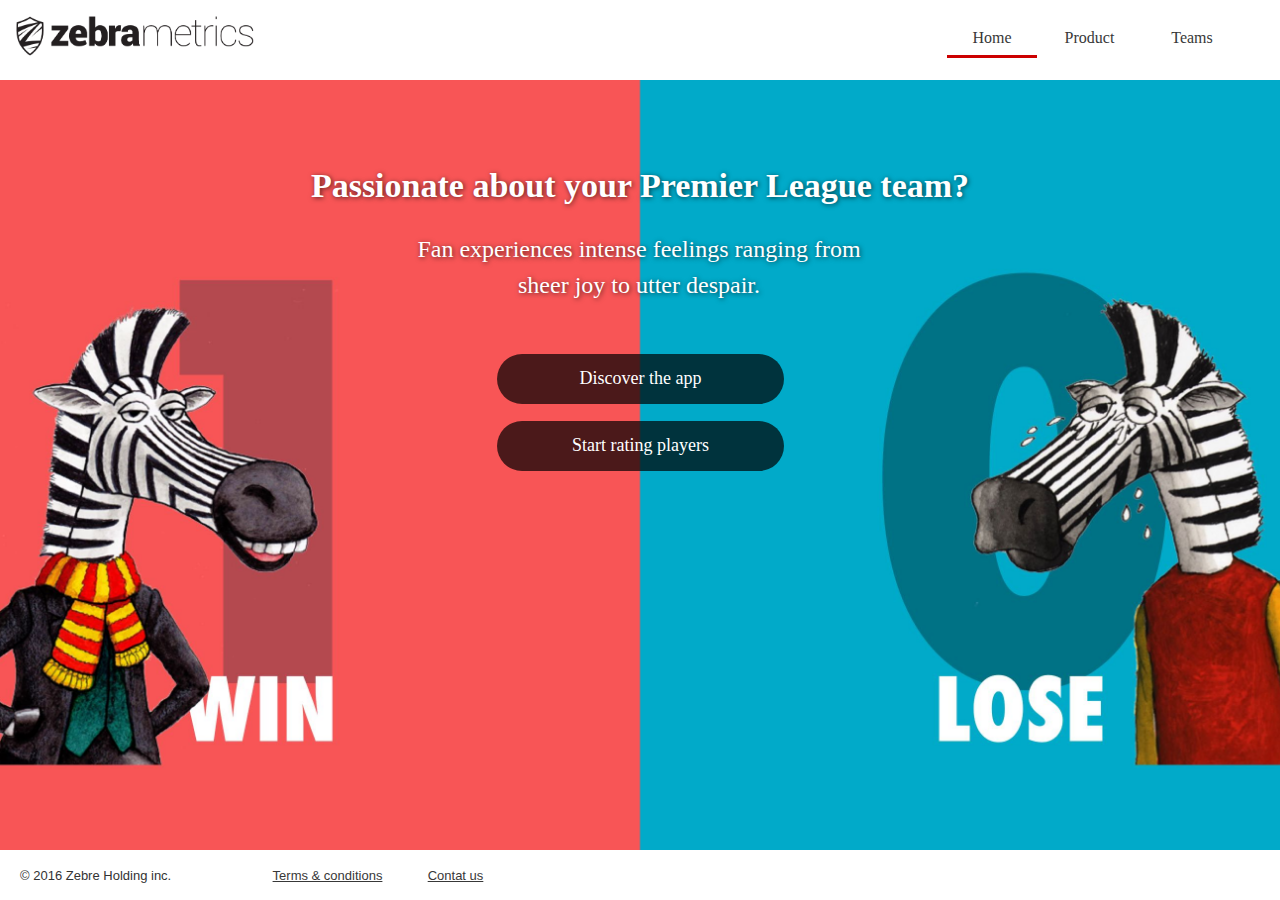
<file: index.html>
﻿<!DOCTYPE html>
<html>
  <head>
    <title>Home</title>
    <meta http-equiv="X-UA-Compatible" content="IE=edge"/>
    <meta http-equiv="content-type" content="text/html; charset=utf-8"/>
    <meta name="viewport" content="width=device-width, initial-scale=1.0"/>
    <meta name="apple-mobile-web-app-capable" content="yes"/>
    <link href="resources/css/axure_rp_page.css" type="text/css" rel="stylesheet"/>
    <link href="data/styles.css" type="text/css" rel="stylesheet"/>
    <link href="files/index/styles.css" type="text/css" rel="stylesheet"/>
    <link href="https://dl.dropboxusercontent.com/u/14014681/fonts/OpenSans/Style.css" type="text/css" rel="stylesheet"/>
    <link rel="shortcut icon" type="image/x-icon" href="Logo.png" />
    <script src="resources/scripts/jquery-1.7.1.min.js"></script>
    <script src="resources/scripts/jquery-ui-1.8.10.custom.min.js"></script>
    <script src="resources/scripts/axure/axQuery.js"></script>
    <script src="resources/scripts/axure/globals.js"></script>
    <script src="resources/scripts/axutils.js"></script>
    <script src="resources/scripts/axure/annotation.js"></script>
    <script src="resources/scripts/axure/axQuery.std.js"></script>
    <script src="resources/scripts/axure/doc.js"></script>
    <script src="data/document.js"></script>
    <script src="resources/scripts/messagecenter.js"></script>
    <script src="resources/scripts/axure/events.js"></script>
    <script src="resources/scripts/axure/recording.js"></script>
    <script src="resources/scripts/axure/action.js"></script>
    <script src="resources/scripts/axure/expr.js"></script>
    <script src="resources/scripts/axure/geometry.js"></script>
    <script src="resources/scripts/axure/flyout.js"></script>
    <script src="resources/scripts/axure/ie.js"></script>
    <script src="resources/scripts/axure/model.js"></script>
    <script src="resources/scripts/axure/repeater.js"></script>
    <script src="resources/scripts/axure/sto.js"></script>
    <script src="resources/scripts/axure/utils.temp.js"></script>
    <script src="resources/scripts/axure/variables.js"></script>
    <script src="resources/scripts/axure/drag.js"></script>
    <script src="resources/scripts/axure/move.js"></script>
    <script src="resources/scripts/axure/visibility.js"></script>
    <script src="resources/scripts/axure/style.js"></script>
    <script src="resources/scripts/axure/adaptive.js"></script>
    <script src="resources/scripts/axure/tree.js"></script>
    <script src="resources/scripts/axure/init.temp.js"></script>
    <script src="files/index/data.js"></script>
    <script src="resources/scripts/axure/legacy.js"></script>
    <script src="resources/scripts/axure/viewer.js"></script>
    <script src="resources/scripts/axure/math.js"></script>
    <script type="text/javascript">
      $axure.utils.getTransparentGifPath = function() { return 'resources/images/transparent.gif'; };
      $axure.utils.getOtherPath = function() { return 'resources/Other.html'; };
      $axure.utils.getReloadPath = function() { return 'resources/reload.html'; };
    </script>
  </head>
  <body>
    <div id="base" class="">

      <!-- Unnamed (Image) -->
      <div id="u0" class="ax_default image ax_default_unplaced" style="display: none; visibility: hidden">
        <img id="u0_img" class="img " src="resources/images/transparent.gif"/>
        <!-- Unnamed () -->
        <div id="u1" class="text" style="display: none; visibility: hidden">
          <p><span></span></p>
        </div>
      </div>

      <!-- Unnamed (Header) -->

      <!-- Unnamed (Dynamic Panel) -->
      <div id="u3" class="ax_default">
        <div id="u3_state0" class="panel_state" data-label="State1">
          <div id="u3_state0_content" class="panel_state_content">

            <!-- Home (Rectangle) -->
            <div id="u4" class="ax_default menu" data-label="Home">
              <div id="u4_div" class=""></div>
              <!-- Unnamed () -->
              <div id="u5" class="text" style="visibility: visible;">
                <p><span>Home</span></p>
              </div>
            </div>

            <!-- Product (Rectangle) -->
            <div id="u6" class="ax_default menu" data-label="Product">
              <div id="u6_div" class=""></div>
              <!-- Unnamed () -->
              <div id="u7" class="text" style="visibility: visible;">
                <p><span>Product</span></p>
              </div>
            </div>

            <!-- Partner (Rectangle) -->
            <div id="u8" class="ax_default menu" data-label="Partner">
              <div id="u8_div" class=""></div>
              <!-- Unnamed () -->
              <div id="u9" class="text" style="visibility: visible;">
                <p><span>Teams</span></p>
              </div>
            </div>
          </div>
        </div>
      </div>

      <!-- Logo (Logo) -->

      <!-- Logo (Dynamic Panel) -->
      <div id="u11" class="ax_default" data-label="Logo">
        <div id="u11_state0" class="panel_state" data-label="State1">
          <div id="u11_state0_content" class="panel_state_content">

            <!-- Unnamed (Image) -->
            <div id="u12" class="ax_default image">
              <img id="u12_img" class="img " src="images/index/u12.png"/>
              <!-- Unnamed () -->
              <div id="u13" class="text" style="display: none; visibility: hidden">
                <p><span></span></p>
              </div>
            </div>
          </div>
        </div>
      </div>

      <!-- Unnamed (Footer) -->

      <!-- Unnamed (Dynamic Panel) -->
      <div id="u15" class="ax_default">
        <div id="u15_state0" class="panel_state" data-label="State1">
          <div id="u15_state0_content" class="panel_state_content">

            <!-- Unnamed (Rectangle) -->
            <div id="u16" class="ax_default box_1">
              <div id="u16_div" class=""></div>
              <!-- Unnamed () -->
              <div id="u17" class="text" style="visibility: visible;">
                <p><span>© 2016 Zebre Holding inc. </span></p>
              </div>
            </div>

            <!-- Unnamed (Rectangle) -->
            <div id="u18" class="ax_default box_1">
              <div id="u18_div" class=""></div>
              <!-- Unnamed () -->
              <div id="u19" class="text" style="visibility: visible;">
                <p><span style="text-decoration:underline;">Terms &amp; conditions</span></p>
              </div>
            </div>

            <!-- Unnamed (Rectangle) -->
            <div id="u20" class="ax_default box_1">
              <div id="u20_div" class=""></div>
              <!-- Unnamed () -->
              <div id="u21" class="text" style="visibility: visible;">
                <p><span style="text-decoration:underline;">Contat us</span></p>
              </div>
            </div>
          </div>
        </div>
      </div>

      <!-- Unnamed (Rectangle) -->
      <div id="u22" class="ax_default box_1">
        <div id="u22_div" class=""></div>
        <!-- Unnamed () -->
        <div id="u23" class="text" style="visibility: visible;">
          <p><span>Passionate about your Premier League team?</span></p>
        </div>
      </div>

      <!-- Unnamed (Rectangle) -->
      <div id="u24" class="ax_default box_1">
        <div id="u24_div" class=""></div>
        <!-- Unnamed () -->
        <div id="u25" class="text" style="visibility: visible;">
          <p><span>Discover the app</span></p>
        </div>
      </div>

      <!-- Unnamed (Rectangle) -->
      <div id="u26" class="ax_default box_1">
        <div id="u26_div" class=""></div>
        <!-- Unnamed () -->
        <div id="u27" class="text" style="visibility: visible;">
          <p><span>Start rating players</span></p>
        </div>
      </div>

      <!-- Unnamed (Paragraph) -->
      <div id="u28" class="ax_default paragraph">
        <img id="u28_img" class="img " src="images/index/u28.png"/>
        <!-- Unnamed () -->
        <div id="u29" class="text" style="visibility: visible;">
          <p><span>Fan experiences intense feelings ranging from sheer joy to utter despair.</span></p>
        </div>
      </div>

      <!-- Unnamed (Rectangle) -->
      <div id="u30" class="ax_default box_1 ax_default_unplaced" style="display: none; visibility: hidden">
        <div id="u30_div" class=""></div>
        <!-- Unnamed () -->
        <div id="u31" class="text" style="display: none; visibility: hidden">
          <p><span></span></p>
        </div>
      </div>
    </div>
  </body>
</html>
</file>
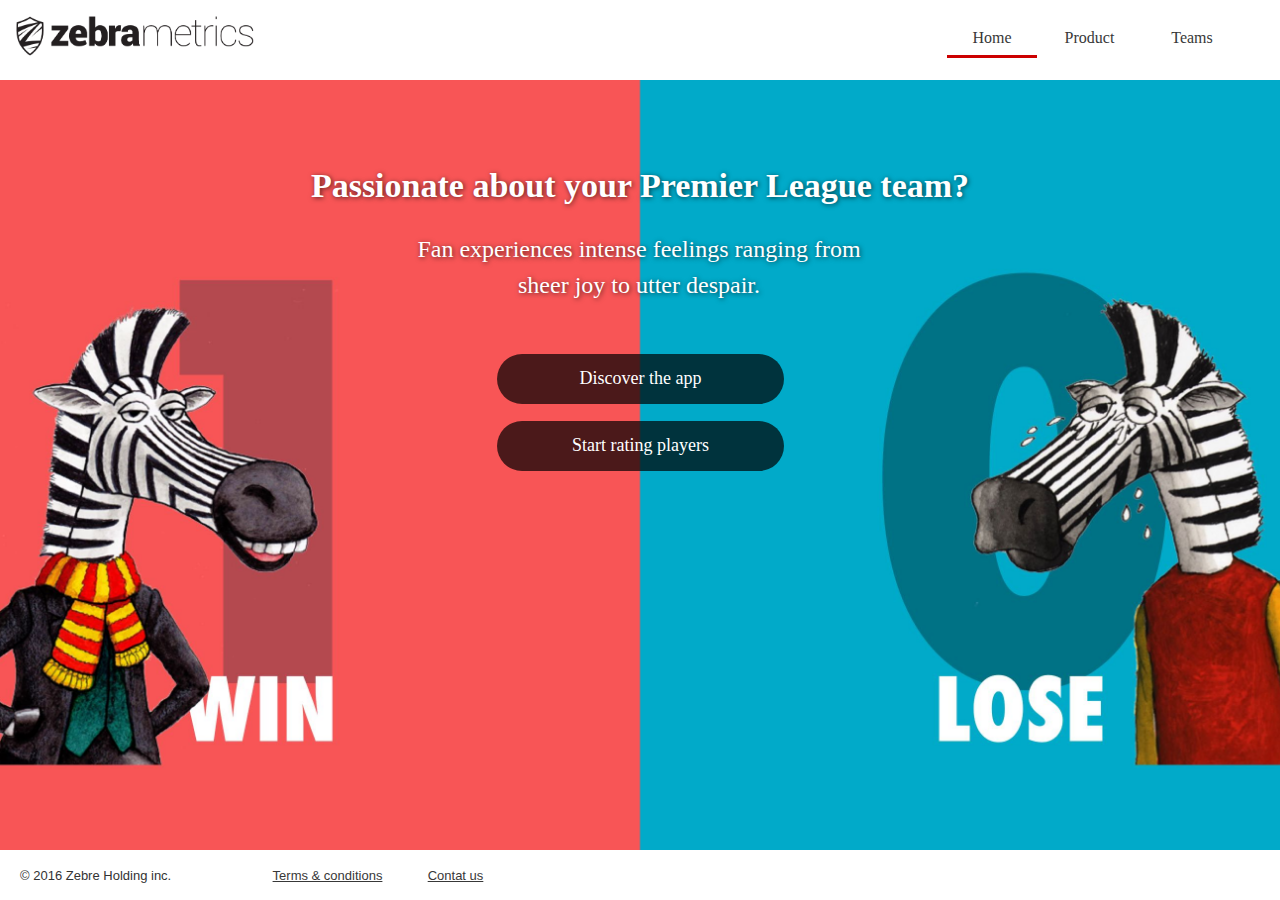
<file: home.html>
﻿<!DOCTYPE html>
<html>
  <head>
    <title>Home</title>
    <meta http-equiv="X-UA-Compatible" content="IE=edge"/>
    <meta http-equiv="content-type" content="text/html; charset=utf-8"/>
    <meta name="viewport" content="width=device-width, initial-scale=1.0"/>
    <meta name="apple-mobile-web-app-capable" content="yes"/>
    <link href="resources/css/axure_rp_page.css" type="text/css" rel="stylesheet"/>
    <link href="data/styles.css" type="text/css" rel="stylesheet"/>
    <link href="files/home/styles.css" type="text/css" rel="stylesheet"/>
    <link href="https://dl.dropboxusercontent.com/u/14014681/fonts/OpenSans/Style.css" type="text/css" rel="stylesheet"/>
    <script src="resources/scripts/jquery-1.7.1.min.js"></script>
    <script src="resources/scripts/jquery-ui-1.8.10.custom.min.js"></script>
    <script src="resources/scripts/axure/axQuery.js"></script>
    <script src="resources/scripts/axure/globals.js"></script>
    <script src="resources/scripts/axutils.js"></script>
    <script src="resources/scripts/axure/annotation.js"></script>
    <script src="resources/scripts/axure/axQuery.std.js"></script>
    <script src="resources/scripts/axure/doc.js"></script>
    <script src="data/document.js"></script>
    <script src="resources/scripts/messagecenter.js"></script>
    <script src="resources/scripts/axure/events.js"></script>
    <script src="resources/scripts/axure/recording.js"></script>
    <script src="resources/scripts/axure/action.js"></script>
    <script src="resources/scripts/axure/expr.js"></script>
    <script src="resources/scripts/axure/geometry.js"></script>
    <script src="resources/scripts/axure/flyout.js"></script>
    <script src="resources/scripts/axure/ie.js"></script>
    <script src="resources/scripts/axure/model.js"></script>
    <script src="resources/scripts/axure/repeater.js"></script>
    <script src="resources/scripts/axure/sto.js"></script>
    <script src="resources/scripts/axure/utils.temp.js"></script>
    <script src="resources/scripts/axure/variables.js"></script>
    <script src="resources/scripts/axure/drag.js"></script>
    <script src="resources/scripts/axure/move.js"></script>
    <script src="resources/scripts/axure/visibility.js"></script>
    <script src="resources/scripts/axure/style.js"></script>
    <script src="resources/scripts/axure/adaptive.js"></script>
    <script src="resources/scripts/axure/tree.js"></script>
    <script src="resources/scripts/axure/init.temp.js"></script>
    <script src="files/home/data.js"></script>
    <script src="resources/scripts/axure/legacy.js"></script>
    <script src="resources/scripts/axure/viewer.js"></script>
    <script src="resources/scripts/axure/math.js"></script>
    <script type="text/javascript">
      $axure.utils.getTransparentGifPath = function() { return 'resources/images/transparent.gif'; };
      $axure.utils.getOtherPath = function() { return 'resources/Other.html'; };
      $axure.utils.getReloadPath = function() { return 'resources/reload.html'; };
    </script>
    <link rel="shortcut icon" type="image/x-icon" href="Logo.png" />
  </head>
  <body>
    <div id="base" class="">

      <!-- Unnamed (Image) -->
      <div id="u0" class="ax_default image ax_default_unplaced" style="display: none; visibility: hidden">
        <img id="u0_img" class="img " src="resources/images/transparent.gif"/>
        <!-- Unnamed () -->
        <div id="u1" class="text" style="display: none; visibility: hidden">
          <p><span></span></p>
        </div>
      </div>

      <!-- Unnamed (Header) -->

      <!-- Unnamed (Dynamic Panel) -->
      <div id="u3" class="ax_default">
        <div id="u3_state0" class="panel_state" data-label="State1">
          <div id="u3_state0_content" class="panel_state_content">

            <!-- Home (Rectangle) -->
            <div id="u4" class="ax_default menu" data-label="Home">
              <div id="u4_div" class=""></div>
              <!-- Unnamed () -->
              <div id="u5" class="text" style="visibility: visible;">
                <p><span>Home</span></p>
              </div>
            </div>

            <!-- Product (Rectangle) -->
            <div id="u6" class="ax_default menu" data-label="Product">
              <div id="u6_div" class=""></div>
              <!-- Unnamed () -->
              <div id="u7" class="text" style="visibility: visible;">
                <p><span>Product</span></p>
              </div>
            </div>

            <!-- Partner (Rectangle) -->
            <div id="u8" class="ax_default menu" data-label="Partner">
              <div id="u8_div" class=""></div>
              <!-- Unnamed () -->
              <div id="u9" class="text" style="visibility: visible;">
                <p><span>Teams</span></p>
              </div>
            </div>
          </div>
        </div>
      </div>

      <!-- Logo (Logo) -->

      <!-- Logo (Dynamic Panel) -->
      <div id="u11" class="ax_default" data-label="Logo">
        <div id="u11_state0" class="panel_state" data-label="State1">
          <div id="u11_state0_content" class="panel_state_content">

            <!-- Unnamed (Image) -->
            <div id="u12" class="ax_default image">
              <img id="u12_img" class="img " src="images/home/u12.png"/>
              <!-- Unnamed () -->
              <div id="u13" class="text" style="display: none; visibility: hidden">
                <p><span></span></p>
              </div>
            </div>
          </div>
        </div>
      </div>

      <!-- Unnamed (Footer) -->

      <!-- Unnamed (Dynamic Panel) -->
      <div id="u15" class="ax_default">
        <div id="u15_state0" class="panel_state" data-label="State1">
          <div id="u15_state0_content" class="panel_state_content">

            <!-- Unnamed (Rectangle) -->
            <div id="u16" class="ax_default box_1">
              <div id="u16_div" class=""></div>
              <!-- Unnamed () -->
              <div id="u17" class="text" style="visibility: visible;">
                <p><span>© 2016 Zebre Holding inc. </span></p>
              </div>
            </div>

            <!-- Unnamed (Rectangle) -->
            <div id="u18" class="ax_default box_1">
              <div id="u18_div" class=""></div>
              <!-- Unnamed () -->
              <div id="u19" class="text" style="visibility: visible;">
                <p><span style="text-decoration:underline;">Terms &amp; conditions</span></p>
              </div>
            </div>

            <!-- Unnamed (Rectangle) -->
            <div id="u20" class="ax_default box_1">
              <div id="u20_div" class=""></div>
              <!-- Unnamed () -->
              <div id="u21" class="text" style="visibility: visible;">
                <p><span style="text-decoration:underline;">Contat us</span></p>
              </div>
            </div>
          </div>
        </div>
      </div>

      <!-- Unnamed (Rectangle) -->
      <div id="u22" class="ax_default box_1">
        <div id="u22_div" class=""></div>
        <!-- Unnamed () -->
        <div id="u23" class="text" style="visibility: visible;">
          <p><span>Passionate about your Premier League team?</span></p>
        </div>
      </div>

      <!-- Unnamed (Rectangle) -->
      <div id="u24" class="ax_default box_1">
        <div id="u24_div" class=""></div>
        <!-- Unnamed () -->
        <div id="u25" class="text" style="visibility: visible;">
          <p><span>Discover the app</span></p>
        </div>
      </div>

      <!-- Unnamed (Rectangle) -->
      <div id="u26" class="ax_default box_1">
        <div id="u26_div" class=""></div>
        <!-- Unnamed () -->
        <div id="u27" class="text" style="visibility: visible;">
          <p><span>Start rating players</span></p>
        </div>
      </div>

      <!-- Unnamed (Paragraph) -->
      <div id="u28" class="ax_default paragraph">
        <img id="u28_img" class="img " src="images/home/u28.png"/>
        <!-- Unnamed () -->
        <div id="u29" class="text" style="visibility: visible;">
          <p><span>Fan experiences intense feelings ranging from sheer joy to utter despair.</span></p>
        </div>
      </div>

      <!-- Unnamed (Rectangle) -->
      <div id="u30" class="ax_default box_1 ax_default_unplaced" style="display: none; visibility: hidden">
        <div id="u30_div" class=""></div>
        <!-- Unnamed () -->
        <div id="u31" class="text" style="display: none; visibility: hidden">
          <p><span></span></p>
        </div>
      </div>
    </div>
  </body>
</html>
</file>
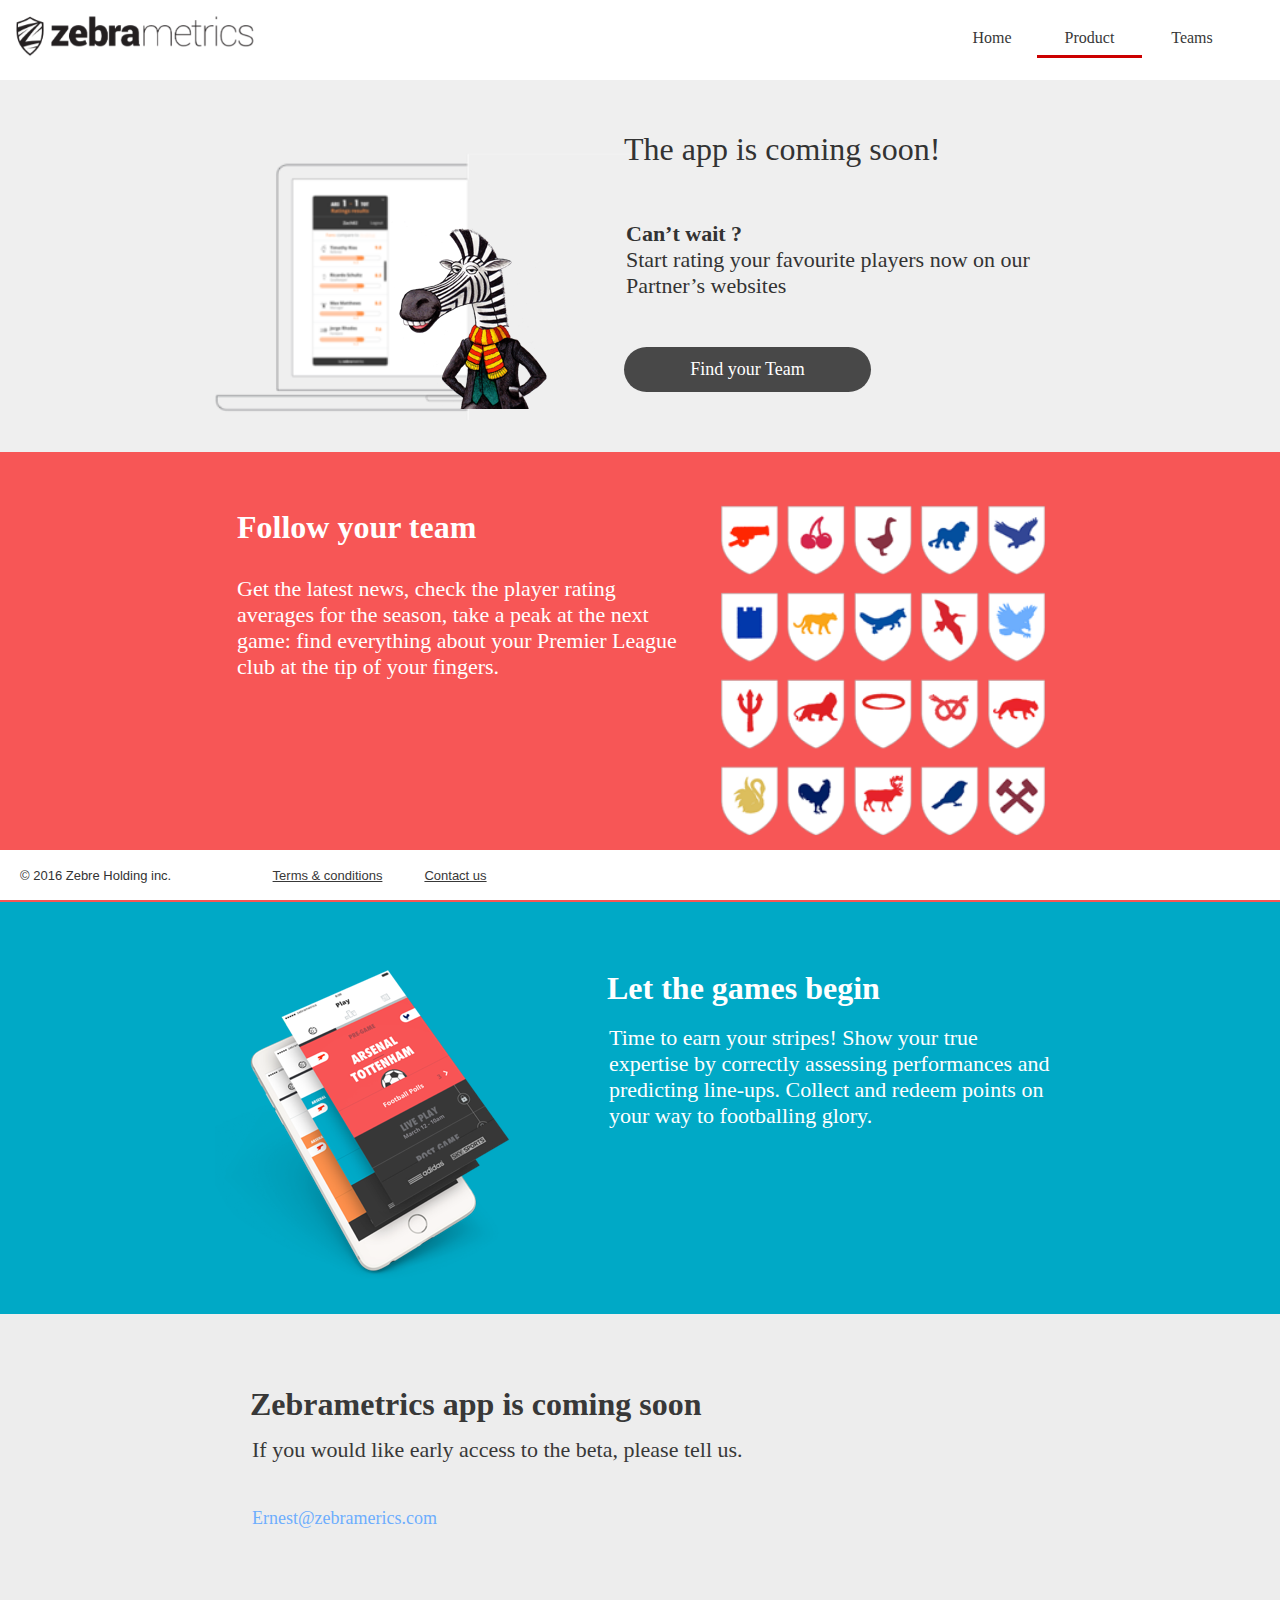
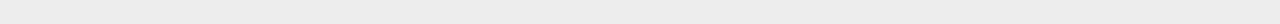
<file: product.html>
﻿<!DOCTYPE html>
<html>
  <head>
    <title>Product</title>
    <meta http-equiv="X-UA-Compatible" content="IE=edge"/>
    <meta http-equiv="content-type" content="text/html; charset=utf-8"/>
    <meta name="viewport" content="width=device-width, initial-scale=1.0"/>
    <meta name="apple-mobile-web-app-capable" content="yes"/>
    <link href="resources/css/axure_rp_page.css" type="text/css" rel="stylesheet"/>
    <link href="data/styles.css" type="text/css" rel="stylesheet"/>
    <link href="files/product/styles.css" type="text/css" rel="stylesheet"/>
    <link href="https://dl.dropboxusercontent.com/u/14014681/fonts/OpenSans/Style.css" type="text/css" rel="stylesheet"/>
    <link rel="shortcut icon" type="image/x-icon" href="Logo.png" />
    <script src="resources/scripts/jquery-1.7.1.min.js"></script>
    <script src="resources/scripts/jquery-ui-1.8.10.custom.min.js"></script>
    <script src="resources/scripts/axure/axQuery.js"></script>
    <script src="resources/scripts/axure/globals.js"></script>
    <script src="resources/scripts/axutils.js"></script>
    <script src="resources/scripts/axure/annotation.js"></script>
    <script src="resources/scripts/axure/axQuery.std.js"></script>
    <script src="resources/scripts/axure/doc.js"></script>
    <script src="data/document.js"></script>
    <script src="resources/scripts/messagecenter.js"></script>
    <script src="resources/scripts/axure/events.js"></script>
    <script src="resources/scripts/axure/recording.js"></script>
    <script src="resources/scripts/axure/action.js"></script>
    <script src="resources/scripts/axure/expr.js"></script>
    <script src="resources/scripts/axure/geometry.js"></script>
    <script src="resources/scripts/axure/flyout.js"></script>
    <script src="resources/scripts/axure/ie.js"></script>
    <script src="resources/scripts/axure/model.js"></script>
    <script src="resources/scripts/axure/repeater.js"></script>
    <script src="resources/scripts/axure/sto.js"></script>
    <script src="resources/scripts/axure/utils.temp.js"></script>
    <script src="resources/scripts/axure/variables.js"></script>
    <script src="resources/scripts/axure/drag.js"></script>
    <script src="resources/scripts/axure/move.js"></script>
    <script src="resources/scripts/axure/visibility.js"></script>
    <script src="resources/scripts/axure/style.js"></script>
    <script src="resources/scripts/axure/adaptive.js"></script>
    <script src="resources/scripts/axure/tree.js"></script>
    <script src="resources/scripts/axure/init.temp.js"></script>
    <script src="files/product/data.js"></script>
    <script src="resources/scripts/axure/legacy.js"></script>
    <script src="resources/scripts/axure/viewer.js"></script>
    <script src="resources/scripts/axure/math.js"></script>
    <script type="text/javascript">
      $axure.utils.getTransparentGifPath = function() { return 'resources/images/transparent.gif'; };
      $axure.utils.getOtherPath = function() { return 'resources/Other.html'; };
      $axure.utils.getReloadPath = function() { return 'resources/reload.html'; };
    </script>
  </head>
  <body>
    <div id="base" class="">

      <!-- Unnamed (Dynamic Panel) -->
      <div id="u32" class="ax_default">
        <div id="u32_state0" class="panel_state" data-label="State1">
          <div id="u32_state0_content" class="panel_state_content">

            <!-- Unnamed (Rectangle) -->
            <div id="u33" class="ax_default box_1">
              <div id="u33_div" class=""></div>
              <!-- Unnamed () -->
              <div id="u34" class="text" style="visibility: visible;">
                <p><span>Time to earn your stripes! Show your true expertise by correctly assessing performances and predicting line-ups. Collect and redeem points on your way to footballing glory.</span></p>
              </div>
            </div>

            <!-- Unnamed (Image) -->
            <div id="u35" class="ax_default image">
              <img id="u35_img" class="img " src="images/product/u35.png"/>
              <!-- Unnamed () -->
              <div id="u36" class="text" style="display: none; visibility: hidden">
                <p><span></span></p>
              </div>
            </div>

            <!-- Unnamed (Paragraph) -->
            <div id="u37" class="ax_default paragraph">
              <img id="u37_img" class="img " src="images/product/u37.png"/>
              <!-- Unnamed () -->
              <div id="u38" class="text" style="visibility: visible;">
                <p><span>Let the games begin</span></p>
              </div>
            </div>
          </div>
        </div>
      </div>

      <!-- Unnamed (Header) -->

      <!-- Unnamed (Dynamic Panel) -->
      <div id="u40" class="ax_default">
        <div id="u40_state0" class="panel_state" data-label="State1">
          <div id="u40_state0_content" class="panel_state_content">

            <!-- Home (Rectangle) -->
            <div id="u41" class="ax_default menu" data-label="Home">
              <div id="u41_div" class=""></div>
              <!-- Unnamed () -->
              <div id="u42" class="text" style="visibility: visible;">
                <p><span>Home</span></p>
              </div>
            </div>

            <!-- Product (Rectangle) -->
            <div id="u43" class="ax_default menu" data-label="Product">
              <div id="u43_div" class=""></div>
              <!-- Unnamed () -->
              <div id="u44" class="text" style="visibility: visible;">
                <p><span>Product</span></p>
              </div>
            </div>

            <!-- Partner (Rectangle) -->
            <div id="u45" class="ax_default menu" data-label="Partner">
              <div id="u45_div" class=""></div>
              <!-- Unnamed () -->
              <div id="u46" class="text" style="visibility: visible;">
                <p><span>Teams</span></p>
              </div>
            </div>
          </div>
        </div>
      </div>

      <!-- Unnamed (Logo) -->

      <!-- Logo (Dynamic Panel) -->
      <div id="u48" class="ax_default" data-label="Logo">
        <div id="u48_state0" class="panel_state" data-label="State1">
          <div id="u48_state0_content" class="panel_state_content">

            <!-- Unnamed (Image) -->
            <div id="u49" class="ax_default image">
              <img id="u49_img" class="img " src="images/index/u12.png"/>
              <!-- Unnamed () -->
              <div id="u50" class="text" style="display: none; visibility: hidden">
                <p><span></span></p>
              </div>
            </div>
          </div>
        </div>
      </div>

      <!-- Unnamed (Dynamic Panel) -->
      <div id="u51" class="ax_default ax_default_hidden" style="display: none; visibility: hidden">
        <div id="u51_state0" class="panel_state" data-label="State1">
          <div id="u51_state0_content" class="panel_state_content">

            <!-- Unnamed (Rectangle) -->
            <div id="u52" class="ax_default box_1">
              <div id="u52_div" class=""></div>
              <!-- Unnamed () -->
              <div id="u53" class="text" style="visibility: visible;">
                <p><span>I'm passionate about my Premier League team</span></p><p><span>I experience all the season's ups and downs</span></p><p><span>I want to share my emotions</span></p>
              </div>
            </div>

            <!-- Unnamed (Paragraph) -->
            <div id="u54" class="ax_default paragraph">
              <img id="u54_img" class="img " src="images/product/u54.png"/>
              <!-- Unnamed () -->
              <div id="u55" class="text" style="visibility: visible;">
                <p><span>My opinion counts a great zeal!</span></p>
              </div>
            </div>
          </div>
        </div>
      </div>

      <!-- Unnamed (Dynamic Panel) -->
      <div id="u56" class="ax_default">
        <div id="u56_state0" class="panel_state" data-label="State1">
          <div id="u56_state0_content" class="panel_state_content">

            <!-- Unnamed (Image) -->
            <div id="u57" class="ax_default image">
              <img id="u57_img" class="img " src="images/product/u57.png"/>
              <!-- Unnamed () -->
              <div id="u58" class="text" style="display: none; visibility: hidden">
                <p><span></span></p>
              </div>
            </div>

            <!-- Unnamed (Image) -->
            <div id="u59" class="ax_default image">
              <img id="u59_img" class="img " src="images/product/u59.png"/>
              <!-- Unnamed () -->
              <div id="u60" class="text" style="display: none; visibility: hidden">
                <p><span></span></p>
              </div>
            </div>

            <!-- Unnamed (Rectangle) -->
            <div id="u61" class="ax_default box_1">
              <div id="u61_div" class=""></div>
              <!-- Unnamed () -->
              <div id="u62" class="text" style="visibility: visible;">
                <p><span style="font-family:'OpenSans-Bold', 'Open Sans Bold', 'Open Sans';font-weight:700;">Can’t wait ? </span><span style="font-family:'OpenSans', 'Open Sans';font-weight:400;"></span></p><p><span style="font-family:'OpenSans', 'Open Sans';font-weight:400;">Start rating your favourite players now on our Partner’s websites</span></p>
              </div>
            </div>

            <!-- Unnamed (Image) -->
            <div id="u63" class="ax_default image">
              <img id="u63_img" class="img " src="images/product/u63.png"/>
              <!-- Unnamed () -->
              <div id="u64" class="text" style="display: none; visibility: hidden">
                <p><span></span></p>
              </div>
            </div>

            <!-- Unnamed (Rectangle) -->
            <div id="u65" class="ax_default box_1">
              <div id="u65_div" class=""></div>
              <!-- Unnamed () -->
              <div id="u66" class="text" style="visibility: visible;">
                <p><span>Find your Team</span></p>
              </div>
            </div>

            <!-- Unnamed (Paragraph) -->
            <div id="u67" class="ax_default paragraph">
              <img id="u67_img" class="img " src="images/product/u67.png"/>
              <!-- Unnamed () -->
              <div id="u68" class="text" style="visibility: visible;">
                <p><span>The app is coming soon!</span></p>
              </div>
            </div>
          </div>
        </div>
      </div>

      <!-- Unnamed (Dynamic Panel) -->
      <div id="u69" class="ax_default">
        <div id="u69_state0" class="panel_state" data-label="State1">
          <div id="u69_state0_content" class="panel_state_content">

            <!-- Unnamed (Rectangle) -->
            <div id="u70" class="ax_default box_1">
              <div id="u70_div" class=""></div>
              <!-- Unnamed () -->
              <div id="u71" class="text" style="visibility: visible;">
                <p><span>Get the latest news, check the player rating averages for the season, take a peak at the next game: find everything about your Premier League club at the tip of your fingers.</span></p>
              </div>
            </div>

            <!-- Unnamed (Image) -->
            <div id="u72" class="ax_default image">
              <img id="u72_img" class="img " src="images/product/u72.png"/>
              <!-- Unnamed () -->
              <div id="u73" class="text" style="display: none; visibility: hidden">
                <p><span></span></p>
              </div>
            </div>

            <!-- Unnamed (Rectangle) -->
            <div id="u74" class="ax_default box_1">
              <div id="u74_div" class=""></div>
              <!-- Unnamed () -->
              <div id="u75" class="text" style="visibility: visible;">
                <p><span>Follow your team</span></p>
              </div>
            </div>

            <!-- Unnamed (Rectangle) -->
            <div id="u76" class="ax_default box_1">
              <div id="u76_div" class=""></div>
              <!-- Unnamed () -->
              <div id="u77" class="text" style="display: none; visibility: hidden">
                <p><span></span></p>
              </div>
            </div>

            <!-- Unnamed (Rectangle) -->
            <div id="u78" class="ax_default box_1">
              <div id="u78_div" class=""></div>
              <!-- Unnamed () -->
              <div id="u79" class="text" style="display: none; visibility: hidden">
                <p><span></span></p>
              </div>
            </div>

            <!-- Unnamed (Rectangle) -->
            <div id="u80" class="ax_default box_1">
              <div id="u80_div" class=""></div>
              <!-- Unnamed () -->
              <div id="u81" class="text" style="display: none; visibility: hidden">
                <p><span></span></p>
              </div>
            </div>

            <!-- Unnamed (Rectangle) -->
            <div id="u82" class="ax_default box_1">
              <div id="u82_div" class=""></div>
              <!-- Unnamed () -->
              <div id="u83" class="text" style="display: none; visibility: hidden">
                <p><span></span></p>
              </div>
            </div>
          </div>
        </div>
      </div>

      <!-- Unnamed (Dynamic Panel) -->
      <div id="u84" class="ax_default">
        <div id="u84_state0" class="panel_state" data-label="State1">
          <div id="u84_state0_content" class="panel_state_content">
          </div>
        </div>
      </div>

      <!-- Unnamed (Rectangle) -->
      <div id="u85" class="ax_default box_1">
        <div id="u85_div" class=""></div>
        <!-- Unnamed () -->
        <div id="u86" class="text" style="visibility: visible;">
          <p><span>If you would like early access to the beta, please tell us.</span></p>
        </div>
      </div>

      <!-- Unnamed (Rectangle) -->
      <div id="u87" class="ax_default box_1 ax_default_hidden" style="display: none; visibility: hidden">
        <div id="u87_div" class=""></div>
        <!-- Unnamed () -->
        <div id="u88" class="text" style="visibility: visible;">
          <p><span>Get notified</span></p>
        </div>
      </div>

      <!-- Unnamed (Text Field) -->
      <div id="u89" class="ax_default text_field">
        <input id="u89_input" type="text" value="Ernest@zebramerics.com" readonly/>
      </div>

      <!-- Unnamed (Horizontal Line) -->
      <div id="u90" class="ax_default line ax_default_hidden" style="display: none; visibility: hidden">
        <img id="u90_img" class="img " src="images/product/u90.png"/>
        <!-- Unnamed () -->
        <div id="u91" class="text" style="display: none; visibility: hidden">
          <p><span></span></p>
        </div>
      </div>

      <!-- Unnamed (Paragraph) -->
      <div id="u92" class="ax_default paragraph">
        <img id="u92_img" class="img " src="images/product/u92.png"/>
        <!-- Unnamed () -->
        <div id="u93" class="text" style="visibility: visible;">
          <p><span>Zebrametrics app is coming soon</span></p>
        </div>
      </div>

      <!-- Unnamed (Footer) -->

      <!-- Unnamed (Dynamic Panel) -->
      <div id="u95" class="ax_default">
        <div id="u95_state0" class="panel_state" data-label="State1">
          <div id="u95_state0_content" class="panel_state_content">

            <!-- Unnamed (Rectangle) -->
            <div id="u96" class="ax_default box_1">
              <div id="u96_div" class=""></div>
              <!-- Unnamed () -->
              <div id="u97" class="text" style="visibility: visible;">
                <p><span>© 2016 Zebre Holding inc. </span></p>
              </div>
            </div>

            <!-- Unnamed (Rectangle) -->
            <div id="u98" class="ax_default box_1">
              <div id="u98_div" class=""></div>
              <!-- Unnamed () -->
              <div id="u99" class="text" style="visibility: visible;">
                <p><span style="text-decoration:underline;">Terms &amp; conditions</span></p>
              </div>
            </div>

            <!-- Unnamed (Rectangle) -->
            <div id="u100" class="ax_default box_1">
              <div id="u100_div" class=""></div>
              <!-- Unnamed () -->
              <div id="u101" class="text" style="visibility: visible;">
                <p><span style="text-decoration:underline;">Contact us</span></p>
              </div>
            </div>
          </div>
        </div>
      </div>
    </div>
  </body>
</html>
</file>
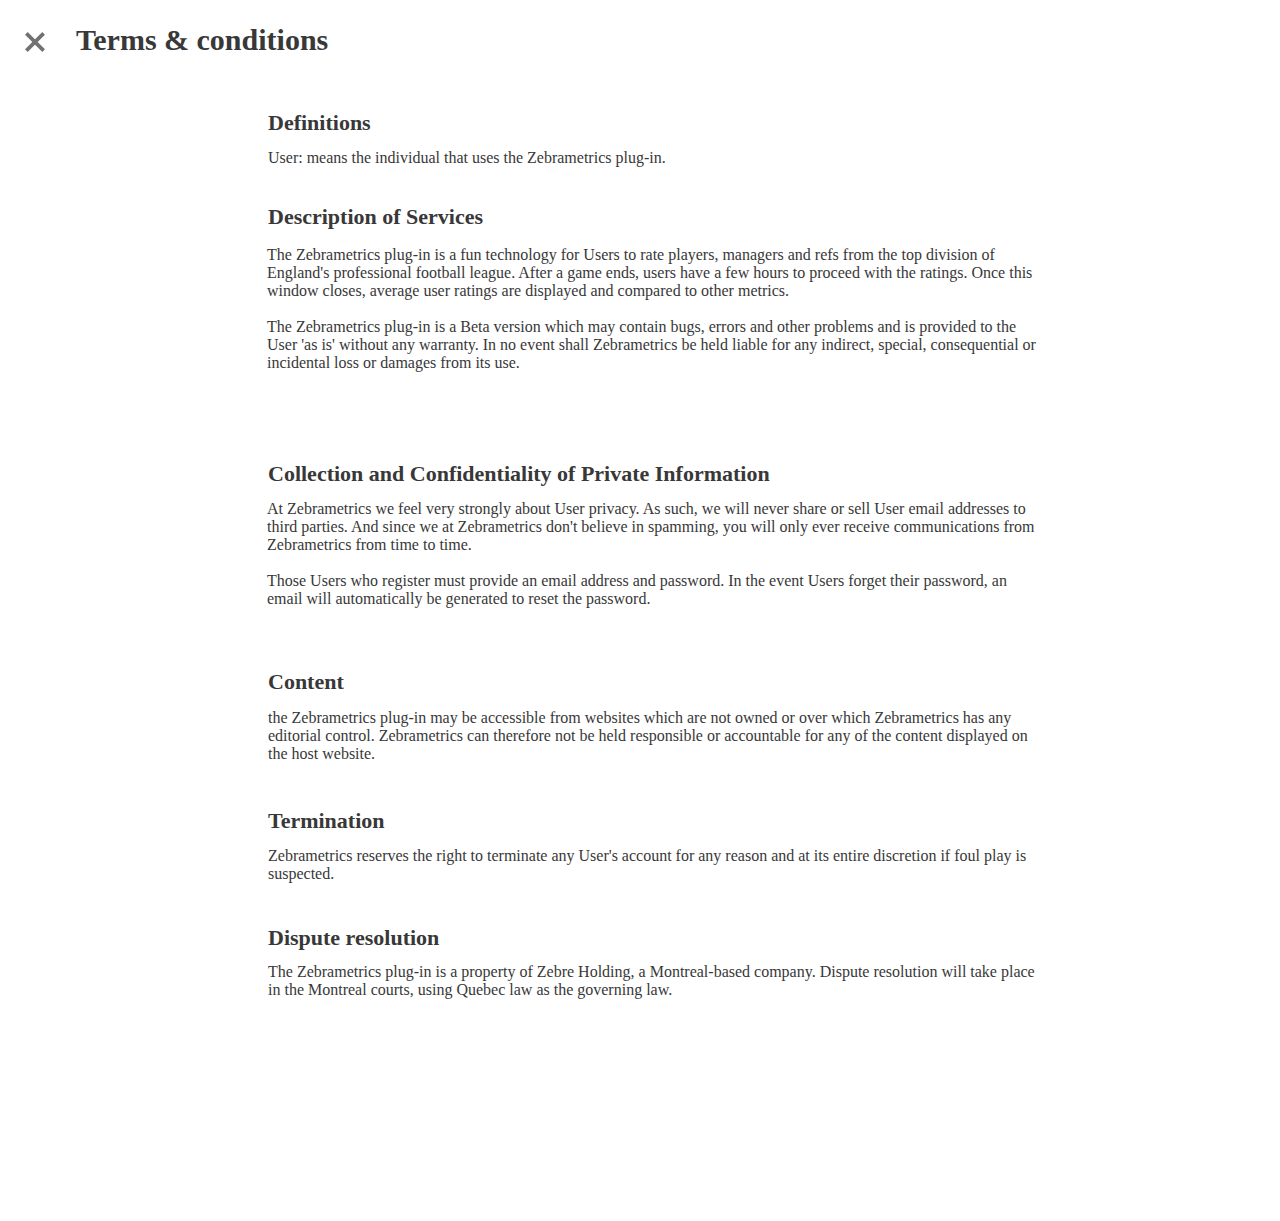
<file: tc.html>
﻿<!DOCTYPE html>
<html>
  <head>
    <title>TC</title>
    <meta http-equiv="X-UA-Compatible" content="IE=edge"/>
    <meta http-equiv="content-type" content="text/html; charset=utf-8"/>
    <meta name="viewport" content="width=device-width, initial-scale=1.0"/>
    <meta name="apple-mobile-web-app-capable" content="yes"/>
    <link href="resources/css/axure_rp_page.css" type="text/css" rel="stylesheet"/>
    <link href="data/styles.css" type="text/css" rel="stylesheet"/>
    <link href="files/tc/styles.css" type="text/css" rel="stylesheet"/>
    <link href="https://dl.dropboxusercontent.com/u/14014681/fonts/OpenSans/Style.css" type="text/css" rel="stylesheet"/>
    <link rel="shortcut icon" type="image/x-icon" href="Logo.png" />
    <script src="resources/scripts/jquery-1.7.1.min.js"></script>
    <script src="resources/scripts/jquery-ui-1.8.10.custom.min.js"></script>
    <script src="resources/scripts/axure/axQuery.js"></script>
    <script src="resources/scripts/axure/globals.js"></script>
    <script src="resources/scripts/axutils.js"></script>
    <script src="resources/scripts/axure/annotation.js"></script>
    <script src="resources/scripts/axure/axQuery.std.js"></script>
    <script src="resources/scripts/axure/doc.js"></script>
    <script src="data/document.js"></script>
    <script src="resources/scripts/messagecenter.js"></script>
    <script src="resources/scripts/axure/events.js"></script>
    <script src="resources/scripts/axure/recording.js"></script>
    <script src="resources/scripts/axure/action.js"></script>
    <script src="resources/scripts/axure/expr.js"></script>
    <script src="resources/scripts/axure/geometry.js"></script>
    <script src="resources/scripts/axure/flyout.js"></script>
    <script src="resources/scripts/axure/ie.js"></script>
    <script src="resources/scripts/axure/model.js"></script>
    <script src="resources/scripts/axure/repeater.js"></script>
    <script src="resources/scripts/axure/sto.js"></script>
    <script src="resources/scripts/axure/utils.temp.js"></script>
    <script src="resources/scripts/axure/variables.js"></script>
    <script src="resources/scripts/axure/drag.js"></script>
    <script src="resources/scripts/axure/move.js"></script>
    <script src="resources/scripts/axure/visibility.js"></script>
    <script src="resources/scripts/axure/style.js"></script>
    <script src="resources/scripts/axure/adaptive.js"></script>
    <script src="resources/scripts/axure/tree.js"></script>
    <script src="resources/scripts/axure/init.temp.js"></script>
    <script src="files/tc/data.js"></script>
    <script src="resources/scripts/axure/legacy.js"></script>
    <script src="resources/scripts/axure/viewer.js"></script>
    <script src="resources/scripts/axure/math.js"></script>
    <script type="text/javascript">
      $axure.utils.getTransparentGifPath = function() { return 'resources/images/transparent.gif'; };
      $axure.utils.getOtherPath = function() { return 'resources/Other.html'; };
      $axure.utils.getReloadPath = function() { return 'resources/reload.html'; };
    </script>
  </head>
  <body>
    <div id="base" class="">

      <!-- Unnamed (Dynamic Panel) -->
      <div id="u317" class="ax_default">
        <div id="u317_state0" class="panel_state" data-label="State1">
          <div id="u317_state0_content" class="panel_state_content">

            <!-- Unnamed (Paragraph) -->
            <div id="u318" class="ax_default paragraph">
              <img id="u318_img" class="img " src="images/tc/u318.png"/>
              <!-- Unnamed () -->
              <div id="u319" class="text" style="visibility: visible;">
                <p><span>Description of Services </span></p>
              </div>
            </div>

            <!-- Unnamed (Paragraph) -->
            <div id="u320" class="ax_default paragraph">
              <img id="u320_img" class="img " src="images/tc/u320.png"/>
              <!-- Unnamed () -->
              <div id="u321" class="text" style="visibility: visible;">
                <p><span>The Zebrametrics plug-in is a fun technology for Users to rate players, managers and refs from the top division of England's professional football league. After a game ends, users have a few hours to proceed with the ratings. Once this window closes, average user ratings are displayed and compared to other metrics. </span></p><p><span><br></span></p><p><span>The Zebrametrics plug-in is a Beta version which may contain bugs, errors and other problems and is provided to the User 'as is' without any warranty. In no event shall Zebrametrics be held liable for any indirect, special, consequential or incidental loss or damages from its use. </span></p>
              </div>
            </div>

            <!-- Unnamed (Paragraph) -->
            <div id="u322" class="ax_default paragraph">
              <img id="u322_img" class="img " src="images/tc/u322.png"/>
              <!-- Unnamed () -->
              <div id="u323" class="text" style="visibility: visible;">
                <p><span>Collection and Confidentiality of Private Information</span></p>
              </div>
            </div>

            <!-- Unnamed (Paragraph) -->
            <div id="u324" class="ax_default paragraph">
              <img id="u324_img" class="img " src="images/tc/u324.png"/>
              <!-- Unnamed () -->
              <div id="u325" class="text" style="visibility: visible;">
                <p><span>the Zebrametrics plug-in may be accessible from websites which are not owned or over which Zebrametrics has any editorial control. Zebrametrics can therefore not be held responsible or accountable for any of the content displayed on the host website.</span></p>
              </div>
            </div>

            <!-- Unnamed (Paragraph) -->
            <div id="u326" class="ax_default paragraph">
              <img id="u326_img" class="img " src="images/tc/u326.png"/>
              <!-- Unnamed () -->
              <div id="u327" class="text" style="visibility: visible;">
                <p><span>Termination</span></p>
              </div>
            </div>

            <!-- Unnamed (Paragraph) -->
            <div id="u328" class="ax_default paragraph">
              <img id="u328_img" class="img " src="images/tc/u328.png"/>
              <!-- Unnamed () -->
              <div id="u329" class="text" style="visibility: visible;">
                <p><span>Zebrametrics reserves the right to terminate any User's account for any reason and at its entire discretion if foul play is suspected.&nbsp; </span></p>
              </div>
            </div>

            <!-- Unnamed (Paragraph) -->
            <div id="u330" class="ax_default paragraph">
              <img id="u330_img" class="img " src="images/tc/u330.png"/>
              <!-- Unnamed () -->
              <div id="u331" class="text" style="visibility: visible;">
                <p><span>Dispute resolution</span></p>
              </div>
            </div>

            <!-- Unnamed (Paragraph) -->
            <div id="u332" class="ax_default paragraph">
              <img id="u332_img" class="img " src="images/tc/u328.png"/>
              <!-- Unnamed () -->
              <div id="u333" class="text" style="visibility: visible;">
                <p><span>The Zebrametrics plug-in is a property of Zebre Holding, a Montreal-based company. Dispute resolution will take place in the Montreal courts, using Quebec law as the governing law. </span></p>
              </div>
            </div>

            <!-- Unnamed (Paragraph) -->
            <div id="u334" class="ax_default paragraph">
              <img id="u334_img" class="img " src="images/tc/u334.png"/>
              <!-- Unnamed () -->
              <div id="u335" class="text" style="visibility: visible;">
                <p><span>User: means the individual that uses the Zebrametrics plug-in. </span></p>
              </div>
            </div>

            <!-- Unnamed (Paragraph) -->
            <div id="u336" class="ax_default paragraph">
              <img id="u336_img" class="img " src="images/tc/u336.png"/>
              <!-- Unnamed () -->
              <div id="u337" class="text" style="visibility: visible;">
                <p><span>Definitions&nbsp; </span></p>
              </div>
            </div>

            <!-- Unnamed (Paragraph) -->
            <div id="u338" class="ax_default paragraph">
              <img id="u338_img" class="img " src="images/tc/u338.png"/>
              <!-- Unnamed () -->
              <div id="u339" class="text" style="visibility: visible;">
                <p><span>At Zebrametrics we feel very strongly about User privacy. As such, we will never share or sell User email addresses to third parties. And since we at Zebrametrics don't believe in spamming, you will only ever receive communications from Zebrametrics from time to time. </span></p><p><span><br></span></p><p><span>Those Users who register must provide an email address and password. In the event Users forget their password, an email will automatically be generated to reset the password. </span></p>
              </div>
            </div>

            <!-- Unnamed (Paragraph) -->
            <div id="u340" class="ax_default paragraph">
              <img id="u340_img" class="img " src="images/tc/u322.png"/>
              <!-- Unnamed () -->
              <div id="u341" class="text" style="visibility: visible;">
                <p><span>Content</span></p>
              </div>
            </div>
          </div>
        </div>
      </div>

      <!-- Unnamed (Header TC) -->

      <!-- Unnamed (Dynamic Panel) -->
      <div id="u343" class="ax_default">
        <div id="u343_state0" class="panel_state" data-label="State1">
          <div id="u343_state0_content" class="panel_state_content">

            <!-- Unnamed (Paragraph) -->
            <div id="u344" class="ax_default paragraph">
              <img id="u344_img" class="img " src="images/tc/u344.png"/>
              <!-- Unnamed () -->
              <div id="u345" class="text" style="visibility: visible;">
                <p><span>Terms &amp; conditions</span></p>
              </div>
            </div>

            <!-- Unnamed (Shape) -->
            <div id="u346" class="ax_default icon">
              <img id="u346_img" class="img " src="images/tc/u346.png"/>
              <!-- Unnamed () -->
              <div id="u347" class="text" style="display: none; visibility: hidden">
                <p><span></span></p>
              </div>
            </div>
          </div>
        </div>
      </div>
    </div>
  </body>
</html>
</file>
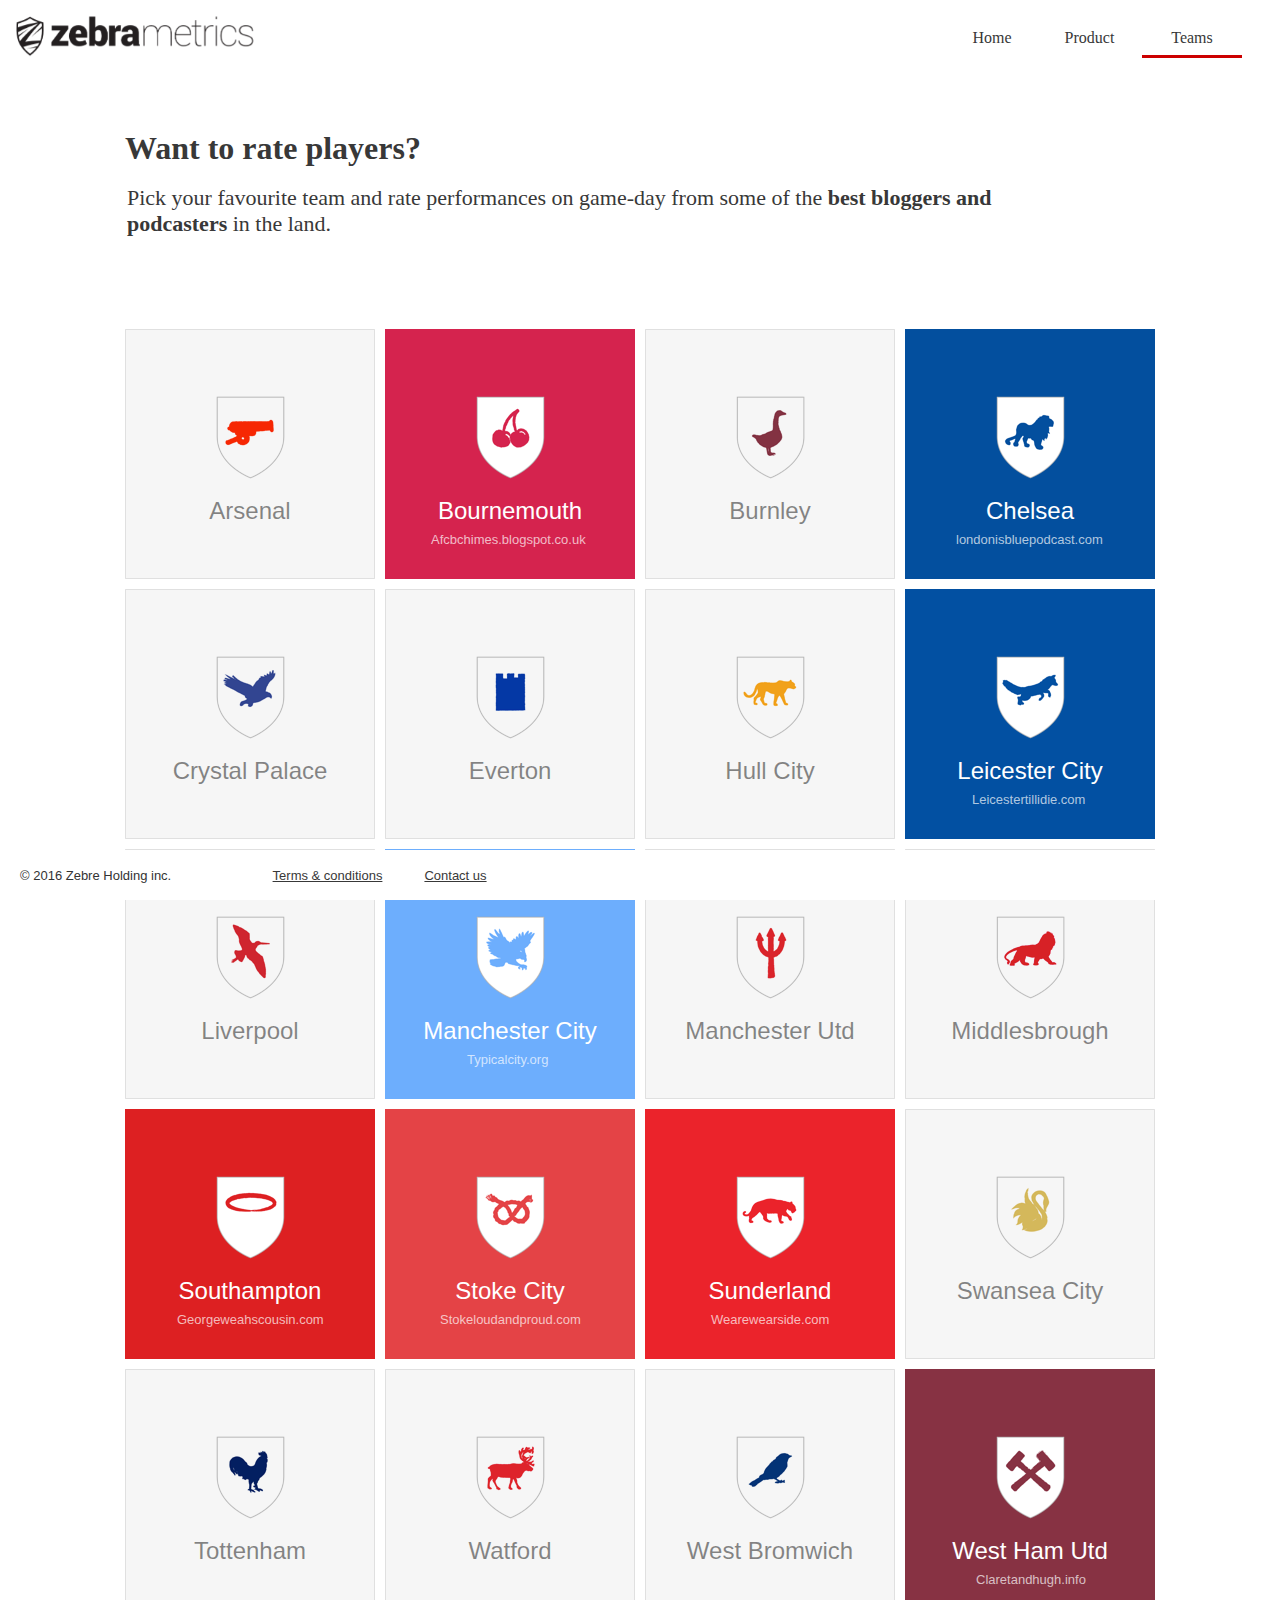
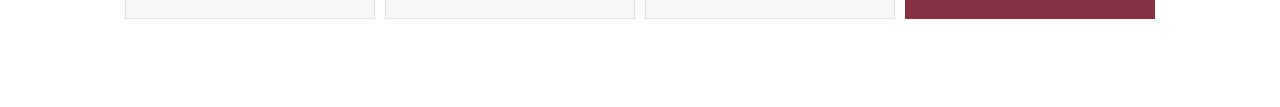
<file: teams.html>
﻿<!DOCTYPE html>
<html>
  <head>
    <title>Teams</title>
    <meta http-equiv="X-UA-Compatible" content="IE=edge"/>
    <meta http-equiv="content-type" content="text/html; charset=utf-8"/>
    <meta name="viewport" content="width=device-width, initial-scale=1.0"/>
    <meta name="apple-mobile-web-app-capable" content="yes"/>
    <link href="resources/css/axure_rp_page.css" type="text/css" rel="stylesheet"/>
    <link href="data/styles.css" type="text/css" rel="stylesheet"/>
    <link href="files/teams/styles.css" type="text/css" rel="stylesheet"/>
    <link href="https://dl.dropboxusercontent.com/u/14014681/fonts/OpenSans/Style.css" type="text/css" rel="stylesheet"/>
    <link rel="shortcut icon" type="image/x-icon" href="Logo.png" />
    <link rel="shortcut icon" type="image/x-icon" href="Logo.png" />
    <script src="resources/scripts/jquery-1.7.1.min.js"></script>
    <script src="resources/scripts/jquery-ui-1.8.10.custom.min.js"></script>
    <script src="resources/scripts/axure/axQuery.js"></script>
    <script src="resources/scripts/axure/globals.js"></script>
    <script src="resources/scripts/axutils.js"></script>
    <script src="resources/scripts/axure/annotation.js"></script>
    <script src="resources/scripts/axure/axQuery.std.js"></script>
    <script src="resources/scripts/axure/doc.js"></script>
    <script src="data/document.js"></script>
    <script src="resources/scripts/messagecenter.js"></script>
    <script src="resources/scripts/axure/events.js"></script>
    <script src="resources/scripts/axure/recording.js"></script>
    <script src="resources/scripts/axure/action.js"></script>
    <script src="resources/scripts/axure/expr.js"></script>
    <script src="resources/scripts/axure/geometry.js"></script>
    <script src="resources/scripts/axure/flyout.js"></script>
    <script src="resources/scripts/axure/ie.js"></script>
    <script src="resources/scripts/axure/model.js"></script>
    <script src="resources/scripts/axure/repeater.js"></script>
    <script src="resources/scripts/axure/sto.js"></script>
    <script src="resources/scripts/axure/utils.temp.js"></script>
    <script src="resources/scripts/axure/variables.js"></script>
    <script src="resources/scripts/axure/drag.js"></script>
    <script src="resources/scripts/axure/move.js"></script>
    <script src="resources/scripts/axure/visibility.js"></script>
    <script src="resources/scripts/axure/style.js"></script>
    <script src="resources/scripts/axure/adaptive.js"></script>
    <script src="resources/scripts/axure/tree.js"></script>
    <script src="resources/scripts/axure/init.temp.js"></script>
    <script src="files/teams/data.js"></script>
    <script src="resources/scripts/axure/legacy.js"></script>
    <script src="resources/scripts/axure/viewer.js"></script>
    <script src="resources/scripts/axure/math.js"></script>
    <script type="text/javascript">
      $axure.utils.getTransparentGifPath = function() { return 'resources/images/transparent.gif'; };
      $axure.utils.getOtherPath = function() { return 'resources/Other.html'; };
      $axure.utils.getReloadPath = function() { return 'resources/reload.html'; };
    </script>
  </head>
  <body>
    <div id="base" class="">

      <!-- Unnamed (Header) -->

      <!-- Unnamed (Dynamic Panel) -->
      <div id="u103" class="ax_default">
        <div id="u103_state0" class="panel_state" data-label="State1">
          <div id="u103_state0_content" class="panel_state_content">

            <!-- Home (Rectangle) -->
            <div id="u104" class="ax_default menu" data-label="Home">
              <div id="u104_div" class=""></div>
              <!-- Unnamed () -->
              <div id="u105" class="text" style="visibility: visible;">
                <p><span>Home</span></p>
              </div>
            </div>

            <!-- Product (Rectangle) -->
            <div id="u106" class="ax_default menu" data-label="Product">
              <div id="u106_div" class=""></div>
              <!-- Unnamed () -->
              <div id="u107" class="text" style="visibility: visible;">
                <p><span>Product</span></p>
              </div>
            </div>

            <!-- Partner (Rectangle) -->
            <div id="u108" class="ax_default menu" data-label="Partner">
              <div id="u108_div" class=""></div>
              <!-- Unnamed () -->
              <div id="u109" class="text" style="visibility: visible;">
                <p><span>Teams</span></p>
              </div>
            </div>
          </div>
        </div>
      </div>

      <!-- Unnamed (Logo) -->

      <!-- Logo (Dynamic Panel) -->
      <div id="u111" class="ax_default" data-label="Logo">
        <div id="u111_state0" class="panel_state" data-label="State1">
          <div id="u111_state0_content" class="panel_state_content">

            <!-- Unnamed (Image) -->
            <div id="u112" class="ax_default image">
              <img id="u112_img" class="img " src="images/index/u12.png"/>
              <!-- Unnamed () -->
              <div id="u113" class="text" style="display: none; visibility: hidden">
                <p><span></span></p>
              </div>
            </div>
          </div>
        </div>
      </div>

      <!-- Unnamed (Dynamic Panel) -->
      <div id="u114" class="ax_default">
        <div id="u114_state0" class="panel_state" data-label="State1">
          <div id="u114_state0_content" class="panel_state_content">

            <!-- Unnamed (Rectangle) -->
            <div id="u115" class="ax_default box_1 ax_default_hidden" style="display: none; visibility: hidden">
              <div id="u115_div" class=""></div>
              <!-- Unnamed () -->
              <div id="u116" class="text" style="display: none; visibility: hidden">
                <p><span></span></p>
              </div>
            </div>

            <!-- Unnamed (Rectangle) -->
            <div id="u117" class="ax_default box_1">
              <div id="u117_div" class=""></div>
              <!-- Unnamed () -->
              <div id="u118" class="text" style="visibility: visible;">
                <p><span>Arsenal</span></p>
              </div>
            </div>

            <!-- Unnamed (Rectangle) -->
            <div id="u119" class="ax_default box_1">
              <div id="u119_div" class=""></div>
              <!-- Unnamed () -->
              <div id="u120" class="text" style="display: none; visibility: hidden">
                <p><span></span></p>
              </div>
            </div>

            <!-- Unnamed (Rectangle) -->
            <div id="u121" class="ax_default box_1">
              <div id="u121_div" class=""></div>
              <!-- Unnamed () -->
              <div id="u122" class="text" style="visibility: visible;">
                <p><span>Bournemouth</span></p>
              </div>
            </div>

            <!-- Unnamed (Rectangle) -->
            <div id="u123" class="ax_default box_1 ax_default_hidden" style="display: none; visibility: hidden">
              <div id="u123_div" class=""></div>
              <!-- Unnamed () -->
              <div id="u124" class="text" style="display: none; visibility: hidden">
                <p><span></span></p>
              </div>
            </div>

            <!-- Unnamed (Rectangle) -->
            <div id="u125" class="ax_default box_1">
              <div id="u125_div" class=""></div>
              <!-- Unnamed () -->
              <div id="u126" class="text" style="visibility: visible;">
                <p><span>Burnley</span></p>
              </div>
            </div>

            <!-- Unnamed (Rectangle) -->
            <div id="u127" class="ax_default box_1">
              <div id="u127_div" class=""></div>
              <!-- Unnamed () -->
              <div id="u128" class="text" style="display: none; visibility: hidden">
                <p><span></span></p>
              </div>
            </div>

            <!-- Unnamed (Rectangle) -->
            <div id="u129" class="ax_default box_1">
              <div id="u129_div" class=""></div>
              <!-- Unnamed () -->
              <div id="u130" class="text" style="visibility: visible;">
                <p><span>Chelsea</span></p>
              </div>
            </div>

            <!-- Unnamed (Rectangle) -->
            <div id="u131" class="ax_default box_1 ax_default_hidden" style="display: none; visibility: hidden">
              <div id="u131_div" class=""></div>
              <!-- Unnamed () -->
              <div id="u132" class="text" style="display: none; visibility: hidden">
                <p><span></span></p>
              </div>
            </div>

            <!-- Unnamed (Rectangle) -->
            <div id="u133" class="ax_default box_1">
              <div id="u133_div" class=""></div>
              <!-- Unnamed () -->
              <div id="u134" class="text" style="visibility: visible;">
                <p><span>Crystal Palace</span></p>
              </div>
            </div>

            <!-- Unnamed (Rectangle) -->
            <div id="u135" class="ax_default box_1 ax_default_hidden" style="display: none; visibility: hidden">
              <div id="u135_div" class=""></div>
              <!-- Unnamed () -->
              <div id="u136" class="text" style="display: none; visibility: hidden">
                <p><span></span></p>
              </div>
            </div>

            <!-- Unnamed (Rectangle) -->
            <div id="u137" class="ax_default box_1">
              <div id="u137_div" class=""></div>
              <!-- Unnamed () -->
              <div id="u138" class="text" style="visibility: visible;">
                <p><span>Everton</span></p>
              </div>
            </div>

            <!-- Unnamed (Rectangle) -->
            <div id="u139" class="ax_default box_1 ax_default_hidden" style="display: none; visibility: hidden">
              <div id="u139_div" class=""></div>
              <!-- Unnamed () -->
              <div id="u140" class="text" style="display: none; visibility: hidden">
                <p><span></span></p>
              </div>
            </div>

            <!-- Unnamed (Rectangle) -->
            <div id="u141" class="ax_default box_1">
              <div id="u141_div" class=""></div>
              <!-- Unnamed () -->
              <div id="u142" class="text" style="visibility: visible;">
                <p><span>Hull City</span></p>
              </div>
            </div>

            <!-- Unnamed (Rectangle) -->
            <div id="u143" class="ax_default box_1">
              <div id="u143_div" class=""></div>
              <!-- Unnamed () -->
              <div id="u144" class="text" style="display: none; visibility: hidden">
                <p><span></span></p>
              </div>
            </div>

            <!-- Unnamed (Rectangle) -->
            <div id="u145" class="ax_default box_1">
              <div id="u145_div" class=""></div>
              <!-- Unnamed () -->
              <div id="u146" class="text" style="visibility: visible;">
                <p><span>Leicester City</span></p>
              </div>
            </div>

            <!-- Unnamed (Rectangle) -->
            <div id="u147" class="ax_default box_1 ax_default_hidden" style="display: none; visibility: hidden">
              <div id="u147_div" class=""></div>
              <!-- Unnamed () -->
              <div id="u148" class="text" style="display: none; visibility: hidden">
                <p><span></span></p>
              </div>
            </div>

            <!-- Unnamed (Rectangle) -->
            <div id="u149" class="ax_default box_1">
              <div id="u149_div" class=""></div>
              <!-- Unnamed () -->
              <div id="u150" class="text" style="visibility: visible;">
                <p><span>Liverpool</span></p>
              </div>
            </div>

            <!-- Unnamed (Rectangle) -->
            <div id="u151" class="ax_default box_1">
              <div id="u151_div" class=""></div>
              <!-- Unnamed () -->
              <div id="u152" class="text" style="display: none; visibility: hidden">
                <p><span></span></p>
              </div>
            </div>

            <!-- Unnamed (Rectangle) -->
            <div id="u153" class="ax_default box_1">
              <div id="u153_div" class=""></div>
              <!-- Unnamed () -->
              <div id="u154" class="text" style="visibility: visible;">
                <p><span>Manchester City</span></p>
              </div>
            </div>

            <!-- Unnamed (Rectangle) -->
            <div id="u155" class="ax_default box_1 ax_default_hidden" style="display: none; visibility: hidden">
              <div id="u155_div" class=""></div>
              <!-- Unnamed () -->
              <div id="u156" class="text" style="display: none; visibility: hidden">
                <p><span></span></p>
              </div>
            </div>

            <!-- Unnamed (Rectangle) -->
            <div id="u157" class="ax_default box_1">
              <div id="u157_div" class=""></div>
              <!-- Unnamed () -->
              <div id="u158" class="text" style="visibility: visible;">
                <p><span>Manchester Utd</span></p>
              </div>
            </div>

            <!-- Unnamed (Rectangle) -->
            <div id="u159" class="ax_default box_1 ax_default_hidden" style="display: none; visibility: hidden">
              <div id="u159_div" class=""></div>
              <!-- Unnamed () -->
              <div id="u160" class="text" style="display: none; visibility: hidden">
                <p><span></span></p>
              </div>
            </div>

            <!-- Unnamed (Rectangle) -->
            <div id="u161" class="ax_default box_1">
              <div id="u161_div" class=""></div>
              <!-- Unnamed () -->
              <div id="u162" class="text" style="visibility: visible;">
                <p><span>Middlesbrough</span></p>
              </div>
            </div>

            <!-- Unnamed (Rectangle) -->
            <div id="u163" class="ax_default box_1">
              <div id="u163_div" class=""></div>
              <!-- Unnamed () -->
              <div id="u164" class="text" style="display: none; visibility: hidden">
                <p><span></span></p>
              </div>
            </div>

            <!-- Unnamed (Rectangle) -->
            <div id="u165" class="ax_default box_1">
              <div id="u165_div" class=""></div>
              <!-- Unnamed () -->
              <div id="u166" class="text" style="visibility: visible;">
                <p><span>Southampton</span></p>
              </div>
            </div>

            <!-- Unnamed (Rectangle) -->
            <div id="u167" class="ax_default box_1">
              <div id="u167_div" class=""></div>
              <!-- Unnamed () -->
              <div id="u168" class="text" style="display: none; visibility: hidden">
                <p><span></span></p>
              </div>
            </div>

            <!-- Unnamed (Rectangle) -->
            <div id="u169" class="ax_default box_1">
              <div id="u169_div" class=""></div>
              <!-- Unnamed () -->
              <div id="u170" class="text" style="visibility: visible;">
                <p><span>Stoke City</span></p>
              </div>
            </div>

            <!-- Unnamed (Rectangle) -->
            <div id="u171" class="ax_default box_1">
              <div id="u171_div" class=""></div>
              <!-- Unnamed () -->
              <div id="u172" class="text" style="display: none; visibility: hidden">
                <p><span></span></p>
              </div>
            </div>

            <!-- Unnamed (Rectangle) -->
            <div id="u173" class="ax_default box_1">
              <div id="u173_div" class=""></div>
              <!-- Unnamed () -->
              <div id="u174" class="text" style="visibility: visible;">
                <p><span>Sunderland</span></p>
              </div>
            </div>

            <!-- Unnamed (Rectangle) -->
            <div id="u175" class="ax_default box_1 ax_default_hidden" style="display: none; visibility: hidden">
              <div id="u175_div" class=""></div>
              <!-- Unnamed () -->
              <div id="u176" class="text" style="display: none; visibility: hidden">
                <p><span></span></p>
              </div>
            </div>

            <!-- Unnamed (Rectangle) -->
            <div id="u177" class="ax_default box_1">
              <div id="u177_div" class=""></div>
              <!-- Unnamed () -->
              <div id="u178" class="text" style="visibility: visible;">
                <p><span>Swansea City</span></p>
              </div>
            </div>

            <!-- Unnamed (Rectangle) -->
            <div id="u179" class="ax_default box_1">
              <div id="u179_div" class=""></div>
              <!-- Unnamed () -->
              <div id="u180" class="text" style="display: none; visibility: hidden">
                <p><span></span></p>
              </div>
            </div>

            <!-- Unnamed (Rectangle) -->
            <div id="u181" class="ax_default box_1">
              <div id="u181_div" class=""></div>
              <!-- Unnamed () -->
              <div id="u182" class="text" style="visibility: visible;">
                <p><span style="font-family:'OpenSans', 'Open Sans';font-weight:400;">Pick your favourite team and rate performances on game-day from some of the </span><span style="font-family:'OpenSans-Bold', 'Open Sans Bold', 'Open Sans';font-weight:700;">best bloggers and podcasters</span><span style="font-family:'OpenSans', 'Open Sans';font-weight:400;"> in the land.</span></p>
              </div>
            </div>

            <!-- Unnamed (Image) -->
            <div id="u183" class="ax_default image">
              <img id="u183_img" class="img " src="images/teams/u183.png"/>
              <!-- Unnamed () -->
              <div id="u184" class="text" style="display: none; visibility: hidden">
                <p><span></span></p>
              </div>
            </div>

            <!-- Unnamed (Image) -->
            <div id="u185" class="ax_default image">
              <img id="u185_img" class="img " src="images/teams/u185.png"/>
              <!-- Unnamed () -->
              <div id="u186" class="text" style="display: none; visibility: hidden">
                <p><span></span></p>
              </div>
            </div>

            <!-- Unnamed (Image) -->
            <div id="u187" class="ax_default image">
              <img id="u187_img" class="img " src="images/teams/u187.png"/>
              <!-- Unnamed () -->
              <div id="u188" class="text" style="display: none; visibility: hidden">
                <p><span></span></p>
              </div>
            </div>

            <!-- Unnamed (Image) -->
            <div id="u189" class="ax_default image">
              <img id="u189_img" class="img " src="images/teams/u189.png"/>
              <!-- Unnamed () -->
              <div id="u190" class="text" style="display: none; visibility: hidden">
                <p><span></span></p>
              </div>
            </div>

            <!-- Unnamed (Image) -->
            <div id="u191" class="ax_default image">
              <img id="u191_img" class="img " src="images/teams/u191.png"/>
              <!-- Unnamed () -->
              <div id="u192" class="text" style="display: none; visibility: hidden">
                <p><span></span></p>
              </div>
            </div>

            <!-- Unnamed (Image) -->
            <div id="u193" class="ax_default image">
              <img id="u193_img" class="img " src="images/teams/u193.png"/>
              <!-- Unnamed () -->
              <div id="u194" class="text" style="display: none; visibility: hidden">
                <p><span></span></p>
              </div>
            </div>

            <!-- Unnamed (Image) -->
            <div id="u195" class="ax_default image">
              <img id="u195_img" class="img " src="images/teams/u195.png"/>
              <!-- Unnamed () -->
              <div id="u196" class="text" style="display: none; visibility: hidden">
                <p><span></span></p>
              </div>
            </div>

            <!-- Unnamed (Image) -->
            <div id="u197" class="ax_default image">
              <img id="u197_img" class="img " src="images/teams/u197.png"/>
              <!-- Unnamed () -->
              <div id="u198" class="text" style="display: none; visibility: hidden">
                <p><span></span></p>
              </div>
            </div>

            <!-- Unnamed (Image) -->
            <div id="u199" class="ax_default image">
              <img id="u199_img" class="img " src="images/teams/u199.png"/>
              <!-- Unnamed () -->
              <div id="u200" class="text" style="display: none; visibility: hidden">
                <p><span></span></p>
              </div>
            </div>

            <!-- Unnamed (Image) -->
            <div id="u201" class="ax_default image">
              <img id="u201_img" class="img " src="images/teams/u201.png"/>
              <!-- Unnamed () -->
              <div id="u202" class="text" style="display: none; visibility: hidden">
                <p><span></span></p>
              </div>
            </div>

            <!-- Unnamed (Image) -->
            <div id="u203" class="ax_default image">
              <img id="u203_img" class="img " src="images/teams/u203.png"/>
              <!-- Unnamed () -->
              <div id="u204" class="text" style="display: none; visibility: hidden">
                <p><span></span></p>
              </div>
            </div>

            <!-- Unnamed (Image) -->
            <div id="u205" class="ax_default image">
              <img id="u205_img" class="img " src="images/teams/u205.png"/>
              <!-- Unnamed () -->
              <div id="u206" class="text" style="display: none; visibility: hidden">
                <p><span></span></p>
              </div>
            </div>

            <!-- Unnamed (Image) -->
            <div id="u207" class="ax_default image">
              <img id="u207_img" class="img " src="images/teams/u207.png"/>
              <!-- Unnamed () -->
              <div id="u208" class="text" style="display: none; visibility: hidden">
                <p><span></span></p>
              </div>
            </div>

            <!-- Unnamed (Image) -->
            <div id="u209" class="ax_default image">
              <img id="u209_img" class="img " src="images/teams/u209.png"/>
              <!-- Unnamed () -->
              <div id="u210" class="text" style="display: none; visibility: hidden">
                <p><span></span></p>
              </div>
            </div>

            <!-- Unnamed (Image) -->
            <div id="u211" class="ax_default image">
              <img id="u211_img" class="img " src="images/teams/u211.png"/>
              <!-- Unnamed () -->
              <div id="u212" class="text" style="display: none; visibility: hidden">
                <p><span></span></p>
              </div>
            </div>

            <!-- Unnamed (Image) -->
            <div id="u213" class="ax_default image">
              <img id="u213_img" class="img " src="images/teams/u213.png"/>
              <!-- Unnamed () -->
              <div id="u214" class="text" style="display: none; visibility: hidden">
                <p><span></span></p>
              </div>
            </div>

            <!-- Unnamed (Rectangle) -->
            <div id="u215" class="ax_default box_1 ax_default_hidden" style="display: none; visibility: hidden">
              <div id="u215_div" class=""></div>
              <!-- Unnamed () -->
              <div id="u216" class="text" style="display: none; visibility: hidden">
                <p><span></span></p>
              </div>
            </div>

            <!-- Unnamed (Rectangle) -->
            <div id="u217" class="ax_default box_1">
              <div id="u217_div" class=""></div>
              <!-- Unnamed () -->
              <div id="u218" class="text" style="visibility: visible;">
                <p><span>Tottenham</span></p>
              </div>
            </div>

            <!-- Unnamed (Rectangle) -->
            <div id="u219" class="ax_default box_1 ax_default_hidden" style="display: none; visibility: hidden">
              <div id="u219_div" class=""></div>
              <!-- Unnamed () -->
              <div id="u220" class="text" style="display: none; visibility: hidden">
                <p><span></span></p>
              </div>
            </div>

            <!-- Unnamed (Rectangle) -->
            <div id="u221" class="ax_default box_1">
              <div id="u221_div" class=""></div>
              <!-- Unnamed () -->
              <div id="u222" class="text" style="visibility: visible;">
                <p><span>Watford</span></p>
              </div>
            </div>

            <!-- Unnamed (Rectangle) -->
            <div id="u223" class="ax_default box_1 ax_default_hidden" style="display: none; visibility: hidden">
              <div id="u223_div" class=""></div>
              <!-- Unnamed () -->
              <div id="u224" class="text" style="display: none; visibility: hidden">
                <p><span></span></p>
              </div>
            </div>

            <!-- Unnamed (Rectangle) -->
            <div id="u225" class="ax_default box_1">
              <div id="u225_div" class=""></div>
              <!-- Unnamed () -->
              <div id="u226" class="text" style="visibility: visible;">
                <p><span>West Bromwich</span></p>
              </div>
            </div>

            <!-- Unnamed (Rectangle) -->
            <div id="u227" class="ax_default box_1">
              <div id="u227_div" class=""></div>
              <!-- Unnamed () -->
              <div id="u228" class="text" style="display: none; visibility: hidden">
                <p><span></span></p>
              </div>
            </div>

            <!-- Unnamed (Rectangle) -->
            <div id="u229" class="ax_default box_1">
              <div id="u229_div" class=""></div>
              <!-- Unnamed () -->
              <div id="u230" class="text" style="visibility: visible;">
                <p><span>West Ham Utd</span></p>
              </div>
            </div>

            <!-- Unnamed (Image) -->
            <div id="u231" class="ax_default image">
              <img id="u231_img" class="img " src="images/teams/u231.png"/>
              <!-- Unnamed () -->
              <div id="u232" class="text" style="display: none; visibility: hidden">
                <p><span></span></p>
              </div>
            </div>

            <!-- Unnamed (Image) -->
            <div id="u233" class="ax_default image">
              <img id="u233_img" class="img " src="images/teams/u233.png"/>
              <!-- Unnamed () -->
              <div id="u234" class="text" style="display: none; visibility: hidden">
                <p><span></span></p>
              </div>
            </div>

            <!-- Unnamed (Image) -->
            <div id="u235" class="ax_default image">
              <img id="u235_img" class="img " src="images/teams/u235.png"/>
              <!-- Unnamed () -->
              <div id="u236" class="text" style="display: none; visibility: hidden">
                <p><span></span></p>
              </div>
            </div>

            <!-- Unnamed (Image) -->
            <div id="u237" class="ax_default image">
              <img id="u237_img" class="img " src="images/teams/u237.png"/>
              <!-- Unnamed () -->
              <div id="u238" class="text" style="display: none; visibility: hidden">
                <p><span></span></p>
              </div>
            </div>

            <!-- Unnamed (Paragraph) -->
            <div id="u239" class="ax_default paragraph">
              <img id="u239_img" class="img " src="images/teams/u239.png"/>
              <!-- Unnamed () -->
              <div id="u240" class="text" style="visibility: visible;">
                <p><span>Arseblog.com</span></p>
              </div>
            </div>

            <!-- Unnamed (Paragraph) -->
            <div id="u241" class="ax_default paragraph">
              <img id="u241_img" class="img " src="images/teams/u241.png"/>
              <!-- Unnamed () -->
              <div id="u242" class="text" style="visibility: visible;">
                <p><span>Afcbchimes.blogspot.co.uk</span></p>
              </div>
            </div>

            <!-- Unnamed (Paragraph) -->
            <div id="u243" class="ax_default paragraph">
              <img id="u243_img" class="img " src="images/teams/u243.png"/>
              <!-- Unnamed () -->
              <div id="u244" class="text" style="visibility: visible;">
                <p><span>londonisbluepodcast.com</span></p>
              </div>
            </div>

            <!-- Unnamed (Paragraph) -->
            <div id="u245" class="ax_default paragraph ax_default_hidden" style="display: none; visibility: hidden">
              <img id="u245_img" class="img " src="images/teams/u245.png"/>
              <!-- Unnamed () -->
              <div id="u246" class="text" style="visibility: visible;">
                <p><span>Theeaglesbeak.com</span></p>
              </div>
            </div>

            <!-- Unnamed (Paragraph) -->
            <div id="u247" class="ax_default paragraph">
              <img id="u247_img" class="img " src="images/teams/u247.png"/>
              <!-- Unnamed () -->
              <div id="u248" class="text" style="visibility: visible;">
                <p><span>Leicestertillidie.com</span></p>
              </div>
            </div>

            <!-- Unnamed (Paragraph) -->
            <div id="u249" class="ax_default paragraph">
              <img id="u249_img" class="img " src="images/teams/u249.png"/>
              <!-- Unnamed () -->
              <div id="u250" class="text" style="visibility: visible;">
                <p><span>Anfieldindex.com</span></p>
              </div>
            </div>

            <!-- Unnamed (Paragraph) -->
            <div id="u251" class="ax_default paragraph">
              <img id="u251_img" class="img " src="images/teams/u251.png"/>
              <!-- Unnamed () -->
              <div id="u252" class="text" style="visibility: visible;">
                <p><span>Oneboro.co.uk</span></p>
              </div>
            </div>

            <!-- Unnamed (Paragraph) -->
            <div id="u253" class="ax_default paragraph">
              <img id="u253_img" class="img " src="images/teams/u251.png"/>
              <!-- Unnamed () -->
              <div id="u254" class="text" style="visibility: visible;">
                <p><span>Typicalcity.org</span></p>
              </div>
            </div>

            <!-- Unnamed (Paragraph) -->
            <div id="u255" class="ax_default paragraph">
              <img id="u255_img" class="img " src="images/teams/u255.png"/>
              <!-- Unnamed () -->
              <div id="u256" class="text" style="visibility: visible;">
                <p><span>Strettynews.com</span></p>
              </div>
            </div>

            <!-- Unnamed (Paragraph) -->
            <div id="u257" class="ax_default paragraph">
              <img id="u257_img" class="img " src="images/teams/u257.png"/>
              <!-- Unnamed () -->
              <div id="u258" class="text" style="visibility: visible;">
                <p><span>Georgeweahscousin.com</span></p>
              </div>
            </div>

            <!-- Unnamed (Paragraph) -->
            <div id="u259" class="ax_default paragraph ax_default_hidden" style="display: none; visibility: hidden">
              <img id="u259_img" class="img " src="images/teams/u259.png"/>
              <!-- Unnamed () -->
              <div id="u260" class="text" style="visibility: visible;">
                <p><span>Sosfanzine.com</span></p>
              </div>
            </div>

            <!-- Unnamed (Paragraph) -->
            <div id="u261" class="ax_default paragraph">
              <img id="u261_img" class="img " src="images/teams/u261.png"/>
              <!-- Unnamed () -->
              <div id="u262" class="text" style="visibility: visible;">
                <p><span>Stokeloudandproud.com</span></p>
              </div>
            </div>

            <!-- Unnamed (Paragraph) -->
            <div id="u263" class="ax_default paragraph">
              <img id="u263_img" class="img " src="images/teams/u245.png"/>
              <!-- Unnamed () -->
              <div id="u264" class="text" style="visibility: visible;">
                <p><span>Wearewearside.com</span></p>
              </div>
            </div>

            <!-- Unnamed (Paragraph) -->
            <div id="u265" class="ax_default paragraph ax_default_hidden" style="display: none; visibility: hidden">
              <img id="u265_img" class="img " src="images/teams/u265.png"/>
              <!-- Unnamed () -->
              <div id="u266" class="text" style="visibility: visible;">
                <p><span>Thetottenhamway.com</span></p>
              </div>
            </div>

            <!-- Unnamed (Paragraph) -->
            <div id="u267" class="ax_default paragraph">
              <img id="u267_img" class="img " src="images/teams/u267.png"/>
              <!-- Unnamed () -->
              <div id="u268" class="text" style="visibility: visible;">
                <p><span>Claretandhugh.info</span></p>
              </div>
            </div>

            <!-- Unnamed (Image) -->
            <div id="u269" class="ax_default image ax_default_hidden" style="display: none; visibility: hidden">
              <img id="u269_img" class="img " src="images/teams/u269.png"/>
              <!-- Unnamed () -->
              <div id="u270" class="text" style="display: none; visibility: hidden">
                <p><span></span></p>
              </div>
            </div>

            <!-- Unnamed (Rectangle) -->
            <div id="u271" class="ax_default box_1">
              <img id="u271_img" class="img " src="images/teams/u271.png"/>
              <!-- Unnamed () -->
              <div id="u272" class="text" style="display: none; visibility: hidden">
                <p><span></span></p>
              </div>
            </div>

            <!-- Unnamed (Rectangle) -->
            <div id="u273" class="ax_default box_1">
              <img id="u273_img" class="img " src="images/teams/u271.png"/>
              <!-- Unnamed () -->
              <div id="u274" class="text" style="display: none; visibility: hidden">
                <p><span></span></p>
              </div>
            </div>

            <!-- Unnamed (Rectangle) -->
            <div id="u275" class="ax_default box_1">
              <img id="u275_img" class="img " src="images/teams/u271.png"/>
              <!-- Unnamed () -->
              <div id="u276" class="text" style="display: none; visibility: hidden">
                <p><span></span></p>
              </div>
            </div>

            <!-- Unnamed (Rectangle) -->
            <div id="u277" class="ax_default box_1">
              <img id="u277_img" class="img " src="images/teams/u271.png"/>
              <!-- Unnamed () -->
              <div id="u278" class="text" style="display: none; visibility: hidden">
                <p><span></span></p>
              </div>
            </div>

            <!-- Unnamed (Rectangle) -->
            <div id="u279" class="ax_default box_1">
              <img id="u279_img" class="img " src="images/teams/u271.png"/>
              <!-- Unnamed () -->
              <div id="u280" class="text" style="display: none; visibility: hidden">
                <p><span></span></p>
              </div>
            </div>

            <!-- Unnamed (Rectangle) -->
            <div id="u281" class="ax_default box_1">
              <img id="u281_img" class="img " src="images/teams/u271.png"/>
              <!-- Unnamed () -->
              <div id="u282" class="text" style="display: none; visibility: hidden">
                <p><span></span></p>
              </div>
            </div>

            <!-- Unnamed (Rectangle) -->
            <div id="u283" class="ax_default box_1">
              <img id="u283_img" class="img " src="images/teams/u271.png"/>
              <!-- Unnamed () -->
              <div id="u284" class="text" style="display: none; visibility: hidden">
                <p><span></span></p>
              </div>
            </div>

            <!-- Unnamed (Rectangle) -->
            <div id="u285" class="ax_default box_1">
              <img id="u285_img" class="img " src="images/teams/u271.png"/>
              <!-- Unnamed () -->
              <div id="u286" class="text" style="display: none; visibility: hidden">
                <p><span></span></p>
              </div>
            </div>

            <!-- Unnamed (Rectangle) -->
            <div id="u287" class="ax_default box_1">
              <img id="u287_img" class="img " src="images/teams/u271.png"/>
              <!-- Unnamed () -->
              <div id="u288" class="text" style="display: none; visibility: hidden">
                <p><span></span></p>
              </div>
            </div>

            <!-- Unnamed (Paragraph) -->
            <div id="u289" class="ax_default paragraph">
              <img id="u289_img" class="img " src="images/teams/u289.png"/>
              <!-- Unnamed () -->
              <div id="u290" class="text" style="visibility: visible;">
                <p><span>Want to rate players? </span></p>
              </div>
            </div>

            <!-- Unnamed (Hot Spot) -->
            <div id="u291" class="ax_default">
            </div>

            <!-- Unnamed (Hot Spot) -->
            <div id="u292" class="ax_default">
            </div>

            <!-- Unnamed (Hot Spot) -->
            <div id="u293" class="ax_default">
            </div>

            <!-- Unnamed (Hot Spot) -->
            <div id="u294" class="ax_default">
            </div>

            <!-- Unnamed (Hot Spot) -->
            <div id="u295" class="ax_default">
            </div>

            <!-- Unnamed (Rectangle) -->
            <div id="u296" class="ax_default box_1 ax_default_unplaced" style="display: none; visibility: hidden">
              <img id="u296_img" class="img " src="resources/images/transparent.gif"/>
              <!-- Unnamed () -->
              <div id="u297" class="text" style="display: none; visibility: hidden">
                <p><span></span></p>
              </div>
            </div>

            <!-- Unnamed (Rectangle) -->
            <div id="u298" class="ax_default box_1 ax_default_unplaced" style="display: none; visibility: hidden">
              <div id="u298_div" class=""></div>
              <!-- Unnamed () -->
              <div id="u299" class="text" style="display: none; visibility: hidden">
                <p><span></span></p>
              </div>
            </div>

            <!-- Unnamed (Rectangle) -->
            <div id="u300" class="ax_default box_1">
              <img id="u300_img" class="img " src="images/teams/u271.png"/>
              <!-- Unnamed () -->
              <div id="u301" class="text" style="display: none; visibility: hidden">
                <p><span></span></p>
              </div>
            </div>

            <!-- Unnamed (Rectangle) -->
            <div id="u302" class="ax_default box_1">
              <img id="u302_img" class="img " src="images/teams/u271.png"/>
              <!-- Unnamed () -->
              <div id="u303" class="text" style="display: none; visibility: hidden">
                <p><span></span></p>
              </div>
            </div>

            <!-- Unnamed (Rectangle) -->
            <div id="u304" class="ax_default box_1">
              <img id="u304_img" class="img " src="images/teams/u271.png"/>
              <!-- Unnamed () -->
              <div id="u305" class="text" style="display: none; visibility: hidden">
                <p><span></span></p>
              </div>
            </div>

            <!-- Unnamed (Hot Spot) -->
            <div id="u306" class="ax_default">
            </div>

            <!-- Unnamed (Hot Spot) -->
            <div id="u307" class="ax_default">
            </div>

            <!-- Unnamed (Hot Spot) -->
            <div id="u308" class="ax_default">
            </div>
          </div>
        </div>
      </div>

      <!-- Unnamed (Footer) -->

      <!-- Unnamed (Dynamic Panel) -->
      <div id="u310" class="ax_default">
        <div id="u310_state0" class="panel_state" data-label="State1">
          <div id="u310_state0_content" class="panel_state_content">

            <!-- Unnamed (Rectangle) -->
            <div id="u311" class="ax_default box_1">
              <div id="u311_div" class=""></div>
              <!-- Unnamed () -->
              <div id="u312" class="text" style="visibility: visible;">
                <p><span>© 2016 Zebre Holding inc. </span></p>
              </div>
            </div>

            <!-- Unnamed (Rectangle) -->
            <div id="u313" class="ax_default box_1">
              <div id="u313_div" class=""></div>
              <!-- Unnamed () -->
              <div id="u314" class="text" style="visibility: visible;">
                <p><span style="text-decoration:underline;">Terms &amp; conditions</span></p>
              </div>
            </div>

            <!-- Unnamed (Rectangle) -->
            <div id="u315" class="ax_default box_1">
              <div id="u315_div" class=""></div>
              <!-- Unnamed () -->
              <div id="u316" class="text" style="visibility: visible;">
                <p><span style="text-decoration:underline;">Contact us</span></p>
              </div>
            </div>
          </div>
        </div>
      </div>
    </div>
  </body>
</html>
</file>
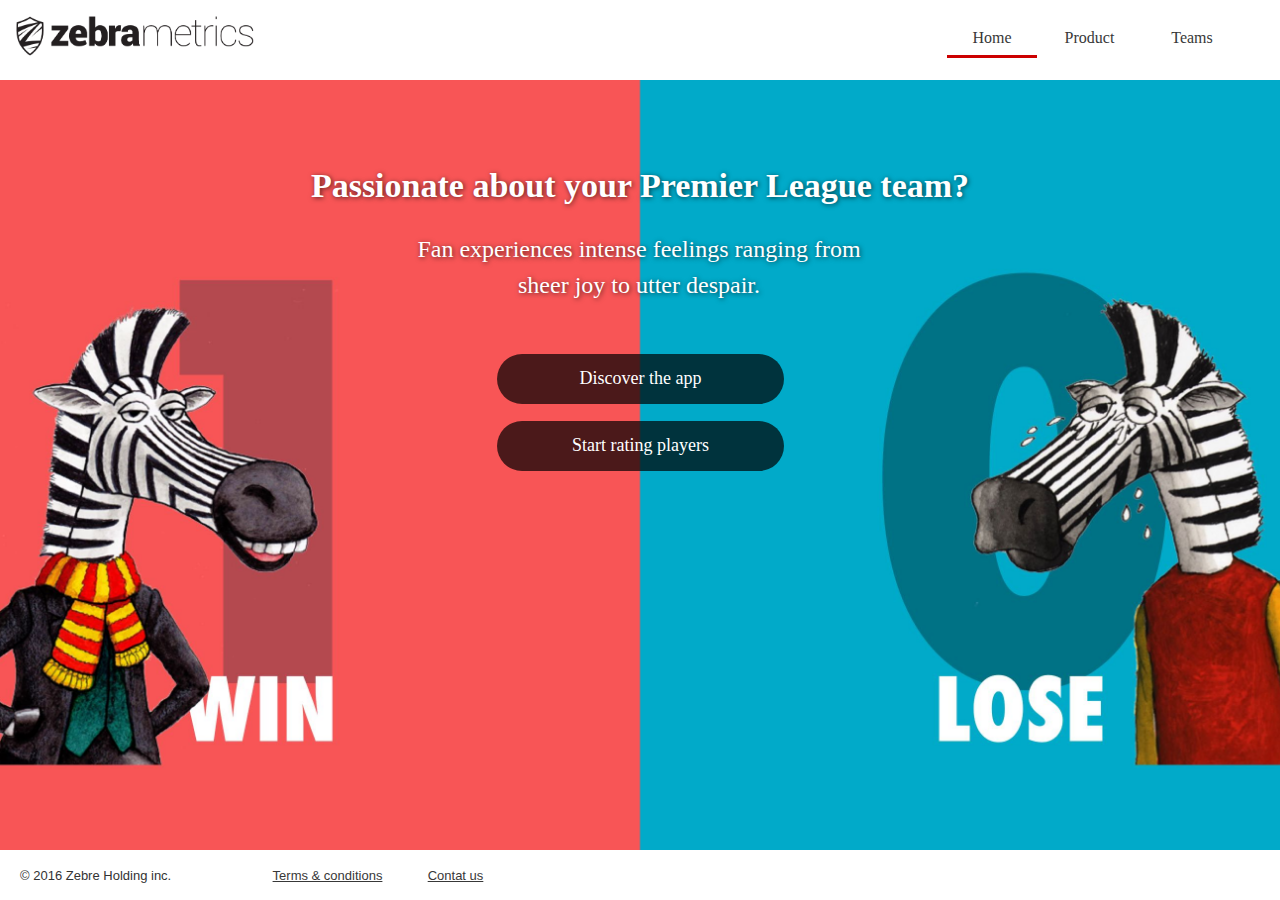
<file: resources/reload.html>
﻿<html>
	<head>
		<title></title>
	</head>
	<body>
	
	<script language="javascript">
	function getUrl() {
      var query = window.location.hash.substring(1);
      var vars = query.split("&&&");
      for (var i=0;i<vars.length;i++) {
        var url = vars[i];
        return decodeURI(url).replace("html%23","html#");
      } 
    }

    var rel = '../';
    var url = getUrl();
    if (url.indexOf(":") > 0 && url.indexOf(":") < 10) rel = '';
	self.location.href = rel + url;
	</script>
	
	</body>
</html>
</file>
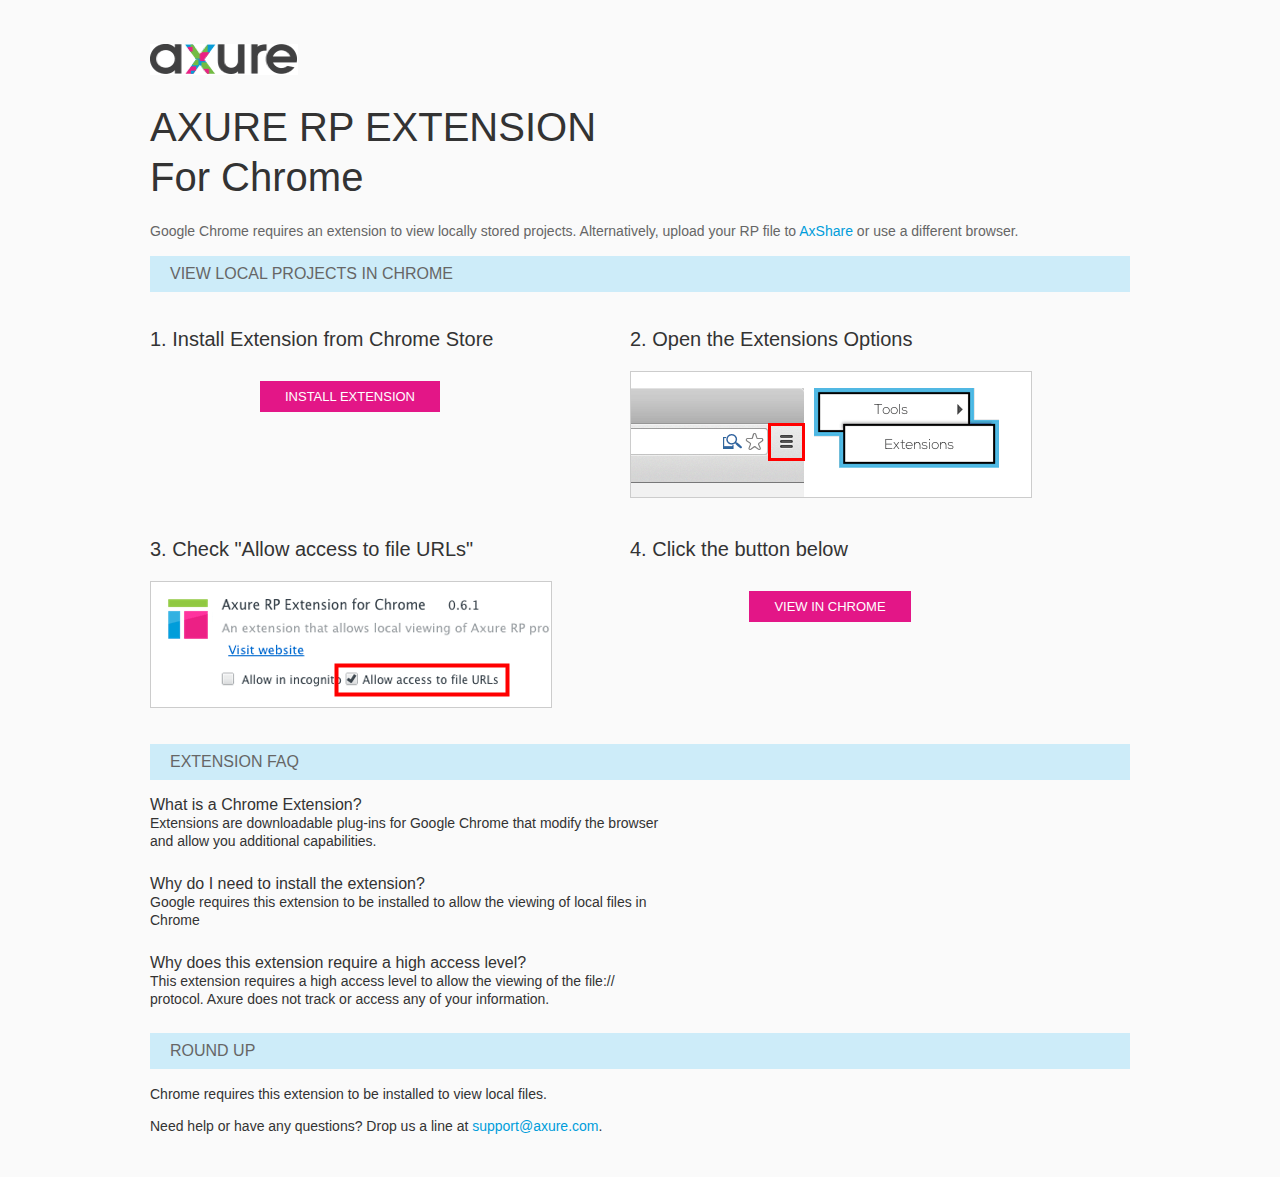
<file: resources/chrome/chrome.html>
<html>
<head>
    <title>Install the Axure RP Chrome Extension</title>
    <style type="text/css">
        *
        {
            font-family: Helvetica, Arial, sans-serif;
        }
        body
        {
            text-align: center;
            background-color: #fafafa;
        }
        p
        {
            font-size: 14px;
            line-height: 18px;
            color: #333333;
        }
        div.container
        {
            width: 980px;
            margin-left: auto;
            margin-right: auto;
            text-align: left;
        }
        a
        {
            text-decoration: none;
            color: #009dda;
        }
        .button
        {
            background: #E31687;
            font: normal 16px Arial, sans-serif;
            color: #FFFFFF;
            padding: 8px 25px 8px 25px;
            border: 0;
            display: inline-block;
            margin-top: 10px;
            text-transform: uppercase;
            font-size: 13px;
        }
        a:hover.button
        {
            opacity: .8;
        }
        div.left
        {
            width: 400px;
            float: left;
            margin-right: 80px;
        }
        div.right
        {
            width: 400px;
            float: left;
        }
        div.buttonContainer
        {
            text-align: center;
        }
        h1
        {
            font-size: 40px;
            color: #333333;
            line-height: 50px;
            margin-bottom: 20px;
            font-weight: normal;
        }
        h2
        {
            font-size: 38px;
            font-weight: normal;
            color: #08639C;
            text-align: center;
        }
        h3
        {
            font-size: 20px;
            color: #333333;
            font-weight: normal;
        }
        .heading
        {
            background-color: #cdecf9;
            height: 36px;
            line-height: 36px;
            padding-left: 20px;
            font-size: 16px;
            color: #666666;
        }
        span.faq
        {
            font-size: 16px;
            font-weight: normal;
            color: #333333;
            display: block;
        }
    </style>
</head>
<body>
    <div class="container">
        <br />
        <br />
        <img src="axure_logo.gif" alt="axure" />
        <br />
        <h1>
            AXURE RP EXTENSION<br />
            For Chrome</h1>
        <p style="font-size: 14px; color: #666666; margin-top: 10px;">
            Google Chrome requires an extension to view locally stored projects. Alternatively,
            upload your RP file to <a href="https://share.axure.com">AxShare</a> or use a different
            browser.</p>
        <h3 class="heading">
            VIEW LOCAL PROJECTS IN CHROME</h3>
        <div class="left">
            <h3>
                1. Install Extension from Chrome Store</h3>
            <div class="buttonContainer">
                <a class="button" href="https://chrome.google.com/webstore/detail/dogkpdfcklifaemcdfbildhcofnopogp"
                    target="_blank">Install Extension</a>
            </div>
        </div>
        <div class="right">
            <h3>
                2. Open the Extensions Options</h3>
            <img src="extensions_menu.gif" alt="extensions" />
        </div>
        <div style="clear: both; height: 20px;">
            &nbsp;</div>
        <div class="left">
            <h3>
                3. Check "Allow access to file URLs"</h3>
            <img src="allow_access.gif" alt="allow access" />
        </div>
        <div class="right">
            <h3>
                4. Click the button below</h3>
            <div class="buttonContainer">
                <a class="button" href="../../start.html">View in Chrome</a>
            </div>
        </div>
        <div style="clear: both; height: 20px;">
        </div>
        <h3 class="heading">
            EXTENSION FAQ</h3>
        <p>
            <span class="faq">What is a Chrome Extension?</span> Extensions are downloadable
            plug-ins for Google Chrome that modify the browser<br />
            and allow you additional capabilities.
        </p>
        <p style="margin-top: 25px;">
            <span class="faq">Why do I need to install the extension?</span> Google requires
            this extension to be installed to allow the viewing of local files in<br />
            Chrome
        </p>
        <p style="margin-top: 25px; margin-bottom: 25px;">
            <span class="faq">Why does this extension require a high access level?</span> This
            extension requires a high access level to allow the viewing of the file://<br />
            protocol. Axure does not track or access any of your information.
        </p>
        <h3 class="heading">
            ROUND UP</h3>
        <p>
            Chrome requires this extension to be installed to view local files.</p>
        <p>
            Need help or have any questions? Drop us a line at <a href="mailto:support@axure.com">
                support@axure.com</a>.
        </p>
        <div style="clear: both; height: 20px;">
        </div>
    </div>
</body>
</html>
</file>
<file: resources/css/axure_rp_page.css>
﻿/* so the window resize fires within a frame in IE7 */
html, body {
    height: 100%;
}

a {
    color: inherit;
}

p {
    margin: 0px;
    text-rendering: optimizeLegibility;
    font-feature-settings: "kern" 1;
    -webkit-font-feature-settings: "kern";
    -moz-font-feature-settings: "kern";
    -moz-font-feature-settings: "kern=1";
    font-kerning: normal;
}

iframe {
    background: #FFFFFF;
}

/* to match IE with C, FF */
input {
    padding: 1px 0px 1px 0px;
    box-sizing: border-box;
    -moz-box-sizing: border-box;
}

textarea {
    margin: 0px;
    box-sizing: border-box;
    -moz-box-sizing: border-box;
}

div.intcases {
    font-family: arial; 
    font-size: 12px;
    text-align:left; 
    border:1px solid #AAA; 
    background:#FFF none repeat scroll 0% 0%; 
    z-index:9999; 
    visibility:hidden; 
    position:absolute;
    padding: 0px;
    border-radius: 3px;
    white-space: nowrap;
}

div.intcaselink {
    cursor: pointer;
    padding: 3px 8px 3px 8px;
    margin: 5px;
    background:#EEE none repeat scroll 0% 0%; 
    border:1px solid #AAA;
    border-radius: 3px;
}

div.refpageimage {
    position: absolute;
    left: 0px;
    top: 0px;
    font-size: 0px;
    width: 16px;
    height: 16px;
    cursor: pointer;
    background-image: url(images/newwindow.gif);
    background-repeat: no-repeat;
}

div.annnoteimage {
    position: absolute;
    left: 0px;
    top: 0px;
    font-size: 0px;
    /*width: 16px;
    height: 12px;*/
    cursor: help;
    /*background-image: url(images/note.gif);*/
    /*background-repeat: no-repeat;*/
    width: 13px;
    height: 12px;
    padding-top: 1px;
    text-align: center;
    background-color: #138CDD;
    -moz-box-shadow: 1px 1px 3px #aaa;
    -webkit-box-shadow: 1px 1px 3px #aaa;
    box-shadow: 1px 1px 3px #aaa;
}

div.annnoteline {
    display: inline-block;
    width: 9px;
    height: 1px;
    border-bottom: 1px solid white;
    margin-top: 1px;
}

div.annnotelabel {
    position: absolute;
    left: 0px;
    top: 0px;
    font-family: Helvetica,Arial;
    font-size: 10px;
    /*border: 1px solid rgb(166,221,242);*/
    cursor: help;
    /*background:rgb(0,157,217) none repeat scroll 0% 0%;*/ 
    padding: 1px 3px 1px 3px;
    white-space: nowrap;
    color: white;
    
    background-color: #138CDD;
    -moz-box-shadow: 1px 1px 3px #aaa;
    -webkit-box-shadow: 1px 1px 3px #aaa;
    box-shadow: 1px 1px 3px #aaa;
}

.annotation {
    font-size: 12px;
    padding-left: 2px;
    margin-bottom: 5px;
}

.annotationName {
    /*font-size: 13px;
    font-weight: bold;
    margin-bottom: 3px;
    white-space: nowrap;*/

    font-family: 'Trebuchet MS';
    font-size: 14px;
    font-weight: bold;
    margin-bottom: 5px;
    white-space: nowrap;
}

.annotationValue {
    font-family: Arial, Helvetica, Sans-Serif;
    font-size: 12px;
    color: #4a4a4a;
    line-height: 21px;
    margin-bottom: 20px;
}

.noteLink {
    text-decoration: inherit;
    color: inherit;
}

.noteLink:hover {
    background-color: white;
}

/* this is a fix for the issue where dialogs jump around and takes the text-align from the body */
.dialogFix {
    position:absolute;
    text-align:left;
    border: 1px solid #8f949a;
}


@keyframes pulsate {
  from {
    box-shadow: 0 0 10px #15d6ba;
  }
  to {
    box-shadow: 0 0 20px #15d6ba;
  }
}

@-webkit-keyframes pulsate {
  from {
    -webkit-box-shadow: 0 0 10px #15d6ba;
    box-shadow: 0 0 10px #15d6ba;
  }
  to {
    -webkit-box-shadow: 0 0 20px #15d6ba;
    box-shadow: 0 0 20px #15d6ba;
  }
}
 
@-moz-keyframes pulsate {
  from {
    -moz-box-shadow: 0 0 10px #15d6ba;
    box-shadow: 0 0 10px #15d6ba;
  }
  to {
    -moz-box-shadow: 0 0 20px #15d6ba;
    box-shadow: 0 0 20px #15d6ba;
  }
}

.legacyPulsateBorder {
    /*border: 5px solid #15d6ba;
    margin: -5px;*/
    -moz-box-shadow: 0 0 10px 3px #15d6ba;
    box-shadow: 0 0 10px 3px #15d6ba;
}

.pulsateBorder {
  animation-name: pulsate;
  animation-timing-function: ease-in-out;
  animation-duration: 0.9s;
  animation-iteration-count: infinite;
  animation-direction: alternate;
  
  -webkit-animation-name: pulsate;
  -webkit-animation-timing-function: ease-in-out;
  -webkit-animation-duration: 0.9s;
  -webkit-animation-iteration-count: infinite;
  -webkit-animation-direction: alternate;

  -moz-animation-name: pulsate;
  -moz-animation-timing-function: ease-in-out;
  -moz-animation-duration: 0.9s;
  -moz-animation-iteration-count: infinite;
  -moz-animation-direction: alternate;
}

.ax_default_hidden, .ax_default_unplaced{
    display: none;
    visibility: hidden;
}

.widgetNoteSelected {
    -moz-box-shadow: 0 0 10px 3px #138CDD;
    box-shadow: 0 0 10px 3px #138CDD;
    /*-moz-box-shadow: 0 0 20px #3915d6;
    box-shadow: 0 0 20px #3915d6;*/
    /*border: 3px solid #3915d6;*/
    /*margin: -3px;*/
}


.singleImg {
    display: none;
    visibility: hidden;
}
</file>
<file: data/styles.css>
﻿.ax_default {
  font-family:'ArialMT', 'Arial';
  font-weight:400;
  font-style:normal;
  font-size:13px;
  color:#333333;
  text-align:center;
  line-height:normal;
}
.box_1 {
}
.image {
}
.menu {
  font-family:'OpenSans', 'Open Sans';
  font-weight:400;
  font-style:normal;
  font-size:16px;
  color:#383838;
}
.heading_1 {
  font-family:'ArialMT', 'Arial';
  font-weight:bold;
  font-style:normal;
  font-size:32px;
  text-align:left;
}
.heading_2 {
  font-family:'ArialMT', 'Arial';
  font-weight:bold;
  font-style:normal;
  font-size:24px;
  text-align:left;
}
.heading_3 {
  font-family:'ArialMT', 'Arial';
  font-weight:bold;
  font-style:normal;
  font-size:18px;
  text-align:left;
}
.heading_4 {
  font-family:'ArialMT', 'Arial';
  font-weight:bold;
  font-style:normal;
  font-size:14px;
  text-align:left;
}
.heading_5 {
  font-family:'ArialMT', 'Arial';
  font-weight:bold;
  font-style:normal;
  text-align:left;
}
.heading_6 {
  font-family:'ArialMT', 'Arial';
  font-weight:bold;
  font-style:normal;
  font-size:10px;
  text-align:left;
}
.paragraph {
  text-align:left;
}
.line {
}
.text_field {
  color:#000000;
  text-align:left;
}
.flow_shape {
}
.icon {
}
</file>
<file: files/index/styles.css>
﻿body {
  margin:0px;
  background-image:url('../../images/index/bg.jpg');
  background-position:center top;
  background-repeat:no-repeat;
  background-attachment:fixed;
  background-size:cover;
  position:relative;
  left:-187px;
  width:826px;
  margin-left:auto;
  margin-right:auto;
  text-align:left;
}
#base {
  position:absolute;
  z-index:0;
}
#u0_img {
  position:absolute;
  left:0px;
  top:0px;
  width:960px;
  height:1704px;
}
#u0 {
  position:absolute;
  left:642px;
  top:331px;
  width:960px;
  height:1704px;
}
#u1 {
  position:absolute;
  left:2px;
  top:844px;
  width:956px;
  visibility:hidden;
  word-wrap:break-word;
}
#u3 {
  position:fixed;
  right:0px;
  top:0px;
  width:1200px;
  height:80px;
  overflow:hidden;
}
#u3_state0 {
  position:absolute;
  left:0px;
  top:0px;
  width:1200px;
  height:80px;
  -ms-overflow-x:hidden;
  overflow-x:hidden;
  -ms-overflow-y:hidden;
  overflow-y:hidden;
  background-color:rgba(255, 255, 255, 1);
  background-image:none;
}
#u3_state0_content {
  position:absolute;
  left:0px;
  top:0px;
  width:1px;
  height:1px;
}
#u4_div {
  position:absolute;
  left:0px;
  top:0px;
  width:90px;
  height:40px;
  background:inherit;
  background-color:rgba(255, 255, 255, 1);
  border:none;
  border-radius:0px;
  -moz-box-shadow:none;
  -webkit-box-shadow:none;
  box-shadow:none;
}
#u4 {
  position:absolute;
  left:867px;
  top:18px;
  width:90px;
  height:40px;
}
#u4_div.selected {
  position:absolute;
  left:0px;
  top:0px;
  width:90px;
  height:40px;
  background:inherit;
  background-color:rgba(255, 255, 255, 1);
  box-sizing:border-box;
  border-width:3px;
  border-style:solid;
  border-color:rgba(204, 0, 0, 1);
  border-left:0px;
  border-top:0px;
  border-right:0px;
  border-radius:0px;
  border-top-left-radius:0px;
  border-top-right-radius:0px;
  border-bottom-right-radius:0px;
  border-bottom-left-radius:0px;
  -moz-box-shadow:none;
  -webkit-box-shadow:none;
  box-shadow:none;
}
#u4.selected {
}
#u5 {
  position:absolute;
  left:2px;
  top:9px;
  width:86px;
  word-wrap:break-word;
}
#u6_div {
  position:absolute;
  left:0px;
  top:0px;
  width:105px;
  height:40px;
  background:inherit;
  background-color:rgba(255, 255, 255, 1);
  border:none;
  border-radius:0px;
  -moz-box-shadow:none;
  -webkit-box-shadow:none;
  box-shadow:none;
}
#u6 {
  position:absolute;
  left:957px;
  top:18px;
  width:105px;
  height:40px;
}
#u6_div.selected {
  position:absolute;
  left:0px;
  top:0px;
  width:105px;
  height:40px;
  background:inherit;
  background-color:rgba(255, 255, 255, 1);
  box-sizing:border-box;
  border-width:3px;
  border-style:solid;
  border-color:rgba(204, 0, 0, 1);
  border-left:0px;
  border-top:0px;
  border-right:0px;
  border-radius:0px;
  border-top-left-radius:0px;
  border-top-right-radius:0px;
  border-bottom-right-radius:0px;
  border-bottom-left-radius:0px;
  -moz-box-shadow:none;
  -webkit-box-shadow:none;
  box-shadow:none;
}
#u6.selected {
}
#u7 {
  position:absolute;
  left:2px;
  top:9px;
  width:101px;
  word-wrap:break-word;
}
#u8_div {
  position:absolute;
  left:0px;
  top:0px;
  width:100px;
  height:40px;
  background:inherit;
  background-color:rgba(255, 255, 255, 1);
  border:none;
  border-radius:0px;
  -moz-box-shadow:none;
  -webkit-box-shadow:none;
  box-shadow:none;
}
#u8 {
  position:absolute;
  left:1062px;
  top:18px;
  width:100px;
  height:40px;
}
#u8_div.selected {
  position:absolute;
  left:0px;
  top:0px;
  width:100px;
  height:40px;
  background:inherit;
  background-color:rgba(255, 255, 255, 1);
  box-sizing:border-box;
  border-width:3px;
  border-style:solid;
  border-color:rgba(204, 0, 0, 1);
  border-left:0px;
  border-top:0px;
  border-right:0px;
  border-radius:0px;
  border-top-left-radius:0px;
  border-top-right-radius:0px;
  border-bottom-right-radius:0px;
  border-bottom-left-radius:0px;
  -moz-box-shadow:none;
  -webkit-box-shadow:none;
  box-shadow:none;
}
#u8.selected {
}
#u9 {
  position:absolute;
  left:2px;
  top:9px;
  width:96px;
  word-wrap:break-word;
}
#u11 {
  position:fixed;
  left:10px;
  top:6px;
}
#u11_state0 {
  position:relative;
  left:0px;
  top:0px;
  background-image:none;
}
#u11_state0_content {
  position:absolute;
  left:0px;
  top:0px;
  width:1px;
  height:1px;
}
#u12_img {
  position:absolute;
  left:0px;
  top:0px;
  width:250px;
  height:55px;
}
#u12 {
  position:absolute;
  left:0px;
  top:0px;
  width:250px;
  height:55px;
}
#u13 {
  position:absolute;
  left:2px;
  top:20px;
  width:246px;
  visibility:hidden;
  word-wrap:break-word;
}
#u15 {
  position:fixed;
  left:0px;
  bottom:0px;
  width:1200px;
  height:50px;
  overflow:hidden;
}
#u15_state0 {
  position:absolute;
  left:0px;
  top:0px;
  width:1200px;
  height:50px;
  -ms-overflow-x:hidden;
  overflow-x:hidden;
  -ms-overflow-y:hidden;
  overflow-y:hidden;
  background-color:rgba(255, 255, 255, 1);
  background-image:none;
}
#u15_state0_content {
  position:absolute;
  left:0px;
  top:0px;
  width:1px;
  height:1px;
}
#u16_div {
  position:absolute;
  left:0px;
  top:0px;
  width:244px;
  height:50px;
  background:inherit;
  background-color:rgba(255, 255, 255, 0);
  border:none;
  border-radius:0px;
  -moz-box-shadow:none;
  -webkit-box-shadow:none;
  box-shadow:none;
  text-align:left;
}
#u16 {
  position:absolute;
  left:0px;
  top:0px;
  width:244px;
  height:50px;
  text-align:left;
}
#u17 {
  position:absolute;
  left:20px;
  top:18px;
  width:222px;
  word-wrap:break-word;
}
#u18_div {
  position:absolute;
  left:0px;
  top:0px;
  width:167px;
  height:50px;
  background:inherit;
  background-color:rgba(255, 255, 255, 0);
  border:none;
  border-radius:0px;
  -moz-box-shadow:none;
  -webkit-box-shadow:none;
  box-shadow:none;
  text-decoration:underline;
  color:#383838;
}
#u18 {
  position:absolute;
  left:244px;
  top:0px;
  width:167px;
  height:50px;
  text-decoration:underline;
  color:#383838;
}
#u19 {
  position:absolute;
  left:2px;
  top:18px;
  width:163px;
  word-wrap:break-word;
}
#u20_div {
  position:absolute;
  left:0px;
  top:0px;
  width:89px;
  height:50px;
  background:inherit;
  background-color:rgba(255, 255, 255, 0);
  border:none;
  border-radius:0px;
  -moz-box-shadow:none;
  -webkit-box-shadow:none;
  box-shadow:none;
  text-decoration:underline;
  color:#383838;
}
#u20 {
  position:absolute;
  left:411px;
  top:0px;
  width:89px;
  height:50px;
  text-decoration:underline;
  color:#383838;
}
#u21 {
  position:absolute;
  left:2px;
  top:18px;
  width:85px;
  word-wrap:break-word;
}
#u22_div {
  position:absolute;
  left:0px;
  top:0px;
  width:826px;
  height:91px;
  background:inherit;
  background-color:rgba(255, 255, 255, 0);
  border:none;
  border-radius:0px;
  -moz-box-shadow:none;
  -webkit-box-shadow:none;
  box-shadow:none;
  font-family:'OpenSans-Bold', 'Open Sans Bold', 'Open Sans';
  font-weight:700;
  font-style:normal;
  font-size:34px;
  color:#FFFFFF;
  line-height:36px;
}
#u22 {
  position:absolute;
  left:187px;
  top:140px;
  width:826px;
  height:91px;
  font-family:'OpenSans-Bold', 'Open Sans Bold', 'Open Sans';
  font-weight:700;
  font-style:normal;
  font-size:34px;
  color:#FFFFFF;
  line-height:36px;
}
#u23 {
  position:absolute;
  left:2px;
  top:28px;
  width:822px;
  word-wrap:break-word;
  text-shadow:1px 1px 5px rgba(0, 0, 0, 0.647058823529412);
  -webkit-text-shadow:1px 1px 5px rgba(0, 0, 0, 0.647058823529412);
  -moz-text-shadow:1px 1px 5px rgba(0, 0, 0, 0.647058823529412);
}
#u24_div {
  position:absolute;
  left:0px;
  top:0px;
  width:287px;
  height:50px;
  background:inherit;
  background-color:rgba(0, 0, 0, 0.698039215686274);
  border:none;
  border-radius:150px;
  -moz-box-shadow:none;
  -webkit-box-shadow:none;
  box-shadow:none;
  font-family:'OpenSans', 'Open Sans';
  font-weight:400;
  font-style:normal;
  font-size:18px;
  color:#FFFFFF;
}
#u24 {
  position:absolute;
  left:457px;
  top:354px;
  width:287px;
  height:50px;
  font-family:'OpenSans', 'Open Sans';
  font-weight:400;
  font-style:normal;
  font-size:18px;
  color:#FFFFFF;
}
#u25 {
  position:absolute;
  left:2px;
  top:13px;
  width:283px;
  word-wrap:break-word;
}
#u26_div {
  position:absolute;
  left:0px;
  top:0px;
  width:287px;
  height:50px;
  background:inherit;
  background-color:rgba(0, 0, 0, 0.698039215686274);
  border:none;
  border-radius:150px;
  -moz-box-shadow:none;
  -webkit-box-shadow:none;
  box-shadow:none;
  font-family:'OpenSans', 'Open Sans';
  font-weight:400;
  font-style:normal;
  font-size:18px;
  color:#FFFFFF;
}
#u26 {
  position:absolute;
  left:457px;
  top:421px;
  width:287px;
  height:50px;
  font-family:'OpenSans', 'Open Sans';
  font-weight:400;
  font-style:normal;
  font-size:18px;
  color:#FFFFFF;
}
#u27 {
  position:absolute;
  left:2px;
  top:13px;
  width:283px;
  word-wrap:break-word;
}
#u28_img {
  position:absolute;
  left:0px;
  top:0px;
  width:446px;
  height:72px;
}
#u28 {
  position:absolute;
  left:376px;
  top:231px;
  width:446px;
  height:72px;
  font-family:'OpenSans', 'Open Sans';
  font-weight:400;
  font-style:normal;
  font-size:24px;
  color:#FFFFFF;
  text-align:center;
  line-height:36px;
}
#u29 {
  position:absolute;
  left:0px;
  top:0px;
  width:446px;
  word-wrap:break-word;
  text-shadow:1px 1px 5px rgba(0, 0, 0, 0.647058823529412);
  -webkit-text-shadow:1px 1px 5px rgba(0, 0, 0, 0.647058823529412);
  -moz-text-shadow:1px 1px 5px rgba(0, 0, 0, 0.647058823529412);
}
#u30_div {
  position:absolute;
  left:0px;
  top:0px;
  width:300px;
  height:170px;
  background:inherit;
  background-color:rgba(255, 255, 255, 1);
  box-sizing:border-box;
  border-width:1px;
  border-style:solid;
  border-color:rgba(121, 121, 121, 1);
  border-radius:0px;
  -moz-box-shadow:none;
  -webkit-box-shadow:none;
  box-shadow:none;
}
#u30 {
  position:absolute;
  left:0px;
  top:583px;
  width:300px;
  height:170px;
}
#u31 {
  position:absolute;
  left:2px;
  top:77px;
  width:296px;
  visibility:hidden;
  word-wrap:break-word;
}
body.a {  background-color:rgba(255, 255, 255, 1);
  background-image:url('../../images/index/bg.jpg');
  background-position:center top;
  background-repeat:no-repeat;
  background-attachment:fixed;
  background-size:cover;
  position:relative;
  left:-99px;
  width:826px;
  margin-left:auto;
  margin-right:auto;
  text-align:left;
}
#u0.a {
}
#u0_img.a {
}
#u1.a {
}
#u2.a {
  position:absolute;
  left:0px;
  top:0px;
  width:1024px;
  height:80px;
}
#u3.a {
  position:fixed;
  right:0px;
  top:0px;
  width:1024px;
  height:80px;
  overflow:hidden;
}
#u4.a {
  left:697px;
}
#u4_div.a {
  position:absolute;
  left:0px;
  top:0px;
  width:90px;
  height:40px;
  background:inherit;
  background-color:rgba(255, 255, 255, 1);
  border:none;
  border-radius:0px;
  -moz-box-shadow:none;
  -webkit-box-shadow:none;
  box-shadow:none;
}
#u4_div.selected.a {
  position:absolute;
  left:0px;
  top:0px;
  width:90px;
  height:40px;
  background:inherit;
  background-color:rgba(255, 255, 255, 1);
  box-sizing:border-box;
  border-width:3px;
  border-style:solid;
  border-color:rgba(204, 0, 0, 1);
  border-left:0px;
  border-top:0px;
  border-right:0px;
  border-radius:0px;
  border-top-left-radius:0px;
  border-top-right-radius:0px;
  border-bottom-right-radius:0px;
  border-bottom-left-radius:0px;
  -moz-box-shadow:none;
  -webkit-box-shadow:none;
  box-shadow:none;
}
#u4.a.selected {
}
#u5.a {
}
#u6.a {
  left:787px;
}
#u6_div.a {
  position:absolute;
  left:0px;
  top:0px;
  width:105px;
  height:40px;
  background:inherit;
  background-color:rgba(255, 255, 255, 1);
  border:none;
  border-radius:0px;
  -moz-box-shadow:none;
  -webkit-box-shadow:none;
  box-shadow:none;
}
#u6_div.selected.a {
  position:absolute;
  left:0px;
  top:0px;
  width:105px;
  height:40px;
  background:inherit;
  background-color:rgba(255, 255, 255, 1);
  box-sizing:border-box;
  border-width:3px;
  border-style:solid;
  border-color:rgba(204, 0, 0, 1);
  border-left:0px;
  border-top:0px;
  border-right:0px;
  border-radius:0px;
  border-top-left-radius:0px;
  border-top-right-radius:0px;
  border-bottom-right-radius:0px;
  border-bottom-left-radius:0px;
  -moz-box-shadow:none;
  -webkit-box-shadow:none;
  box-shadow:none;
}
#u6.a.selected {
}
#u7.a {
}
#u8.a {
  left:892px;
}
#u8_div.a {
  position:absolute;
  left:0px;
  top:0px;
  width:100px;
  height:40px;
  background:inherit;
  background-color:rgba(255, 255, 255, 1);
  border:none;
  border-radius:0px;
  -moz-box-shadow:none;
  -webkit-box-shadow:none;
  box-shadow:none;
}
#u8_div.selected.a {
  position:absolute;
  left:0px;
  top:0px;
  width:100px;
  height:40px;
  background:inherit;
  background-color:rgba(255, 255, 255, 1);
  box-sizing:border-box;
  border-width:3px;
  border-style:solid;
  border-color:rgba(204, 0, 0, 1);
  border-left:0px;
  border-top:0px;
  border-right:0px;
  border-radius:0px;
  border-top-left-radius:0px;
  border-top-right-radius:0px;
  border-bottom-right-radius:0px;
  border-bottom-left-radius:0px;
  -moz-box-shadow:none;
  -webkit-box-shadow:none;
  box-shadow:none;
}
#u8.a.selected {
}
#u9.a {
}
#u3_state0.a {
  width:1024px;
  background-color:rgba(255, 255, 255, 1);
  background-image:none;
}
#u10.a {
  position:absolute;
  left:0px;
  top:0px;
  width:260px;
  height:61px;
}
#u11.a {
  position:fixed;
  left:10px;
  top:6px;
  width:250px;
  height:55px;
}
#u12.a {
}
#u12_img.a {
}
#u13.a {
}
#u11_state0.a {
  position:relative;
  left:0px;
  top:0px;
  background-color:rgba(255, 255, 255, 0);
  background-image:none;
}
#u14.a {
  position:absolute;
  left:0px;
  top:0px;
  width:1024px;
  height:681px;
}
#u15.a {
  position:fixed;
  left:0px;
  bottom:0px;
  width:1024px;
  height:50px;
  overflow:hidden;
}
#u16.a {
}
#u16_div.a {
  position:absolute;
  left:0px;
  top:0px;
  width:244px;
  height:50px;
  background:inherit;
  background-color:rgba(255, 255, 255, 0);
  border:none;
  border-radius:0px;
  -moz-box-shadow:none;
  -webkit-box-shadow:none;
  box-shadow:none;
  text-align:left;
}
#u17.a {
}
#u18.a {
}
#u18_div.a {
  position:absolute;
  left:0px;
  top:0px;
  width:167px;
  height:50px;
  background:inherit;
  background-color:rgba(255, 255, 255, 0);
  border:none;
  border-radius:0px;
  -moz-box-shadow:none;
  -webkit-box-shadow:none;
  box-shadow:none;
  text-decoration:underline;
  color:#383838;
}
#u19.a {
}
#u20.a {
}
#u20_div.a {
  position:absolute;
  left:0px;
  top:0px;
  width:89px;
  height:50px;
  background:inherit;
  background-color:rgba(255, 255, 255, 0);
  border:none;
  border-radius:0px;
  -moz-box-shadow:none;
  -webkit-box-shadow:none;
  box-shadow:none;
  text-decoration:underline;
  color:#383838;
}
#u21.a {
}
#u15_state0.a {
  width:1024px;
  background-color:rgba(255, 255, 255, 1);
  background-image:none;
}
#u22.a {
  left:99px;
  top:130px;
}
#u22_div.a {
  position:absolute;
  left:0px;
  top:0px;
  width:826px;
  height:91px;
  background:inherit;
  background-color:rgba(255, 255, 255, 0);
  border:none;
  border-radius:0px;
  -moz-box-shadow:none;
  -webkit-box-shadow:none;
  box-shadow:none;
  font-family:'OpenSans-Bold', 'Open Sans Bold', 'Open Sans';
  font-weight:700;
  font-style:normal;
  font-size:34px;
  color:#FFFFFF;
  line-height:36px;
}
#u23.a {
}
#u24.a {
  left:386px;
  top:344px;
  width:250px;
  height:45px;
}
#u24_div.a {
  position:absolute;
  left:0px;
  top:0px;
  width:250px;
  height:45px;
  background:inherit;
  background-color:rgba(0, 0, 0, 0.698039215686274);
  border:none;
  border-radius:150px;
  -moz-box-shadow:none;
  -webkit-box-shadow:none;
  box-shadow:none;
  font-family:'OpenSans', 'Open Sans';
  font-weight:400;
  font-style:normal;
  font-size:18px;
  color:#FFFFFF;
}
#u25.a {
  top:12px;
  width:246px;
}
#u26.a {
  left:386px;
  top:401px;
  width:250px;
  height:45px;
}
#u26_div.a {
  position:absolute;
  left:0px;
  top:0px;
  width:250px;
  height:45px;
  background:inherit;
  background-color:rgba(0, 0, 0, 0.698039215686274);
  border:none;
  border-radius:150px;
  -moz-box-shadow:none;
  -webkit-box-shadow:none;
  box-shadow:none;
  font-family:'OpenSans', 'Open Sans';
  font-weight:400;
  font-style:normal;
  font-size:18px;
  color:#FFFFFF;
}
#u27.a {
  top:12px;
  width:246px;
}
#u28.a {
  left:288px;
  top:221px;
}
#u28_img.a {
}
#u29.a {
}
#u30.a {
}
#u30_div.a {
  position:absolute;
  left:0px;
  top:0px;
  width:300px;
  height:170px;
  background:inherit;
  background-color:rgba(255, 255, 255, 1);
  box-sizing:border-box;
  border-width:1px;
  border-style:solid;
  border-color:rgba(121, 121, 121, 1);
  border-radius:0px;
  -moz-box-shadow:none;
  -webkit-box-shadow:none;
  box-shadow:none;
}
#u31.a {
}
body.b {  background-color:rgba(255, 255, 255, 1);
  background-image:url('../../images/index/bg_b.jpg');
  background-position:center top;
  background-repeat:no-repeat;
  background-attachment:fixed;
  background-size:cover;
  position:relative;
  left:-0px;
  width:415px;
  margin-left:auto;
  margin-right:auto;
  text-align:left;
}
#u0.b {
  left:0px;
  top:-47px;
  width:415px;
  height:738px;
}
#u0_img.b {
  width:415px;
  height:738px;
}
#u1.b {
  top:361px;
  width:411px;
}
#u2.b {
  position:absolute;
  left:0px;
  top:0px;
  width:414px;
  height:100px;
}
#u3.b {
  position:fixed;
  right:0px;
  top:0px;
  width:414px;
  height:100px;
  overflow:hidden;
}
#u4.b {
  left:112px;
  top:53px;
}
#u4_div.b {
  position:absolute;
  left:0px;
  top:0px;
  width:90px;
  height:40px;
  background:inherit;
  background-color:rgba(255, 255, 255, 1);
  border:none;
  border-radius:0px;
  -moz-box-shadow:none;
  -webkit-box-shadow:none;
  box-shadow:none;
}
#u4_div.selected.b {
  position:absolute;
  left:0px;
  top:0px;
  width:90px;
  height:40px;
  background:inherit;
  background-color:rgba(255, 255, 255, 1);
  box-sizing:border-box;
  border-width:3px;
  border-style:solid;
  border-color:rgba(204, 0, 0, 1);
  border-left:0px;
  border-top:0px;
  border-right:0px;
  border-radius:0px;
  border-top-left-radius:0px;
  border-top-right-radius:0px;
  border-bottom-right-radius:0px;
  border-bottom-left-radius:0px;
  -moz-box-shadow:none;
  -webkit-box-shadow:none;
  box-shadow:none;
}
#u4.b.selected {
}
#u5.b {
}
#u6.b {
  left:202px;
  top:53px;
}
#u6_div.b {
  position:absolute;
  left:0px;
  top:0px;
  width:105px;
  height:40px;
  background:inherit;
  background-color:rgba(255, 255, 255, 1);
  border:none;
  border-radius:0px;
  -moz-box-shadow:none;
  -webkit-box-shadow:none;
  box-shadow:none;
}
#u6_div.selected.b {
  position:absolute;
  left:0px;
  top:0px;
  width:105px;
  height:40px;
  background:inherit;
  background-color:rgba(255, 255, 255, 1);
  box-sizing:border-box;
  border-width:3px;
  border-style:solid;
  border-color:rgba(204, 0, 0, 1);
  border-left:0px;
  border-top:0px;
  border-right:0px;
  border-radius:0px;
  border-top-left-radius:0px;
  border-top-right-radius:0px;
  border-bottom-right-radius:0px;
  border-bottom-left-radius:0px;
  -moz-box-shadow:none;
  -webkit-box-shadow:none;
  box-shadow:none;
}
#u6.b.selected {
}
#u7.b {
}
#u8.b {
  left:307px;
  top:53px;
}
#u8_div.b {
  position:absolute;
  left:0px;
  top:0px;
  width:100px;
  height:40px;
  background:inherit;
  background-color:rgba(255, 255, 255, 1);
  border:none;
  border-radius:0px;
  -moz-box-shadow:none;
  -webkit-box-shadow:none;
  box-shadow:none;
}
#u8_div.selected.b {
  position:absolute;
  left:0px;
  top:0px;
  width:100px;
  height:40px;
  background:inherit;
  background-color:rgba(255, 255, 255, 1);
  box-sizing:border-box;
  border-width:3px;
  border-style:solid;
  border-color:rgba(204, 0, 0, 1);
  border-left:0px;
  border-top:0px;
  border-right:0px;
  border-radius:0px;
  border-top-left-radius:0px;
  border-top-right-radius:0px;
  border-bottom-right-radius:0px;
  border-bottom-left-radius:0px;
  -moz-box-shadow:none;
  -webkit-box-shadow:none;
  box-shadow:none;
}
#u8.b.selected {
}
#u9.b {
}
#u3_state0.b {
  width:414px;
  height:100px;
  background-color:rgba(255, 255, 255, 1);
  background-image:none;
}
#u10.b {
  position:absolute;
  left:0px;
  top:0px;
  width:215px;
  height:51px;
}
#u11.b {
  position:fixed;
  left:10px;
  top:6px;
  width:205px;
  height:45px;
}
#u12.b {
  width:205px;
  height:45px;
}
#u12_img.b {
  width:205px;
  height:45px;
}
#u13.b {
  top:14px;
  width:201px;
}
#u11_state0.b {
  position:relative;
  left:0px;
  top:0px;
  background-color:rgba(255, 255, 255, 0);
  background-image:none;
}
#u14.b {
  position:absolute;
  left:0px;
  top:0px;
  width:415px;
  height:681px;
}
#u15.b {
  position:fixed;
  left:0px;
  bottom:0px;
  width:415px;
  height:50px;
  overflow:hidden;
}
#u16.b {
}
#u16_div.b {
  position:absolute;
  left:0px;
  top:0px;
  width:244px;
  height:50px;
  background:inherit;
  background-color:rgba(255, 255, 255, 0);
  border:none;
  border-radius:0px;
  -moz-box-shadow:none;
  -webkit-box-shadow:none;
  box-shadow:none;
  text-align:left;
}
#u17.b {
  left:5px;
  width:237px;
}
#u18.b {
  left:159px;
}
#u18_div.b {
  position:absolute;
  left:0px;
  top:0px;
  width:167px;
  height:50px;
  background:inherit;
  background-color:rgba(255, 255, 255, 0);
  border:none;
  border-radius:0px;
  -moz-box-shadow:none;
  -webkit-box-shadow:none;
  box-shadow:none;
  text-decoration:underline;
  color:#383838;
}
#u19.b {
}
#u20.b {
  left:326px;
}
#u20_div.b {
  position:absolute;
  left:0px;
  top:0px;
  width:89px;
  height:50px;
  background:inherit;
  background-color:rgba(255, 255, 255, 0);
  border:none;
  border-radius:0px;
  -moz-box-shadow:none;
  -webkit-box-shadow:none;
  box-shadow:none;
  text-decoration:underline;
  color:#383838;
}
#u21.b {
}
#u15_state0.b {
  width:415px;
  background-color:rgba(255, 255, 255, 1);
  background-image:none;
}
#u22.b {
  left:15px;
  top:403px;
  width:385px;
  height:62px;
}
#u22_div.b {
  position:absolute;
  left:0px;
  top:0px;
  width:385px;
  height:62px;
  background:inherit;
  background-color:rgba(255, 255, 255, 0);
  border:none;
  border-radius:0px;
  -moz-box-shadow:none;
  -webkit-box-shadow:none;
  box-shadow:none;
  font-family:'OpenSans-Bold', 'Open Sans Bold', 'Open Sans';
  font-weight:700;
  font-style:normal;
  font-size:34px;
  color:#FFFFFF;
  line-height:36px;
}
#u23.b {
  top:3px;
  width:381px;
}
#u24.b {
  left:83px;
  top:553px;
  width:250px;
  height:45px;
}
#u24_div.b {
  position:absolute;
  left:0px;
  top:0px;
  width:250px;
  height:45px;
  background:inherit;
  background-color:rgba(0, 0, 0, 0.698039215686274);
  border:none;
  border-radius:150px;
  -moz-box-shadow:none;
  -webkit-box-shadow:none;
  box-shadow:none;
  font-family:'OpenSans', 'Open Sans';
  font-weight:400;
  font-style:normal;
  font-size:18px;
  color:#FFFFFF;
}
#u25.b {
  top:12px;
  width:246px;
}
#u26.b {
  left:83px;
  top:610px;
  width:250px;
  height:45px;
}
#u26_div.b {
  position:absolute;
  left:0px;
  top:0px;
  width:250px;
  height:45px;
  background:inherit;
  background-color:rgba(0, 0, 0, 0.698039215686274);
  border:none;
  border-radius:150px;
  -moz-box-shadow:none;
  -webkit-box-shadow:none;
  box-shadow:none;
  font-family:'OpenSans', 'Open Sans';
  font-weight:400;
  font-style:normal;
  font-size:18px;
  color:#FFFFFF;
}
#u27.b {
  top:12px;
  width:246px;
}
#u28.b {
  left:15px;
  top:467px;
  width:385px;
  height:56px;
}
#u28_img.b {
  width:385px;
  height:56px;
}
#u29.b {
  width:385px;
}
#u30.b {
}
#u30_div.b {
  position:absolute;
  left:0px;
  top:0px;
  width:300px;
  height:170px;
  background:inherit;
  background-color:rgba(255, 255, 255, 1);
  box-sizing:border-box;
  border-width:1px;
  border-style:solid;
  border-color:rgba(121, 121, 121, 1);
  border-radius:0px;
  -moz-box-shadow:none;
  -webkit-box-shadow:none;
  box-shadow:none;
}
#u31.b {
}
body.c {  background-color:rgba(255, 255, 255, 1);
  background-image:url('../../images/index/bg_b.jpg');
  background-position:center top;
  background-repeat:no-repeat;
  background-attachment:fixed;
  background-size:cover;
  position:relative;
  left:-0px;
  width:320px;
  margin-left:auto;
  margin-right:auto;
  text-align:left;
}
#u0.c {
  left:0px;
  top:20px;
  width:320px;
  height:569px;
}
#u0_img.c {
  width:320px;
  height:569px;
}
#u1.c {
  top:276px;
  width:316px;
}
#u2.c {
  position:absolute;
  left:0px;
  top:0px;
  width:320px;
  height:100px;
}
#u3.c {
  position:fixed;
  right:0px;
  top:0px;
  width:320px;
  height:100px;
  overflow:hidden;
}
#u4.c {
  left:12px;
  top:55px;
}
#u4_div.c {
  position:absolute;
  left:0px;
  top:0px;
  width:90px;
  height:40px;
  background:inherit;
  background-color:rgba(255, 255, 255, 1);
  border:none;
  border-radius:0px;
  -moz-box-shadow:none;
  -webkit-box-shadow:none;
  box-shadow:none;
}
#u4_div.selected.c {
  position:absolute;
  left:0px;
  top:0px;
  width:90px;
  height:40px;
  background:inherit;
  background-color:rgba(255, 255, 255, 1);
  box-sizing:border-box;
  border-width:3px;
  border-style:solid;
  border-color:rgba(204, 0, 0, 1);
  border-left:0px;
  border-top:0px;
  border-right:0px;
  border-radius:0px;
  border-top-left-radius:0px;
  border-top-right-radius:0px;
  border-bottom-right-radius:0px;
  border-bottom-left-radius:0px;
  -moz-box-shadow:none;
  -webkit-box-shadow:none;
  box-shadow:none;
}
#u4.c.selected {
}
#u5.c {
}
#u6.c {
  left:102px;
  top:55px;
}
#u6_div.c {
  position:absolute;
  left:0px;
  top:0px;
  width:105px;
  height:40px;
  background:inherit;
  background-color:rgba(255, 255, 255, 1);
  border:none;
  border-radius:0px;
  -moz-box-shadow:none;
  -webkit-box-shadow:none;
  box-shadow:none;
}
#u6_div.selected.c {
  position:absolute;
  left:0px;
  top:0px;
  width:105px;
  height:40px;
  background:inherit;
  background-color:rgba(255, 255, 255, 1);
  box-sizing:border-box;
  border-width:3px;
  border-style:solid;
  border-color:rgba(204, 0, 0, 1);
  border-left:0px;
  border-top:0px;
  border-right:0px;
  border-radius:0px;
  border-top-left-radius:0px;
  border-top-right-radius:0px;
  border-bottom-right-radius:0px;
  border-bottom-left-radius:0px;
  -moz-box-shadow:none;
  -webkit-box-shadow:none;
  box-shadow:none;
}
#u6.c.selected {
}
#u7.c {
}
#u8.c {
  left:207px;
  top:55px;
}
#u8_div.c {
  position:absolute;
  left:0px;
  top:0px;
  width:100px;
  height:40px;
  background:inherit;
  background-color:rgba(255, 255, 255, 1);
  border:none;
  border-radius:0px;
  -moz-box-shadow:none;
  -webkit-box-shadow:none;
  box-shadow:none;
}
#u8_div.selected.c {
  position:absolute;
  left:0px;
  top:0px;
  width:100px;
  height:40px;
  background:inherit;
  background-color:rgba(255, 255, 255, 1);
  box-sizing:border-box;
  border-width:3px;
  border-style:solid;
  border-color:rgba(204, 0, 0, 1);
  border-left:0px;
  border-top:0px;
  border-right:0px;
  border-radius:0px;
  border-top-left-radius:0px;
  border-top-right-radius:0px;
  border-bottom-right-radius:0px;
  border-bottom-left-radius:0px;
  -moz-box-shadow:none;
  -webkit-box-shadow:none;
  box-shadow:none;
}
#u8.c.selected {
}
#u9.c {
}
#u3_state0.c {
  width:320px;
  height:100px;
  background-color:rgba(255, 255, 255, 1);
  background-image:none;
}
#u10.c {
  position:absolute;
  left:0px;
  top:0px;
  width:217px;
  height:51px;
}
#u11.c {
  position:fixed;
  left:5px;
  top:6px;
  width:212px;
  height:45px;
}
#u12.c {
  left:7px;
  width:205px;
  height:45px;
}
#u12_img.c {
  width:205px;
  height:45px;
}
#u13.c {
  top:14px;
  width:201px;
}
#u11_state0.c {
  position:relative;
  left:0px;
  top:0px;
  background-color:rgba(255, 255, 255, 0);
  background-image:none;
}
#u14.c {
  position:absolute;
  left:0px;
  top:0px;
  width:320px;
  height:660px;
}
#u15.c {
  position:fixed;
  left:0px;
  bottom:0px;
  width:320px;
  height:30px;
  overflow:hidden;
}
#u16.c {
  width:145px;
  height:29px;
}
#u16_div.c {
  position:absolute;
  left:0px;
  top:0px;
  width:145px;
  height:29px;
  background:inherit;
  background-color:rgba(255, 255, 255, 0);
  border:none;
  border-radius:0px;
  -moz-box-shadow:none;
  -webkit-box-shadow:none;
  box-shadow:none;
  text-align:left;
}
#u17.c {
  left:5px;
  top:8px;
  width:138px;
}
#u18.c {
  left:145px;
  width:106px;
  height:29px;
}
#u18_div.c {
  position:absolute;
  left:0px;
  top:0px;
  width:106px;
  height:29px;
  background:inherit;
  background-color:rgba(255, 255, 255, 0);
  border:none;
  border-radius:0px;
  -moz-box-shadow:none;
  -webkit-box-shadow:none;
  box-shadow:none;
  text-decoration:underline;
  color:#383838;
}
#u19.c {
  top:8px;
  width:102px;
}
#u20.c {
  left:251px;
  width:69px;
  height:29px;
}
#u20_div.c {
  position:absolute;
  left:0px;
  top:0px;
  width:69px;
  height:29px;
  background:inherit;
  background-color:rgba(255, 255, 255, 0);
  border:none;
  border-radius:0px;
  -moz-box-shadow:none;
  -webkit-box-shadow:none;
  box-shadow:none;
  text-decoration:underline;
  color:#383838;
}
#u21.c {
  top:8px;
  width:65px;
}
#u15_state0.c {
  width:320px;
  height:30px;
  background-color:rgba(255, 255, 255, 1);
  background-image:none;
}
#u22.c {
  left:8px;
  top:350px;
  width:304px;
}
#u22_div.c {
  position:absolute;
  left:0px;
  top:0px;
  width:304px;
  height:91px;
  background:inherit;
  background-color:rgba(255, 255, 255, 0);
  border:none;
  border-radius:0px;
  -moz-box-shadow:none;
  -webkit-box-shadow:none;
  box-shadow:none;
  font-family:'OpenSans-Bold', 'Open Sans Bold', 'Open Sans';
  font-weight:700;
  font-style:normal;
  font-size:34px;
  color:#FFFFFF;
  line-height:36px;
}
#u23.c {
  left:20px;
  top:22px;
  width:264px;
}
#u24.c {
  left:56px;
  top:536px;
  width:208px;
  height:35px;
}
#u24_div.c {
  position:absolute;
  left:0px;
  top:0px;
  width:208px;
  height:35px;
  background:inherit;
  background-color:rgba(0, 0, 0, 0.698039215686274);
  border:none;
  border-radius:150px;
  -moz-box-shadow:none;
  -webkit-box-shadow:none;
  box-shadow:none;
  font-family:'OpenSans', 'Open Sans';
  font-weight:400;
  font-style:normal;
  font-size:18px;
  color:#FFFFFF;
}
#u25.c {
  top:8px;
  width:204px;
}
#u26.c {
  left:56px;
  top:581px;
  width:208px;
  height:35px;
}
#u26_div.c {
  position:absolute;
  left:0px;
  top:0px;
  width:208px;
  height:35px;
  background:inherit;
  background-color:rgba(0, 0, 0, 0.698039215686274);
  border:none;
  border-radius:150px;
  -moz-box-shadow:none;
  -webkit-box-shadow:none;
  box-shadow:none;
  font-family:'OpenSans', 'Open Sans';
  font-weight:400;
  font-style:normal;
  font-size:18px;
  color:#FFFFFF;
}
#u27.c {
  top:8px;
  width:204px;
}
#u28.c {
  left:0px;
  top:441px;
  width:320px;
  height:66px;
}
#u28_img.c {
  width:320px;
  height:66px;
}
#u29.c {
  left:20px;
  width:280px;
}
#u30.c {
  top:629px;
  width:320px;
  height:93px;
}
#u30_div.c {
  position:absolute;
  left:0px;
  top:0px;
  width:320px;
  height:93px;
  background:inherit;
  background-color:rgba(255, 255, 255, 0);
  border:none;
  border-radius:0px;
  -moz-box-shadow:none;
  -webkit-box-shadow:none;
  box-shadow:none;
}
#u31.c {
  top:38px;
  width:316px;
}
</file>
<file: files/home/styles.css>
﻿body {
  margin:0px;
  background-image:url('../../images/home/bg.jpg');
  background-position:center top;
  background-repeat:no-repeat;
  background-attachment:fixed;
  background-size:cover;
  position:relative;
  left:-187px;
  width:826px;
  margin-left:auto;
  margin-right:auto;
  text-align:left;
}
#base {
  position:absolute;
  z-index:0;
}
#u0_img {
  position:absolute;
  left:0px;
  top:0px;
  width:960px;
  height:1704px;
}
#u0 {
  position:absolute;
  left:642px;
  top:331px;
  width:960px;
  height:1704px;
}
#u1 {
  position:absolute;
  left:2px;
  top:844px;
  width:956px;
  visibility:hidden;
  word-wrap:break-word;
}
#u3 {
  position:fixed;
  right:0px;
  top:0px;
  width:1200px;
  height:80px;
  overflow:hidden;
}
#u3_state0 {
  position:absolute;
  left:0px;
  top:0px;
  width:1200px;
  height:80px;
  -ms-overflow-x:hidden;
  overflow-x:hidden;
  -ms-overflow-y:hidden;
  overflow-y:hidden;
  background-color:rgba(255, 255, 255, 1);
  background-image:none;
}
#u3_state0_content {
  position:absolute;
  left:0px;
  top:0px;
  width:1px;
  height:1px;
}
#u4_div {
  position:absolute;
  left:0px;
  top:0px;
  width:90px;
  height:40px;
  background:inherit;
  background-color:rgba(255, 255, 255, 1);
  border:none;
  border-radius:0px;
  -moz-box-shadow:none;
  -webkit-box-shadow:none;
  box-shadow:none;
}
#u4 {
  position:absolute;
  left:867px;
  top:18px;
  width:90px;
  height:40px;
}
#u4_div.selected {
  position:absolute;
  left:0px;
  top:0px;
  width:90px;
  height:40px;
  background:inherit;
  background-color:rgba(255, 255, 255, 1);
  box-sizing:border-box;
  border-width:3px;
  border-style:solid;
  border-color:rgba(204, 0, 0, 1);
  border-left:0px;
  border-top:0px;
  border-right:0px;
  border-radius:0px;
  border-top-left-radius:0px;
  border-top-right-radius:0px;
  border-bottom-right-radius:0px;
  border-bottom-left-radius:0px;
  -moz-box-shadow:none;
  -webkit-box-shadow:none;
  box-shadow:none;
}
#u4.selected {
}
#u5 {
  position:absolute;
  left:2px;
  top:9px;
  width:86px;
  word-wrap:break-word;
}
#u6_div {
  position:absolute;
  left:0px;
  top:0px;
  width:105px;
  height:40px;
  background:inherit;
  background-color:rgba(255, 255, 255, 1);
  border:none;
  border-radius:0px;
  -moz-box-shadow:none;
  -webkit-box-shadow:none;
  box-shadow:none;
}
#u6 {
  position:absolute;
  left:957px;
  top:18px;
  width:105px;
  height:40px;
}
#u6_div.selected {
  position:absolute;
  left:0px;
  top:0px;
  width:105px;
  height:40px;
  background:inherit;
  background-color:rgba(255, 255, 255, 1);
  box-sizing:border-box;
  border-width:3px;
  border-style:solid;
  border-color:rgba(204, 0, 0, 1);
  border-left:0px;
  border-top:0px;
  border-right:0px;
  border-radius:0px;
  border-top-left-radius:0px;
  border-top-right-radius:0px;
  border-bottom-right-radius:0px;
  border-bottom-left-radius:0px;
  -moz-box-shadow:none;
  -webkit-box-shadow:none;
  box-shadow:none;
}
#u6.selected {
}
#u7 {
  position:absolute;
  left:2px;
  top:9px;
  width:101px;
  word-wrap:break-word;
}
#u8_div {
  position:absolute;
  left:0px;
  top:0px;
  width:100px;
  height:40px;
  background:inherit;
  background-color:rgba(255, 255, 255, 1);
  border:none;
  border-radius:0px;
  -moz-box-shadow:none;
  -webkit-box-shadow:none;
  box-shadow:none;
}
#u8 {
  position:absolute;
  left:1062px;
  top:18px;
  width:100px;
  height:40px;
}
#u8_div.selected {
  position:absolute;
  left:0px;
  top:0px;
  width:100px;
  height:40px;
  background:inherit;
  background-color:rgba(255, 255, 255, 1);
  box-sizing:border-box;
  border-width:3px;
  border-style:solid;
  border-color:rgba(204, 0, 0, 1);
  border-left:0px;
  border-top:0px;
  border-right:0px;
  border-radius:0px;
  border-top-left-radius:0px;
  border-top-right-radius:0px;
  border-bottom-right-radius:0px;
  border-bottom-left-radius:0px;
  -moz-box-shadow:none;
  -webkit-box-shadow:none;
  box-shadow:none;
}
#u8.selected {
}
#u9 {
  position:absolute;
  left:2px;
  top:9px;
  width:96px;
  word-wrap:break-word;
}
#u11 {
  position:fixed;
  left:10px;
  top:6px;
}
#u11_state0 {
  position:relative;
  left:0px;
  top:0px;
  background-image:none;
}
#u11_state0_content {
  position:absolute;
  left:0px;
  top:0px;
  width:1px;
  height:1px;
}
#u12_img {
  position:absolute;
  left:0px;
  top:0px;
  width:250px;
  height:55px;
}
#u12 {
  position:absolute;
  left:0px;
  top:0px;
  width:250px;
  height:55px;
}
#u13 {
  position:absolute;
  left:2px;
  top:20px;
  width:246px;
  visibility:hidden;
  word-wrap:break-word;
}
#u15 {
  position:fixed;
  left:0px;
  bottom:0px;
  width:1200px;
  height:50px;
  overflow:hidden;
}
#u15_state0 {
  position:absolute;
  left:0px;
  top:0px;
  width:1200px;
  height:50px;
  -ms-overflow-x:hidden;
  overflow-x:hidden;
  -ms-overflow-y:hidden;
  overflow-y:hidden;
  background-color:rgba(255, 255, 255, 1);
  background-image:none;
}
#u15_state0_content {
  position:absolute;
  left:0px;
  top:0px;
  width:1px;
  height:1px;
}
#u16_div {
  position:absolute;
  left:0px;
  top:0px;
  width:244px;
  height:50px;
  background:inherit;
  background-color:rgba(255, 255, 255, 0);
  border:none;
  border-radius:0px;
  -moz-box-shadow:none;
  -webkit-box-shadow:none;
  box-shadow:none;
  text-align:left;
}
#u16 {
  position:absolute;
  left:0px;
  top:0px;
  width:244px;
  height:50px;
  text-align:left;
}
#u17 {
  position:absolute;
  left:20px;
  top:18px;
  width:222px;
  word-wrap:break-word;
}
#u18_div {
  position:absolute;
  left:0px;
  top:0px;
  width:167px;
  height:50px;
  background:inherit;
  background-color:rgba(255, 255, 255, 0);
  border:none;
  border-radius:0px;
  -moz-box-shadow:none;
  -webkit-box-shadow:none;
  box-shadow:none;
  text-decoration:underline;
  color:#383838;
}
#u18 {
  position:absolute;
  left:244px;
  top:0px;
  width:167px;
  height:50px;
  text-decoration:underline;
  color:#383838;
}
#u19 {
  position:absolute;
  left:2px;
  top:18px;
  width:163px;
  word-wrap:break-word;
}
#u20_div {
  position:absolute;
  left:0px;
  top:0px;
  width:89px;
  height:50px;
  background:inherit;
  background-color:rgba(255, 255, 255, 0);
  border:none;
  border-radius:0px;
  -moz-box-shadow:none;
  -webkit-box-shadow:none;
  box-shadow:none;
  text-decoration:underline;
  color:#383838;
}
#u20 {
  position:absolute;
  left:411px;
  top:0px;
  width:89px;
  height:50px;
  text-decoration:underline;
  color:#383838;
}
#u21 {
  position:absolute;
  left:2px;
  top:18px;
  width:85px;
  word-wrap:break-word;
}
#u22_div {
  position:absolute;
  left:0px;
  top:0px;
  width:826px;
  height:91px;
  background:inherit;
  background-color:rgba(255, 255, 255, 0);
  border:none;
  border-radius:0px;
  -moz-box-shadow:none;
  -webkit-box-shadow:none;
  box-shadow:none;
  font-family:'OpenSans-Bold', 'Open Sans Bold', 'Open Sans';
  font-weight:700;
  font-style:normal;
  font-size:34px;
  color:#FFFFFF;
  line-height:36px;
}
#u22 {
  position:absolute;
  left:187px;
  top:140px;
  width:826px;
  height:91px;
  font-family:'OpenSans-Bold', 'Open Sans Bold', 'Open Sans';
  font-weight:700;
  font-style:normal;
  font-size:34px;
  color:#FFFFFF;
  line-height:36px;
}
#u23 {
  position:absolute;
  left:2px;
  top:28px;
  width:822px;
  word-wrap:break-word;
  text-shadow:1px 1px 5px rgba(0, 0, 0, 0.647058823529412);
  -webkit-text-shadow:1px 1px 5px rgba(0, 0, 0, 0.647058823529412);
  -moz-text-shadow:1px 1px 5px rgba(0, 0, 0, 0.647058823529412);
}
#u24_div {
  position:absolute;
  left:0px;
  top:0px;
  width:287px;
  height:50px;
  background:inherit;
  background-color:rgba(0, 0, 0, 0.698039215686274);
  border:none;
  border-radius:150px;
  -moz-box-shadow:none;
  -webkit-box-shadow:none;
  box-shadow:none;
  font-family:'OpenSans', 'Open Sans';
  font-weight:400;
  font-style:normal;
  font-size:18px;
  color:#FFFFFF;
}
#u24 {
  position:absolute;
  left:457px;
  top:354px;
  width:287px;
  height:50px;
  font-family:'OpenSans', 'Open Sans';
  font-weight:400;
  font-style:normal;
  font-size:18px;
  color:#FFFFFF;
}
#u25 {
  position:absolute;
  left:2px;
  top:13px;
  width:283px;
  word-wrap:break-word;
}
#u26_div {
  position:absolute;
  left:0px;
  top:0px;
  width:287px;
  height:50px;
  background:inherit;
  background-color:rgba(0, 0, 0, 0.698039215686274);
  border:none;
  border-radius:150px;
  -moz-box-shadow:none;
  -webkit-box-shadow:none;
  box-shadow:none;
  font-family:'OpenSans', 'Open Sans';
  font-weight:400;
  font-style:normal;
  font-size:18px;
  color:#FFFFFF;
}
#u26 {
  position:absolute;
  left:457px;
  top:421px;
  width:287px;
  height:50px;
  font-family:'OpenSans', 'Open Sans';
  font-weight:400;
  font-style:normal;
  font-size:18px;
  color:#FFFFFF;
}
#u27 {
  position:absolute;
  left:2px;
  top:13px;
  width:283px;
  word-wrap:break-word;
}
#u28_img {
  position:absolute;
  left:0px;
  top:0px;
  width:446px;
  height:72px;
}
#u28 {
  position:absolute;
  left:376px;
  top:231px;
  width:446px;
  height:72px;
  font-family:'OpenSans', 'Open Sans';
  font-weight:400;
  font-style:normal;
  font-size:24px;
  color:#FFFFFF;
  text-align:center;
  line-height:36px;
}
#u29 {
  position:absolute;
  left:0px;
  top:0px;
  width:446px;
  word-wrap:break-word;
  text-shadow:1px 1px 5px rgba(0, 0, 0, 0.647058823529412);
  -webkit-text-shadow:1px 1px 5px rgba(0, 0, 0, 0.647058823529412);
  -moz-text-shadow:1px 1px 5px rgba(0, 0, 0, 0.647058823529412);
}
#u30_div {
  position:absolute;
  left:0px;
  top:0px;
  width:300px;
  height:170px;
  background:inherit;
  background-color:rgba(255, 255, 255, 1);
  box-sizing:border-box;
  border-width:1px;
  border-style:solid;
  border-color:rgba(121, 121, 121, 1);
  border-radius:0px;
  -moz-box-shadow:none;
  -webkit-box-shadow:none;
  box-shadow:none;
}
#u30 {
  position:absolute;
  left:0px;
  top:583px;
  width:300px;
  height:170px;
}
#u31 {
  position:absolute;
  left:2px;
  top:77px;
  width:296px;
  visibility:hidden;
  word-wrap:break-word;
}
body.a {  background-color:rgba(255, 255, 255, 1);
  background-image:url('../../images/home/bg.jpg');
  background-position:center top;
  background-repeat:no-repeat;
  background-attachment:fixed;
  background-size:cover;
  position:relative;
  left:-99px;
  width:826px;
  margin-left:auto;
  margin-right:auto;
  text-align:left;
}
#u0.a {
}
#u0_img.a {
}
#u1.a {
}
#u2.a {
  position:absolute;
  left:0px;
  top:0px;
  width:1024px;
  height:80px;
}
#u3.a {
  position:fixed;
  right:0px;
  top:0px;
  width:1024px;
  height:80px;
  overflow:hidden;
}
#u4.a {
  left:697px;
}
#u4_div.a {
  position:absolute;
  left:0px;
  top:0px;
  width:90px;
  height:40px;
  background:inherit;
  background-color:rgba(255, 255, 255, 1);
  border:none;
  border-radius:0px;
  -moz-box-shadow:none;
  -webkit-box-shadow:none;
  box-shadow:none;
}
#u4_div.selected.a {
  position:absolute;
  left:0px;
  top:0px;
  width:90px;
  height:40px;
  background:inherit;
  background-color:rgba(255, 255, 255, 1);
  box-sizing:border-box;
  border-width:3px;
  border-style:solid;
  border-color:rgba(204, 0, 0, 1);
  border-left:0px;
  border-top:0px;
  border-right:0px;
  border-radius:0px;
  border-top-left-radius:0px;
  border-top-right-radius:0px;
  border-bottom-right-radius:0px;
  border-bottom-left-radius:0px;
  -moz-box-shadow:none;
  -webkit-box-shadow:none;
  box-shadow:none;
}
#u4.a.selected {
}
#u5.a {
}
#u6.a {
  left:787px;
}
#u6_div.a {
  position:absolute;
  left:0px;
  top:0px;
  width:105px;
  height:40px;
  background:inherit;
  background-color:rgba(255, 255, 255, 1);
  border:none;
  border-radius:0px;
  -moz-box-shadow:none;
  -webkit-box-shadow:none;
  box-shadow:none;
}
#u6_div.selected.a {
  position:absolute;
  left:0px;
  top:0px;
  width:105px;
  height:40px;
  background:inherit;
  background-color:rgba(255, 255, 255, 1);
  box-sizing:border-box;
  border-width:3px;
  border-style:solid;
  border-color:rgba(204, 0, 0, 1);
  border-left:0px;
  border-top:0px;
  border-right:0px;
  border-radius:0px;
  border-top-left-radius:0px;
  border-top-right-radius:0px;
  border-bottom-right-radius:0px;
  border-bottom-left-radius:0px;
  -moz-box-shadow:none;
  -webkit-box-shadow:none;
  box-shadow:none;
}
#u6.a.selected {
}
#u7.a {
}
#u8.a {
  left:892px;
}
#u8_div.a {
  position:absolute;
  left:0px;
  top:0px;
  width:100px;
  height:40px;
  background:inherit;
  background-color:rgba(255, 255, 255, 1);
  border:none;
  border-radius:0px;
  -moz-box-shadow:none;
  -webkit-box-shadow:none;
  box-shadow:none;
}
#u8_div.selected.a {
  position:absolute;
  left:0px;
  top:0px;
  width:100px;
  height:40px;
  background:inherit;
  background-color:rgba(255, 255, 255, 1);
  box-sizing:border-box;
  border-width:3px;
  border-style:solid;
  border-color:rgba(204, 0, 0, 1);
  border-left:0px;
  border-top:0px;
  border-right:0px;
  border-radius:0px;
  border-top-left-radius:0px;
  border-top-right-radius:0px;
  border-bottom-right-radius:0px;
  border-bottom-left-radius:0px;
  -moz-box-shadow:none;
  -webkit-box-shadow:none;
  box-shadow:none;
}
#u8.a.selected {
}
#u9.a {
}
#u3_state0.a {
  width:1024px;
  background-color:rgba(255, 255, 255, 1);
  background-image:none;
}
#u10.a {
  position:absolute;
  left:0px;
  top:0px;
  width:260px;
  height:61px;
}
#u11.a {
  position:fixed;
  left:10px;
  top:6px;
  width:250px;
  height:55px;
}
#u12.a {
}
#u12_img.a {
}
#u13.a {
}
#u11_state0.a {
  position:relative;
  left:0px;
  top:0px;
  background-color:rgba(255, 255, 255, 0);
  background-image:none;
}
#u14.a {
  position:absolute;
  left:0px;
  top:0px;
  width:1024px;
  height:681px;
}
#u15.a {
  position:fixed;
  left:0px;
  bottom:0px;
  width:1024px;
  height:50px;
  overflow:hidden;
}
#u16.a {
}
#u16_div.a {
  position:absolute;
  left:0px;
  top:0px;
  width:244px;
  height:50px;
  background:inherit;
  background-color:rgba(255, 255, 255, 0);
  border:none;
  border-radius:0px;
  -moz-box-shadow:none;
  -webkit-box-shadow:none;
  box-shadow:none;
  text-align:left;
}
#u17.a {
}
#u18.a {
}
#u18_div.a {
  position:absolute;
  left:0px;
  top:0px;
  width:167px;
  height:50px;
  background:inherit;
  background-color:rgba(255, 255, 255, 0);
  border:none;
  border-radius:0px;
  -moz-box-shadow:none;
  -webkit-box-shadow:none;
  box-shadow:none;
  text-decoration:underline;
  color:#383838;
}
#u19.a {
}
#u20.a {
}
#u20_div.a {
  position:absolute;
  left:0px;
  top:0px;
  width:89px;
  height:50px;
  background:inherit;
  background-color:rgba(255, 255, 255, 0);
  border:none;
  border-radius:0px;
  -moz-box-shadow:none;
  -webkit-box-shadow:none;
  box-shadow:none;
  text-decoration:underline;
  color:#383838;
}
#u21.a {
}
#u15_state0.a {
  width:1024px;
  background-color:rgba(255, 255, 255, 1);
  background-image:none;
}
#u22.a {
  left:99px;
  top:130px;
}
#u22_div.a {
  position:absolute;
  left:0px;
  top:0px;
  width:826px;
  height:91px;
  background:inherit;
  background-color:rgba(255, 255, 255, 0);
  border:none;
  border-radius:0px;
  -moz-box-shadow:none;
  -webkit-box-shadow:none;
  box-shadow:none;
  font-family:'OpenSans-Bold', 'Open Sans Bold', 'Open Sans';
  font-weight:700;
  font-style:normal;
  font-size:34px;
  color:#FFFFFF;
  line-height:36px;
}
#u23.a {
}
#u24.a {
  left:386px;
  top:344px;
  width:250px;
  height:45px;
}
#u24_div.a {
  position:absolute;
  left:0px;
  top:0px;
  width:250px;
  height:45px;
  background:inherit;
  background-color:rgba(0, 0, 0, 0.698039215686274);
  border:none;
  border-radius:150px;
  -moz-box-shadow:none;
  -webkit-box-shadow:none;
  box-shadow:none;
  font-family:'OpenSans', 'Open Sans';
  font-weight:400;
  font-style:normal;
  font-size:18px;
  color:#FFFFFF;
}
#u25.a {
  top:12px;
  width:246px;
}
#u26.a {
  left:386px;
  top:401px;
  width:250px;
  height:45px;
}
#u26_div.a {
  position:absolute;
  left:0px;
  top:0px;
  width:250px;
  height:45px;
  background:inherit;
  background-color:rgba(0, 0, 0, 0.698039215686274);
  border:none;
  border-radius:150px;
  -moz-box-shadow:none;
  -webkit-box-shadow:none;
  box-shadow:none;
  font-family:'OpenSans', 'Open Sans';
  font-weight:400;
  font-style:normal;
  font-size:18px;
  color:#FFFFFF;
}
#u27.a {
  top:12px;
  width:246px;
}
#u28.a {
  left:288px;
  top:221px;
}
#u28_img.a {
}
#u29.a {
}
#u30.a {
}
#u30_div.a {
  position:absolute;
  left:0px;
  top:0px;
  width:300px;
  height:170px;
  background:inherit;
  background-color:rgba(255, 255, 255, 1);
  box-sizing:border-box;
  border-width:1px;
  border-style:solid;
  border-color:rgba(121, 121, 121, 1);
  border-radius:0px;
  -moz-box-shadow:none;
  -webkit-box-shadow:none;
  box-shadow:none;
}
#u31.a {
}
body.b {  background-color:rgba(255, 255, 255, 1);
  background-image:url('../../images/home/bg_b.jpg');
  background-position:center top;
  background-repeat:no-repeat;
  background-attachment:fixed;
  background-size:cover;
  position:relative;
  left:-0px;
  width:320px;
  margin-left:auto;
  margin-right:auto;
  text-align:left;
}
#u0.b {
  left:0px;
  top:20px;
  width:320px;
  height:569px;
}
#u0_img.b {
  width:320px;
  height:569px;
}
#u1.b {
  top:276px;
  width:316px;
}
#u2.b {
  position:absolute;
  left:0px;
  top:0px;
  width:320px;
  height:100px;
}
#u3.b {
  position:fixed;
  right:0px;
  top:0px;
  width:320px;
  height:100px;
  overflow:hidden;
}
#u4.b {
  left:12px;
  top:55px;
}
#u4_div.b {
  position:absolute;
  left:0px;
  top:0px;
  width:90px;
  height:40px;
  background:inherit;
  background-color:rgba(255, 255, 255, 1);
  border:none;
  border-radius:0px;
  -moz-box-shadow:none;
  -webkit-box-shadow:none;
  box-shadow:none;
}
#u4_div.selected.b {
  position:absolute;
  left:0px;
  top:0px;
  width:90px;
  height:40px;
  background:inherit;
  background-color:rgba(255, 255, 255, 1);
  box-sizing:border-box;
  border-width:3px;
  border-style:solid;
  border-color:rgba(204, 0, 0, 1);
  border-left:0px;
  border-top:0px;
  border-right:0px;
  border-radius:0px;
  border-top-left-radius:0px;
  border-top-right-radius:0px;
  border-bottom-right-radius:0px;
  border-bottom-left-radius:0px;
  -moz-box-shadow:none;
  -webkit-box-shadow:none;
  box-shadow:none;
}
#u4.b.selected {
}
#u5.b {
}
#u6.b {
  left:102px;
  top:55px;
}
#u6_div.b {
  position:absolute;
  left:0px;
  top:0px;
  width:105px;
  height:40px;
  background:inherit;
  background-color:rgba(255, 255, 255, 1);
  border:none;
  border-radius:0px;
  -moz-box-shadow:none;
  -webkit-box-shadow:none;
  box-shadow:none;
}
#u6_div.selected.b {
  position:absolute;
  left:0px;
  top:0px;
  width:105px;
  height:40px;
  background:inherit;
  background-color:rgba(255, 255, 255, 1);
  box-sizing:border-box;
  border-width:3px;
  border-style:solid;
  border-color:rgba(204, 0, 0, 1);
  border-left:0px;
  border-top:0px;
  border-right:0px;
  border-radius:0px;
  border-top-left-radius:0px;
  border-top-right-radius:0px;
  border-bottom-right-radius:0px;
  border-bottom-left-radius:0px;
  -moz-box-shadow:none;
  -webkit-box-shadow:none;
  box-shadow:none;
}
#u6.b.selected {
}
#u7.b {
}
#u8.b {
  left:207px;
  top:55px;
}
#u8_div.b {
  position:absolute;
  left:0px;
  top:0px;
  width:100px;
  height:40px;
  background:inherit;
  background-color:rgba(255, 255, 255, 1);
  border:none;
  border-radius:0px;
  -moz-box-shadow:none;
  -webkit-box-shadow:none;
  box-shadow:none;
}
#u8_div.selected.b {
  position:absolute;
  left:0px;
  top:0px;
  width:100px;
  height:40px;
  background:inherit;
  background-color:rgba(255, 255, 255, 1);
  box-sizing:border-box;
  border-width:3px;
  border-style:solid;
  border-color:rgba(204, 0, 0, 1);
  border-left:0px;
  border-top:0px;
  border-right:0px;
  border-radius:0px;
  border-top-left-radius:0px;
  border-top-right-radius:0px;
  border-bottom-right-radius:0px;
  border-bottom-left-radius:0px;
  -moz-box-shadow:none;
  -webkit-box-shadow:none;
  box-shadow:none;
}
#u8.b.selected {
}
#u9.b {
}
#u3_state0.b {
  width:320px;
  height:100px;
  background-color:rgba(255, 255, 255, 1);
  background-image:none;
}
#u10.b {
  position:absolute;
  left:0px;
  top:0px;
  width:217px;
  height:51px;
}
#u11.b {
  position:fixed;
  left:5px;
  top:6px;
  width:212px;
  height:45px;
}
#u12.b {
  left:7px;
  width:205px;
  height:45px;
}
#u12_img.b {
  width:205px;
  height:45px;
}
#u13.b {
  top:14px;
  width:201px;
}
#u11_state0.b {
  position:relative;
  left:0px;
  top:0px;
  background-color:rgba(255, 255, 255, 0);
  background-image:none;
}
#u14.b {
  position:absolute;
  left:0px;
  top:0px;
  width:320px;
  height:660px;
}
#u15.b {
  position:fixed;
  left:0px;
  bottom:0px;
  width:320px;
  height:30px;
  overflow:hidden;
}
#u16.b {
  width:145px;
  height:29px;
}
#u16_div.b {
  position:absolute;
  left:0px;
  top:0px;
  width:145px;
  height:29px;
  background:inherit;
  background-color:rgba(255, 255, 255, 0);
  border:none;
  border-radius:0px;
  -moz-box-shadow:none;
  -webkit-box-shadow:none;
  box-shadow:none;
  text-align:left;
}
#u17.b {
  left:5px;
  top:8px;
  width:138px;
}
#u18.b {
  left:145px;
  width:106px;
  height:29px;
}
#u18_div.b {
  position:absolute;
  left:0px;
  top:0px;
  width:106px;
  height:29px;
  background:inherit;
  background-color:rgba(255, 255, 255, 0);
  border:none;
  border-radius:0px;
  -moz-box-shadow:none;
  -webkit-box-shadow:none;
  box-shadow:none;
  text-decoration:underline;
  color:#383838;
}
#u19.b {
  top:8px;
  width:102px;
}
#u20.b {
  left:251px;
  width:69px;
  height:29px;
}
#u20_div.b {
  position:absolute;
  left:0px;
  top:0px;
  width:69px;
  height:29px;
  background:inherit;
  background-color:rgba(255, 255, 255, 0);
  border:none;
  border-radius:0px;
  -moz-box-shadow:none;
  -webkit-box-shadow:none;
  box-shadow:none;
  text-decoration:underline;
  color:#383838;
}
#u21.b {
  top:8px;
  width:65px;
}
#u15_state0.b {
  width:320px;
  height:30px;
  background-color:rgba(255, 255, 255, 1);
  background-image:none;
}
#u22.b {
  left:8px;
  top:350px;
  width:304px;
}
#u22_div.b {
  position:absolute;
  left:0px;
  top:0px;
  width:304px;
  height:91px;
  background:inherit;
  background-color:rgba(255, 255, 255, 0);
  border:none;
  border-radius:0px;
  -moz-box-shadow:none;
  -webkit-box-shadow:none;
  box-shadow:none;
  font-family:'OpenSans-Bold', 'Open Sans Bold', 'Open Sans';
  font-weight:700;
  font-style:normal;
  font-size:34px;
  color:#FFFFFF;
  line-height:36px;
}
#u23.b {
  left:20px;
  top:22px;
  width:264px;
}
#u24.b {
  left:56px;
  top:536px;
  width:208px;
  height:35px;
}
#u24_div.b {
  position:absolute;
  left:0px;
  top:0px;
  width:208px;
  height:35px;
  background:inherit;
  background-color:rgba(0, 0, 0, 0.698039215686274);
  border:none;
  border-radius:150px;
  -moz-box-shadow:none;
  -webkit-box-shadow:none;
  box-shadow:none;
  font-family:'OpenSans', 'Open Sans';
  font-weight:400;
  font-style:normal;
  font-size:18px;
  color:#FFFFFF;
}
#u25.b {
  top:8px;
  width:204px;
}
#u26.b {
  left:56px;
  top:581px;
  width:208px;
  height:35px;
}
#u26_div.b {
  position:absolute;
  left:0px;
  top:0px;
  width:208px;
  height:35px;
  background:inherit;
  background-color:rgba(0, 0, 0, 0.698039215686274);
  border:none;
  border-radius:150px;
  -moz-box-shadow:none;
  -webkit-box-shadow:none;
  box-shadow:none;
  font-family:'OpenSans', 'Open Sans';
  font-weight:400;
  font-style:normal;
  font-size:18px;
  color:#FFFFFF;
}
#u27.b {
  top:8px;
  width:204px;
}
#u28.b {
  left:0px;
  top:441px;
  width:320px;
  height:66px;
}
#u28_img.b {
  width:320px;
  height:66px;
}
#u29.b {
  left:20px;
  width:280px;
}
#u30.b {
  top:629px;
  width:320px;
  height:93px;
}
#u30_div.b {
  position:absolute;
  left:0px;
  top:0px;
  width:320px;
  height:93px;
  background:inherit;
  background-color:rgba(255, 255, 255, 0);
  border:none;
  border-radius:0px;
  -moz-box-shadow:none;
  -webkit-box-shadow:none;
  box-shadow:none;
}
#u31.b {
  top:38px;
  width:316px;
}
</file>
<file: files/product/styles.css>
﻿body {
  margin:0px;
  background-image:none;
  position:relative;
  left:-0px;
  width:1200px;
  margin-left:auto;
  margin-right:auto;
  text-align:left;
}
#base {
  position:absolute;
  z-index:0;
}
#u32 {
  position:absolute;
  left:0px;
  top:902px;
  width:1200px;
  height:412px;
  overflow:hidden;
}
#u32_state0 {
  position:absolute;
  left:0px;
  top:0px;
  width:1200px;
  height:412px;
  -ms-overflow-x:hidden;
  overflow-x:hidden;
  -ms-overflow-y:hidden;
  overflow-y:hidden;
  background-color:rgba(0, 169, 198, 1);
  background-image:none;
}
#u32_state0_content {
  position:absolute;
  left:0px;
  top:0px;
  width:1px;
  height:1px;
}
#u33_div {
  position:absolute;
  left:0px;
  top:0px;
  width:445px;
  height:170px;
  background:inherit;
  background-color:rgba(255, 255, 255, 0);
  border:none;
  border-radius:0px;
  -moz-box-shadow:none;
  -webkit-box-shadow:none;
  box-shadow:none;
  font-family:'OpenSans', 'Open Sans';
  font-weight:400;
  font-style:normal;
  font-size:22px;
  color:#FFFFFF;
  text-align:left;
}
#u33 {
  position:absolute;
  left:567px;
  top:121px;
  width:445px;
  height:170px;
  font-family:'OpenSans', 'Open Sans';
  font-weight:400;
  font-style:normal;
  font-size:22px;
  color:#FFFFFF;
  text-align:left;
}
#u34 {
  position:absolute;
  left:2px;
  top:2px;
  width:441px;
  word-wrap:break-word;
}
#u35_img {
  position:absolute;
  left:0px;
  top:0px;
  width:295px;
  height:309px;
}
#u35 {
  position:absolute;
  left:175px;
  top:68px;
  width:295px;
  height:309px;
}
#u36 {
  position:absolute;
  left:2px;
  top:146px;
  width:291px;
  visibility:hidden;
  word-wrap:break-word;
}
#u37_img {
  position:absolute;
  left:0px;
  top:0px;
  width:322px;
  height:43px;
}
#u37 {
  position:absolute;
  left:567px;
  top:68px;
  width:322px;
  height:43px;
  font-family:'OpenSans-Bold', 'Open Sans Bold', 'Open Sans';
  font-weight:700;
  font-style:normal;
  font-size:32px;
  color:#FFFFFF;
}
#u38 {
  position:absolute;
  left:0px;
  top:0px;
  width:322px;
  word-wrap:break-word;
}
#u40 {
  position:fixed;
  right:0px;
  top:0px;
  width:1200px;
  height:80px;
  overflow:hidden;
}
#u40_state0 {
  position:absolute;
  left:0px;
  top:0px;
  width:1200px;
  height:80px;
  -ms-overflow-x:hidden;
  overflow-x:hidden;
  -ms-overflow-y:hidden;
  overflow-y:hidden;
  background-color:rgba(255, 255, 255, 1);
  background-image:none;
}
#u40_state0_content {
  position:absolute;
  left:0px;
  top:0px;
  width:1px;
  height:1px;
}
#u41_div {
  position:absolute;
  left:0px;
  top:0px;
  width:90px;
  height:40px;
  background:inherit;
  background-color:rgba(255, 255, 255, 1);
  border:none;
  border-radius:0px;
  -moz-box-shadow:none;
  -webkit-box-shadow:none;
  box-shadow:none;
}
#u41 {
  position:absolute;
  left:867px;
  top:18px;
  width:90px;
  height:40px;
}
#u41_div.selected {
  position:absolute;
  left:0px;
  top:0px;
  width:90px;
  height:40px;
  background:inherit;
  background-color:rgba(255, 255, 255, 1);
  box-sizing:border-box;
  border-width:3px;
  border-style:solid;
  border-color:rgba(204, 0, 0, 1);
  border-left:0px;
  border-top:0px;
  border-right:0px;
  border-radius:0px;
  border-top-left-radius:0px;
  border-top-right-radius:0px;
  border-bottom-right-radius:0px;
  border-bottom-left-radius:0px;
  -moz-box-shadow:none;
  -webkit-box-shadow:none;
  box-shadow:none;
}
#u41.selected {
}
#u42 {
  position:absolute;
  left:2px;
  top:9px;
  width:86px;
  word-wrap:break-word;
}
#u43_div {
  position:absolute;
  left:0px;
  top:0px;
  width:105px;
  height:40px;
  background:inherit;
  background-color:rgba(255, 255, 255, 1);
  border:none;
  border-radius:0px;
  -moz-box-shadow:none;
  -webkit-box-shadow:none;
  box-shadow:none;
}
#u43 {
  position:absolute;
  left:957px;
  top:18px;
  width:105px;
  height:40px;
}
#u43_div.selected {
  position:absolute;
  left:0px;
  top:0px;
  width:105px;
  height:40px;
  background:inherit;
  background-color:rgba(255, 255, 255, 1);
  box-sizing:border-box;
  border-width:3px;
  border-style:solid;
  border-color:rgba(204, 0, 0, 1);
  border-left:0px;
  border-top:0px;
  border-right:0px;
  border-radius:0px;
  border-top-left-radius:0px;
  border-top-right-radius:0px;
  border-bottom-right-radius:0px;
  border-bottom-left-radius:0px;
  -moz-box-shadow:none;
  -webkit-box-shadow:none;
  box-shadow:none;
}
#u43.selected {
}
#u44 {
  position:absolute;
  left:2px;
  top:9px;
  width:101px;
  word-wrap:break-word;
}
#u45_div {
  position:absolute;
  left:0px;
  top:0px;
  width:100px;
  height:40px;
  background:inherit;
  background-color:rgba(255, 255, 255, 1);
  border:none;
  border-radius:0px;
  -moz-box-shadow:none;
  -webkit-box-shadow:none;
  box-shadow:none;
}
#u45 {
  position:absolute;
  left:1062px;
  top:18px;
  width:100px;
  height:40px;
}
#u45_div.selected {
  position:absolute;
  left:0px;
  top:0px;
  width:100px;
  height:40px;
  background:inherit;
  background-color:rgba(255, 255, 255, 1);
  box-sizing:border-box;
  border-width:3px;
  border-style:solid;
  border-color:rgba(204, 0, 0, 1);
  border-left:0px;
  border-top:0px;
  border-right:0px;
  border-radius:0px;
  border-top-left-radius:0px;
  border-top-right-radius:0px;
  border-bottom-right-radius:0px;
  border-bottom-left-radius:0px;
  -moz-box-shadow:none;
  -webkit-box-shadow:none;
  box-shadow:none;
}
#u45.selected {
}
#u46 {
  position:absolute;
  left:2px;
  top:9px;
  width:96px;
  word-wrap:break-word;
}
#u48 {
  position:fixed;
  left:10px;
  top:6px;
}
#u48_state0 {
  position:relative;
  left:0px;
  top:0px;
  background-image:none;
}
#u48_state0_content {
  position:absolute;
  left:0px;
  top:0px;
  width:1px;
  height:1px;
}
#u49_img {
  position:absolute;
  left:0px;
  top:0px;
  width:250px;
  height:55px;
}
#u49 {
  position:absolute;
  left:0px;
  top:0px;
  width:250px;
  height:55px;
}
#u50 {
  position:absolute;
  left:2px;
  top:20px;
  width:246px;
  visibility:hidden;
  word-wrap:break-word;
}
#u51 {
  position:absolute;
  left:0px;
  top:80px;
  width:1200px;
  height:372px;
  overflow:hidden;
  visibility:hidden;
}
#u51_state0 {
  position:absolute;
  left:0px;
  top:0px;
  width:1200px;
  height:372px;
  -ms-overflow-x:hidden;
  overflow-x:hidden;
  -ms-overflow-y:hidden;
  overflow-y:hidden;
  background-image:none;
}
#u51_state0_content {
  position:absolute;
  left:0px;
  top:0px;
  width:1px;
  height:1px;
}
#u52_div {
  position:absolute;
  left:0px;
  top:0px;
  width:738px;
  height:125px;
  background:inherit;
  background-color:rgba(255, 255, 255, 1);
  border:none;
  border-radius:0px;
  -moz-box-shadow:none;
  -webkit-box-shadow:none;
  box-shadow:none;
  font-family:'OpenSans', 'Open Sans';
  font-weight:400;
  font-style:normal;
  font-size:24px;
  text-align:left;
}
#u52 {
  position:absolute;
  left:233px;
  top:131px;
  width:738px;
  height:125px;
  font-family:'OpenSans', 'Open Sans';
  font-weight:400;
  font-style:normal;
  font-size:24px;
  text-align:left;
}
#u53 {
  position:absolute;
  left:2px;
  top:2px;
  width:734px;
  word-wrap:break-word;
}
#u54_img {
  position:absolute;
  left:0px;
  top:0px;
  width:738px;
  height:46px;
}
#u54 {
  position:absolute;
  left:233px;
  top:75px;
  width:738px;
  height:46px;
  font-family:'OpenSans-Bold', 'Open Sans Bold', 'Open Sans';
  font-weight:700;
  font-style:normal;
  font-size:34px;
}
#u55 {
  position:absolute;
  left:0px;
  top:0px;
  width:738px;
  word-wrap:break-word;
}
#u56 {
  position:absolute;
  left:0px;
  top:80px;
  width:1200px;
  height:372px;
  overflow:hidden;
}
#u56_state0 {
  position:absolute;
  left:0px;
  top:0px;
  width:1200px;
  height:372px;
  -ms-overflow-x:hidden;
  overflow-x:hidden;
  -ms-overflow-y:hidden;
  overflow-y:hidden;
  background-color:rgba(239, 239, 239, 1);
  background-image:none;
}
#u56_state0_content {
  position:absolute;
  left:0px;
  top:0px;
  width:1px;
  height:1px;
}
#u57_img {
  position:absolute;
  left:0px;
  top:0px;
  width:335px;
  height:267px;
}
#u57 {
  position:absolute;
  left:175px;
  top:73px;
  width:335px;
  height:267px;
}
#u58 {
  position:absolute;
  left:2px;
  top:126px;
  width:331px;
  visibility:hidden;
  word-wrap:break-word;
}
#u59_img {
  position:absolute;
  left:0px;
  top:0px;
  width:175px;
  height:267px;
}
#u59 {
  position:absolute;
  left:510px;
  top:73px;
  width:175px;
  height:267px;
}
#u60 {
  position:absolute;
  left:2px;
  top:126px;
  width:171px;
  visibility:hidden;
  word-wrap:break-word;
}
#u61_div {
  position:absolute;
  left:0px;
  top:0px;
  width:416px;
  height:110px;
  background:inherit;
  background-color:rgba(255, 255, 255, 0);
  border:none;
  border-radius:0px;
  -moz-box-shadow:none;
  -webkit-box-shadow:none;
  box-shadow:none;
  font-family:'OpenSans', 'Open Sans';
  font-style:normal;
  font-size:22px;
  text-align:left;
}
#u61 {
  position:absolute;
  left:584px;
  top:139px;
  width:416px;
  height:110px;
  font-family:'OpenSans', 'Open Sans';
  font-style:normal;
  font-size:22px;
  text-align:left;
}
#u62 {
  position:absolute;
  left:2px;
  top:2px;
  width:412px;
  word-wrap:break-word;
}
#u63_img {
  position:absolute;
  left:0px;
  top:0px;
  width:158px;
  height:190px;
}
#u63 {
  position:absolute;
  left:351px;
  top:139px;
  width:158px;
  height:190px;
}
#u64 {
  position:absolute;
  left:2px;
  top:87px;
  width:154px;
  visibility:hidden;
  word-wrap:break-word;
}
#u65_div {
  position:absolute;
  left:0px;
  top:0px;
  width:247px;
  height:45px;
  background:inherit;
  background-color:rgba(0, 0, 0, 0.698039215686274);
  border:none;
  border-radius:150px;
  -moz-box-shadow:none;
  -webkit-box-shadow:none;
  box-shadow:none;
  font-family:'OpenSans', 'Open Sans';
  font-weight:400;
  font-style:normal;
  font-size:18px;
  color:#FFFFFF;
}
#u65 {
  position:absolute;
  left:584px;
  top:267px;
  width:247px;
  height:45px;
  font-family:'OpenSans', 'Open Sans';
  font-weight:400;
  font-style:normal;
  font-size:18px;
  color:#FFFFFF;
}
#u66 {
  position:absolute;
  left:2px;
  top:10px;
  width:243px;
  word-wrap:break-word;
}
#u67_img {
  position:absolute;
  left:0px;
  top:0px;
  width:384px;
  height:43px;
}
#u67 {
  position:absolute;
  left:584px;
  top:51px;
  width:384px;
  height:43px;
  font-family:'OpenSans', 'Open Sans';
  font-weight:400;
  font-style:normal;
  font-size:32px;
}
#u68 {
  position:absolute;
  left:0px;
  top:0px;
  width:384px;
  word-wrap:break-word;
}
#u69 {
  position:absolute;
  left:0px;
  top:452px;
  width:1200px;
  height:450px;
  overflow:hidden;
}
#u69_state0 {
  position:absolute;
  left:0px;
  top:0px;
  width:1200px;
  height:450px;
  -ms-overflow-x:hidden;
  overflow-x:hidden;
  -ms-overflow-y:hidden;
  overflow-y:hidden;
  background-color:rgba(247, 86, 86, 1);
  background-image:none;
}
#u69_state0_content {
  position:absolute;
  left:0px;
  top:0px;
  width:1px;
  height:1px;
}
#u70_div {
  position:absolute;
  left:0px;
  top:0px;
  width:445px;
  height:224px;
  background:inherit;
  background-color:rgba(255, 255, 255, 0);
  border:none;
  border-radius:0px;
  -moz-box-shadow:none;
  -webkit-box-shadow:none;
  box-shadow:none;
  font-family:'OpenSans', 'Open Sans';
  font-weight:400;
  font-style:normal;
  font-size:22px;
  color:#FFFFFF;
  text-align:left;
}
#u70 {
  position:absolute;
  left:195px;
  top:122px;
  width:445px;
  height:224px;
  font-family:'OpenSans', 'Open Sans';
  font-weight:400;
  font-style:normal;
  font-size:22px;
  color:#FFFFFF;
  text-align:left;
}
#u71 {
  position:absolute;
  left:2px;
  top:2px;
  width:441px;
  word-wrap:break-word;
}
#u72_img {
  position:absolute;
  left:0px;
  top:0px;
  width:325px;
  height:342px;
}
#u72 {
  position:absolute;
  left:681px;
  top:53px;
  width:325px;
  height:342px;
}
#u73 {
  position:absolute;
  left:2px;
  top:163px;
  width:321px;
  visibility:hidden;
  word-wrap:break-word;
}
#u74_div {
  position:absolute;
  left:0px;
  top:0px;
  width:445px;
  height:46px;
  background:inherit;
  background-color:rgba(255, 255, 255, 0);
  border:none;
  border-radius:0px;
  -moz-box-shadow:none;
  -webkit-box-shadow:none;
  box-shadow:none;
  font-family:'OpenSans-Bold', 'Open Sans Bold', 'Open Sans';
  font-weight:700;
  font-style:normal;
  font-size:32px;
  color:#FFFFFF;
  text-align:left;
}
#u74 {
  position:absolute;
  left:195px;
  top:53px;
  width:445px;
  height:46px;
  font-family:'OpenSans-Bold', 'Open Sans Bold', 'Open Sans';
  font-weight:700;
  font-style:normal;
  font-size:32px;
  color:#FFFFFF;
  text-align:left;
}
#u75 {
  position:absolute;
  left:2px;
  top:2px;
  width:441px;
  word-wrap:break-word;
}
#u76_div {
  position:absolute;
  left:0px;
  top:0px;
  width:325px;
  height:15px;
  background:inherit;
  background-color:rgba(247, 86, 86, 1);
  border:none;
  border-radius:0px;
  -moz-box-shadow:none;
  -webkit-box-shadow:none;
  box-shadow:none;
}
#u76 {
  position:absolute;
  left:681px;
  top:124px;
  width:325px;
  height:15px;
}
#u77 {
  position:absolute;
  left:2px;
  top:0px;
  width:321px;
  visibility:hidden;
  word-wrap:break-word;
}
#u78_div {
  position:absolute;
  left:0px;
  top:0px;
  width:325px;
  height:15px;
  background:inherit;
  background-color:rgba(247, 86, 86, 1);
  border:none;
  border-radius:0px;
  -moz-box-shadow:none;
  -webkit-box-shadow:none;
  box-shadow:none;
}
#u78 {
  position:absolute;
  left:681px;
  top:211px;
  width:325px;
  height:15px;
}
#u79 {
  position:absolute;
  left:2px;
  top:0px;
  width:321px;
  visibility:hidden;
  word-wrap:break-word;
}
#u80_div {
  position:absolute;
  left:0px;
  top:0px;
  width:325px;
  height:15px;
  background:inherit;
  background-color:rgba(247, 86, 86, 1);
  border:none;
  border-radius:0px;
  -moz-box-shadow:none;
  -webkit-box-shadow:none;
  box-shadow:none;
}
#u80 {
  position:absolute;
  left:681px;
  top:298px;
  width:325px;
  height:15px;
}
#u81 {
  position:absolute;
  left:2px;
  top:0px;
  width:321px;
  visibility:hidden;
  word-wrap:break-word;
}
#u82_div {
  position:absolute;
  left:0px;
  top:0px;
  width:325px;
  height:15px;
  background:inherit;
  background-color:rgba(247, 86, 86, 1);
  border:none;
  border-radius:0px;
  -moz-box-shadow:none;
  -webkit-box-shadow:none;
  box-shadow:none;
}
#u82 {
  position:absolute;
  left:681px;
  top:386px;
  width:325px;
  height:15px;
}
#u83 {
  position:absolute;
  left:2px;
  top:0px;
  width:321px;
  visibility:hidden;
  word-wrap:break-word;
}
#u84 {
  position:absolute;
  left:0px;
  top:1314px;
  width:1200px;
  height:310px;
  overflow:hidden;
}
#u84_state0 {
  position:absolute;
  left:0px;
  top:0px;
  width:1200px;
  height:310px;
  -ms-overflow-x:hidden;
  overflow-x:hidden;
  -ms-overflow-y:hidden;
  overflow-y:hidden;
  background-color:rgba(237, 237, 237, 1);
  background-image:none;
}
#u84_state0_content {
  position:absolute;
  left:0px;
  top:0px;
  width:1px;
  height:1px;
}
#u85_div {
  position:absolute;
  left:0px;
  top:0px;
  width:591px;
  height:57px;
  background:inherit;
  background-color:rgba(255, 255, 255, 0);
  border:none;
  border-radius:0px;
  -moz-box-shadow:none;
  -webkit-box-shadow:none;
  box-shadow:none;
  font-family:'OpenSans', 'Open Sans';
  font-weight:400;
  font-style:normal;
  font-size:22px;
  color:#383838;
  text-align:left;
}
#u85 {
  position:absolute;
  left:210px;
  top:1435px;
  width:591px;
  height:57px;
  font-family:'OpenSans', 'Open Sans';
  font-weight:400;
  font-style:normal;
  font-size:22px;
  color:#383838;
  text-align:left;
}
#u86 {
  position:absolute;
  left:2px;
  top:2px;
  width:587px;
  word-wrap:break-word;
}
#u87_div {
  position:absolute;
  left:0px;
  top:0px;
  width:187px;
  height:45px;
  background:inherit;
  background-color:rgba(0, 0, 0, 0.698039215686274);
  border:none;
  border-radius:150px;
  -moz-box-shadow:none;
  -webkit-box-shadow:none;
  box-shadow:none;
  font-family:'OpenSans', 'Open Sans';
  font-weight:400;
  font-style:normal;
  font-size:18px;
  color:#FFFFFF;
}
#u87 {
  position:absolute;
  left:703px;
  top:1507px;
  width:187px;
  height:45px;
  font-family:'OpenSans', 'Open Sans';
  font-weight:400;
  font-style:normal;
  font-size:18px;
  color:#FFFFFF;
}
#u88 {
  position:absolute;
  left:2px;
  top:10px;
  width:183px;
  word-wrap:break-word;
}
#u89 {
  position:absolute;
  left:210px;
  top:1496px;
  width:483px;
  height:45px;
}
#u89_input {
  position:absolute;
  left:0px;
  top:0px;
  width:483px;
  height:45px;
  background-color:transparent;
  font-family:'OpenSans', 'Open Sans';
  font-weight:400;
  font-style:normal;
  font-size:18px;
  text-decoration:none;
  color:#6DAEFD;
  text-align:left;
  border-color:transparent;
  outline-style:none;
}
#u90_img {
  position:absolute;
  left:0px;
  top:0px;
  width:484px;
  height:2px;
}
#u90 {
  position:absolute;
  left:210px;
  top:1551px;
  width:483px;
  height:1px;
}
#u91 {
  position:absolute;
  left:2px;
  top:-8px;
  width:479px;
  visibility:hidden;
  word-wrap:break-word;
}
#u92_img {
  position:absolute;
  left:0px;
  top:0px;
  width:591px;
  height:43px;
}
#u92 {
  position:absolute;
  left:210px;
  top:1386px;
  width:591px;
  height:43px;
  font-family:'OpenSans-Bold', 'Open Sans Bold', 'Open Sans';
  font-weight:700;
  font-style:normal;
  font-size:32px;
  color:#383838;
}
#u93 {
  position:absolute;
  left:0px;
  top:0px;
  width:591px;
  word-wrap:break-word;
}
#u95 {
  position:fixed;
  left:0px;
  bottom:0px;
  width:1200px;
  height:50px;
  overflow:hidden;
}
#u95_state0 {
  position:absolute;
  left:0px;
  top:0px;
  width:1200px;
  height:50px;
  -ms-overflow-x:hidden;
  overflow-x:hidden;
  -ms-overflow-y:hidden;
  overflow-y:hidden;
  background-color:rgba(255, 255, 255, 1);
  background-image:none;
}
#u95_state0_content {
  position:absolute;
  left:0px;
  top:0px;
  width:1px;
  height:1px;
}
#u96_div {
  position:absolute;
  left:0px;
  top:0px;
  width:244px;
  height:50px;
  background:inherit;
  background-color:rgba(255, 255, 255, 0);
  border:none;
  border-radius:0px;
  -moz-box-shadow:none;
  -webkit-box-shadow:none;
  box-shadow:none;
  text-align:left;
}
#u96 {
  position:absolute;
  left:0px;
  top:0px;
  width:244px;
  height:50px;
  text-align:left;
}
#u97 {
  position:absolute;
  left:20px;
  top:18px;
  width:222px;
  word-wrap:break-word;
}
#u98_div {
  position:absolute;
  left:0px;
  top:0px;
  width:167px;
  height:50px;
  background:inherit;
  background-color:rgba(255, 255, 255, 0);
  border:none;
  border-radius:0px;
  -moz-box-shadow:none;
  -webkit-box-shadow:none;
  box-shadow:none;
  text-decoration:underline;
  color:#383838;
}
#u98 {
  position:absolute;
  left:244px;
  top:0px;
  width:167px;
  height:50px;
  text-decoration:underline;
  color:#383838;
}
#u99 {
  position:absolute;
  left:2px;
  top:18px;
  width:163px;
  word-wrap:break-word;
}
#u100_div {
  position:absolute;
  left:0px;
  top:0px;
  width:89px;
  height:50px;
  background:inherit;
  background-color:rgba(255, 255, 255, 0);
  border:none;
  border-radius:0px;
  -moz-box-shadow:none;
  -webkit-box-shadow:none;
  box-shadow:none;
  text-decoration:underline;
  color:#383838;
}
#u100 {
  position:absolute;
  left:411px;
  top:0px;
  width:89px;
  height:50px;
  text-decoration:underline;
  color:#383838;
}
#u101 {
  position:absolute;
  left:2px;
  top:18px;
  width:85px;
  word-wrap:break-word;
}
body.a {  background-color:rgba(255, 255, 255, 1);
  background-image:none;
  position:relative;
  left:-0px;
  width:1024px;
  margin-left:auto;
  margin-right:auto;
  text-align:left;
}
#u32.a {
  position:absolute;
  left:0px;
  top:902px;
  width:1024px;
  height:412px;
}
#u33.a {
  left:492px;
  top:130px;
}
#u33_div.a {
  position:absolute;
  left:0px;
  top:0px;
  width:445px;
  height:170px;
  background:inherit;
  background-color:rgba(255, 255, 255, 0);
  border:none;
  border-radius:0px;
  -moz-box-shadow:none;
  -webkit-box-shadow:none;
  box-shadow:none;
  font-family:'OpenSans', 'Open Sans';
  font-weight:400;
  font-style:normal;
  font-size:22px;
  color:#FFFFFF;
  text-align:left;
}
#u34.a {
}
#u35.a {
  left:95px;
}
#u35_img.a {
}
#u36.a {
}
#u37.a {
  left:492px;
  width:445px;
  height:41px;
}
#u37_img.a {
  width:445px;
  height:41px;
}
#u38.a {
  width:445px;
}
#u32_state0.a {
  width:1024px;
  background-color:rgba(0, 169, 198, 1);
  background-image:none;
}
#u39.a {
  position:absolute;
  left:0px;
  top:0px;
  width:1024px;
  height:80px;
}
#u40.a {
  position:fixed;
  right:0px;
  top:0px;
  width:1024px;
  height:80px;
  overflow:hidden;
}
#u41.a {
  left:697px;
}
#u41_div.a {
  position:absolute;
  left:0px;
  top:0px;
  width:90px;
  height:40px;
  background:inherit;
  background-color:rgba(255, 255, 255, 1);
  border:none;
  border-radius:0px;
  -moz-box-shadow:none;
  -webkit-box-shadow:none;
  box-shadow:none;
}
#u41_div.selected.a {
  position:absolute;
  left:0px;
  top:0px;
  width:90px;
  height:40px;
  background:inherit;
  background-color:rgba(255, 255, 255, 1);
  box-sizing:border-box;
  border-width:3px;
  border-style:solid;
  border-color:rgba(204, 0, 0, 1);
  border-left:0px;
  border-top:0px;
  border-right:0px;
  border-radius:0px;
  border-top-left-radius:0px;
  border-top-right-radius:0px;
  border-bottom-right-radius:0px;
  border-bottom-left-radius:0px;
  -moz-box-shadow:none;
  -webkit-box-shadow:none;
  box-shadow:none;
}
#u41.a.selected {
}
#u42.a {
}
#u43.a {
  left:787px;
}
#u43_div.a {
  position:absolute;
  left:0px;
  top:0px;
  width:105px;
  height:40px;
  background:inherit;
  background-color:rgba(255, 255, 255, 1);
  border:none;
  border-radius:0px;
  -moz-box-shadow:none;
  -webkit-box-shadow:none;
  box-shadow:none;
}
#u43_div.selected.a {
  position:absolute;
  left:0px;
  top:0px;
  width:105px;
  height:40px;
  background:inherit;
  background-color:rgba(255, 255, 255, 1);
  box-sizing:border-box;
  border-width:3px;
  border-style:solid;
  border-color:rgba(204, 0, 0, 1);
  border-left:0px;
  border-top:0px;
  border-right:0px;
  border-radius:0px;
  border-top-left-radius:0px;
  border-top-right-radius:0px;
  border-bottom-right-radius:0px;
  border-bottom-left-radius:0px;
  -moz-box-shadow:none;
  -webkit-box-shadow:none;
  box-shadow:none;
}
#u43.a.selected {
}
#u44.a {
}
#u45.a {
  left:892px;
}
#u45_div.a {
  position:absolute;
  left:0px;
  top:0px;
  width:100px;
  height:40px;
  background:inherit;
  background-color:rgba(255, 255, 255, 1);
  border:none;
  border-radius:0px;
  -moz-box-shadow:none;
  -webkit-box-shadow:none;
  box-shadow:none;
}
#u45_div.selected.a {
  position:absolute;
  left:0px;
  top:0px;
  width:100px;
  height:40px;
  background:inherit;
  background-color:rgba(255, 255, 255, 1);
  box-sizing:border-box;
  border-width:3px;
  border-style:solid;
  border-color:rgba(204, 0, 0, 1);
  border-left:0px;
  border-top:0px;
  border-right:0px;
  border-radius:0px;
  border-top-left-radius:0px;
  border-top-right-radius:0px;
  border-bottom-right-radius:0px;
  border-bottom-left-radius:0px;
  -moz-box-shadow:none;
  -webkit-box-shadow:none;
  box-shadow:none;
}
#u45.a.selected {
}
#u46.a {
}
#u40_state0.a {
  width:1024px;
  background-color:rgba(255, 255, 255, 1);
  background-image:none;
}
#u47.a {
  position:absolute;
  left:0px;
  top:0px;
  width:260px;
  height:61px;
}
#u48.a {
  position:fixed;
  left:10px;
  top:6px;
  width:250px;
  height:55px;
}
#u49.a {
}
#u49_img.a {
}
#u50.a {
}
#u48_state0.a {
  position:relative;
  left:0px;
  top:0px;
  background-color:rgba(255, 255, 255, 0);
  background-image:none;
}
#u51.a {
  position:absolute;
  left:0px;
  top:80px;
  width:1024px;
  height:372px;
}
#u52.a {
  left:145px;
}
#u52_div.a {
  position:absolute;
  left:0px;
  top:0px;
  width:738px;
  height:125px;
  background:inherit;
  background-color:rgba(255, 255, 255, 1);
  border:none;
  border-radius:0px;
  -moz-box-shadow:none;
  -webkit-box-shadow:none;
  box-shadow:none;
  font-family:'OpenSans', 'Open Sans';
  font-weight:400;
  font-style:normal;
  font-size:24px;
  text-align:left;
}
#u53.a {
}
#u54.a {
  left:145px;
  height:41px;
}
#u54_img.a {
  height:41px;
}
#u55.a {
}
#u51_state0.a {
  width:1024px;
  background-color:rgba(255, 255, 255, 0);
  background-image:none;
}
#u56.a {
  position:absolute;
  left:0px;
  top:80px;
  width:1024px;
  height:372px;
}
#u57.a {
  left:95px;
}
#u57_img.a {
}
#u58.a {
}
#u59.a {
  left:430px;
}
#u59_img.a {
}
#u60.a {
}
#u61.a {
  left:525px;
  top:174px;
  width:391px;
}
#u61_div.a {
  position:absolute;
  left:0px;
  top:0px;
  width:391px;
  height:110px;
  background:inherit;
  background-color:rgba(255, 255, 255, 0);
  border:none;
  border-radius:0px;
  -moz-box-shadow:none;
  -webkit-box-shadow:none;
  box-shadow:none;
  font-family:'OpenSans', 'Open Sans';
  font-style:normal;
  font-size:22px;
  text-align:left;
}
#u62.a {
  width:387px;
}
#u63.a {
  left:271px;
}
#u63_img.a {
}
#u64.a {
}
#u65.a {
  left:525px;
  top:284px;
}
#u65_div.a {
  position:absolute;
  left:0px;
  top:0px;
  width:247px;
  height:45px;
  background:inherit;
  background-color:rgba(0, 0, 0, 0.698039215686274);
  border:none;
  border-radius:150px;
  -moz-box-shadow:none;
  -webkit-box-shadow:none;
  box-shadow:none;
  font-family:'OpenSans', 'Open Sans';
  font-weight:400;
  font-style:normal;
  font-size:18px;
  color:#FFFFFF;
}
#u66.a {
}
#u67.a {
  left:525px;
  top:73px;
  height:41px;
}
#u67_img.a {
  height:41px;
}
#u68.a {
}
#u56_state0.a {
  width:1024px;
  background-color:rgba(239, 239, 239, 1);
  background-image:none;
}
#u69.a {
  position:absolute;
  left:0px;
  top:452px;
  width:1024px;
  height:450px;
}
#u70.a {
  left:118px;
  top:121px;
  width:406px;
}
#u70_div.a {
  position:absolute;
  left:0px;
  top:0px;
  width:406px;
  height:224px;
  background:inherit;
  background-color:rgba(255, 255, 255, 0);
  border:none;
  border-radius:0px;
  -moz-box-shadow:none;
  -webkit-box-shadow:none;
  box-shadow:none;
  font-family:'OpenSans', 'Open Sans';
  font-weight:400;
  font-style:normal;
  font-size:22px;
  color:#FFFFFF;
  text-align:left;
}
#u71.a {
  width:402px;
}
#u72.a {
  left:582px;
  top:62px;
}
#u72_img.a {
}
#u73.a {
}
#u74.a {
  left:118px;
  top:62px;
  width:390px;
  height:45px;
}
#u74_div.a {
  position:absolute;
  left:0px;
  top:0px;
  width:390px;
  height:45px;
  background:inherit;
  background-color:rgba(255, 255, 255, 0);
  border:none;
  border-radius:0px;
  -moz-box-shadow:none;
  -webkit-box-shadow:none;
  box-shadow:none;
  font-family:'OpenSans-Bold', 'Open Sans Bold', 'Open Sans';
  font-weight:700;
  font-style:normal;
  font-size:32px;
  color:#FFFFFF;
  text-align:left;
}
#u75.a {
  width:386px;
}
#u76.a {
  left:582px;
  top:134px;
}
#u76_div.a {
  position:absolute;
  left:0px;
  top:0px;
  width:325px;
  height:15px;
  background:inherit;
  background-color:rgba(247, 86, 86, 1);
  border:none;
  border-radius:0px;
  -moz-box-shadow:none;
  -webkit-box-shadow:none;
  box-shadow:none;
}
#u77.a {
}
#u78.a {
  left:582px;
  top:221px;
}
#u78_div.a {
  position:absolute;
  left:0px;
  top:0px;
  width:325px;
  height:15px;
  background:inherit;
  background-color:rgba(247, 86, 86, 1);
  border:none;
  border-radius:0px;
  -moz-box-shadow:none;
  -webkit-box-shadow:none;
  box-shadow:none;
}
#u79.a {
}
#u80.a {
  left:582px;
  top:307px;
}
#u80_div.a {
  position:absolute;
  left:0px;
  top:0px;
  width:325px;
  height:15px;
  background:inherit;
  background-color:rgba(247, 86, 86, 1);
  border:none;
  border-radius:0px;
  -moz-box-shadow:none;
  -webkit-box-shadow:none;
  box-shadow:none;
}
#u81.a {
}
#u82.a {
  left:582px;
  top:396px;
}
#u82_div.a {
  position:absolute;
  left:0px;
  top:0px;
  width:325px;
  height:15px;
  background:inherit;
  background-color:rgba(247, 86, 86, 1);
  border:none;
  border-radius:0px;
  -moz-box-shadow:none;
  -webkit-box-shadow:none;
  box-shadow:none;
}
#u83.a {
}
#u69_state0.a {
  width:1024px;
  background-color:rgba(247, 86, 86, 1);
  background-image:none;
}
#u84.a {
  position:absolute;
  left:0px;
  top:1314px;
  width:1024px;
  height:310px;
}
#u84_state0.a {
  width:1024px;
  background-color:rgba(237, 237, 237, 1);
  background-image:none;
}
#u85.a {
  left:134px;
}
#u85_div.a {
  position:absolute;
  left:0px;
  top:0px;
  width:591px;
  height:57px;
  background:inherit;
  background-color:rgba(255, 255, 255, 0);
  border:none;
  border-radius:0px;
  -moz-box-shadow:none;
  -webkit-box-shadow:none;
  box-shadow:none;
  font-family:'OpenSans', 'Open Sans';
  font-weight:400;
  font-style:normal;
  font-size:22px;
  color:#383838;
  text-align:left;
}
#u86.a {
}
#u87.a {
  left:559px;
  top:1506px;
}
#u87_div.a {
  position:absolute;
  left:0px;
  top:0px;
  width:187px;
  height:45px;
  background:inherit;
  background-color:rgba(0, 0, 0, 0.698039215686274);
  border:none;
  border-radius:150px;
  -moz-box-shadow:none;
  -webkit-box-shadow:none;
  box-shadow:none;
  font-family:'OpenSans', 'Open Sans';
  font-weight:400;
  font-style:normal;
  font-size:18px;
  color:#FFFFFF;
}
#u88.a {
}
#u89.a {
  position:absolute;
  left:134px;
  top:1495px;
  width:483px;
  height:45px;
}
#u89_input.a {
  position:absolute;
  left:0px;
  top:0px;
  width:483px;
  height:45px;
  background-color:transparent;
  font-family:'OpenSans', 'Open Sans';
  font-weight:400;
  font-style:normal;
  font-size:16px;
  text-decoration:none;
  color:#6DAEFD;
  text-align:left;
  border-color:transparent;
  outline-style:none;
}
#u90.a {
  left:66px;
  top:1550px;
}
#u90_img.a {
}
#u91.a {
}
#u92.a {
  left:134px;
  top:1387px;
  height:41px;
}
#u92_img.a {
  height:41px;
}
#u93.a {
}
#u94.a {
  position:absolute;
  left:0px;
  top:0px;
  width:1024px;
  height:681px;
}
#u95.a {
  position:fixed;
  left:0px;
  bottom:0px;
  width:1024px;
  height:50px;
  overflow:hidden;
}
#u96.a {
}
#u96_div.a {
  position:absolute;
  left:0px;
  top:0px;
  width:244px;
  height:50px;
  background:inherit;
  background-color:rgba(255, 255, 255, 0);
  border:none;
  border-radius:0px;
  -moz-box-shadow:none;
  -webkit-box-shadow:none;
  box-shadow:none;
  text-align:left;
}
#u97.a {
}
#u98.a {
}
#u98_div.a {
  position:absolute;
  left:0px;
  top:0px;
  width:167px;
  height:50px;
  background:inherit;
  background-color:rgba(255, 255, 255, 0);
  border:none;
  border-radius:0px;
  -moz-box-shadow:none;
  -webkit-box-shadow:none;
  box-shadow:none;
  text-decoration:underline;
  color:#383838;
}
#u99.a {
}
#u100.a {
}
#u100_div.a {
  position:absolute;
  left:0px;
  top:0px;
  width:89px;
  height:50px;
  background:inherit;
  background-color:rgba(255, 255, 255, 0);
  border:none;
  border-radius:0px;
  -moz-box-shadow:none;
  -webkit-box-shadow:none;
  box-shadow:none;
  text-decoration:underline;
  color:#383838;
}
#u101.a {
}
#u95_state0.a {
  width:1024px;
  background-color:rgba(255, 255, 255, 1);
  background-image:none;
}
body.b {  background-color:rgba(255, 255, 255, 1);
  background-image:none;
  position:relative;
  left:-0px;
  width:415px;
  margin-left:auto;
  margin-right:auto;
  text-align:left;
}
#u32.b {
  position:absolute;
  left:0px;
  top:1156px;
  width:415px;
  height:553px;
}
#u33.b {
  left:14px;
  top:79px;
  width:385px;
  height:104px;
}
#u33_div.b {
  position:absolute;
  left:0px;
  top:0px;
  width:385px;
  height:104px;
  background:inherit;
  background-color:rgba(255, 255, 255, 0);
  border:none;
  border-radius:0px;
  -moz-box-shadow:none;
  -webkit-box-shadow:none;
  box-shadow:none;
  font-family:'OpenSans', 'Open Sans';
  font-weight:400;
  font-style:normal;
  font-size:22px;
  color:#FFFFFF;
  text-align:left;
}
#u34.b {
  width:381px;
}
#u35.b {
  left:59px;
  top:200px;
}
#u35_img.b {
}
#u36.b {
}
#u37.b {
  left:14px;
  top:37px;
  width:385px;
  height:27px;
}
#u37_img.b {
  width:385px;
  height:27px;
}
#u38.b {
  width:385px;
}
#u32_state0.b {
  width:415px;
  height:553px;
  background-color:rgba(0, 169, 198, 1);
  background-image:none;
}
#u39.b {
  position:absolute;
  left:0px;
  top:0px;
  width:414px;
  height:100px;
}
#u40.b {
  position:fixed;
  right:0px;
  top:0px;
  width:414px;
  height:100px;
  overflow:hidden;
}
#u41.b {
  left:112px;
  top:53px;
}
#u41_div.b {
  position:absolute;
  left:0px;
  top:0px;
  width:90px;
  height:40px;
  background:inherit;
  background-color:rgba(255, 255, 255, 1);
  border:none;
  border-radius:0px;
  -moz-box-shadow:none;
  -webkit-box-shadow:none;
  box-shadow:none;
}
#u41_div.selected.b {
  position:absolute;
  left:0px;
  top:0px;
  width:90px;
  height:40px;
  background:inherit;
  background-color:rgba(255, 255, 255, 1);
  box-sizing:border-box;
  border-width:3px;
  border-style:solid;
  border-color:rgba(204, 0, 0, 1);
  border-left:0px;
  border-top:0px;
  border-right:0px;
  border-radius:0px;
  border-top-left-radius:0px;
  border-top-right-radius:0px;
  border-bottom-right-radius:0px;
  border-bottom-left-radius:0px;
  -moz-box-shadow:none;
  -webkit-box-shadow:none;
  box-shadow:none;
}
#u41.b.selected {
}
#u42.b {
}
#u43.b {
  left:202px;
  top:53px;
}
#u43_div.b {
  position:absolute;
  left:0px;
  top:0px;
  width:105px;
  height:40px;
  background:inherit;
  background-color:rgba(255, 255, 255, 1);
  border:none;
  border-radius:0px;
  -moz-box-shadow:none;
  -webkit-box-shadow:none;
  box-shadow:none;
}
#u43_div.selected.b {
  position:absolute;
  left:0px;
  top:0px;
  width:105px;
  height:40px;
  background:inherit;
  background-color:rgba(255, 255, 255, 1);
  box-sizing:border-box;
  border-width:3px;
  border-style:solid;
  border-color:rgba(204, 0, 0, 1);
  border-left:0px;
  border-top:0px;
  border-right:0px;
  border-radius:0px;
  border-top-left-radius:0px;
  border-top-right-radius:0px;
  border-bottom-right-radius:0px;
  border-bottom-left-radius:0px;
  -moz-box-shadow:none;
  -webkit-box-shadow:none;
  box-shadow:none;
}
#u43.b.selected {
}
#u44.b {
}
#u45.b {
  left:307px;
  top:53px;
}
#u45_div.b {
  position:absolute;
  left:0px;
  top:0px;
  width:100px;
  height:40px;
  background:inherit;
  background-color:rgba(255, 255, 255, 1);
  border:none;
  border-radius:0px;
  -moz-box-shadow:none;
  -webkit-box-shadow:none;
  box-shadow:none;
}
#u45_div.selected.b {
  position:absolute;
  left:0px;
  top:0px;
  width:100px;
  height:40px;
  background:inherit;
  background-color:rgba(255, 255, 255, 1);
  box-sizing:border-box;
  border-width:3px;
  border-style:solid;
  border-color:rgba(204, 0, 0, 1);
  border-left:0px;
  border-top:0px;
  border-right:0px;
  border-radius:0px;
  border-top-left-radius:0px;
  border-top-right-radius:0px;
  border-bottom-right-radius:0px;
  border-bottom-left-radius:0px;
  -moz-box-shadow:none;
  -webkit-box-shadow:none;
  box-shadow:none;
}
#u45.b.selected {
}
#u46.b {
}
#u40_state0.b {
  width:414px;
  height:100px;
  background-color:rgba(255, 255, 255, 1);
  background-image:none;
}
#u47.b {
  position:absolute;
  left:0px;
  top:0px;
  width:215px;
  height:51px;
}
#u48.b {
  position:fixed;
  left:10px;
  top:6px;
  width:205px;
  height:45px;
}
#u49.b {
  width:205px;
  height:45px;
}
#u49_img.b {
  width:205px;
  height:45px;
}
#u50.b {
  top:14px;
  width:201px;
}
#u48_state0.b {
  position:relative;
  left:0px;
  top:0px;
  background-color:rgba(255, 255, 255, 0);
  background-image:none;
}
#u51.b {
  position:absolute;
  left:0px;
  top:80px;
  width:415px;
  height:372px;
}
#u52.b {
  left:145px;
}
#u52_div.b {
  position:absolute;
  left:0px;
  top:0px;
  width:738px;
  height:125px;
  background:inherit;
  background-color:rgba(255, 255, 255, 1);
  border:none;
  border-radius:0px;
  -moz-box-shadow:none;
  -webkit-box-shadow:none;
  box-shadow:none;
  font-family:'OpenSans', 'Open Sans';
  font-weight:400;
  font-style:normal;
  font-size:24px;
  text-align:left;
}
#u53.b {
}
#u54.b {
  left:145px;
  height:41px;
}
#u54_img.b {
  height:41px;
}
#u55.b {
}
#u51_state0.b {
  width:415px;
  background-color:rgba(255, 255, 255, 0);
  background-image:none;
}
#u56.b {
  position:absolute;
  left:0px;
  top:98px;
  width:415px;
  height:523px;
}
#u57.b {
  left:37px;
  top:239px;
  width:321px;
  height:256px;
}
#u57_img.b {
  width:321px;
  height:256px;
}
#u58.b {
  top:120px;
  width:317px;
}
#u59.b {
  left:415px;
  top:377px;
}
#u59_img.b {
}
#u60.b {
}
#u61.b {
  left:13px;
  top:86px;
  width:385px;
  height:63px;
}
#u61_div.b {
  position:absolute;
  left:0px;
  top:0px;
  width:385px;
  height:63px;
  background:inherit;
  background-color:rgba(255, 255, 255, 0);
  border:none;
  border-radius:0px;
  -moz-box-shadow:none;
  -webkit-box-shadow:none;
  box-shadow:none;
  font-family:'OpenSans', 'Open Sans';
  font-style:normal;
  font-size:22px;
  text-align:left;
}
#u62.b {
  left:10px;
  width:365px;
}
#u63.b {
  left:206px;
  top:302px;
  width:151px;
  height:182px;
}
#u63_img.b {
  width:151px;
  height:182px;
}
#u64.b {
  top:83px;
  width:147px;
}
#u65.b {
  left:82px;
  top:161px;
}
#u65_div.b {
  position:absolute;
  left:0px;
  top:0px;
  width:247px;
  height:45px;
  background:inherit;
  background-color:rgba(0, 0, 0, 0.698039215686274);
  border:none;
  border-radius:150px;
  -moz-box-shadow:none;
  -webkit-box-shadow:none;
  box-shadow:none;
  font-family:'OpenSans', 'Open Sans';
  font-weight:400;
  font-style:normal;
  font-size:18px;
  color:#FFFFFF;
}
#u66.b {
}
#u67.b {
  left:13px;
  top:33px;
  width:385px;
  height:33px;
}
#u67_img.b {
  width:385px;
  height:33px;
}
#u68.b {
  width:385px;
}
#u56_state0.b {
  width:415px;
  height:523px;
  background-color:rgba(239, 239, 239, 1);
  background-image:none;
}
#u69.b {
  position:absolute;
  left:0px;
  top:621px;
  width:415px;
  height:535px;
}
#u70.b {
  left:14px;
  top:97px;
  width:385px;
  height:104px;
}
#u70_div.b {
  position:absolute;
  left:0px;
  top:0px;
  width:385px;
  height:104px;
  background:inherit;
  background-color:rgba(255, 255, 255, 0);
  border:none;
  border-radius:0px;
  -moz-box-shadow:none;
  -webkit-box-shadow:none;
  box-shadow:none;
  font-family:'OpenSans', 'Open Sans';
  font-weight:400;
  font-style:normal;
  font-size:22px;
  color:#FFFFFF;
  text-align:left;
}
#u71.b {
  width:381px;
}
#u72.b {
  left:83px;
  top:212px;
  width:247px;
  height:260px;
}
#u72_img.b {
  width:247px;
  height:260px;
}
#u73.b {
  top:122px;
  width:243px;
}
#u74.b {
  left:14px;
  top:48px;
  width:385px;
  height:45px;
}
#u74_div.b {
  position:absolute;
  left:0px;
  top:0px;
  width:385px;
  height:45px;
  background:inherit;
  background-color:rgba(255, 255, 255, 0);
  border:none;
  border-radius:0px;
  -moz-box-shadow:none;
  -webkit-box-shadow:none;
  box-shadow:none;
  font-family:'OpenSans-Bold', 'Open Sans Bold', 'Open Sans';
  font-weight:700;
  font-style:normal;
  font-size:32px;
  color:#FFFFFF;
  text-align:left;
}
#u75.b {
  top:9px;
  width:381px;
}
#u76.b {
  left:83px;
  top:267px;
  width:247px;
  height:11px;
}
#u76_div.b {
  position:absolute;
  left:0px;
  top:0px;
  width:247px;
  height:11px;
  background:inherit;
  background-color:rgba(247, 86, 86, 1);
  border:none;
  border-radius:0px;
  -moz-box-shadow:none;
  -webkit-box-shadow:none;
  box-shadow:none;
}
#u77.b {
  top:-2px;
  width:243px;
}
#u78.b {
  left:83px;
  top:333px;
  width:247px;
  height:11px;
}
#u78_div.b {
  position:absolute;
  left:0px;
  top:0px;
  width:247px;
  height:11px;
  background:inherit;
  background-color:rgba(247, 86, 86, 1);
  border:none;
  border-radius:0px;
  -moz-box-shadow:none;
  -webkit-box-shadow:none;
  box-shadow:none;
}
#u79.b {
  top:-2px;
  width:243px;
}
#u80.b {
  left:83px;
  top:398px;
  width:247px;
  height:11px;
}
#u80_div.b {
  position:absolute;
  left:0px;
  top:0px;
  width:247px;
  height:11px;
  background:inherit;
  background-color:rgba(247, 86, 86, 1);
  border:none;
  border-radius:0px;
  -moz-box-shadow:none;
  -webkit-box-shadow:none;
  box-shadow:none;
}
#u81.b {
  top:-2px;
  width:243px;
}
#u82.b {
  left:83px;
  top:466px;
  width:247px;
  height:11px;
}
#u82_div.b {
  position:absolute;
  left:0px;
  top:0px;
  width:247px;
  height:11px;
  background:inherit;
  background-color:rgba(247, 86, 86, 1);
  border:none;
  border-radius:0px;
  -moz-box-shadow:none;
  -webkit-box-shadow:none;
  box-shadow:none;
}
#u83.b {
  top:-2px;
  width:243px;
}
#u69_state0.b {
  width:415px;
  height:535px;
  background-color:rgba(247, 86, 86, 1);
  background-image:none;
}
#u84.b {
  position:absolute;
  left:0px;
  top:1709px;
  width:415px;
  height:206px;
}
#u84_state0.b {
  width:415px;
  height:206px;
  background-color:rgba(237, 237, 237, 1);
  background-image:none;
}
#u85.b {
  left:18px;
  top:1793px;
  width:368px;
}
#u85_div.b {
  position:absolute;
  left:0px;
  top:0px;
  width:368px;
  height:57px;
  background:inherit;
  background-color:rgba(255, 255, 255, 0);
  border:none;
  border-radius:0px;
  -moz-box-shadow:none;
  -webkit-box-shadow:none;
  box-shadow:none;
  font-family:'OpenSans', 'Open Sans';
  font-weight:400;
  font-style:normal;
  font-size:22px;
  color:#383838;
  text-align:left;
}
#u86.b {
  width:364px;
}
#u87.b {
  left:15px;
  top:1925px;
}
#u87_div.b {
  position:absolute;
  left:0px;
  top:0px;
  width:187px;
  height:45px;
  background:inherit;
  background-color:rgba(0, 0, 0, 0.698039215686274);
  border:none;
  border-radius:150px;
  -moz-box-shadow:none;
  -webkit-box-shadow:none;
  box-shadow:none;
  font-family:'OpenSans', 'Open Sans';
  font-weight:400;
  font-style:normal;
  font-size:18px;
  color:#FFFFFF;
}
#u88.b {
}
#u89.b {
  position:absolute;
  left:18px;
  top:1850px;
  width:385px;
  height:45px;
}
#u89_input.b {
  position:absolute;
  left:0px;
  top:0px;
  width:385px;
  height:45px;
  background-color:transparent;
  font-family:'OpenSans', 'Open Sans';
  font-weight:400;
  font-style:normal;
  font-size:16px;
  text-decoration:none;
  color:#6DAEFD;
  text-align:center;
  border-color:transparent;
  outline-style:none;
}
#u90.b {
  left:18px;
  top:1905px;
  width:385px;
}
#u90_img.b {
  width:386px;
}
#u91.b {
  width:381px;
}
#u92.b {
  left:18px;
  top:1756px;
  width:368px;
  height:27px;
}
#u92_img.b {
  width:368px;
  height:27px;
}
#u93.b {
  width:368px;
}
#u94.b {
  position:absolute;
  left:0px;
  top:0px;
  width:415px;
  height:681px;
}
#u95.b {
  position:fixed;
  left:0px;
  bottom:0px;
  width:415px;
  height:50px;
  overflow:hidden;
}
#u96.b {
}
#u96_div.b {
  position:absolute;
  left:0px;
  top:0px;
  width:244px;
  height:50px;
  background:inherit;
  background-color:rgba(255, 255, 255, 0);
  border:none;
  border-radius:0px;
  -moz-box-shadow:none;
  -webkit-box-shadow:none;
  box-shadow:none;
  text-align:left;
}
#u97.b {
  left:5px;
  width:237px;
}
#u98.b {
  left:159px;
}
#u98_div.b {
  position:absolute;
  left:0px;
  top:0px;
  width:167px;
  height:50px;
  background:inherit;
  background-color:rgba(255, 255, 255, 0);
  border:none;
  border-radius:0px;
  -moz-box-shadow:none;
  -webkit-box-shadow:none;
  box-shadow:none;
  text-decoration:underline;
  color:#383838;
}
#u99.b {
}
#u100.b {
  left:326px;
}
#u100_div.b {
  position:absolute;
  left:0px;
  top:0px;
  width:89px;
  height:50px;
  background:inherit;
  background-color:rgba(255, 255, 255, 0);
  border:none;
  border-radius:0px;
  -moz-box-shadow:none;
  -webkit-box-shadow:none;
  box-shadow:none;
  text-decoration:underline;
  color:#383838;
}
#u101.b {
}
#u95_state0.b {
  width:415px;
  background-color:rgba(255, 255, 255, 1);
  background-image:none;
}
body.c {  background-color:rgba(255, 255, 255, 1);
  background-image:none;
  position:relative;
  left:-0px;
  width:320px;
  margin-left:auto;
  margin-right:auto;
  text-align:left;
}
#u32.c {
  position:absolute;
  left:0px;
  top:1104px;
  width:320px;
  height:540px;
}
#u33.c {
  left:0px;
  top:82px;
  width:320px;
  height:143px;
}
#u33_div.c {
  position:absolute;
  left:0px;
  top:0px;
  width:320px;
  height:143px;
  background:inherit;
  background-color:rgba(255, 255, 255, 0);
  border:none;
  border-radius:0px;
  -moz-box-shadow:none;
  -webkit-box-shadow:none;
  box-shadow:none;
  font-family:'OpenSans', 'Open Sans';
  font-weight:400;
  font-style:normal;
  font-size:22px;
  color:#FFFFFF;
  text-align:left;
}
#u34.c {
  left:20px;
  width:280px;
}
#u35.c {
  left:18px;
  top:225px;
  width:275px;
  height:288px;
}
#u35_img.c {
  width:275px;
  height:288px;
}
#u36.c {
  top:136px;
  width:271px;
}
#u37.c {
  left:0px;
  top:38px;
  width:320px;
  height:27px;
}
#u37_img.c {
  width:320px;
  height:27px;
}
#u38.c {
  width:320px;
}
#u32_state0.c {
  width:320px;
  height:540px;
  background-color:rgba(0, 169, 198, 1);
  background-image:none;
}
#u39.c {
  position:absolute;
  left:0px;
  top:0px;
  width:320px;
  height:100px;
}
#u40.c {
  position:fixed;
  right:0px;
  top:0px;
  width:320px;
  height:100px;
  overflow:hidden;
}
#u41.c {
  left:12px;
  top:55px;
}
#u41_div.c {
  position:absolute;
  left:0px;
  top:0px;
  width:90px;
  height:40px;
  background:inherit;
  background-color:rgba(255, 255, 255, 1);
  border:none;
  border-radius:0px;
  -moz-box-shadow:none;
  -webkit-box-shadow:none;
  box-shadow:none;
}
#u41_div.selected.c {
  position:absolute;
  left:0px;
  top:0px;
  width:90px;
  height:40px;
  background:inherit;
  background-color:rgba(255, 255, 255, 1);
  box-sizing:border-box;
  border-width:3px;
  border-style:solid;
  border-color:rgba(204, 0, 0, 1);
  border-left:0px;
  border-top:0px;
  border-right:0px;
  border-radius:0px;
  border-top-left-radius:0px;
  border-top-right-radius:0px;
  border-bottom-right-radius:0px;
  border-bottom-left-radius:0px;
  -moz-box-shadow:none;
  -webkit-box-shadow:none;
  box-shadow:none;
}
#u41.c.selected {
}
#u42.c {
}
#u43.c {
  left:102px;
  top:55px;
}
#u43_div.c {
  position:absolute;
  left:0px;
  top:0px;
  width:105px;
  height:40px;
  background:inherit;
  background-color:rgba(255, 255, 255, 1);
  border:none;
  border-radius:0px;
  -moz-box-shadow:none;
  -webkit-box-shadow:none;
  box-shadow:none;
}
#u43_div.selected.c {
  position:absolute;
  left:0px;
  top:0px;
  width:105px;
  height:40px;
  background:inherit;
  background-color:rgba(255, 255, 255, 1);
  box-sizing:border-box;
  border-width:3px;
  border-style:solid;
  border-color:rgba(204, 0, 0, 1);
  border-left:0px;
  border-top:0px;
  border-right:0px;
  border-radius:0px;
  border-top-left-radius:0px;
  border-top-right-radius:0px;
  border-bottom-right-radius:0px;
  border-bottom-left-radius:0px;
  -moz-box-shadow:none;
  -webkit-box-shadow:none;
  box-shadow:none;
}
#u43.c.selected {
}
#u44.c {
}
#u45.c {
  left:207px;
  top:55px;
}
#u45_div.c {
  position:absolute;
  left:0px;
  top:0px;
  width:100px;
  height:40px;
  background:inherit;
  background-color:rgba(255, 255, 255, 1);
  border:none;
  border-radius:0px;
  -moz-box-shadow:none;
  -webkit-box-shadow:none;
  box-shadow:none;
}
#u45_div.selected.c {
  position:absolute;
  left:0px;
  top:0px;
  width:100px;
  height:40px;
  background:inherit;
  background-color:rgba(255, 255, 255, 1);
  box-sizing:border-box;
  border-width:3px;
  border-style:solid;
  border-color:rgba(204, 0, 0, 1);
  border-left:0px;
  border-top:0px;
  border-right:0px;
  border-radius:0px;
  border-top-left-radius:0px;
  border-top-right-radius:0px;
  border-bottom-right-radius:0px;
  border-bottom-left-radius:0px;
  -moz-box-shadow:none;
  -webkit-box-shadow:none;
  box-shadow:none;
}
#u45.c.selected {
}
#u46.c {
}
#u40_state0.c {
  width:320px;
  height:100px;
  background-color:rgba(255, 255, 255, 1);
  background-image:none;
}
#u47.c {
  position:absolute;
  left:0px;
  top:0px;
  width:217px;
  height:51px;
}
#u48.c {
  position:fixed;
  left:5px;
  top:6px;
  width:212px;
  height:45px;
}
#u49.c {
  left:7px;
  width:205px;
  height:45px;
}
#u49_img.c {
  width:205px;
  height:45px;
}
#u50.c {
  top:14px;
  width:201px;
}
#u48_state0.c {
  position:relative;
  left:0px;
  top:0px;
  background-color:rgba(255, 255, 255, 0);
  background-image:none;
}
#u51.c {
  position:absolute;
  left:0px;
  top:100px;
  width:320px;
  height:194px;
}
#u52.c {
  left:0px;
  top:83px;
  width:320px;
  height:108px;
}
#u52_div.c {
  position:absolute;
  left:0px;
  top:0px;
  width:320px;
  height:108px;
  background:inherit;
  background-color:rgba(255, 255, 255, 1);
  border:none;
  border-radius:0px;
  -moz-box-shadow:none;
  -webkit-box-shadow:none;
  box-shadow:none;
  font-family:'OpenSans', 'Open Sans';
  font-weight:400;
  font-style:normal;
  font-size:24px;
  text-align:left;
}
#u53.c {
  left:10px;
  width:300px;
}
#u54.c {
  left:0px;
  top:43px;
  width:320px;
  height:24px;
}
#u54_img.c {
  width:320px;
  height:24px;
}
#u55.c {
  left:10px;
  width:300px;
}
#u51_state0.c {
  width:320px;
  height:194px;
  background-color:rgba(255, 255, 255, 0);
  background-image:none;
}
#u56.c {
  position:absolute;
  left:0px;
  top:100px;
  width:320px;
  height:469px;
}
#u57.c {
  left:5px;
  top:236px;
  width:252px;
  height:201px;
}
#u57_img.c {
  width:252px;
  height:201px;
}
#u58.c {
  top:92px;
  width:248px;
}
#u59.c {
  left:347px;
  width:132px;
  height:201px;
}
#u59_img.c {
  width:132px;
  height:201px;
}
#u60.c {
  top:92px;
  width:128px;
}
#u61.c {
  left:0px;
  top:83px;
  width:320px;
  height:63px;
}
#u61_div.c {
  position:absolute;
  left:0px;
  top:0px;
  width:320px;
  height:63px;
  background:inherit;
  background-color:rgba(255, 255, 255, 0);
  border:none;
  border-radius:0px;
  -moz-box-shadow:none;
  -webkit-box-shadow:none;
  box-shadow:none;
  font-family:'OpenSans', 'Open Sans';
  font-style:normal;
  font-size:22px;
  text-align:left;
}
#u62.c {
  left:20px;
  width:280px;
}
#u63.c {
  left:160px;
  top:243px;
  width:155px;
  height:186px;
}
#u63_img.c {
  width:155px;
  height:186px;
}
#u64.c {
  top:85px;
  width:151px;
}
#u65.c {
  left:60px;
  top:169px;
  width:201px;
  height:35px;
}
#u65_div.c {
  position:absolute;
  left:0px;
  top:0px;
  width:201px;
  height:35px;
  background:inherit;
  background-color:rgba(0, 0, 0, 0.698039215686274);
  border:none;
  border-radius:150px;
  -moz-box-shadow:none;
  -webkit-box-shadow:none;
  box-shadow:none;
  font-family:'OpenSans', 'Open Sans';
  font-weight:400;
  font-style:normal;
  font-size:18px;
  color:#FFFFFF;
}
#u66.c {
  top:8px;
  width:197px;
}
#u67.c {
  left:0px;
  top:36px;
  width:320px;
  height:27px;
}
#u67_img.c {
  width:320px;
  height:27px;
}
#u68.c {
  width:320px;
}
#u56_state0.c {
  width:320px;
  height:469px;
  background-color:rgba(239, 239, 239, 1);
  background-image:none;
}
#u69.c {
  position:absolute;
  left:0px;
  top:569px;
  width:320px;
  height:541px;
}
#u70.c {
  left:0px;
  top:84px;
  width:320px;
  height:126px;
}
#u70_div.c {
  position:absolute;
  left:0px;
  top:0px;
  width:320px;
  height:126px;
  background:inherit;
  background-color:rgba(255, 255, 255, 0);
  border:none;
  border-radius:0px;
  -moz-box-shadow:none;
  -webkit-box-shadow:none;
  box-shadow:none;
  font-family:'OpenSans', 'Open Sans';
  font-weight:400;
  font-style:normal;
  font-size:22px;
  color:#FFFFFF;
  text-align:left;
}
#u71.c {
  left:20px;
  top:1px;
  width:280px;
}
#u72.c {
  left:36px;
  top:227px;
  width:258px;
  height:272px;
}
#u72_img.c {
  width:258px;
  height:272px;
}
#u73.c {
  top:128px;
  width:254px;
}
#u74.c {
  left:0px;
  top:17px;
  width:320px;
  height:57px;
}
#u74_div.c {
  position:absolute;
  left:0px;
  top:0px;
  width:320px;
  height:57px;
  background:inherit;
  background-color:rgba(255, 255, 255, 0);
  border:none;
  border-radius:0px;
  -moz-box-shadow:none;
  -webkit-box-shadow:none;
  box-shadow:none;
  font-family:'OpenSans-Bold', 'Open Sans Bold', 'Open Sans';
  font-weight:700;
  font-style:normal;
  font-size:32px;
  color:#FFFFFF;
  text-align:left;
}
#u75.c {
  top:15px;
  width:316px;
}
#u76.c {
  left:36px;
  top:282px;
  width:258px;
  height:11px;
}
#u76_div.c {
  position:absolute;
  left:0px;
  top:0px;
  width:258px;
  height:11px;
  background:inherit;
  background-color:rgba(247, 86, 86, 1);
  border:none;
  border-radius:0px;
  -moz-box-shadow:none;
  -webkit-box-shadow:none;
  box-shadow:none;
}
#u77.c {
  top:-2px;
  width:254px;
}
#u78.c {
  left:36px;
  top:352px;
  width:258px;
  height:11px;
}
#u78_div.c {
  position:absolute;
  left:0px;
  top:0px;
  width:258px;
  height:11px;
  background:inherit;
  background-color:rgba(247, 86, 86, 1);
  border:none;
  border-radius:0px;
  -moz-box-shadow:none;
  -webkit-box-shadow:none;
  box-shadow:none;
}
#u79.c {
  top:-2px;
  width:254px;
}
#u80.c {
  left:36px;
  top:423px;
  width:258px;
  height:11px;
}
#u80_div.c {
  position:absolute;
  left:0px;
  top:0px;
  width:258px;
  height:11px;
  background:inherit;
  background-color:rgba(247, 86, 86, 1);
  border:none;
  border-radius:0px;
  -moz-box-shadow:none;
  -webkit-box-shadow:none;
  box-shadow:none;
}
#u81.c {
  top:-2px;
  width:254px;
}
#u82.c {
  left:36px;
  top:492px;
  width:258px;
  height:11px;
}
#u82_div.c {
  position:absolute;
  left:0px;
  top:0px;
  width:258px;
  height:11px;
  background:inherit;
  background-color:rgba(247, 86, 86, 1);
  border:none;
  border-radius:0px;
  -moz-box-shadow:none;
  -webkit-box-shadow:none;
  box-shadow:none;
}
#u83.c {
  top:-2px;
  width:254px;
}
#u69_state0.c {
  width:320px;
  height:541px;
  background-color:rgba(247, 86, 86, 1);
  background-image:none;
}
#u84.c {
  position:absolute;
  left:0px;
  top:1644px;
  width:320px;
  height:234px;
}
#u84_state0.c {
  width:320px;
  height:234px;
  background-color:rgba(237, 237, 237, 1);
  background-image:none;
}
#u85.c {
  left:38px;
  top:1727px;
  width:244px;
  height:48px;
}
#u85_div.c {
  position:absolute;
  left:0px;
  top:0px;
  width:244px;
  height:48px;
  background:inherit;
  background-color:rgba(255, 255, 255, 0);
  border:none;
  border-radius:0px;
  -moz-box-shadow:none;
  -webkit-box-shadow:none;
  box-shadow:none;
  font-family:'OpenSans', 'Open Sans';
  font-weight:400;
  font-style:normal;
  font-size:22px;
  color:#383838;
  text-align:left;
}
#u86.c {
  left:20px;
  top:5px;
  width:204px;
}
#u87.c {
  left:29px;
  top:1826px;
}
#u87_div.c {
  position:absolute;
  left:0px;
  top:0px;
  width:187px;
  height:45px;
  background:inherit;
  background-color:rgba(0, 0, 0, 0.698039215686274);
  border:none;
  border-radius:150px;
  -moz-box-shadow:none;
  -webkit-box-shadow:none;
  box-shadow:none;
  font-family:'OpenSans', 'Open Sans';
  font-weight:400;
  font-style:normal;
  font-size:18px;
  color:#FFFFFF;
}
#u88.c {
}
#u89.c {
  position:absolute;
  left:0px;
  top:1777px;
  width:320px;
  height:45px;
}
#u89_input.c {
  position:absolute;
  left:0px;
  top:0px;
  width:320px;
  height:45px;
  background-color:transparent;
  font-family:'OpenSans', 'Open Sans';
  font-weight:400;
  font-style:normal;
  font-size:14px;
  text-decoration:none;
  color:#6DAEFD;
  text-align:center;
  border-color:transparent;
  outline-style:none;
}
#u90.c {
  left:0px;
  top:1832px;
  width:226px;
}
#u90_img.c {
  width:227px;
}
#u91.c {
  width:222px;
}
#u92.c {
  left:52px;
  top:1669px;
  width:216px;
  height:48px;
}
#u92_img.c {
  width:216px;
  height:48px;
}
#u93.c {
  left:20px;
  width:176px;
}
#u94.c {
  position:absolute;
  left:0px;
  top:0px;
  width:320px;
  height:660px;
}
#u95.c {
  position:fixed;
  left:0px;
  bottom:0px;
  width:320px;
  height:30px;
  overflow:hidden;
}
#u96.c {
  width:145px;
  height:29px;
}
#u96_div.c {
  position:absolute;
  left:0px;
  top:0px;
  width:145px;
  height:29px;
  background:inherit;
  background-color:rgba(255, 255, 255, 0);
  border:none;
  border-radius:0px;
  -moz-box-shadow:none;
  -webkit-box-shadow:none;
  box-shadow:none;
  text-align:left;
}
#u97.c {
  left:5px;
  top:8px;
  width:138px;
}
#u98.c {
  left:145px;
  width:106px;
  height:29px;
}
#u98_div.c {
  position:absolute;
  left:0px;
  top:0px;
  width:106px;
  height:29px;
  background:inherit;
  background-color:rgba(255, 255, 255, 0);
  border:none;
  border-radius:0px;
  -moz-box-shadow:none;
  -webkit-box-shadow:none;
  box-shadow:none;
  text-decoration:underline;
  color:#383838;
}
#u99.c {
  top:8px;
  width:102px;
}
#u100.c {
  left:251px;
  width:69px;
  height:29px;
}
#u100_div.c {
  position:absolute;
  left:0px;
  top:0px;
  width:69px;
  height:29px;
  background:inherit;
  background-color:rgba(255, 255, 255, 0);
  border:none;
  border-radius:0px;
  -moz-box-shadow:none;
  -webkit-box-shadow:none;
  box-shadow:none;
  text-decoration:underline;
  color:#383838;
}
#u101.c {
  top:8px;
  width:65px;
}
#u95_state0.c {
  width:320px;
  height:30px;
  background-color:rgba(255, 255, 255, 1);
  background-image:none;
}
</file>
<file: files/tc/styles.css>
﻿body {
  margin:0px;
  background-image:none;
  position:relative;
  left:-0px;
  width:1200px;
  margin-left:auto;
  margin-right:auto;
  text-align:left;
}
#base {
  position:absolute;
  z-index:0;
}
#u317 {
  position:absolute;
  left:0px;
  top:80px;
  width:1200px;
  height:1141px;
  overflow:hidden;
}
#u317_state0 {
  position:absolute;
  left:0px;
  top:0px;
  width:1200px;
  height:1141px;
  -ms-overflow-x:hidden;
  overflow-x:hidden;
  -ms-overflow-y:hidden;
  overflow-y:hidden;
  background-image:none;
}
#u317_state0_content {
  position:absolute;
  left:0px;
  top:0px;
  width:1px;
  height:1px;
}
#u318_img {
  position:absolute;
  left:0px;
  top:0px;
  width:256px;
  height:30px;
}
#u318 {
  position:absolute;
  left:228px;
  top:124px;
  width:256px;
  height:30px;
  font-family:'OpenSans-Bold', 'Open Sans Bold', 'Open Sans';
  font-weight:700;
  font-style:normal;
  font-size:22px;
  color:#383838;
}
#u319 {
  position:absolute;
  left:0px;
  top:0px;
  width:256px;
  word-wrap:break-word;
}
#u320_img {
  position:absolute;
  left:0px;
  top:0px;
  width:778px;
  height:176px;
}
#u320 {
  position:absolute;
  left:227px;
  top:166px;
  width:778px;
  height:176px;
  font-family:'OpenSans', 'Open Sans';
  font-weight:400;
  font-style:normal;
  font-size:16px;
  color:#383838;
}
#u321 {
  position:absolute;
  left:0px;
  top:0px;
  width:778px;
  word-wrap:break-word;
}
#u322_img {
  position:absolute;
  left:0px;
  top:0px;
  width:777px;
  height:30px;
}
#u322 {
  position:absolute;
  left:228px;
  top:381px;
  width:777px;
  height:30px;
  font-family:'OpenSans-Bold', 'Open Sans Bold', 'Open Sans';
  font-weight:700;
  font-style:normal;
  font-size:22px;
  color:#383838;
}
#u323 {
  position:absolute;
  left:0px;
  top:0px;
  width:777px;
  word-wrap:break-word;
}
#u324_img {
  position:absolute;
  left:0px;
  top:0px;
  width:777px;
  height:66px;
}
#u324 {
  position:absolute;
  left:228px;
  top:629px;
  width:777px;
  height:66px;
  font-family:'OpenSans', 'Open Sans';
  font-weight:400;
  font-style:normal;
  font-size:16px;
  color:#383838;
}
#u325 {
  position:absolute;
  left:0px;
  top:0px;
  width:777px;
  word-wrap:break-word;
}
#u326_img {
  position:absolute;
  left:0px;
  top:0px;
  width:136px;
  height:30px;
}
#u326 {
  position:absolute;
  left:228px;
  top:728px;
  width:136px;
  height:30px;
  font-family:'OpenSans-Bold', 'Open Sans Bold', 'Open Sans';
  font-weight:700;
  font-style:normal;
  font-size:22px;
  color:#383838;
}
#u327 {
  position:absolute;
  left:0px;
  top:0px;
  width:136px;
  word-wrap:break-word;
}
#u328_img {
  position:absolute;
  left:0px;
  top:0px;
  width:777px;
  height:44px;
}
#u328 {
  position:absolute;
  left:228px;
  top:767px;
  width:777px;
  height:44px;
  font-family:'OpenSans', 'Open Sans';
  font-weight:400;
  font-style:normal;
  font-size:16px;
  color:#383838;
}
#u329 {
  position:absolute;
  left:0px;
  top:0px;
  width:777px;
  word-wrap:break-word;
}
#u330_img {
  position:absolute;
  left:0px;
  top:0px;
  width:204px;
  height:30px;
}
#u330 {
  position:absolute;
  left:228px;
  top:845px;
  width:204px;
  height:30px;
  font-family:'OpenSans-Bold', 'Open Sans Bold', 'Open Sans';
  font-weight:700;
  font-style:normal;
  font-size:22px;
  color:#383838;
}
#u331 {
  position:absolute;
  left:0px;
  top:0px;
  width:204px;
  word-wrap:break-word;
}
#u332_img {
  position:absolute;
  left:0px;
  top:0px;
  width:777px;
  height:44px;
}
#u332 {
  position:absolute;
  left:228px;
  top:883px;
  width:777px;
  height:44px;
  font-family:'OpenSans', 'Open Sans';
  font-weight:400;
  font-style:normal;
  font-size:16px;
  color:#383838;
}
#u333 {
  position:absolute;
  left:0px;
  top:0px;
  width:777px;
  word-wrap:break-word;
}
#u334_img {
  position:absolute;
  left:0px;
  top:0px;
  width:777px;
  height:22px;
}
#u334 {
  position:absolute;
  left:228px;
  top:69px;
  width:777px;
  height:22px;
  font-family:'OpenSans', 'Open Sans';
  font-weight:400;
  font-style:normal;
  font-size:16px;
  color:#383838;
}
#u335 {
  position:absolute;
  left:0px;
  top:0px;
  width:777px;
  word-wrap:break-word;
}
#u336_img {
  position:absolute;
  left:0px;
  top:0px;
  width:133px;
  height:30px;
}
#u336 {
  position:absolute;
  left:228px;
  top:30px;
  width:133px;
  height:30px;
  font-family:'OpenSans-Bold', 'Open Sans Bold', 'Open Sans';
  font-weight:700;
  font-style:normal;
  font-size:22px;
  color:#383838;
}
#u337 {
  position:absolute;
  left:0px;
  top:0px;
  width:133px;
  word-wrap:break-word;
}
#u338_img {
  position:absolute;
  left:0px;
  top:0px;
  width:778px;
  height:132px;
}
#u338 {
  position:absolute;
  left:227px;
  top:420px;
  width:778px;
  height:132px;
  font-family:'OpenSans', 'Open Sans';
  font-weight:400;
  font-style:normal;
  font-size:16px;
  color:#383838;
}
#u339 {
  position:absolute;
  left:0px;
  top:0px;
  width:778px;
  word-wrap:break-word;
}
#u340_img {
  position:absolute;
  left:0px;
  top:0px;
  width:777px;
  height:30px;
}
#u340 {
  position:absolute;
  left:228px;
  top:589px;
  width:777px;
  height:30px;
  font-family:'OpenSans-Bold', 'Open Sans Bold', 'Open Sans';
  font-weight:700;
  font-style:normal;
  font-size:22px;
  color:#383838;
}
#u341 {
  position:absolute;
  left:0px;
  top:0px;
  width:777px;
  word-wrap:break-word;
}
#u343 {
  position:fixed;
  left:0px;
  top:0px;
  width:1200px;
  height:80px;
  overflow:hidden;
}
#u343_state0 {
  position:absolute;
  left:0px;
  top:0px;
  width:1200px;
  height:80px;
  -ms-overflow-x:hidden;
  overflow-x:hidden;
  -ms-overflow-y:hidden;
  overflow-y:hidden;
  background-color:rgba(255, 255, 255, 1);
  background-image:none;
}
#u343_state0_content {
  position:absolute;
  left:0px;
  top:0px;
  width:1px;
  height:1px;
}
#u344_img {
  position:absolute;
  left:0px;
  top:0px;
  width:298px;
  height:80px;
}
#u344 {
  position:absolute;
  left:76px;
  top:0px;
  width:298px;
  height:80px;
  font-family:'OpenSans-Extrabold', 'Open Sans Extrabold', 'Open Sans';
  font-weight:800;
  font-style:normal;
  font-size:30px;
  color:#383838;
}
#u345 {
  position:absolute;
  left:0px;
  top:20px;
  width:298px;
  white-space:nowrap;
}
#u346_img {
  position:absolute;
  left:0px;
  top:0px;
  width:24px;
  height:24px;
}
#u346 {
  position:absolute;
  left:23px;
  top:30px;
  width:24px;
  height:24px;
  color:rgba(56, 56, 56, 0.698039215686274);
}
#u346_img.mouseOver {
}
#u346.mouseOver {
}
#u347 {
  position:absolute;
  left:2px;
  top:4px;
  width:20px;
  visibility:hidden;
  word-wrap:break-word;
}
body.a {  background-color:rgba(255, 255, 255, 1);
  background-image:none;
  position:relative;
  left:-0px;
  width:1024px;
  margin-left:auto;
  margin-right:auto;
  text-align:left;
}
#u317.a {
  position:absolute;
  left:0px;
  top:80px;
  width:1024px;
  height:1141px;
}
#u318.a {
}
#u318_img.a {
}
#u319.a {
}
#u320.a {
}
#u320_img.a {
}
#u321.a {
}
#u322.a {
}
#u322_img.a {
}
#u323.a {
}
#u324.a {
}
#u324_img.a {
}
#u325.a {
}
#u326.a {
}
#u326_img.a {
}
#u327.a {
}
#u328.a {
}
#u328_img.a {
}
#u329.a {
}
#u330.a {
}
#u330_img.a {
}
#u331.a {
}
#u332.a {
  left:125px;
}
#u332_img.a {
}
#u333.a {
}
#u334.a {
}
#u334_img.a {
}
#u335.a {
}
#u336.a {
}
#u336_img.a {
}
#u337.a {
}
#u338.a {
}
#u338_img.a {
}
#u339.a {
}
#u340.a {
}
#u340_img.a {
}
#u341.a {
}
#u317_state0.a {
  width:1024px;
  background-color:rgba(255, 255, 255, 0);
  background-image:none;
}
#u342.a {
  position:absolute;
  left:0px;
  top:0px;
  width:1024px;
  height:80px;
}
#u343.a {
  position:fixed;
  left:0px;
  top:0px;
  width:1024px;
  height:80px;
  overflow:hidden;
}
#u344.a {
}
#u344_img.a {
}
#u345.a {
}
#u346.a {
}
#u346_img.a {
}
#u346_img.a.mouseOver {
}
#u346.a.mouseOver {
}
#u347.a {
}
#u343_state0.a {
  width:1024px;
  background-color:rgba(255, 255, 255, 1);
  background-image:none;
}
body.b {  background-color:rgba(255, 255, 255, 1);
  background-image:none;
  position:relative;
  left:-0px;
  width:414px;
  margin-left:auto;
  margin-right:auto;
  text-align:left;
}
#u317.b {
  position:absolute;
  left:0px;
  top:80px;
  width:414px;
  height:1141px;
}
#u318.b {
  left:11px;
  top:129px;
  width:385px;
}
#u318_img.b {
  width:385px;
}
#u319.b {
  width:385px;
}
#u320.b {
  left:10px;
  top:171px;
  width:385px;
  height:308px;
}
#u320_img.b {
  width:385px;
  height:308px;
}
#u321.b {
  width:385px;
}
#u322.b {
  left:11px;
  top:508px;
  width:385px;
  height:60px;
}
#u322_img.b {
  width:385px;
  height:60px;
}
#u323.b {
  width:385px;
}
#u324.b {
  left:10px;
  top:893px;
  width:385px;
  height:132px;
}
#u324_img.b {
  width:385px;
  height:132px;
}
#u325.b {
  width:385px;
}
#u326.b {
  left:11px;
  top:1053px;
  width:385px;
}
#u326_img.b {
  width:385px;
}
#u327.b {
  width:385px;
}
#u328.b {
  left:10px;
  top:1092px;
  width:385px;
  height:66px;
}
#u328_img.b {
  width:385px;
  height:66px;
}
#u329.b {
  width:385px;
}
#u330.b {
  left:11px;
  top:1189px;
  width:385px;
}
#u330_img.b {
  width:385px;
}
#u331.b {
  width:385px;
}
#u332.b {
  left:10px;
  top:1227px;
  width:385px;
  height:88px;
}
#u332_img.b {
  width:385px;
  height:88px;
}
#u333.b {
  width:385px;
}
#u334.b {
  left:10px;
  width:385px;
  height:44px;
}
#u334_img.b {
  width:385px;
  height:44px;
}
#u335.b {
  width:385px;
}
#u336.b {
  left:11px;
  width:385px;
}
#u336_img.b {
  width:385px;
}
#u337.b {
  width:385px;
}
#u338.b {
  left:10px;
  top:582px;
  width:385px;
  height:242px;
}
#u338_img.b {
  width:385px;
  height:242px;
}
#u339.b {
  width:385px;
}
#u340.b {
  left:11px;
  top:853px;
  width:385px;
}
#u340_img.b {
  width:385px;
}
#u341.b {
  width:385px;
}
#u317_state0.b {
  width:414px;
  background-color:rgba(255, 255, 255, 0);
  background-image:none;
}
#u342.b {
  position:absolute;
  left:0px;
  top:0px;
  width:416px;
  height:80px;
}
#u343.b {
  position:fixed;
  left:0px;
  top:0px;
  width:416px;
  height:80px;
  overflow:hidden;
}
#u344.b {
}
#u344_img.b {
}
#u345.b {
}
#u346.b {
}
#u346_img.b {
}
#u346_img.b.mouseOver {
}
#u346.b.mouseOver {
}
#u347.b {
}
#u343_state0.b {
  width:416px;
  background-color:rgba(255, 255, 255, 1);
  background-image:none;
}
body.c {  background-color:rgba(255, 255, 255, 1);
  background-image:none;
  position:relative;
  left:-0px;
  width:320px;
  margin-left:auto;
  margin-right:auto;
  text-align:left;
}
#u317.c {
  position:absolute;
  left:0px;
  top:80px;
  width:320px;
  height:1321px;
}
#u318.c {
  left:0px;
  width:235px;
  height:24px;
}
#u318_img.c {
  width:235px;
  height:24px;
}
#u319.c {
  left:15px;
  width:210px;
}
#u320.c {
  left:-1px;
  top:157px;
  width:320px;
  height:304px;
}
#u320_img.c {
  width:320px;
  height:304px;
}
#u321.c {
  left:15px;
  width:295px;
}
#u322.c {
  left:0px;
  top:480px;
  width:320px;
  height:48px;
}
#u322_img.c {
  width:320px;
  height:48px;
}
#u323.c {
  left:15px;
  width:295px;
}
#u324.c {
  left:0px;
  top:850px;
  width:320px;
  height:114px;
}
#u324_img.c {
  width:320px;
  height:114px;
}
#u325.c {
  left:15px;
  width:295px;
}
#u326.c {
  left:0px;
  top:1001px;
  height:24px;
}
#u326_img.c {
  height:24px;
}
#u327.c {
  left:15px;
  width:111px;
}
#u328.c {
  left:0px;
  top:1032px;
  width:320px;
  height:76px;
}
#u328_img.c {
  width:320px;
  height:76px;
}
#u329.c {
  left:15px;
  width:295px;
}
#u330.c {
  left:0px;
  top:1128px;
  width:192px;
  height:24px;
}
#u330_img.c {
  width:192px;
  height:24px;
}
#u331.c {
  left:15px;
  width:167px;
}
#u332.c {
  left:0px;
  top:1162px;
  width:320px;
  height:95px;
}
#u332_img.c {
  width:320px;
  height:95px;
}
#u333.c {
  left:15px;
  width:295px;
}
#u334.c {
  left:0px;
  top:59px;
  width:320px;
  height:38px;
}
#u334_img.c {
  width:320px;
  height:38px;
}
#u335.c {
  left:15px;
  width:295px;
}
#u336.c {
  left:0px;
  width:134px;
  height:24px;
}
#u336_img.c {
  width:134px;
  height:24px;
}
#u337.c {
  left:15px;
  width:109px;
}
#u338.c {
  left:-1px;
  top:537px;
  width:320px;
  height:247px;
}
#u338_img.c {
  width:320px;
  height:247px;
}
#u339.c {
  left:15px;
  width:295px;
}
#u340.c {
  left:0px;
  top:817px;
  width:320px;
  height:24px;
}
#u340_img.c {
  width:320px;
  height:24px;
}
#u341.c {
  left:15px;
  width:295px;
}
#u317_state0.c {
  width:320px;
  height:1321px;
  background-color:rgba(255, 255, 255, 0);
  background-image:none;
}
#u342.c {
  position:absolute;
  left:0px;
  top:0px;
  width:322px;
  height:80px;
}
#u343.c {
  position:fixed;
  left:0px;
  top:0px;
  width:322px;
  height:80px;
  overflow:hidden;
}
#u344.c {
  width:219px;
}
#u344_img.c {
  width:219px;
}
#u345.c {
  top:25px;
  width:219px;
}
#u346.c {
}
#u346_img.c {
}
#u346_img.c.mouseOver {
}
#u346.c.mouseOver {
}
#u347.c {
}
#u343_state0.c {
  width:322px;
  background-color:rgba(255, 255, 255, 1);
  background-image:none;
}
</file>
<file: files/teams/styles.css>
﻿body {
  margin:0px;
  background-color:rgba(255, 255, 255, 0.117647058823529);
  background-image:none;
  position:relative;
  left:-0px;
  width:1200px;
  margin-left:auto;
  margin-right:auto;
  text-align:left;
}
#base {
  position:absolute;
  z-index:0;
}
#u103 {
  position:fixed;
  right:0px;
  top:0px;
  width:1200px;
  height:80px;
  overflow:hidden;
}
#u103_state0 {
  position:absolute;
  left:0px;
  top:0px;
  width:1200px;
  height:80px;
  -ms-overflow-x:hidden;
  overflow-x:hidden;
  -ms-overflow-y:hidden;
  overflow-y:hidden;
  background-color:rgba(255, 255, 255, 1);
  background-image:none;
}
#u103_state0_content {
  position:absolute;
  left:0px;
  top:0px;
  width:1px;
  height:1px;
}
#u104_div {
  position:absolute;
  left:0px;
  top:0px;
  width:90px;
  height:40px;
  background:inherit;
  background-color:rgba(255, 255, 255, 1);
  border:none;
  border-radius:0px;
  -moz-box-shadow:none;
  -webkit-box-shadow:none;
  box-shadow:none;
}
#u104 {
  position:absolute;
  left:867px;
  top:18px;
  width:90px;
  height:40px;
}
#u104_div.selected {
  position:absolute;
  left:0px;
  top:0px;
  width:90px;
  height:40px;
  background:inherit;
  background-color:rgba(255, 255, 255, 1);
  box-sizing:border-box;
  border-width:3px;
  border-style:solid;
  border-color:rgba(204, 0, 0, 1);
  border-left:0px;
  border-top:0px;
  border-right:0px;
  border-radius:0px;
  border-top-left-radius:0px;
  border-top-right-radius:0px;
  border-bottom-right-radius:0px;
  border-bottom-left-radius:0px;
  -moz-box-shadow:none;
  -webkit-box-shadow:none;
  box-shadow:none;
}
#u104.selected {
}
#u105 {
  position:absolute;
  left:2px;
  top:9px;
  width:86px;
  word-wrap:break-word;
}
#u106_div {
  position:absolute;
  left:0px;
  top:0px;
  width:105px;
  height:40px;
  background:inherit;
  background-color:rgba(255, 255, 255, 1);
  border:none;
  border-radius:0px;
  -moz-box-shadow:none;
  -webkit-box-shadow:none;
  box-shadow:none;
}
#u106 {
  position:absolute;
  left:957px;
  top:18px;
  width:105px;
  height:40px;
}
#u106_div.selected {
  position:absolute;
  left:0px;
  top:0px;
  width:105px;
  height:40px;
  background:inherit;
  background-color:rgba(255, 255, 255, 1);
  box-sizing:border-box;
  border-width:3px;
  border-style:solid;
  border-color:rgba(204, 0, 0, 1);
  border-left:0px;
  border-top:0px;
  border-right:0px;
  border-radius:0px;
  border-top-left-radius:0px;
  border-top-right-radius:0px;
  border-bottom-right-radius:0px;
  border-bottom-left-radius:0px;
  -moz-box-shadow:none;
  -webkit-box-shadow:none;
  box-shadow:none;
}
#u106.selected {
}
#u107 {
  position:absolute;
  left:2px;
  top:9px;
  width:101px;
  word-wrap:break-word;
}
#u108_div {
  position:absolute;
  left:0px;
  top:0px;
  width:100px;
  height:40px;
  background:inherit;
  background-color:rgba(255, 255, 255, 1);
  border:none;
  border-radius:0px;
  -moz-box-shadow:none;
  -webkit-box-shadow:none;
  box-shadow:none;
}
#u108 {
  position:absolute;
  left:1062px;
  top:18px;
  width:100px;
  height:40px;
}
#u108_div.selected {
  position:absolute;
  left:0px;
  top:0px;
  width:100px;
  height:40px;
  background:inherit;
  background-color:rgba(255, 255, 255, 1);
  box-sizing:border-box;
  border-width:3px;
  border-style:solid;
  border-color:rgba(204, 0, 0, 1);
  border-left:0px;
  border-top:0px;
  border-right:0px;
  border-radius:0px;
  border-top-left-radius:0px;
  border-top-right-radius:0px;
  border-bottom-right-radius:0px;
  border-bottom-left-radius:0px;
  -moz-box-shadow:none;
  -webkit-box-shadow:none;
  box-shadow:none;
}
#u108.selected {
}
#u109 {
  position:absolute;
  left:2px;
  top:9px;
  width:96px;
  word-wrap:break-word;
}
#u111 {
  position:fixed;
  left:10px;
  top:6px;
}
#u111_state0 {
  position:relative;
  left:0px;
  top:0px;
  background-image:none;
}
#u111_state0_content {
  position:absolute;
  left:0px;
  top:0px;
  width:1px;
  height:1px;
}
#u112_img {
  position:absolute;
  left:0px;
  top:0px;
  width:250px;
  height:55px;
}
#u112 {
  position:absolute;
  left:0px;
  top:0px;
  width:250px;
  height:55px;
}
#u113 {
  position:absolute;
  left:2px;
  top:20px;
  width:246px;
  visibility:hidden;
  word-wrap:break-word;
}
#u114 {
  position:absolute;
  left:0px;
  top:80px;
  width:1200px;
  height:1627px;
  overflow:hidden;
}
#u114_state0 {
  position:absolute;
  left:0px;
  top:0px;
  width:1200px;
  height:1627px;
  -ms-overflow-x:hidden;
  overflow-x:hidden;
  -ms-overflow-y:hidden;
  overflow-y:hidden;
  background-color:rgba(255, 255, 255, 1);
  background-image:none;
}
#u114_state0_content {
  position:absolute;
  left:0px;
  top:0px;
  width:1px;
  height:1px;
}
#u115_div {
  position:absolute;
  left:0px;
  top:0px;
  width:250px;
  height:250px;
  background:inherit;
  background-color:rgba(255, 38, 1, 1);
  border:none;
  border-radius:0px;
  border-top-left-radius:0px;
  border-top-right-radius:0px;
  -moz-box-shadow:none;
  -webkit-box-shadow:none;
  box-shadow:none;
}
#u115 {
  position:absolute;
  left:85px;
  top:249px;
  width:250px;
  height:250px;
}
#u116 {
  position:absolute;
  left:2px;
  top:117px;
  width:246px;
  visibility:hidden;
  word-wrap:break-word;
}
#u117_div {
  position:absolute;
  left:0px;
  top:0px;
  width:250px;
  height:43px;
  background:inherit;
  background-color:rgba(255, 255, 255, 0);
  border:none;
  border-radius:0px;
  -moz-box-shadow:none;
  -webkit-box-shadow:none;
  box-shadow:none;
  font-size:24px;
  color:rgba(13, 13, 13, 0.498039215686275);
}
#u117 {
  position:absolute;
  left:85px;
  top:409px;
  width:250px;
  height:43px;
  font-size:24px;
  color:rgba(13, 13, 13, 0.498039215686275);
}
#u118 {
  position:absolute;
  left:2px;
  top:8px;
  width:246px;
  word-wrap:break-word;
}
#u119_div {
  position:absolute;
  left:0px;
  top:0px;
  width:250px;
  height:250px;
  background:inherit;
  background-color:rgba(213, 35, 78, 1);
  border:none;
  border-radius:0px;
  border-top-left-radius:0px;
  border-top-right-radius:0px;
  -moz-box-shadow:none;
  -webkit-box-shadow:none;
  box-shadow:none;
}
#u119 {
  position:absolute;
  left:345px;
  top:249px;
  width:250px;
  height:250px;
}
#u120 {
  position:absolute;
  left:2px;
  top:117px;
  width:246px;
  visibility:hidden;
  word-wrap:break-word;
}
#u121_div {
  position:absolute;
  left:0px;
  top:0px;
  width:250px;
  height:43px;
  background:inherit;
  background-color:rgba(255, 255, 255, 0);
  border:none;
  border-radius:0px;
  -moz-box-shadow:none;
  -webkit-box-shadow:none;
  box-shadow:none;
  font-size:24px;
  color:#FFFFFF;
}
#u121 {
  position:absolute;
  left:345px;
  top:409px;
  width:250px;
  height:43px;
  font-size:24px;
  color:#FFFFFF;
}
#u122 {
  position:absolute;
  left:2px;
  top:8px;
  width:246px;
  word-wrap:break-word;
}
#u123_div {
  position:absolute;
  left:0px;
  top:0px;
  width:250px;
  height:250px;
  background:inherit;
  background-color:rgba(135, 50, 67, 1);
  border:none;
  border-radius:0px;
  border-top-left-radius:0px;
  border-top-right-radius:0px;
  -moz-box-shadow:none;
  -webkit-box-shadow:none;
  box-shadow:none;
}
#u123 {
  position:absolute;
  left:605px;
  top:249px;
  width:250px;
  height:250px;
}
#u124 {
  position:absolute;
  left:2px;
  top:117px;
  width:246px;
  visibility:hidden;
  word-wrap:break-word;
}
#u125_div {
  position:absolute;
  left:0px;
  top:0px;
  width:250px;
  height:43px;
  background:inherit;
  background-color:rgba(255, 255, 255, 0);
  border:none;
  border-radius:0px;
  -moz-box-shadow:none;
  -webkit-box-shadow:none;
  box-shadow:none;
  font-size:24px;
  color:rgba(13, 13, 13, 0.498039215686275);
}
#u125 {
  position:absolute;
  left:605px;
  top:409px;
  width:250px;
  height:43px;
  font-size:24px;
  color:rgba(13, 13, 13, 0.498039215686275);
}
#u126 {
  position:absolute;
  left:2px;
  top:8px;
  width:246px;
  word-wrap:break-word;
}
#u127_div {
  position:absolute;
  left:0px;
  top:0px;
  width:250px;
  height:250px;
  background:inherit;
  background-color:rgba(3, 79, 158, 1);
  border:none;
  border-radius:0px;
  border-top-left-radius:0px;
  border-top-right-radius:0px;
  -moz-box-shadow:none;
  -webkit-box-shadow:none;
  box-shadow:none;
}
#u127 {
  position:absolute;
  left:865px;
  top:249px;
  width:250px;
  height:250px;
}
#u128 {
  position:absolute;
  left:2px;
  top:117px;
  width:246px;
  visibility:hidden;
  word-wrap:break-word;
}
#u129_div {
  position:absolute;
  left:0px;
  top:0px;
  width:250px;
  height:43px;
  background:inherit;
  background-color:rgba(255, 255, 255, 0);
  border:none;
  border-radius:0px;
  -moz-box-shadow:none;
  -webkit-box-shadow:none;
  box-shadow:none;
  font-size:24px;
  color:#FFFFFF;
}
#u129 {
  position:absolute;
  left:865px;
  top:409px;
  width:250px;
  height:43px;
  font-size:24px;
  color:#FFFFFF;
}
#u130 {
  position:absolute;
  left:2px;
  top:8px;
  width:246px;
  word-wrap:break-word;
}
#u131_div {
  position:absolute;
  left:0px;
  top:0px;
  width:250px;
  height:250px;
  background:inherit;
  background-color:rgba(50, 70, 149, 1);
  border:none;
  border-radius:0px;
  border-top-left-radius:0px;
  border-top-right-radius:0px;
  -moz-box-shadow:none;
  -webkit-box-shadow:none;
  box-shadow:none;
}
#u131 {
  position:absolute;
  left:85px;
  top:509px;
  width:250px;
  height:250px;
}
#u132 {
  position:absolute;
  left:2px;
  top:117px;
  width:246px;
  visibility:hidden;
  word-wrap:break-word;
}
#u133_div {
  position:absolute;
  left:0px;
  top:0px;
  width:250px;
  height:43px;
  background:inherit;
  background-color:rgba(255, 255, 255, 0);
  border:none;
  border-radius:0px;
  -moz-box-shadow:none;
  -webkit-box-shadow:none;
  box-shadow:none;
  font-size:24px;
  color:rgba(13, 13, 13, 0.498039215686275);
}
#u133 {
  position:absolute;
  left:85px;
  top:669px;
  width:250px;
  height:43px;
  font-size:24px;
  color:rgba(13, 13, 13, 0.498039215686275);
}
#u134 {
  position:absolute;
  left:2px;
  top:8px;
  width:246px;
  word-wrap:break-word;
}
#u135_div {
  position:absolute;
  left:0px;
  top:0px;
  width:250px;
  height:250px;
  background:inherit;
  background-color:rgba(2, 56, 171, 1);
  border:none;
  border-radius:0px;
  border-top-left-radius:0px;
  border-top-right-radius:0px;
  -moz-box-shadow:none;
  -webkit-box-shadow:none;
  box-shadow:none;
}
#u135 {
  position:absolute;
  left:345px;
  top:509px;
  width:250px;
  height:250px;
}
#u136 {
  position:absolute;
  left:2px;
  top:117px;
  width:246px;
  visibility:hidden;
  word-wrap:break-word;
}
#u137_div {
  position:absolute;
  left:0px;
  top:0px;
  width:250px;
  height:43px;
  background:inherit;
  background-color:rgba(255, 255, 255, 0);
  border:none;
  border-radius:0px;
  -moz-box-shadow:none;
  -webkit-box-shadow:none;
  box-shadow:none;
  font-size:24px;
  color:rgba(13, 13, 13, 0.498039215686275);
}
#u137 {
  position:absolute;
  left:345px;
  top:669px;
  width:250px;
  height:43px;
  font-size:24px;
  color:rgba(13, 13, 13, 0.498039215686275);
}
#u138 {
  position:absolute;
  left:2px;
  top:8px;
  width:246px;
  word-wrap:break-word;
}
#u139_div {
  position:absolute;
  left:0px;
  top:0px;
  width:250px;
  height:250px;
  background:inherit;
  background-color:rgba(250, 166, 25, 1);
  border:none;
  border-radius:0px;
  border-top-left-radius:0px;
  border-top-right-radius:0px;
  -moz-box-shadow:none;
  -webkit-box-shadow:none;
  box-shadow:none;
}
#u139 {
  position:absolute;
  left:605px;
  top:509px;
  width:250px;
  height:250px;
}
#u140 {
  position:absolute;
  left:2px;
  top:117px;
  width:246px;
  visibility:hidden;
  word-wrap:break-word;
}
#u141_div {
  position:absolute;
  left:0px;
  top:0px;
  width:250px;
  height:43px;
  background:inherit;
  background-color:rgba(255, 255, 255, 0);
  border:none;
  border-radius:0px;
  -moz-box-shadow:none;
  -webkit-box-shadow:none;
  box-shadow:none;
  font-size:24px;
  color:rgba(13, 13, 13, 0.498039215686275);
}
#u141 {
  position:absolute;
  left:605px;
  top:669px;
  width:250px;
  height:43px;
  font-size:24px;
  color:rgba(13, 13, 13, 0.498039215686275);
}
#u142 {
  position:absolute;
  left:2px;
  top:8px;
  width:246px;
  word-wrap:break-word;
}
#u143_div {
  position:absolute;
  left:0px;
  top:0px;
  width:250px;
  height:250px;
  background:inherit;
  background-color:rgba(2, 80, 162, 1);
  border:none;
  border-radius:0px;
  border-top-left-radius:0px;
  border-top-right-radius:0px;
  -moz-box-shadow:none;
  -webkit-box-shadow:none;
  box-shadow:none;
}
#u143 {
  position:absolute;
  left:865px;
  top:509px;
  width:250px;
  height:250px;
}
#u144 {
  position:absolute;
  left:2px;
  top:117px;
  width:246px;
  visibility:hidden;
  word-wrap:break-word;
}
#u145_div {
  position:absolute;
  left:0px;
  top:0px;
  width:250px;
  height:43px;
  background:inherit;
  background-color:rgba(255, 255, 255, 0);
  border:none;
  border-radius:0px;
  -moz-box-shadow:none;
  -webkit-box-shadow:none;
  box-shadow:none;
  font-size:24px;
  color:#FFFFFF;
}
#u145 {
  position:absolute;
  left:865px;
  top:669px;
  width:250px;
  height:43px;
  font-size:24px;
  color:#FFFFFF;
}
#u146 {
  position:absolute;
  left:2px;
  top:8px;
  width:246px;
  word-wrap:break-word;
}
#u147_div {
  position:absolute;
  left:0px;
  top:0px;
  width:250px;
  height:250px;
  background:inherit;
  background-color:rgba(215, 36, 47, 1);
  border:none;
  border-radius:0px;
  border-top-left-radius:0px;
  border-top-right-radius:0px;
  -moz-box-shadow:none;
  -webkit-box-shadow:none;
  box-shadow:none;
}
#u147 {
  position:absolute;
  left:85px;
  top:769px;
  width:250px;
  height:250px;
}
#u148 {
  position:absolute;
  left:2px;
  top:117px;
  width:246px;
  visibility:hidden;
  word-wrap:break-word;
}
#u149_div {
  position:absolute;
  left:0px;
  top:0px;
  width:250px;
  height:43px;
  background:inherit;
  background-color:rgba(255, 255, 255, 0);
  border:none;
  border-radius:0px;
  -moz-box-shadow:none;
  -webkit-box-shadow:none;
  box-shadow:none;
  font-size:24px;
  color:rgba(13, 13, 13, 0.498039215686275);
}
#u149 {
  position:absolute;
  left:85px;
  top:929px;
  width:250px;
  height:43px;
  font-size:24px;
  color:rgba(13, 13, 13, 0.498039215686275);
}
#u150 {
  position:absolute;
  left:2px;
  top:8px;
  width:246px;
  word-wrap:break-word;
}
#u151_div {
  position:absolute;
  left:0px;
  top:0px;
  width:250px;
  height:250px;
  background:inherit;
  background-color:rgba(109, 174, 253, 1);
  border:none;
  border-radius:0px;
  border-top-left-radius:0px;
  border-top-right-radius:0px;
  -moz-box-shadow:none;
  -webkit-box-shadow:none;
  box-shadow:none;
}
#u151 {
  position:absolute;
  left:345px;
  top:769px;
  width:250px;
  height:250px;
}
#u152 {
  position:absolute;
  left:2px;
  top:117px;
  width:246px;
  visibility:hidden;
  word-wrap:break-word;
}
#u153_div {
  position:absolute;
  left:0px;
  top:0px;
  width:250px;
  height:43px;
  background:inherit;
  background-color:rgba(255, 255, 255, 0);
  border:none;
  border-radius:0px;
  -moz-box-shadow:none;
  -webkit-box-shadow:none;
  box-shadow:none;
  font-size:24px;
  color:#FFFFFF;
}
#u153 {
  position:absolute;
  left:345px;
  top:929px;
  width:250px;
  height:43px;
  font-size:24px;
  color:#FFFFFF;
}
#u154 {
  position:absolute;
  left:2px;
  top:8px;
  width:246px;
  word-wrap:break-word;
}
#u155_div {
  position:absolute;
  left:0px;
  top:0px;
  width:250px;
  height:250px;
  background:inherit;
  background-color:rgba(226, 35, 43, 1);
  border:none;
  border-radius:0px;
  border-top-left-radius:0px;
  border-top-right-radius:0px;
  -moz-box-shadow:none;
  -webkit-box-shadow:none;
  box-shadow:none;
}
#u155 {
  position:absolute;
  left:605px;
  top:769px;
  width:250px;
  height:250px;
}
#u156 {
  position:absolute;
  left:2px;
  top:117px;
  width:246px;
  visibility:hidden;
  word-wrap:break-word;
}
#u157_div {
  position:absolute;
  left:0px;
  top:0px;
  width:250px;
  height:43px;
  background:inherit;
  background-color:rgba(255, 255, 255, 0);
  border:none;
  border-radius:0px;
  -moz-box-shadow:none;
  -webkit-box-shadow:none;
  box-shadow:none;
  font-size:24px;
  color:rgba(13, 13, 13, 0.498039215686275);
}
#u157 {
  position:absolute;
  left:605px;
  top:929px;
  width:250px;
  height:43px;
  font-size:24px;
  color:rgba(13, 13, 13, 0.498039215686275);
}
#u158 {
  position:absolute;
  left:2px;
  top:8px;
  width:246px;
  word-wrap:break-word;
}
#u159_div {
  position:absolute;
  left:0px;
  top:0px;
  width:250px;
  height:250px;
  background:inherit;
  background-color:rgba(223, 32, 37, 1);
  border:none;
  border-radius:0px;
  border-top-left-radius:0px;
  border-top-right-radius:0px;
  -moz-box-shadow:none;
  -webkit-box-shadow:none;
  box-shadow:none;
}
#u159 {
  position:absolute;
  left:865px;
  top:769px;
  width:250px;
  height:250px;
}
#u160 {
  position:absolute;
  left:2px;
  top:117px;
  width:246px;
  visibility:hidden;
  word-wrap:break-word;
}
#u161_div {
  position:absolute;
  left:0px;
  top:0px;
  width:250px;
  height:43px;
  background:inherit;
  background-color:rgba(255, 255, 255, 0);
  border:none;
  border-radius:0px;
  -moz-box-shadow:none;
  -webkit-box-shadow:none;
  box-shadow:none;
  font-size:24px;
  color:rgba(13, 13, 13, 0.498039215686275);
}
#u161 {
  position:absolute;
  left:865px;
  top:929px;
  width:250px;
  height:43px;
  font-size:24px;
  color:rgba(13, 13, 13, 0.498039215686275);
}
#u162 {
  position:absolute;
  left:2px;
  top:8px;
  width:246px;
  word-wrap:break-word;
}
#u163_div {
  position:absolute;
  left:0px;
  top:0px;
  width:250px;
  height:250px;
  background:inherit;
  background-color:rgba(221, 32, 34, 1);
  border:none;
  border-radius:0px;
  border-top-left-radius:0px;
  border-top-right-radius:0px;
  -moz-box-shadow:none;
  -webkit-box-shadow:none;
  box-shadow:none;
}
#u163 {
  position:absolute;
  left:85px;
  top:1029px;
  width:250px;
  height:250px;
}
#u164 {
  position:absolute;
  left:2px;
  top:117px;
  width:246px;
  visibility:hidden;
  word-wrap:break-word;
}
#u165_div {
  position:absolute;
  left:0px;
  top:0px;
  width:250px;
  height:43px;
  background:inherit;
  background-color:rgba(255, 255, 255, 0);
  border:none;
  border-radius:0px;
  -moz-box-shadow:none;
  -webkit-box-shadow:none;
  box-shadow:none;
  font-size:24px;
  color:#FFFFFF;
}
#u165 {
  position:absolute;
  left:85px;
  top:1189px;
  width:250px;
  height:43px;
  font-size:24px;
  color:#FFFFFF;
}
#u166 {
  position:absolute;
  left:2px;
  top:8px;
  width:246px;
  word-wrap:break-word;
}
#u167_div {
  position:absolute;
  left:0px;
  top:0px;
  width:250px;
  height:250px;
  background:inherit;
  background-color:rgba(228, 67, 70, 1);
  border:none;
  border-radius:0px;
  border-top-left-radius:0px;
  border-top-right-radius:0px;
  -moz-box-shadow:none;
  -webkit-box-shadow:none;
  box-shadow:none;
}
#u167 {
  position:absolute;
  left:345px;
  top:1029px;
  width:250px;
  height:250px;
}
#u168 {
  position:absolute;
  left:2px;
  top:117px;
  width:246px;
  visibility:hidden;
  word-wrap:break-word;
}
#u169_div {
  position:absolute;
  left:0px;
  top:0px;
  width:250px;
  height:43px;
  background:inherit;
  background-color:rgba(255, 255, 255, 0);
  border:none;
  border-radius:0px;
  -moz-box-shadow:none;
  -webkit-box-shadow:none;
  box-shadow:none;
  font-size:24px;
  color:#FFFFFF;
}
#u169 {
  position:absolute;
  left:345px;
  top:1189px;
  width:250px;
  height:43px;
  font-size:24px;
  color:#FFFFFF;
}
#u170 {
  position:absolute;
  left:2px;
  top:8px;
  width:246px;
  word-wrap:break-word;
}
#u171_div {
  position:absolute;
  left:0px;
  top:0px;
  width:250px;
  height:250px;
  background:inherit;
  background-color:rgba(235, 35, 43, 1);
  border:none;
  border-radius:0px;
  border-top-left-radius:0px;
  border-top-right-radius:0px;
  -moz-box-shadow:none;
  -webkit-box-shadow:none;
  box-shadow:none;
}
#u171 {
  position:absolute;
  left:605px;
  top:1029px;
  width:250px;
  height:250px;
}
#u172 {
  position:absolute;
  left:2px;
  top:117px;
  width:246px;
  visibility:hidden;
  word-wrap:break-word;
}
#u173_div {
  position:absolute;
  left:0px;
  top:0px;
  width:250px;
  height:43px;
  background:inherit;
  background-color:rgba(255, 255, 255, 0);
  border:none;
  border-radius:0px;
  -moz-box-shadow:none;
  -webkit-box-shadow:none;
  box-shadow:none;
  font-size:24px;
  color:#FFFFFF;
}
#u173 {
  position:absolute;
  left:605px;
  top:1189px;
  width:250px;
  height:43px;
  font-size:24px;
  color:#FFFFFF;
}
#u174 {
  position:absolute;
  left:2px;
  top:8px;
  width:246px;
  word-wrap:break-word;
}
#u175_div {
  position:absolute;
  left:0px;
  top:0px;
  width:250px;
  height:250px;
  background:inherit;
  background-color:rgba(220, 190, 93, 1);
  border:none;
  border-radius:0px;
  border-top-left-radius:0px;
  border-top-right-radius:0px;
  -moz-box-shadow:none;
  -webkit-box-shadow:none;
  box-shadow:none;
}
#u175 {
  position:absolute;
  left:865px;
  top:1029px;
  width:250px;
  height:250px;
}
#u176 {
  position:absolute;
  left:2px;
  top:117px;
  width:246px;
  visibility:hidden;
  word-wrap:break-word;
}
#u177_div {
  position:absolute;
  left:0px;
  top:0px;
  width:250px;
  height:43px;
  background:inherit;
  background-color:rgba(255, 255, 255, 0);
  border:none;
  border-radius:0px;
  -moz-box-shadow:none;
  -webkit-box-shadow:none;
  box-shadow:none;
  font-size:24px;
  color:rgba(13, 13, 13, 0.498039215686275);
}
#u177 {
  position:absolute;
  left:865px;
  top:1189px;
  width:250px;
  height:43px;
  font-size:24px;
  color:rgba(13, 13, 13, 0.498039215686275);
}
#u178 {
  position:absolute;
  left:2px;
  top:8px;
  width:246px;
  word-wrap:break-word;
}
#u179_div {
  position:absolute;
  left:0px;
  top:0px;
  width:1200px;
  height:100px;
  background:inherit;
  background-color:rgba(255, 255, 255, 0);
  border:none;
  border-radius:0px;
  -moz-box-shadow:none;
  -webkit-box-shadow:none;
  box-shadow:none;
}
#u179 {
  position:absolute;
  left:0px;
  top:1549px;
  width:1200px;
  height:100px;
}
#u180 {
  position:absolute;
  left:2px;
  top:42px;
  width:1196px;
  visibility:hidden;
  word-wrap:break-word;
}
#u181_div {
  position:absolute;
  left:0px;
  top:0px;
  width:883px;
  height:146px;
  background:inherit;
  background-color:rgba(255, 255, 255, 0);
  border:none;
  border-radius:0px;
  -moz-box-shadow:none;
  -webkit-box-shadow:none;
  box-shadow:none;
  font-family:'OpenSans', 'Open Sans';
  font-style:normal;
  font-size:22px;
  color:#383838;
  text-align:left;
}
#u181 {
  position:absolute;
  left:85px;
  top:103px;
  width:883px;
  height:146px;
  font-family:'OpenSans', 'Open Sans';
  font-style:normal;
  font-size:22px;
  color:#383838;
  text-align:left;
}
#u182 {
  position:absolute;
  left:2px;
  top:2px;
  width:879px;
  word-wrap:break-word;
}
#u183_img {
  position:absolute;
  left:0px;
  top:0px;
  width:69px;
  height:83px;
}
#u183 {
  position:absolute;
  left:176px;
  top:316px;
  width:69px;
  height:83px;
}
#u184 {
  position:absolute;
  left:2px;
  top:34px;
  width:65px;
  visibility:hidden;
  word-wrap:break-word;
}
#u185_img {
  position:absolute;
  left:0px;
  top:0px;
  width:69px;
  height:83px;
}
#u185 {
  position:absolute;
  left:436px;
  top:316px;
  width:69px;
  height:83px;
}
#u186 {
  position:absolute;
  left:2px;
  top:34px;
  width:65px;
  visibility:hidden;
  word-wrap:break-word;
}
#u187_img {
  position:absolute;
  left:0px;
  top:0px;
  width:69px;
  height:83px;
}
#u187 {
  position:absolute;
  left:696px;
  top:316px;
  width:69px;
  height:83px;
}
#u188 {
  position:absolute;
  left:2px;
  top:34px;
  width:65px;
  visibility:hidden;
  word-wrap:break-word;
}
#u189_img {
  position:absolute;
  left:0px;
  top:0px;
  width:69px;
  height:83px;
}
#u189 {
  position:absolute;
  left:956px;
  top:316px;
  width:69px;
  height:83px;
}
#u190 {
  position:absolute;
  left:2px;
  top:34px;
  width:65px;
  visibility:hidden;
  word-wrap:break-word;
}
#u191_img {
  position:absolute;
  left:0px;
  top:0px;
  width:69px;
  height:83px;
}
#u191 {
  position:absolute;
  left:176px;
  top:576px;
  width:69px;
  height:83px;
}
#u192 {
  position:absolute;
  left:2px;
  top:34px;
  width:65px;
  visibility:hidden;
  word-wrap:break-word;
}
#u193_img {
  position:absolute;
  left:0px;
  top:0px;
  width:69px;
  height:83px;
}
#u193 {
  position:absolute;
  left:436px;
  top:576px;
  width:69px;
  height:83px;
}
#u194 {
  position:absolute;
  left:2px;
  top:34px;
  width:65px;
  visibility:hidden;
  word-wrap:break-word;
}
#u195_img {
  position:absolute;
  left:0px;
  top:0px;
  width:69px;
  height:83px;
}
#u195 {
  position:absolute;
  left:696px;
  top:576px;
  width:69px;
  height:83px;
}
#u196 {
  position:absolute;
  left:2px;
  top:34px;
  width:65px;
  visibility:hidden;
  word-wrap:break-word;
}
#u197_img {
  position:absolute;
  left:0px;
  top:0px;
  width:69px;
  height:83px;
}
#u197 {
  position:absolute;
  left:956px;
  top:576px;
  width:69px;
  height:83px;
}
#u198 {
  position:absolute;
  left:2px;
  top:34px;
  width:65px;
  visibility:hidden;
  word-wrap:break-word;
}
#u199_img {
  position:absolute;
  left:0px;
  top:0px;
  width:69px;
  height:83px;
}
#u199 {
  position:absolute;
  left:956px;
  top:836px;
  width:69px;
  height:83px;
}
#u200 {
  position:absolute;
  left:2px;
  top:34px;
  width:65px;
  visibility:hidden;
  word-wrap:break-word;
}
#u201_img {
  position:absolute;
  left:0px;
  top:0px;
  width:69px;
  height:83px;
}
#u201 {
  position:absolute;
  left:696px;
  top:836px;
  width:69px;
  height:83px;
}
#u202 {
  position:absolute;
  left:2px;
  top:34px;
  width:65px;
  visibility:hidden;
  word-wrap:break-word;
}
#u203_img {
  position:absolute;
  left:0px;
  top:0px;
  width:69px;
  height:83px;
}
#u203 {
  position:absolute;
  left:436px;
  top:836px;
  width:69px;
  height:83px;
}
#u204 {
  position:absolute;
  left:2px;
  top:34px;
  width:65px;
  visibility:hidden;
  word-wrap:break-word;
}
#u205_img {
  position:absolute;
  left:0px;
  top:0px;
  width:69px;
  height:83px;
}
#u205 {
  position:absolute;
  left:176px;
  top:836px;
  width:69px;
  height:83px;
}
#u206 {
  position:absolute;
  left:2px;
  top:34px;
  width:65px;
  visibility:hidden;
  word-wrap:break-word;
}
#u207_img {
  position:absolute;
  left:0px;
  top:0px;
  width:69px;
  height:83px;
}
#u207 {
  position:absolute;
  left:176px;
  top:1096px;
  width:69px;
  height:83px;
}
#u208 {
  position:absolute;
  left:2px;
  top:34px;
  width:65px;
  visibility:hidden;
  word-wrap:break-word;
}
#u209_img {
  position:absolute;
  left:0px;
  top:0px;
  width:69px;
  height:83px;
}
#u209 {
  position:absolute;
  left:436px;
  top:1096px;
  width:69px;
  height:83px;
}
#u210 {
  position:absolute;
  left:2px;
  top:34px;
  width:65px;
  visibility:hidden;
  word-wrap:break-word;
}
#u211_img {
  position:absolute;
  left:0px;
  top:0px;
  width:69px;
  height:83px;
}
#u211 {
  position:absolute;
  left:696px;
  top:1096px;
  width:69px;
  height:83px;
}
#u212 {
  position:absolute;
  left:2px;
  top:34px;
  width:65px;
  visibility:hidden;
  word-wrap:break-word;
}
#u213_img {
  position:absolute;
  left:0px;
  top:0px;
  width:69px;
  height:83px;
}
#u213 {
  position:absolute;
  left:956px;
  top:1096px;
  width:69px;
  height:83px;
}
#u214 {
  position:absolute;
  left:2px;
  top:34px;
  width:65px;
  visibility:hidden;
  word-wrap:break-word;
}
#u215_div {
  position:absolute;
  left:0px;
  top:0px;
  width:250px;
  height:250px;
  background:inherit;
  background-color:rgba(1, 30, 99, 1);
  border:none;
  border-radius:0px;
  border-top-left-radius:0px;
  border-top-right-radius:0px;
  -moz-box-shadow:none;
  -webkit-box-shadow:none;
  box-shadow:none;
}
#u215 {
  position:absolute;
  left:85px;
  top:1289px;
  width:250px;
  height:250px;
}
#u216 {
  position:absolute;
  left:2px;
  top:117px;
  width:246px;
  visibility:hidden;
  word-wrap:break-word;
}
#u217_div {
  position:absolute;
  left:0px;
  top:0px;
  width:250px;
  height:43px;
  background:inherit;
  background-color:rgba(255, 255, 255, 0);
  border:none;
  border-radius:0px;
  -moz-box-shadow:none;
  -webkit-box-shadow:none;
  box-shadow:none;
  font-size:24px;
  color:rgba(13, 13, 13, 0.498039215686275);
}
#u217 {
  position:absolute;
  left:85px;
  top:1449px;
  width:250px;
  height:43px;
  font-size:24px;
  color:rgba(13, 13, 13, 0.498039215686275);
}
#u218 {
  position:absolute;
  left:2px;
  top:8px;
  width:246px;
  word-wrap:break-word;
}
#u219_div {
  position:absolute;
  left:0px;
  top:0px;
  width:250px;
  height:250px;
  background:inherit;
  background-color:rgba(230, 34, 43, 1);
  border:none;
  border-radius:0px;
  border-top-left-radius:0px;
  border-top-right-radius:0px;
  -moz-box-shadow:none;
  -webkit-box-shadow:none;
  box-shadow:none;
}
#u219 {
  position:absolute;
  left:345px;
  top:1289px;
  width:250px;
  height:250px;
}
#u220 {
  position:absolute;
  left:2px;
  top:117px;
  width:246px;
  visibility:hidden;
  word-wrap:break-word;
}
#u221_div {
  position:absolute;
  left:0px;
  top:0px;
  width:250px;
  height:43px;
  background:inherit;
  background-color:rgba(255, 255, 255, 0);
  border:none;
  border-radius:0px;
  -moz-box-shadow:none;
  -webkit-box-shadow:none;
  box-shadow:none;
  font-size:24px;
  color:rgba(13, 13, 13, 0.498039215686275);
}
#u221 {
  position:absolute;
  left:345px;
  top:1449px;
  width:250px;
  height:43px;
  font-size:24px;
  color:rgba(13, 13, 13, 0.498039215686275);
}
#u222 {
  position:absolute;
  left:2px;
  top:8px;
  width:246px;
  word-wrap:break-word;
}
#u223_div {
  position:absolute;
  left:0px;
  top:0px;
  width:250px;
  height:250px;
  background:inherit;
  background-color:rgba(1, 51, 121, 1);
  border:none;
  border-radius:0px;
  border-top-left-radius:0px;
  border-top-right-radius:0px;
  -moz-box-shadow:none;
  -webkit-box-shadow:none;
  box-shadow:none;
}
#u223 {
  position:absolute;
  left:605px;
  top:1289px;
  width:250px;
  height:250px;
}
#u224 {
  position:absolute;
  left:2px;
  top:117px;
  width:246px;
  visibility:hidden;
  word-wrap:break-word;
}
#u225_div {
  position:absolute;
  left:0px;
  top:0px;
  width:250px;
  height:43px;
  background:inherit;
  background-color:rgba(255, 255, 255, 0);
  border:none;
  border-radius:0px;
  -moz-box-shadow:none;
  -webkit-box-shadow:none;
  box-shadow:none;
  font-size:24px;
  color:rgba(13, 13, 13, 0.498039215686275);
}
#u225 {
  position:absolute;
  left:605px;
  top:1449px;
  width:250px;
  height:43px;
  font-size:24px;
  color:rgba(13, 13, 13, 0.498039215686275);
}
#u226 {
  position:absolute;
  left:2px;
  top:8px;
  width:246px;
  word-wrap:break-word;
}
#u227_div {
  position:absolute;
  left:0px;
  top:0px;
  width:250px;
  height:250px;
  background:inherit;
  background-color:rgba(135, 50, 67, 1);
  border:none;
  border-radius:0px;
  border-top-left-radius:0px;
  border-top-right-radius:0px;
  -moz-box-shadow:none;
  -webkit-box-shadow:none;
  box-shadow:none;
}
#u227 {
  position:absolute;
  left:865px;
  top:1289px;
  width:250px;
  height:250px;
}
#u228 {
  position:absolute;
  left:2px;
  top:117px;
  width:246px;
  visibility:hidden;
  word-wrap:break-word;
}
#u229_div {
  position:absolute;
  left:0px;
  top:0px;
  width:250px;
  height:43px;
  background:inherit;
  background-color:rgba(255, 255, 255, 0);
  border:none;
  border-radius:0px;
  -moz-box-shadow:none;
  -webkit-box-shadow:none;
  box-shadow:none;
  font-size:24px;
  color:#FFFFFF;
}
#u229 {
  position:absolute;
  left:865px;
  top:1449px;
  width:250px;
  height:43px;
  font-size:24px;
  color:#FFFFFF;
}
#u230 {
  position:absolute;
  left:2px;
  top:8px;
  width:246px;
  word-wrap:break-word;
}
#u231_img {
  position:absolute;
  left:0px;
  top:0px;
  width:69px;
  height:83px;
}
#u231 {
  position:absolute;
  left:176px;
  top:1356px;
  width:69px;
  height:83px;
}
#u232 {
  position:absolute;
  left:2px;
  top:34px;
  width:65px;
  visibility:hidden;
  word-wrap:break-word;
}
#u233_img {
  position:absolute;
  left:0px;
  top:0px;
  width:69px;
  height:83px;
}
#u233 {
  position:absolute;
  left:436px;
  top:1356px;
  width:69px;
  height:83px;
}
#u234 {
  position:absolute;
  left:2px;
  top:34px;
  width:65px;
  visibility:hidden;
  word-wrap:break-word;
}
#u235_img {
  position:absolute;
  left:0px;
  top:0px;
  width:69px;
  height:83px;
}
#u235 {
  position:absolute;
  left:696px;
  top:1356px;
  width:69px;
  height:83px;
}
#u236 {
  position:absolute;
  left:2px;
  top:34px;
  width:65px;
  visibility:hidden;
  word-wrap:break-word;
}
#u237_img {
  position:absolute;
  left:0px;
  top:0px;
  width:69px;
  height:83px;
}
#u237 {
  position:absolute;
  left:956px;
  top:1356px;
  width:69px;
  height:83px;
}
#u238 {
  position:absolute;
  left:2px;
  top:34px;
  width:65px;
  visibility:hidden;
  word-wrap:break-word;
}
#u239_img {
  position:absolute;
  left:0px;
  top:0px;
  width:81px;
  height:15px;
}
#u239 {
  position:absolute;
  left:170px;
  top:452px;
  width:81px;
  height:15px;
  color:rgba(255, 255, 255, 0.698039215686274);
}
#u240 {
  position:absolute;
  left:0px;
  top:0px;
  width:81px;
  white-space:nowrap;
}
#u241_img {
  position:absolute;
  left:0px;
  top:0px;
  width:159px;
  height:15px;
}
#u241 {
  position:absolute;
  left:391px;
  top:452px;
  width:159px;
  height:15px;
  color:rgba(255, 255, 255, 0.698039215686274);
}
#u242 {
  position:absolute;
  left:0px;
  top:0px;
  width:159px;
  white-space:nowrap;
}
#u243_img {
  position:absolute;
  left:0px;
  top:0px;
  width:148px;
  height:15px;
}
#u243 {
  position:absolute;
  left:916px;
  top:452px;
  width:148px;
  height:15px;
  color:rgba(255, 255, 255, 0.698039215686274);
}
#u244 {
  position:absolute;
  left:0px;
  top:0px;
  width:148px;
  white-space:nowrap;
}
#u245_img {
  position:absolute;
  left:0px;
  top:0px;
  width:118px;
  height:15px;
}
#u245 {
  position:absolute;
  left:151px;
  top:712px;
  width:118px;
  height:15px;
  color:rgba(255, 255, 255, 0.698039215686274);
}
#u246 {
  position:absolute;
  left:0px;
  top:0px;
  width:118px;
  white-space:nowrap;
}
#u247_img {
  position:absolute;
  left:0px;
  top:0px;
  width:116px;
  height:15px;
}
#u247 {
  position:absolute;
  left:932px;
  top:712px;
  width:116px;
  height:15px;
  color:rgba(255, 255, 255, 0.698039215686274);
}
#u248 {
  position:absolute;
  left:0px;
  top:0px;
  width:116px;
  white-space:nowrap;
}
#u249_img {
  position:absolute;
  left:0px;
  top:0px;
  width:101px;
  height:15px;
}
#u249 {
  position:absolute;
  left:160px;
  top:972px;
  width:101px;
  height:15px;
  color:rgba(255, 255, 255, 0.698039215686274);
}
#u250 {
  position:absolute;
  left:0px;
  top:0px;
  width:101px;
  white-space:nowrap;
}
#u251_img {
  position:absolute;
  left:0px;
  top:0px;
  width:86px;
  height:15px;
}
#u251 {
  position:absolute;
  left:947px;
  top:972px;
  width:86px;
  height:15px;
  color:rgba(255, 255, 255, 0.698039215686274);
}
#u252 {
  position:absolute;
  left:0px;
  top:0px;
  width:86px;
  white-space:nowrap;
}
#u253_img {
  position:absolute;
  left:0px;
  top:0px;
  width:86px;
  height:15px;
}
#u253 {
  position:absolute;
  left:427px;
  top:972px;
  width:86px;
  height:15px;
  color:rgba(255, 255, 255, 0.698039215686274);
}
#u254 {
  position:absolute;
  left:0px;
  top:0px;
  width:86px;
  white-space:nowrap;
}
#u255_img {
  position:absolute;
  left:0px;
  top:0px;
  width:99px;
  height:15px;
}
#u255 {
  position:absolute;
  left:681px;
  top:972px;
  width:99px;
  height:15px;
  color:rgba(255, 255, 255, 0.698039215686274);
}
#u256 {
  position:absolute;
  left:0px;
  top:0px;
  width:99px;
  white-space:nowrap;
}
#u257_img {
  position:absolute;
  left:0px;
  top:0px;
  width:147px;
  height:15px;
}
#u257 {
  position:absolute;
  left:137px;
  top:1232px;
  width:147px;
  height:15px;
  color:rgba(255, 255, 255, 0.698039215686274);
}
#u258 {
  position:absolute;
  left:0px;
  top:0px;
  width:147px;
  white-space:nowrap;
}
#u259_img {
  position:absolute;
  left:0px;
  top:0px;
  width:95px;
  height:15px;
}
#u259 {
  position:absolute;
  left:943px;
  top:1232px;
  width:95px;
  height:15px;
  color:rgba(255, 255, 255, 0.698039215686274);
}
#u260 {
  position:absolute;
  left:0px;
  top:0px;
  width:95px;
  white-space:nowrap;
}
#u261_img {
  position:absolute;
  left:0px;
  top:0px;
  width:141px;
  height:15px;
}
#u261 {
  position:absolute;
  left:400px;
  top:1232px;
  width:141px;
  height:15px;
  color:rgba(255, 255, 255, 0.698039215686274);
}
#u262 {
  position:absolute;
  left:0px;
  top:0px;
  width:141px;
  white-space:nowrap;
}
#u263_img {
  position:absolute;
  left:0px;
  top:0px;
  width:118px;
  height:15px;
}
#u263 {
  position:absolute;
  left:671px;
  top:1232px;
  width:118px;
  height:15px;
  color:rgba(255, 255, 255, 0.698039215686274);
}
#u264 {
  position:absolute;
  left:0px;
  top:0px;
  width:118px;
  white-space:nowrap;
}
#u265_img {
  position:absolute;
  left:0px;
  top:0px;
  width:133px;
  height:15px;
}
#u265 {
  position:absolute;
  left:144px;
  top:1492px;
  width:133px;
  height:15px;
  color:rgba(255, 255, 255, 0.698039215686274);
}
#u266 {
  position:absolute;
  left:0px;
  top:0px;
  width:133px;
  white-space:nowrap;
}
#u267_img {
  position:absolute;
  left:0px;
  top:0px;
  width:109px;
  height:15px;
}
#u267 {
  position:absolute;
  left:936px;
  top:1492px;
  width:109px;
  height:15px;
  color:rgba(255, 255, 255, 0.698039215686274);
}
#u268 {
  position:absolute;
  left:0px;
  top:0px;
  width:109px;
  white-space:nowrap;
}
#u269_img {
  position:absolute;
  left:0px;
  top:0px;
  width:67px;
  height:67px;
}
#u269 {
  position:absolute;
  left:391px;
  top:1311px;
  width:67px;
  height:67px;
}
#u270 {
  position:absolute;
  left:2px;
  top:26px;
  width:63px;
  visibility:hidden;
  word-wrap:break-word;
}
#u271_img {
  position:absolute;
  left:0px;
  top:0px;
  width:250px;
  height:250px;
}
#u271 {
  position:absolute;
  left:85px;
  top:249px;
  width:250px;
  height:250px;
}
#u272 {
  position:absolute;
  left:2px;
  top:117px;
  width:246px;
  visibility:hidden;
  word-wrap:break-word;
}
#u273_img {
  position:absolute;
  left:0px;
  top:0px;
  width:250px;
  height:250px;
}
#u273 {
  position:absolute;
  left:605px;
  top:249px;
  width:250px;
  height:250px;
}
#u274 {
  position:absolute;
  left:2px;
  top:117px;
  width:246px;
  visibility:hidden;
  word-wrap:break-word;
}
#u275_img {
  position:absolute;
  left:0px;
  top:0px;
  width:250px;
  height:250px;
}
#u275 {
  position:absolute;
  left:345px;
  top:509px;
  width:250px;
  height:250px;
}
#u276 {
  position:absolute;
  left:2px;
  top:117px;
  width:246px;
  visibility:hidden;
  word-wrap:break-word;
}
#u277_img {
  position:absolute;
  left:0px;
  top:0px;
  width:250px;
  height:250px;
}
#u277 {
  position:absolute;
  left:605px;
  top:509px;
  width:250px;
  height:250px;
}
#u278 {
  position:absolute;
  left:2px;
  top:117px;
  width:246px;
  visibility:hidden;
  word-wrap:break-word;
}
#u279_img {
  position:absolute;
  left:0px;
  top:0px;
  width:250px;
  height:250px;
}
#u279 {
  position:absolute;
  left:85px;
  top:769px;
  width:250px;
  height:250px;
}
#u280 {
  position:absolute;
  left:2px;
  top:117px;
  width:246px;
  visibility:hidden;
  word-wrap:break-word;
}
#u281_img {
  position:absolute;
  left:0px;
  top:0px;
  width:250px;
  height:250px;
}
#u281 {
  position:absolute;
  left:605px;
  top:769px;
  width:250px;
  height:250px;
}
#u282 {
  position:absolute;
  left:2px;
  top:117px;
  width:246px;
  visibility:hidden;
  word-wrap:break-word;
}
#u283_img {
  position:absolute;
  left:0px;
  top:0px;
  width:250px;
  height:250px;
}
#u283 {
  position:absolute;
  left:865px;
  top:769px;
  width:250px;
  height:250px;
}
#u284 {
  position:absolute;
  left:2px;
  top:117px;
  width:246px;
  visibility:hidden;
  word-wrap:break-word;
}
#u285_img {
  position:absolute;
  left:0px;
  top:0px;
  width:250px;
  height:250px;
}
#u285 {
  position:absolute;
  left:345px;
  top:1289px;
  width:250px;
  height:250px;
}
#u286 {
  position:absolute;
  left:2px;
  top:117px;
  width:246px;
  visibility:hidden;
  word-wrap:break-word;
}
#u287_img {
  position:absolute;
  left:0px;
  top:0px;
  width:250px;
  height:250px;
}
#u287 {
  position:absolute;
  left:605px;
  top:1289px;
  width:250px;
  height:250px;
}
#u288 {
  position:absolute;
  left:2px;
  top:117px;
  width:246px;
  visibility:hidden;
  word-wrap:break-word;
}
#u289_img {
  position:absolute;
  left:0px;
  top:0px;
  width:351px;
  height:43px;
}
#u289 {
  position:absolute;
  left:85px;
  top:50px;
  width:351px;
  height:43px;
  font-family:'OpenSans-Bold', 'Open Sans Bold', 'Open Sans';
  font-weight:700;
  font-style:normal;
  font-size:32px;
  color:#383838;
}
#u290 {
  position:absolute;
  left:0px;
  top:0px;
  width:351px;
  word-wrap:break-word;
}
#u291 {
  position:absolute;
  left:85px;
  top:1029px;
  width:250px;
  height:250px;
  overflow:hidden;
  background-image:url('../../resources/images/transparent.gif');
}
#u292 {
  position:absolute;
  left:345px;
  top:249px;
  width:250px;
  height:250px;
  overflow:hidden;
  background-image:url('../../resources/images/transparent.gif');
}
#u293 {
  position:absolute;
  left:865px;
  top:509px;
  width:250px;
  height:250px;
  overflow:hidden;
  background-image:url('../../resources/images/transparent.gif');
}
#u294 {
  position:absolute;
  left:345px;
  top:769px;
  width:250px;
  height:250px;
  overflow:hidden;
  background-image:url('../../resources/images/transparent.gif');
}
#u295 {
  position:absolute;
  left:865px;
  top:1289px;
  width:250px;
  height:250px;
  overflow:hidden;
  background-image:url('../../resources/images/transparent.gif');
}
#u296_img {
  position:absolute;
  left:0px;
  top:0px;
  width:250px;
  height:250px;
}
#u296 {
  position:absolute;
  left:865px;
  top:949px;
  width:250px;
  height:250px;
}
#u297 {
  position:absolute;
  left:2px;
  top:117px;
  width:246px;
  visibility:hidden;
  word-wrap:break-word;
}
#u298_div {
  position:absolute;
  left:0px;
  top:0px;
  width:250px;
  height:250px;
  background:inherit;
  background-color:rgba(56, 56, 56, 0.498039215686275);
  border:none;
  border-radius:0px;
  -moz-box-shadow:none;
  -webkit-box-shadow:none;
  box-shadow:none;
}
#u298 {
  position:absolute;
  left:865px;
  top:309px;
  width:250px;
  height:250px;
}
#u299 {
  position:absolute;
  left:2px;
  top:117px;
  width:246px;
  visibility:hidden;
  word-wrap:break-word;
}
#u300_img {
  position:absolute;
  left:0px;
  top:0px;
  width:250px;
  height:250px;
}
#u300 {
  position:absolute;
  left:85px;
  top:509px;
  width:250px;
  height:250px;
}
#u301 {
  position:absolute;
  left:2px;
  top:117px;
  width:246px;
  visibility:hidden;
  word-wrap:break-word;
}
#u302_img {
  position:absolute;
  left:0px;
  top:0px;
  width:250px;
  height:250px;
}
#u302 {
  position:absolute;
  left:85px;
  top:1289px;
  width:250px;
  height:250px;
}
#u303 {
  position:absolute;
  left:2px;
  top:117px;
  width:246px;
  visibility:hidden;
  word-wrap:break-word;
}
#u304_img {
  position:absolute;
  left:0px;
  top:0px;
  width:250px;
  height:250px;
}
#u304 {
  position:absolute;
  left:865px;
  top:1029px;
  width:250px;
  height:250px;
}
#u305 {
  position:absolute;
  left:2px;
  top:117px;
  width:246px;
  visibility:hidden;
  word-wrap:break-word;
}
#u306 {
  position:absolute;
  left:605px;
  top:1029px;
  width:250px;
  height:250px;
  overflow:hidden;
  background-image:url('../../resources/images/transparent.gif');
}
#u307 {
  position:absolute;
  left:345px;
  top:1029px;
  width:250px;
  height:250px;
  overflow:hidden;
  background-image:url('../../resources/images/transparent.gif');
}
#u308 {
  position:absolute;
  left:865px;
  top:249px;
  width:250px;
  height:250px;
  overflow:hidden;
  background-image:url('../../resources/images/transparent.gif');
}
#u310 {
  position:fixed;
  left:0px;
  bottom:0px;
  width:1200px;
  height:50px;
  overflow:hidden;
}
#u310_state0 {
  position:absolute;
  left:0px;
  top:0px;
  width:1200px;
  height:50px;
  -ms-overflow-x:hidden;
  overflow-x:hidden;
  -ms-overflow-y:hidden;
  overflow-y:hidden;
  background-color:rgba(255, 255, 255, 1);
  background-image:none;
}
#u310_state0_content {
  position:absolute;
  left:0px;
  top:0px;
  width:1px;
  height:1px;
}
#u311_div {
  position:absolute;
  left:0px;
  top:0px;
  width:244px;
  height:50px;
  background:inherit;
  background-color:rgba(255, 255, 255, 0);
  border:none;
  border-radius:0px;
  -moz-box-shadow:none;
  -webkit-box-shadow:none;
  box-shadow:none;
  text-align:left;
}
#u311 {
  position:absolute;
  left:0px;
  top:0px;
  width:244px;
  height:50px;
  text-align:left;
}
#u312 {
  position:absolute;
  left:20px;
  top:18px;
  width:222px;
  word-wrap:break-word;
}
#u313_div {
  position:absolute;
  left:0px;
  top:0px;
  width:167px;
  height:50px;
  background:inherit;
  background-color:rgba(255, 255, 255, 0);
  border:none;
  border-radius:0px;
  -moz-box-shadow:none;
  -webkit-box-shadow:none;
  box-shadow:none;
  text-decoration:underline;
  color:#383838;
}
#u313 {
  position:absolute;
  left:244px;
  top:0px;
  width:167px;
  height:50px;
  text-decoration:underline;
  color:#383838;
}
#u314 {
  position:absolute;
  left:2px;
  top:18px;
  width:163px;
  word-wrap:break-word;
}
#u315_div {
  position:absolute;
  left:0px;
  top:0px;
  width:89px;
  height:50px;
  background:inherit;
  background-color:rgba(255, 255, 255, 0);
  border:none;
  border-radius:0px;
  -moz-box-shadow:none;
  -webkit-box-shadow:none;
  box-shadow:none;
  text-decoration:underline;
  color:#383838;
}
#u315 {
  position:absolute;
  left:411px;
  top:0px;
  width:89px;
  height:50px;
  text-decoration:underline;
  color:#383838;
}
#u316 {
  position:absolute;
  left:2px;
  top:18px;
  width:85px;
  word-wrap:break-word;
}
body.a {  background-color:rgba(255, 255, 255, 0.117647058823529);
  background-image:none;
  position:relative;
  left:-0px;
  width:1024px;
  margin-left:auto;
  margin-right:auto;
  text-align:left;
}
#u102.a {
  position:absolute;
  left:0px;
  top:0px;
  width:1024px;
  height:80px;
}
#u103.a {
  position:fixed;
  right:0px;
  top:0px;
  width:1024px;
  height:80px;
  overflow:hidden;
}
#u104.a {
  left:697px;
}
#u104_div.a {
  position:absolute;
  left:0px;
  top:0px;
  width:90px;
  height:40px;
  background:inherit;
  background-color:rgba(255, 255, 255, 1);
  border:none;
  border-radius:0px;
  -moz-box-shadow:none;
  -webkit-box-shadow:none;
  box-shadow:none;
}
#u104_div.selected.a {
  position:absolute;
  left:0px;
  top:0px;
  width:90px;
  height:40px;
  background:inherit;
  background-color:rgba(255, 255, 255, 1);
  box-sizing:border-box;
  border-width:3px;
  border-style:solid;
  border-color:rgba(204, 0, 0, 1);
  border-left:0px;
  border-top:0px;
  border-right:0px;
  border-radius:0px;
  border-top-left-radius:0px;
  border-top-right-radius:0px;
  border-bottom-right-radius:0px;
  border-bottom-left-radius:0px;
  -moz-box-shadow:none;
  -webkit-box-shadow:none;
  box-shadow:none;
}
#u104.a.selected {
}
#u105.a {
}
#u106.a {
  left:787px;
}
#u106_div.a {
  position:absolute;
  left:0px;
  top:0px;
  width:105px;
  height:40px;
  background:inherit;
  background-color:rgba(255, 255, 255, 1);
  border:none;
  border-radius:0px;
  -moz-box-shadow:none;
  -webkit-box-shadow:none;
  box-shadow:none;
}
#u106_div.selected.a {
  position:absolute;
  left:0px;
  top:0px;
  width:105px;
  height:40px;
  background:inherit;
  background-color:rgba(255, 255, 255, 1);
  box-sizing:border-box;
  border-width:3px;
  border-style:solid;
  border-color:rgba(204, 0, 0, 1);
  border-left:0px;
  border-top:0px;
  border-right:0px;
  border-radius:0px;
  border-top-left-radius:0px;
  border-top-right-radius:0px;
  border-bottom-right-radius:0px;
  border-bottom-left-radius:0px;
  -moz-box-shadow:none;
  -webkit-box-shadow:none;
  box-shadow:none;
}
#u106.a.selected {
}
#u107.a {
}
#u108.a {
  left:892px;
}
#u108_div.a {
  position:absolute;
  left:0px;
  top:0px;
  width:100px;
  height:40px;
  background:inherit;
  background-color:rgba(255, 255, 255, 1);
  border:none;
  border-radius:0px;
  -moz-box-shadow:none;
  -webkit-box-shadow:none;
  box-shadow:none;
}
#u108_div.selected.a {
  position:absolute;
  left:0px;
  top:0px;
  width:100px;
  height:40px;
  background:inherit;
  background-color:rgba(255, 255, 255, 1);
  box-sizing:border-box;
  border-width:3px;
  border-style:solid;
  border-color:rgba(204, 0, 0, 1);
  border-left:0px;
  border-top:0px;
  border-right:0px;
  border-radius:0px;
  border-top-left-radius:0px;
  border-top-right-radius:0px;
  border-bottom-right-radius:0px;
  border-bottom-left-radius:0px;
  -moz-box-shadow:none;
  -webkit-box-shadow:none;
  box-shadow:none;
}
#u108.a.selected {
}
#u109.a {
}
#u103_state0.a {
  width:1024px;
  background-color:rgba(255, 255, 255, 1);
  background-image:none;
}
#u110.a {
  position:absolute;
  left:0px;
  top:0px;
  width:260px;
  height:61px;
}
#u111.a {
  position:fixed;
  left:10px;
  top:6px;
  width:250px;
  height:55px;
}
#u112.a {
}
#u112_img.a {
}
#u113.a {
}
#u111_state0.a {
  position:relative;
  left:0px;
  top:0px;
  background-color:rgba(255, 255, 255, 0);
  background-image:none;
}
#u114.a {
  position:absolute;
  left:0px;
  top:80px;
  width:1024px;
  height:1538px;
}
#u115.a {
  left:33px;
  top:218px;
  width:233px;
  height:233px;
}
#u115_div.a {
  position:absolute;
  left:0px;
  top:0px;
  width:233px;
  height:233px;
  background:inherit;
  background-color:rgba(255, 38, 1, 1);
  border:none;
  border-radius:0px;
  border-top-left-radius:0px;
  border-top-right-radius:0px;
  -moz-box-shadow:none;
  -webkit-box-shadow:none;
  box-shadow:none;
}
#u116.a {
  top:108px;
  width:229px;
}
#u117.a {
  left:33px;
  top:367px;
  width:233px;
  height:40px;
}
#u117_div.a {
  position:absolute;
  left:0px;
  top:0px;
  width:233px;
  height:40px;
  background:inherit;
  background-color:rgba(255, 255, 255, 0);
  border:none;
  border-radius:0px;
  -moz-box-shadow:none;
  -webkit-box-shadow:none;
  box-shadow:none;
  font-size:24px;
  color:rgba(13, 13, 13, 0.498039215686275);
}
#u118.a {
  top:6px;
  width:229px;
}
#u119.a {
  left:275px;
  top:218px;
  width:233px;
  height:233px;
}
#u119_div.a {
  position:absolute;
  left:0px;
  top:0px;
  width:233px;
  height:233px;
  background:inherit;
  background-color:rgba(213, 35, 78, 1);
  border:none;
  border-radius:0px;
  border-top-left-radius:0px;
  border-top-right-radius:0px;
  -moz-box-shadow:none;
  -webkit-box-shadow:none;
  box-shadow:none;
}
#u120.a {
  top:108px;
  width:229px;
}
#u121.a {
  left:275px;
  top:367px;
  width:233px;
  height:40px;
}
#u121_div.a {
  position:absolute;
  left:0px;
  top:0px;
  width:233px;
  height:40px;
  background:inherit;
  background-color:rgba(255, 255, 255, 0);
  border:none;
  border-radius:0px;
  -moz-box-shadow:none;
  -webkit-box-shadow:none;
  box-shadow:none;
  font-size:24px;
  color:#FFFFFF;
}
#u122.a {
  top:6px;
  width:229px;
}
#u123.a {
  left:517px;
  top:218px;
  width:233px;
  height:233px;
}
#u123_div.a {
  position:absolute;
  left:0px;
  top:0px;
  width:233px;
  height:233px;
  background:inherit;
  background-color:rgba(135, 50, 67, 1);
  border:none;
  border-radius:0px;
  border-top-left-radius:0px;
  border-top-right-radius:0px;
  -moz-box-shadow:none;
  -webkit-box-shadow:none;
  box-shadow:none;
}
#u124.a {
  top:108px;
  width:229px;
}
#u125.a {
  left:517px;
  top:367px;
  width:233px;
  height:40px;
}
#u125_div.a {
  position:absolute;
  left:0px;
  top:0px;
  width:233px;
  height:40px;
  background:inherit;
  background-color:rgba(255, 255, 255, 0);
  border:none;
  border-radius:0px;
  -moz-box-shadow:none;
  -webkit-box-shadow:none;
  box-shadow:none;
  font-size:24px;
  color:rgba(13, 13, 13, 0.498039215686275);
}
#u126.a {
  top:6px;
  width:229px;
}
#u127.a {
  left:759px;
  top:218px;
  width:233px;
  height:233px;
}
#u127_div.a {
  position:absolute;
  left:0px;
  top:0px;
  width:233px;
  height:233px;
  background:inherit;
  background-color:rgba(3, 79, 158, 1);
  border:none;
  border-radius:0px;
  border-top-left-radius:0px;
  border-top-right-radius:0px;
  -moz-box-shadow:none;
  -webkit-box-shadow:none;
  box-shadow:none;
}
#u128.a {
  top:108px;
  width:229px;
}
#u129.a {
  left:759px;
  top:367px;
  width:233px;
  height:40px;
}
#u129_div.a {
  position:absolute;
  left:0px;
  top:0px;
  width:233px;
  height:40px;
  background:inherit;
  background-color:rgba(255, 255, 255, 0);
  border:none;
  border-radius:0px;
  -moz-box-shadow:none;
  -webkit-box-shadow:none;
  box-shadow:none;
  font-size:24px;
  color:#FFFFFF;
}
#u130.a {
  top:6px;
  width:229px;
}
#u131.a {
  left:33px;
  top:460px;
  width:233px;
  height:233px;
}
#u131_div.a {
  position:absolute;
  left:0px;
  top:0px;
  width:233px;
  height:233px;
  background:inherit;
  background-color:rgba(50, 70, 149, 1);
  border:none;
  border-radius:0px;
  border-top-left-radius:0px;
  border-top-right-radius:0px;
  -moz-box-shadow:none;
  -webkit-box-shadow:none;
  box-shadow:none;
}
#u132.a {
  top:108px;
  width:229px;
}
#u133.a {
  left:33px;
  top:609px;
  width:233px;
  height:40px;
}
#u133_div.a {
  position:absolute;
  left:0px;
  top:0px;
  width:233px;
  height:40px;
  background:inherit;
  background-color:rgba(255, 255, 255, 0);
  border:none;
  border-radius:0px;
  -moz-box-shadow:none;
  -webkit-box-shadow:none;
  box-shadow:none;
  font-size:24px;
  color:rgba(13, 13, 13, 0.498039215686275);
}
#u134.a {
  top:6px;
  width:229px;
}
#u135.a {
  left:275px;
  top:460px;
  width:233px;
  height:233px;
}
#u135_div.a {
  position:absolute;
  left:0px;
  top:0px;
  width:233px;
  height:233px;
  background:inherit;
  background-color:rgba(2, 56, 171, 1);
  border:none;
  border-radius:0px;
  border-top-left-radius:0px;
  border-top-right-radius:0px;
  -moz-box-shadow:none;
  -webkit-box-shadow:none;
  box-shadow:none;
}
#u136.a {
  top:108px;
  width:229px;
}
#u137.a {
  left:275px;
  top:609px;
  width:233px;
  height:40px;
}
#u137_div.a {
  position:absolute;
  left:0px;
  top:0px;
  width:233px;
  height:40px;
  background:inherit;
  background-color:rgba(255, 255, 255, 0);
  border:none;
  border-radius:0px;
  -moz-box-shadow:none;
  -webkit-box-shadow:none;
  box-shadow:none;
  font-size:24px;
  color:rgba(13, 13, 13, 0.498039215686275);
}
#u138.a {
  top:6px;
  width:229px;
}
#u139.a {
  left:517px;
  top:460px;
  width:233px;
  height:233px;
}
#u139_div.a {
  position:absolute;
  left:0px;
  top:0px;
  width:233px;
  height:233px;
  background:inherit;
  background-color:rgba(250, 166, 25, 1);
  border:none;
  border-radius:0px;
  border-top-left-radius:0px;
  border-top-right-radius:0px;
  -moz-box-shadow:none;
  -webkit-box-shadow:none;
  box-shadow:none;
}
#u140.a {
  top:108px;
  width:229px;
}
#u141.a {
  left:517px;
  top:609px;
  width:233px;
  height:40px;
}
#u141_div.a {
  position:absolute;
  left:0px;
  top:0px;
  width:233px;
  height:40px;
  background:inherit;
  background-color:rgba(255, 255, 255, 0);
  border:none;
  border-radius:0px;
  -moz-box-shadow:none;
  -webkit-box-shadow:none;
  box-shadow:none;
  font-size:24px;
  color:rgba(13, 13, 13, 0.498039215686275);
}
#u142.a {
  top:6px;
  width:229px;
}
#u143.a {
  left:759px;
  top:460px;
  width:233px;
  height:233px;
}
#u143_div.a {
  position:absolute;
  left:0px;
  top:0px;
  width:233px;
  height:233px;
  background:inherit;
  background-color:rgba(2, 80, 162, 1);
  border:none;
  border-radius:0px;
  border-top-left-radius:0px;
  border-top-right-radius:0px;
  -moz-box-shadow:none;
  -webkit-box-shadow:none;
  box-shadow:none;
}
#u144.a {
  top:108px;
  width:229px;
}
#u145.a {
  left:759px;
  top:609px;
  width:233px;
  height:40px;
}
#u145_div.a {
  position:absolute;
  left:0px;
  top:0px;
  width:233px;
  height:40px;
  background:inherit;
  background-color:rgba(255, 255, 255, 0);
  border:none;
  border-radius:0px;
  -moz-box-shadow:none;
  -webkit-box-shadow:none;
  box-shadow:none;
  font-size:24px;
  color:#FFFFFF;
}
#u146.a {
  top:6px;
  width:229px;
}
#u147.a {
  left:33px;
  top:702px;
  width:233px;
  height:233px;
}
#u147_div.a {
  position:absolute;
  left:0px;
  top:0px;
  width:233px;
  height:233px;
  background:inherit;
  background-color:rgba(215, 36, 47, 1);
  border:none;
  border-radius:0px;
  border-top-left-radius:0px;
  border-top-right-radius:0px;
  -moz-box-shadow:none;
  -webkit-box-shadow:none;
  box-shadow:none;
}
#u148.a {
  top:108px;
  width:229px;
}
#u149.a {
  left:33px;
  top:851px;
  width:233px;
  height:40px;
}
#u149_div.a {
  position:absolute;
  left:0px;
  top:0px;
  width:233px;
  height:40px;
  background:inherit;
  background-color:rgba(255, 255, 255, 0);
  border:none;
  border-radius:0px;
  -moz-box-shadow:none;
  -webkit-box-shadow:none;
  box-shadow:none;
  font-size:24px;
  color:rgba(13, 13, 13, 0.498039215686275);
}
#u150.a {
  top:6px;
  width:229px;
}
#u151.a {
  left:275px;
  top:702px;
  width:233px;
  height:233px;
}
#u151_div.a {
  position:absolute;
  left:0px;
  top:0px;
  width:233px;
  height:233px;
  background:inherit;
  background-color:rgba(109, 174, 253, 1);
  border:none;
  border-radius:0px;
  border-top-left-radius:0px;
  border-top-right-radius:0px;
  -moz-box-shadow:none;
  -webkit-box-shadow:none;
  box-shadow:none;
}
#u152.a {
  top:108px;
  width:229px;
}
#u153.a {
  left:275px;
  top:851px;
  width:233px;
  height:40px;
}
#u153_div.a {
  position:absolute;
  left:0px;
  top:0px;
  width:233px;
  height:40px;
  background:inherit;
  background-color:rgba(255, 255, 255, 0);
  border:none;
  border-radius:0px;
  -moz-box-shadow:none;
  -webkit-box-shadow:none;
  box-shadow:none;
  font-size:24px;
  color:#FFFFFF;
}
#u154.a {
  top:6px;
  width:229px;
}
#u155.a {
  left:517px;
  top:702px;
  width:233px;
  height:233px;
}
#u155_div.a {
  position:absolute;
  left:0px;
  top:0px;
  width:233px;
  height:233px;
  background:inherit;
  background-color:rgba(226, 35, 43, 1);
  border:none;
  border-radius:0px;
  border-top-left-radius:0px;
  border-top-right-radius:0px;
  -moz-box-shadow:none;
  -webkit-box-shadow:none;
  box-shadow:none;
}
#u156.a {
  top:108px;
  width:229px;
}
#u157.a {
  left:517px;
  top:851px;
  width:233px;
  height:40px;
}
#u157_div.a {
  position:absolute;
  left:0px;
  top:0px;
  width:233px;
  height:40px;
  background:inherit;
  background-color:rgba(255, 255, 255, 0);
  border:none;
  border-radius:0px;
  -moz-box-shadow:none;
  -webkit-box-shadow:none;
  box-shadow:none;
  font-size:24px;
  color:rgba(13, 13, 13, 0.498039215686275);
}
#u158.a {
  top:6px;
  width:229px;
}
#u159.a {
  left:759px;
  top:702px;
  width:233px;
  height:233px;
}
#u159_div.a {
  position:absolute;
  left:0px;
  top:0px;
  width:233px;
  height:233px;
  background:inherit;
  background-color:rgba(223, 32, 37, 1);
  border:none;
  border-radius:0px;
  border-top-left-radius:0px;
  border-top-right-radius:0px;
  -moz-box-shadow:none;
  -webkit-box-shadow:none;
  box-shadow:none;
}
#u160.a {
  top:108px;
  width:229px;
}
#u161.a {
  left:759px;
  top:851px;
  width:233px;
  height:40px;
}
#u161_div.a {
  position:absolute;
  left:0px;
  top:0px;
  width:233px;
  height:40px;
  background:inherit;
  background-color:rgba(255, 255, 255, 0);
  border:none;
  border-radius:0px;
  -moz-box-shadow:none;
  -webkit-box-shadow:none;
  box-shadow:none;
  font-size:24px;
  color:rgba(13, 13, 13, 0.498039215686275);
}
#u162.a {
  top:6px;
  width:229px;
}
#u163.a {
  left:33px;
  top:944px;
  width:233px;
  height:233px;
}
#u163_div.a {
  position:absolute;
  left:0px;
  top:0px;
  width:233px;
  height:233px;
  background:inherit;
  background-color:rgba(221, 32, 34, 1);
  border:none;
  border-radius:0px;
  border-top-left-radius:0px;
  border-top-right-radius:0px;
  -moz-box-shadow:none;
  -webkit-box-shadow:none;
  box-shadow:none;
}
#u164.a {
  top:108px;
  width:229px;
}
#u165.a {
  left:33px;
  top:1093px;
  width:233px;
  height:40px;
}
#u165_div.a {
  position:absolute;
  left:0px;
  top:0px;
  width:233px;
  height:40px;
  background:inherit;
  background-color:rgba(255, 255, 255, 0);
  border:none;
  border-radius:0px;
  -moz-box-shadow:none;
  -webkit-box-shadow:none;
  box-shadow:none;
  font-size:24px;
  color:#FFFFFF;
}
#u166.a {
  top:6px;
  width:229px;
}
#u167.a {
  left:275px;
  top:944px;
  width:233px;
  height:233px;
}
#u167_div.a {
  position:absolute;
  left:0px;
  top:0px;
  width:233px;
  height:233px;
  background:inherit;
  background-color:rgba(228, 67, 70, 1);
  border:none;
  border-radius:0px;
  border-top-left-radius:0px;
  border-top-right-radius:0px;
  -moz-box-shadow:none;
  -webkit-box-shadow:none;
  box-shadow:none;
}
#u168.a {
  top:108px;
  width:229px;
}
#u169.a {
  left:275px;
  top:1093px;
  width:233px;
  height:40px;
}
#u169_div.a {
  position:absolute;
  left:0px;
  top:0px;
  width:233px;
  height:40px;
  background:inherit;
  background-color:rgba(255, 255, 255, 0);
  border:none;
  border-radius:0px;
  -moz-box-shadow:none;
  -webkit-box-shadow:none;
  box-shadow:none;
  font-size:24px;
  color:#FFFFFF;
}
#u170.a {
  top:6px;
  width:229px;
}
#u171.a {
  left:517px;
  top:944px;
  width:233px;
  height:233px;
}
#u171_div.a {
  position:absolute;
  left:0px;
  top:0px;
  width:233px;
  height:233px;
  background:inherit;
  background-color:rgba(235, 35, 43, 1);
  border:none;
  border-radius:0px;
  border-top-left-radius:0px;
  border-top-right-radius:0px;
  -moz-box-shadow:none;
  -webkit-box-shadow:none;
  box-shadow:none;
}
#u172.a {
  top:108px;
  width:229px;
}
#u173.a {
  left:517px;
  top:1093px;
  width:233px;
  height:40px;
}
#u173_div.a {
  position:absolute;
  left:0px;
  top:0px;
  width:233px;
  height:40px;
  background:inherit;
  background-color:rgba(255, 255, 255, 0);
  border:none;
  border-radius:0px;
  -moz-box-shadow:none;
  -webkit-box-shadow:none;
  box-shadow:none;
  font-size:24px;
  color:#FFFFFF;
}
#u174.a {
  top:6px;
  width:229px;
}
#u175.a {
  left:759px;
  top:944px;
  width:233px;
  height:233px;
}
#u175_div.a {
  position:absolute;
  left:0px;
  top:0px;
  width:233px;
  height:233px;
  background:inherit;
  background-color:rgba(220, 190, 93, 1);
  border:none;
  border-radius:0px;
  border-top-left-radius:0px;
  border-top-right-radius:0px;
  -moz-box-shadow:none;
  -webkit-box-shadow:none;
  box-shadow:none;
}
#u176.a {
  top:108px;
  width:229px;
}
#u177.a {
  left:759px;
  top:1093px;
  width:233px;
  height:40px;
}
#u177_div.a {
  position:absolute;
  left:0px;
  top:0px;
  width:233px;
  height:40px;
  background:inherit;
  background-color:rgba(255, 255, 255, 0);
  border:none;
  border-radius:0px;
  -moz-box-shadow:none;
  -webkit-box-shadow:none;
  box-shadow:none;
  font-size:24px;
  color:rgba(13, 13, 13, 0.498039215686275);
}
#u178.a {
  top:6px;
  width:229px;
}
#u179.a {
  top:1429px;
  width:1024px;
  height:131px;
}
#u179_div.a {
  position:absolute;
  left:0px;
  top:0px;
  width:1024px;
  height:131px;
  background:inherit;
  background-color:rgba(255, 255, 255, 0);
  border:none;
  border-radius:0px;
  -moz-box-shadow:none;
  -webkit-box-shadow:none;
  box-shadow:none;
}
#u180.a {
  top:58px;
  width:1020px;
}
#u181.a {
  left:33px;
  top:85px;
  width:959px;
  height:109px;
}
#u181_div.a {
  position:absolute;
  left:0px;
  top:0px;
  width:959px;
  height:109px;
  background:inherit;
  background-color:rgba(255, 255, 255, 0);
  border:none;
  border-radius:0px;
  -moz-box-shadow:none;
  -webkit-box-shadow:none;
  box-shadow:none;
  font-family:'OpenSans', 'Open Sans';
  font-style:normal;
  font-size:22px;
  color:#383838;
  text-align:left;
}
#u182.a {
  width:955px;
}
#u183.a {
  left:118px;
  top:280px;
  width:64px;
  height:77px;
}
#u183_img.a {
  width:64px;
  height:77px;
}
#u184.a {
  top:30px;
  width:60px;
}
#u185.a {
  left:360px;
  top:280px;
  width:64px;
  height:77px;
}
#u185_img.a {
  width:64px;
  height:77px;
}
#u186.a {
  top:30px;
  width:60px;
}
#u187.a {
  left:602px;
  top:280px;
  width:64px;
  height:77px;
}
#u187_img.a {
  width:64px;
  height:77px;
}
#u188.a {
  top:30px;
  width:60px;
}
#u189.a {
  left:844px;
  top:280px;
  width:64px;
  height:77px;
}
#u189_img.a {
  width:64px;
  height:77px;
}
#u190.a {
  top:30px;
  width:60px;
}
#u191.a {
  left:118px;
  top:522px;
  width:64px;
  height:77px;
}
#u191_img.a {
  width:64px;
  height:77px;
}
#u192.a {
  top:30px;
  width:60px;
}
#u193.a {
  left:360px;
  top:522px;
  width:64px;
  height:77px;
}
#u193_img.a {
  width:64px;
  height:77px;
}
#u194.a {
  top:30px;
  width:60px;
}
#u195.a {
  left:602px;
  top:522px;
  width:64px;
  height:77px;
}
#u195_img.a {
  width:64px;
  height:77px;
}
#u196.a {
  top:30px;
  width:60px;
}
#u197.a {
  left:844px;
  top:522px;
  width:64px;
  height:77px;
}
#u197_img.a {
  width:64px;
  height:77px;
}
#u198.a {
  top:30px;
  width:60px;
}
#u199.a {
  left:844px;
  top:764px;
  width:64px;
  height:77px;
}
#u199_img.a {
  width:64px;
  height:77px;
}
#u200.a {
  top:30px;
  width:60px;
}
#u201.a {
  left:602px;
  top:764px;
  width:64px;
  height:77px;
}
#u201_img.a {
  width:64px;
  height:77px;
}
#u202.a {
  top:30px;
  width:60px;
}
#u203.a {
  left:360px;
  top:764px;
  width:64px;
  height:77px;
}
#u203_img.a {
  width:64px;
  height:77px;
}
#u204.a {
  top:30px;
  width:60px;
}
#u205.a {
  left:118px;
  top:764px;
  width:64px;
  height:77px;
}
#u205_img.a {
  width:64px;
  height:77px;
}
#u206.a {
  top:30px;
  width:60px;
}
#u207.a {
  left:118px;
  top:1006px;
  width:64px;
  height:77px;
}
#u207_img.a {
  width:64px;
  height:77px;
}
#u208.a {
  top:30px;
  width:60px;
}
#u209.a {
  left:360px;
  top:1006px;
  width:64px;
  height:77px;
}
#u209_img.a {
  width:64px;
  height:77px;
}
#u210.a {
  top:30px;
  width:60px;
}
#u211.a {
  left:602px;
  top:1006px;
  width:64px;
  height:77px;
}
#u211_img.a {
  width:64px;
  height:77px;
}
#u212.a {
  top:30px;
  width:60px;
}
#u213.a {
  left:844px;
  top:1006px;
  width:64px;
  height:77px;
}
#u213_img.a {
  width:64px;
  height:77px;
}
#u214.a {
  top:30px;
  width:60px;
}
#u215.a {
  left:33px;
  top:1186px;
  width:233px;
  height:233px;
}
#u215_div.a {
  position:absolute;
  left:0px;
  top:0px;
  width:233px;
  height:233px;
  background:inherit;
  background-color:rgba(1, 30, 99, 1);
  border:none;
  border-radius:0px;
  border-top-left-radius:0px;
  border-top-right-radius:0px;
  -moz-box-shadow:none;
  -webkit-box-shadow:none;
  box-shadow:none;
}
#u216.a {
  top:108px;
  width:229px;
}
#u217.a {
  left:33px;
  top:1335px;
  width:233px;
  height:40px;
}
#u217_div.a {
  position:absolute;
  left:0px;
  top:0px;
  width:233px;
  height:40px;
  background:inherit;
  background-color:rgba(255, 255, 255, 0);
  border:none;
  border-radius:0px;
  -moz-box-shadow:none;
  -webkit-box-shadow:none;
  box-shadow:none;
  font-size:24px;
  color:rgba(13, 13, 13, 0.498039215686275);
}
#u218.a {
  top:6px;
  width:229px;
}
#u219.a {
  left:275px;
  top:1186px;
  width:233px;
  height:233px;
}
#u219_div.a {
  position:absolute;
  left:0px;
  top:0px;
  width:233px;
  height:233px;
  background:inherit;
  background-color:rgba(230, 34, 43, 1);
  border:none;
  border-radius:0px;
  border-top-left-radius:0px;
  border-top-right-radius:0px;
  -moz-box-shadow:none;
  -webkit-box-shadow:none;
  box-shadow:none;
}
#u220.a {
  top:108px;
  width:229px;
}
#u221.a {
  left:275px;
  top:1335px;
  width:233px;
  height:40px;
}
#u221_div.a {
  position:absolute;
  left:0px;
  top:0px;
  width:233px;
  height:40px;
  background:inherit;
  background-color:rgba(255, 255, 255, 0);
  border:none;
  border-radius:0px;
  -moz-box-shadow:none;
  -webkit-box-shadow:none;
  box-shadow:none;
  font-size:24px;
  color:rgba(13, 13, 13, 0.498039215686275);
}
#u222.a {
  top:6px;
  width:229px;
}
#u223.a {
  left:517px;
  top:1186px;
  width:233px;
  height:233px;
}
#u223_div.a {
  position:absolute;
  left:0px;
  top:0px;
  width:233px;
  height:233px;
  background:inherit;
  background-color:rgba(1, 51, 121, 1);
  border:none;
  border-radius:0px;
  border-top-left-radius:0px;
  border-top-right-radius:0px;
  -moz-box-shadow:none;
  -webkit-box-shadow:none;
  box-shadow:none;
}
#u224.a {
  top:108px;
  width:229px;
}
#u225.a {
  left:517px;
  top:1335px;
  width:233px;
  height:40px;
}
#u225_div.a {
  position:absolute;
  left:0px;
  top:0px;
  width:233px;
  height:40px;
  background:inherit;
  background-color:rgba(255, 255, 255, 0);
  border:none;
  border-radius:0px;
  -moz-box-shadow:none;
  -webkit-box-shadow:none;
  box-shadow:none;
  font-size:24px;
  color:rgba(13, 13, 13, 0.498039215686275);
}
#u226.a {
  top:6px;
  width:229px;
}
#u227.a {
  left:759px;
  top:1186px;
  width:233px;
  height:233px;
}
#u227_div.a {
  position:absolute;
  left:0px;
  top:0px;
  width:233px;
  height:233px;
  background:inherit;
  background-color:rgba(135, 50, 67, 1);
  border:none;
  border-radius:0px;
  border-top-left-radius:0px;
  border-top-right-radius:0px;
  -moz-box-shadow:none;
  -webkit-box-shadow:none;
  box-shadow:none;
}
#u228.a {
  top:108px;
  width:229px;
}
#u229.a {
  left:759px;
  top:1335px;
  width:233px;
  height:40px;
}
#u229_div.a {
  position:absolute;
  left:0px;
  top:0px;
  width:233px;
  height:40px;
  background:inherit;
  background-color:rgba(255, 255, 255, 0);
  border:none;
  border-radius:0px;
  -moz-box-shadow:none;
  -webkit-box-shadow:none;
  box-shadow:none;
  font-size:24px;
  color:#FFFFFF;
}
#u230.a {
  top:6px;
  width:229px;
}
#u231.a {
  left:118px;
  top:1248px;
  width:64px;
  height:77px;
}
#u231_img.a {
  width:64px;
  height:77px;
}
#u232.a {
  top:30px;
  width:60px;
}
#u233.a {
  left:360px;
  top:1248px;
  width:64px;
  height:77px;
}
#u233_img.a {
  width:64px;
  height:77px;
}
#u234.a {
  top:30px;
  width:60px;
}
#u235.a {
  left:602px;
  top:1248px;
  width:64px;
  height:77px;
}
#u235_img.a {
  width:64px;
  height:77px;
}
#u236.a {
  top:30px;
  width:60px;
}
#u237.a {
  left:844px;
  top:1248px;
  width:64px;
  height:77px;
}
#u237_img.a {
  width:64px;
  height:77px;
}
#u238.a {
  top:30px;
  width:60px;
}
#u239.a {
  left:112px;
  top:407px;
}
#u239_img.a {
}
#u240.a {
}
#u241.a {
  left:318px;
  top:407px;
}
#u241_img.a {
}
#u242.a {
}
#u243.a {
  left:802px;
  top:407px;
}
#u243_img.a {
}
#u244.a {
}
#u245.a {
  left:94px;
  top:649px;
}
#u245_img.a {
}
#u246.a {
}
#u247.a {
  left:821px;
  top:649px;
}
#u247_img.a {
}
#u248.a {
}
#u249.a {
  left:103px;
  top:891px;
  height:14px;
}
#u249_img.a {
  height:14px;
}
#u250.a {
}
#u251.a {
  left:835px;
  top:891px;
}
#u251_img.a {
}
#u252.a {
}
#u253.a {
  left:351px;
  top:891px;
  height:14px;
}
#u253_img.a {
  height:14px;
}
#u254.a {
}
#u255.a {
  left:588px;
  top:891px;
  height:14px;
}
#u255_img.a {
  height:14px;
}
#u256.a {
}
#u257.a {
  left:81px;
  top:1133px;
  height:14px;
}
#u257_img.a {
  height:14px;
}
#u258.a {
}
#u259.a {
  left:831px;
  top:1133px;
}
#u259_img.a {
}
#u260.a {
}
#u261.a {
  left:326px;
  top:1133px;
  height:14px;
}
#u261_img.a {
  height:14px;
}
#u262.a {
}
#u263.a {
  left:578px;
  top:1133px;
  height:14px;
}
#u263_img.a {
  height:14px;
}
#u264.a {
}
#u265.a {
  left:88px;
  top:1375px;
  height:14px;
}
#u265_img.a {
  height:14px;
}
#u266.a {
}
#u267.a {
  left:825px;
  top:1375px;
}
#u267_img.a {
}
#u268.a {
}
#u269.a {
  left:318px;
  top:1206px;
  width:62px;
  height:62px;
}
#u269_img.a {
  width:62px;
  height:62px;
}
#u270.a {
  top:23px;
  width:58px;
}
#u271.a {
  left:33px;
  top:218px;
  width:233px;
  height:233px;
}
#u271_img.a {
  width:233px;
  height:233px;
}
#u272.a {
  top:108px;
  width:229px;
}
#u273.a {
  left:517px;
  top:218px;
  width:233px;
  height:233px;
}
#u273_img.a {
  width:233px;
  height:233px;
}
#u274.a {
  top:108px;
  width:229px;
}
#u275.a {
  left:275px;
  top:460px;
  width:233px;
  height:233px;
}
#u275_img.a {
  width:233px;
  height:233px;
}
#u276.a {
  top:108px;
  width:229px;
}
#u277.a {
  left:517px;
  top:460px;
  width:233px;
  height:233px;
}
#u277_img.a {
  width:233px;
  height:233px;
}
#u278.a {
  top:108px;
  width:229px;
}
#u279.a {
  left:33px;
  top:702px;
  width:233px;
  height:233px;
}
#u279_img.a {
  width:233px;
  height:233px;
}
#u280.a {
  top:108px;
  width:229px;
}
#u281.a {
  left:517px;
  top:702px;
  width:233px;
  height:233px;
}
#u281_img.a {
  width:233px;
  height:233px;
}
#u282.a {
  top:108px;
  width:229px;
}
#u283.a {
  left:759px;
  top:702px;
  width:233px;
  height:233px;
}
#u283_img.a {
  width:233px;
  height:233px;
}
#u284.a {
  top:108px;
  width:229px;
}
#u285.a {
  left:275px;
  top:1186px;
  width:233px;
  height:233px;
}
#u285_img.a {
  width:233px;
  height:233px;
}
#u286.a {
  top:108px;
  width:229px;
}
#u287.a {
  left:517px;
  top:1186px;
  width:233px;
  height:233px;
}
#u287_img.a {
  width:233px;
  height:233px;
}
#u288.a {
  top:108px;
  width:229px;
}
#u289.a {
  left:33px;
  top:27px;
  width:329px;
  height:41px;
}
#u289_img.a {
  width:329px;
  height:41px;
}
#u290.a {
  width:329px;
}
#u291.a {
  left:33px;
  top:944px;
  width:233px;
  height:233px;
}
#u292.a {
  left:275px;
  top:218px;
  width:232px;
  height:232px;
}
#u293.a {
  left:759px;
  top:460px;
  width:233px;
  height:232px;
}
#u294.a {
  left:275px;
  top:703px;
  width:232px;
  height:232px;
}
#u295.a {
  left:759px;
  top:1186px;
  width:233px;
  height:233px;
}
#u296.a {
  left:759px;
  top:882px;
  width:233px;
  height:233px;
}
#u296_img.a {
  width:233px;
  height:233px;
}
#u297.a {
  top:108px;
  width:229px;
}
#u298.a {
  left:759px;
  top:278px;
  width:233px;
  height:233px;
}
#u298_div.a {
  position:absolute;
  left:0px;
  top:0px;
  width:233px;
  height:233px;
  background:inherit;
  background-color:rgba(56, 56, 56, 0.498039215686275);
  border:none;
  border-radius:0px;
  -moz-box-shadow:none;
  -webkit-box-shadow:none;
  box-shadow:none;
}
#u299.a {
  top:108px;
  width:229px;
}
#u300.a {
  left:33px;
  top:460px;
  width:233px;
  height:233px;
}
#u300_img.a {
  width:233px;
  height:233px;
}
#u301.a {
  top:108px;
  width:229px;
}
#u302.a {
  left:33px;
  top:1186px;
  width:233px;
  height:233px;
}
#u302_img.a {
  width:233px;
  height:233px;
}
#u303.a {
  top:108px;
  width:229px;
}
#u304.a {
  left:760px;
  top:944px;
  width:233px;
  height:233px;
}
#u304_img.a {
  width:233px;
  height:233px;
}
#u305.a {
  top:108px;
  width:229px;
}
#u306.a {
  left:516px;
  top:944px;
  width:233px;
  height:233px;
}
#u307.a {
  left:275px;
  top:944px;
  width:233px;
  height:233px;
}
#u308.a {
  left:759px;
  top:218px;
  width:233px;
  height:232px;
}
#u114_state0.a {
  width:1024px;
  height:1538px;
  background-color:rgba(255, 255, 255, 1);
  background-image:none;
}
#u309.a {
  position:absolute;
  left:0px;
  top:0px;
  width:1024px;
  height:681px;
}
#u310.a {
  position:fixed;
  left:0px;
  bottom:0px;
  width:1024px;
  height:50px;
  overflow:hidden;
}
#u311.a {
}
#u311_div.a {
  position:absolute;
  left:0px;
  top:0px;
  width:244px;
  height:50px;
  background:inherit;
  background-color:rgba(255, 255, 255, 0);
  border:none;
  border-radius:0px;
  -moz-box-shadow:none;
  -webkit-box-shadow:none;
  box-shadow:none;
  text-align:left;
}
#u312.a {
}
#u313.a {
}
#u313_div.a {
  position:absolute;
  left:0px;
  top:0px;
  width:167px;
  height:50px;
  background:inherit;
  background-color:rgba(255, 255, 255, 0);
  border:none;
  border-radius:0px;
  -moz-box-shadow:none;
  -webkit-box-shadow:none;
  box-shadow:none;
  text-decoration:underline;
  color:#383838;
}
#u314.a {
}
#u315.a {
}
#u315_div.a {
  position:absolute;
  left:0px;
  top:0px;
  width:89px;
  height:50px;
  background:inherit;
  background-color:rgba(255, 255, 255, 0);
  border:none;
  border-radius:0px;
  -moz-box-shadow:none;
  -webkit-box-shadow:none;
  box-shadow:none;
  text-decoration:underline;
  color:#383838;
}
#u316.a {
}
#u310_state0.a {
  width:1024px;
  background-color:rgba(255, 255, 255, 1);
  background-image:none;
}
body.b {  background-color:rgba(255, 255, 255, 0.117647058823529);
  background-image:none;
  position:relative;
  left:-0px;
  width:415px;
  margin-left:auto;
  margin-right:auto;
  text-align:left;
}
#u102.b {
  position:absolute;
  left:0px;
  top:0px;
  width:414px;
  height:100px;
}
#u103.b {
  position:fixed;
  right:0px;
  top:0px;
  width:414px;
  height:100px;
  overflow:hidden;
}
#u104.b {
  left:112px;
  top:53px;
}
#u104_div.b {
  position:absolute;
  left:0px;
  top:0px;
  width:90px;
  height:40px;
  background:inherit;
  background-color:rgba(255, 255, 255, 1);
  border:none;
  border-radius:0px;
  -moz-box-shadow:none;
  -webkit-box-shadow:none;
  box-shadow:none;
}
#u104_div.selected.b {
  position:absolute;
  left:0px;
  top:0px;
  width:90px;
  height:40px;
  background:inherit;
  background-color:rgba(255, 255, 255, 1);
  box-sizing:border-box;
  border-width:3px;
  border-style:solid;
  border-color:rgba(204, 0, 0, 1);
  border-left:0px;
  border-top:0px;
  border-right:0px;
  border-radius:0px;
  border-top-left-radius:0px;
  border-top-right-radius:0px;
  border-bottom-right-radius:0px;
  border-bottom-left-radius:0px;
  -moz-box-shadow:none;
  -webkit-box-shadow:none;
  box-shadow:none;
}
#u104.b.selected {
}
#u105.b {
}
#u106.b {
  left:202px;
  top:53px;
}
#u106_div.b {
  position:absolute;
  left:0px;
  top:0px;
  width:105px;
  height:40px;
  background:inherit;
  background-color:rgba(255, 255, 255, 1);
  border:none;
  border-radius:0px;
  -moz-box-shadow:none;
  -webkit-box-shadow:none;
  box-shadow:none;
}
#u106_div.selected.b {
  position:absolute;
  left:0px;
  top:0px;
  width:105px;
  height:40px;
  background:inherit;
  background-color:rgba(255, 255, 255, 1);
  box-sizing:border-box;
  border-width:3px;
  border-style:solid;
  border-color:rgba(204, 0, 0, 1);
  border-left:0px;
  border-top:0px;
  border-right:0px;
  border-radius:0px;
  border-top-left-radius:0px;
  border-top-right-radius:0px;
  border-bottom-right-radius:0px;
  border-bottom-left-radius:0px;
  -moz-box-shadow:none;
  -webkit-box-shadow:none;
  box-shadow:none;
}
#u106.b.selected {
}
#u107.b {
}
#u108.b {
  left:307px;
  top:53px;
}
#u108_div.b {
  position:absolute;
  left:0px;
  top:0px;
  width:100px;
  height:40px;
  background:inherit;
  background-color:rgba(255, 255, 255, 1);
  border:none;
  border-radius:0px;
  -moz-box-shadow:none;
  -webkit-box-shadow:none;
  box-shadow:none;
}
#u108_div.selected.b {
  position:absolute;
  left:0px;
  top:0px;
  width:100px;
  height:40px;
  background:inherit;
  background-color:rgba(255, 255, 255, 1);
  box-sizing:border-box;
  border-width:3px;
  border-style:solid;
  border-color:rgba(204, 0, 0, 1);
  border-left:0px;
  border-top:0px;
  border-right:0px;
  border-radius:0px;
  border-top-left-radius:0px;
  border-top-right-radius:0px;
  border-bottom-right-radius:0px;
  border-bottom-left-radius:0px;
  -moz-box-shadow:none;
  -webkit-box-shadow:none;
  box-shadow:none;
}
#u108.b.selected {
}
#u109.b {
}
#u103_state0.b {
  width:414px;
  height:100px;
  background-color:rgba(255, 255, 255, 1);
  background-image:none;
}
#u110.b {
  position:absolute;
  left:0px;
  top:0px;
  width:215px;
  height:51px;
}
#u111.b {
  position:fixed;
  left:10px;
  top:6px;
  width:205px;
  height:45px;
}
#u112.b {
  width:205px;
  height:45px;
}
#u112_img.b {
  width:205px;
  height:45px;
}
#u113.b {
  top:14px;
  width:201px;
}
#u111_state0.b {
  position:relative;
  left:0px;
  top:0px;
  background-color:rgba(255, 255, 255, 0);
  background-image:none;
}
#u114.b {
  position:absolute;
  left:0px;
  top:110px;
  width:415px;
  height:1460px;
}
#u115.b {
  left:14px;
  top:166px;
  width:385px;
  height:60px;
}
#u115_div.b {
  position:absolute;
  left:0px;
  top:0px;
  width:385px;
  height:60px;
  background:inherit;
  background-color:rgba(255, 38, 1, 1);
  border:none;
  border-radius:0px;
  border-top-left-radius:0px;
  border-top-right-radius:0px;
  -moz-box-shadow:none;
  -webkit-box-shadow:none;
  box-shadow:none;
}
#u116.b {
  top:22px;
  width:381px;
}
#u117.b {
  left:96px;
  top:173px;
  width:233px;
  height:25px;
}
#u117_div.b {
  position:absolute;
  left:0px;
  top:0px;
  width:233px;
  height:25px;
  background:inherit;
  background-color:rgba(255, 255, 255, 0);
  border:none;
  border-radius:0px;
  -moz-box-shadow:none;
  -webkit-box-shadow:none;
  box-shadow:none;
  font-size:24px;
  color:rgba(13, 13, 13, 0.498039215686275);
}
#u118.b {
  top:2px;
  width:229px;
}
#u119.b {
  left:14px;
  top:226px;
  width:385px;
  height:60px;
}
#u119_div.b {
  position:absolute;
  left:0px;
  top:0px;
  width:385px;
  height:60px;
  background:inherit;
  background-color:rgba(213, 35, 78, 1);
  border:none;
  border-radius:0px;
  border-top-left-radius:0px;
  border-top-right-radius:0px;
  -moz-box-shadow:none;
  -webkit-box-shadow:none;
  box-shadow:none;
}
#u120.b {
  top:22px;
  width:381px;
}
#u121.b {
  left:96px;
  top:229px;
  width:233px;
  height:30px;
}
#u121_div.b {
  position:absolute;
  left:0px;
  top:0px;
  width:233px;
  height:30px;
  background:inherit;
  background-color:rgba(255, 255, 255, 0);
  border:none;
  border-radius:0px;
  -moz-box-shadow:none;
  -webkit-box-shadow:none;
  box-shadow:none;
  font-size:24px;
  color:#FFFFFF;
}
#u122.b {
  top:2px;
  width:229px;
}
#u123.b {
  left:14px;
  top:286px;
  width:385px;
  height:60px;
}
#u123_div.b {
  position:absolute;
  left:0px;
  top:0px;
  width:385px;
  height:60px;
  background:inherit;
  background-color:rgba(135, 50, 67, 1);
  border:none;
  border-radius:0px;
  border-top-left-radius:0px;
  border-top-right-radius:0px;
  -moz-box-shadow:none;
  -webkit-box-shadow:none;
  box-shadow:none;
}
#u124.b {
  top:22px;
  width:381px;
}
#u125.b {
  left:96px;
  top:292px;
  width:233px;
  height:29px;
}
#u125_div.b {
  position:absolute;
  left:0px;
  top:0px;
  width:233px;
  height:29px;
  background:inherit;
  background-color:rgba(255, 255, 255, 0);
  border:none;
  border-radius:0px;
  -moz-box-shadow:none;
  -webkit-box-shadow:none;
  box-shadow:none;
  font-size:24px;
  color:rgba(13, 13, 13, 0.498039215686275);
}
#u126.b {
  top:2px;
  width:229px;
}
#u127.b {
  left:14px;
  top:346px;
  width:385px;
  height:60px;
}
#u127_div.b {
  position:absolute;
  left:0px;
  top:0px;
  width:385px;
  height:60px;
  background:inherit;
  background-color:rgba(3, 79, 158, 1);
  border:none;
  border-radius:0px;
  border-top-left-radius:0px;
  border-top-right-radius:0px;
  -moz-box-shadow:none;
  -webkit-box-shadow:none;
  box-shadow:none;
}
#u128.b {
  top:22px;
  width:381px;
}
#u129.b {
  left:96px;
  top:351px;
  width:233px;
  height:30px;
}
#u129_div.b {
  position:absolute;
  left:0px;
  top:0px;
  width:233px;
  height:30px;
  background:inherit;
  background-color:rgba(255, 255, 255, 0);
  border:none;
  border-radius:0px;
  -moz-box-shadow:none;
  -webkit-box-shadow:none;
  box-shadow:none;
  font-size:24px;
  color:#FFFFFF;
}
#u130.b {
  top:2px;
  width:229px;
}
#u131.b {
  left:14px;
  top:406px;
  width:385px;
  height:60px;
}
#u131_div.b {
  position:absolute;
  left:0px;
  top:0px;
  width:385px;
  height:60px;
  background:inherit;
  background-color:rgba(50, 70, 149, 1);
  border:none;
  border-radius:0px;
  border-top-left-radius:0px;
  border-top-right-radius:0px;
  -moz-box-shadow:none;
  -webkit-box-shadow:none;
  box-shadow:none;
}
#u132.b {
  top:22px;
  width:381px;
}
#u133.b {
  left:96px;
  top:412px;
  width:233px;
  height:31px;
}
#u133_div.b {
  position:absolute;
  left:0px;
  top:0px;
  width:233px;
  height:31px;
  background:inherit;
  background-color:rgba(255, 255, 255, 0);
  border:none;
  border-radius:0px;
  -moz-box-shadow:none;
  -webkit-box-shadow:none;
  box-shadow:none;
  font-size:24px;
  color:rgba(13, 13, 13, 0.498039215686275);
}
#u134.b {
  top:2px;
  width:229px;
}
#u135.b {
  left:14px;
  top:466px;
  width:385px;
  height:60px;
}
#u135_div.b {
  position:absolute;
  left:0px;
  top:0px;
  width:385px;
  height:60px;
  background:inherit;
  background-color:rgba(2, 56, 171, 1);
  border:none;
  border-radius:0px;
  border-top-left-radius:0px;
  border-top-right-radius:0px;
  -moz-box-shadow:none;
  -webkit-box-shadow:none;
  box-shadow:none;
}
#u136.b {
  top:22px;
  width:381px;
}
#u137.b {
  left:96px;
  top:472px;
  width:233px;
  height:31px;
}
#u137_div.b {
  position:absolute;
  left:0px;
  top:0px;
  width:233px;
  height:31px;
  background:inherit;
  background-color:rgba(255, 255, 255, 0);
  border:none;
  border-radius:0px;
  -moz-box-shadow:none;
  -webkit-box-shadow:none;
  box-shadow:none;
  font-size:24px;
  color:rgba(13, 13, 13, 0.498039215686275);
}
#u138.b {
  top:2px;
  width:229px;
}
#u139.b {
  left:14px;
  top:526px;
  width:385px;
  height:60px;
}
#u139_div.b {
  position:absolute;
  left:0px;
  top:0px;
  width:385px;
  height:60px;
  background:inherit;
  background-color:rgba(250, 166, 25, 1);
  border:none;
  border-radius:0px;
  border-top-left-radius:0px;
  border-top-right-radius:0px;
  -moz-box-shadow:none;
  -webkit-box-shadow:none;
  box-shadow:none;
}
#u140.b {
  top:22px;
  width:381px;
}
#u141.b {
  left:96px;
  top:532px;
  width:233px;
  height:33px;
}
#u141_div.b {
  position:absolute;
  left:0px;
  top:0px;
  width:233px;
  height:33px;
  background:inherit;
  background-color:rgba(255, 255, 255, 0);
  border:none;
  border-radius:0px;
  -moz-box-shadow:none;
  -webkit-box-shadow:none;
  box-shadow:none;
  font-size:24px;
  color:rgba(13, 13, 13, 0.498039215686275);
}
#u142.b {
  top:2px;
  width:229px;
}
#u143.b {
  left:14px;
  top:586px;
  width:385px;
  height:60px;
}
#u143_div.b {
  position:absolute;
  left:0px;
  top:0px;
  width:385px;
  height:60px;
  background:inherit;
  background-color:rgba(2, 80, 162, 1);
  border:none;
  border-radius:0px;
  border-top-left-radius:0px;
  border-top-right-radius:0px;
  -moz-box-shadow:none;
  -webkit-box-shadow:none;
  box-shadow:none;
}
#u144.b {
  top:22px;
  width:381px;
}
#u145.b {
  left:96px;
  top:591px;
  width:233px;
  height:27px;
}
#u145_div.b {
  position:absolute;
  left:0px;
  top:0px;
  width:233px;
  height:27px;
  background:inherit;
  background-color:rgba(255, 255, 255, 0);
  border:none;
  border-radius:0px;
  -moz-box-shadow:none;
  -webkit-box-shadow:none;
  box-shadow:none;
  font-size:24px;
  color:#FFFFFF;
}
#u146.b {
  top:2px;
  width:229px;
}
#u147.b {
  left:14px;
  top:646px;
  width:385px;
  height:60px;
}
#u147_div.b {
  position:absolute;
  left:0px;
  top:0px;
  width:385px;
  height:60px;
  background:inherit;
  background-color:rgba(215, 36, 47, 1);
  border:none;
  border-radius:0px;
  border-top-left-radius:0px;
  border-top-right-radius:0px;
  -moz-box-shadow:none;
  -webkit-box-shadow:none;
  box-shadow:none;
}
#u148.b {
  top:22px;
  width:381px;
}
#u149.b {
  left:96px;
  top:652px;
  width:233px;
  height:30px;
}
#u149_div.b {
  position:absolute;
  left:0px;
  top:0px;
  width:233px;
  height:30px;
  background:inherit;
  background-color:rgba(255, 255, 255, 0);
  border:none;
  border-radius:0px;
  -moz-box-shadow:none;
  -webkit-box-shadow:none;
  box-shadow:none;
  font-size:24px;
  color:rgba(13, 13, 13, 0.498039215686275);
}
#u150.b {
  top:2px;
  width:229px;
}
#u151.b {
  left:14px;
  top:706px;
  width:385px;
  height:60px;
}
#u151_div.b {
  position:absolute;
  left:0px;
  top:0px;
  width:385px;
  height:60px;
  background:inherit;
  background-color:rgba(109, 174, 253, 1);
  border:none;
  border-radius:0px;
  border-top-left-radius:0px;
  border-top-right-radius:0px;
  -moz-box-shadow:none;
  -webkit-box-shadow:none;
  box-shadow:none;
}
#u152.b {
  top:22px;
  width:381px;
}
#u153.b {
  left:96px;
  top:712px;
  width:233px;
  height:30px;
}
#u153_div.b {
  position:absolute;
  left:0px;
  top:0px;
  width:233px;
  height:30px;
  background:inherit;
  background-color:rgba(255, 255, 255, 0);
  border:none;
  border-radius:0px;
  -moz-box-shadow:none;
  -webkit-box-shadow:none;
  box-shadow:none;
  font-size:24px;
  color:#FFFFFF;
}
#u154.b {
  top:2px;
  width:229px;
}
#u155.b {
  left:14px;
  top:766px;
  width:385px;
  height:60px;
}
#u155_div.b {
  position:absolute;
  left:0px;
  top:0px;
  width:385px;
  height:60px;
  background:inherit;
  background-color:rgba(226, 35, 43, 1);
  border:none;
  border-radius:0px;
  border-top-left-radius:0px;
  border-top-right-radius:0px;
  -moz-box-shadow:none;
  -webkit-box-shadow:none;
  box-shadow:none;
}
#u156.b {
  top:22px;
  width:381px;
}
#u157.b {
  left:96px;
  top:782px;
  width:233px;
  height:30px;
}
#u157_div.b {
  position:absolute;
  left:0px;
  top:0px;
  width:233px;
  height:30px;
  background:inherit;
  background-color:rgba(255, 255, 255, 0);
  border:none;
  border-radius:0px;
  -moz-box-shadow:none;
  -webkit-box-shadow:none;
  box-shadow:none;
  font-size:24px;
  color:rgba(13, 13, 13, 0.498039215686275);
}
#u158.b {
  top:2px;
  width:229px;
}
#u159.b {
  left:14px;
  top:826px;
  width:385px;
  height:60px;
}
#u159_div.b {
  position:absolute;
  left:0px;
  top:0px;
  width:385px;
  height:60px;
  background:inherit;
  background-color:rgba(223, 32, 37, 1);
  border:none;
  border-radius:0px;
  border-top-left-radius:0px;
  border-top-right-radius:0px;
  -moz-box-shadow:none;
  -webkit-box-shadow:none;
  box-shadow:none;
}
#u160.b {
  top:22px;
  width:381px;
}
#u161.b {
  left:96px;
  top:839px;
  width:233px;
  height:30px;
}
#u161_div.b {
  position:absolute;
  left:0px;
  top:0px;
  width:233px;
  height:30px;
  background:inherit;
  background-color:rgba(255, 255, 255, 0);
  border:none;
  border-radius:0px;
  -moz-box-shadow:none;
  -webkit-box-shadow:none;
  box-shadow:none;
  font-size:24px;
  color:rgba(13, 13, 13, 0.498039215686275);
}
#u162.b {
  top:2px;
  width:229px;
}
#u163.b {
  left:15px;
  top:886px;
  width:385px;
  height:60px;
}
#u163_div.b {
  position:absolute;
  left:0px;
  top:0px;
  width:385px;
  height:60px;
  background:inherit;
  background-color:rgba(221, 32, 34, 1);
  border:none;
  border-radius:0px;
  border-top-left-radius:0px;
  border-top-right-radius:0px;
  -moz-box-shadow:none;
  -webkit-box-shadow:none;
  box-shadow:none;
}
#u164.b {
  top:22px;
  width:381px;
}
#u165.b {
  left:96px;
  top:891px;
  width:233px;
  height:30px;
}
#u165_div.b {
  position:absolute;
  left:0px;
  top:0px;
  width:233px;
  height:30px;
  background:inherit;
  background-color:rgba(255, 255, 255, 0);
  border:none;
  border-radius:0px;
  -moz-box-shadow:none;
  -webkit-box-shadow:none;
  box-shadow:none;
  font-size:24px;
  color:#FFFFFF;
}
#u166.b {
  top:2px;
  width:229px;
}
#u167.b {
  left:15px;
  top:946px;
  width:385px;
  height:60px;
}
#u167_div.b {
  position:absolute;
  left:0px;
  top:0px;
  width:385px;
  height:60px;
  background:inherit;
  background-color:rgba(228, 67, 70, 1);
  border:none;
  border-radius:0px;
  border-top-left-radius:0px;
  border-top-right-radius:0px;
  -moz-box-shadow:none;
  -webkit-box-shadow:none;
  box-shadow:none;
}
#u168.b {
  top:22px;
  width:381px;
}
#u169.b {
  left:96px;
  top:951px;
  width:233px;
  height:40px;
}
#u169_div.b {
  position:absolute;
  left:0px;
  top:0px;
  width:233px;
  height:40px;
  background:inherit;
  background-color:rgba(255, 255, 255, 0);
  border:none;
  border-radius:0px;
  -moz-box-shadow:none;
  -webkit-box-shadow:none;
  box-shadow:none;
  font-size:24px;
  color:#FFFFFF;
}
#u170.b {
  top:2px;
  width:229px;
}
#u171.b {
  left:15px;
  top:1006px;
  width:385px;
  height:60px;
}
#u171_div.b {
  position:absolute;
  left:0px;
  top:0px;
  width:385px;
  height:60px;
  background:inherit;
  background-color:rgba(235, 35, 43, 1);
  border:none;
  border-radius:0px;
  border-top-left-radius:0px;
  border-top-right-radius:0px;
  -moz-box-shadow:none;
  -webkit-box-shadow:none;
  box-shadow:none;
}
#u172.b {
  top:22px;
  width:381px;
}
#u173.b {
  left:96px;
  top:1012px;
  width:233px;
  height:30px;
}
#u173_div.b {
  position:absolute;
  left:0px;
  top:0px;
  width:233px;
  height:30px;
  background:inherit;
  background-color:rgba(255, 255, 255, 0);
  border:none;
  border-radius:0px;
  -moz-box-shadow:none;
  -webkit-box-shadow:none;
  box-shadow:none;
  font-size:24px;
  color:#FFFFFF;
}
#u174.b {
  top:2px;
  width:229px;
}
#u175.b {
  left:13px;
  top:1066px;
  width:385px;
  height:60px;
}
#u175_div.b {
  position:absolute;
  left:0px;
  top:0px;
  width:385px;
  height:60px;
  background:inherit;
  background-color:rgba(220, 190, 93, 1);
  border:none;
  border-radius:0px;
  border-top-left-radius:0px;
  border-top-right-radius:0px;
  -moz-box-shadow:none;
  -webkit-box-shadow:none;
  box-shadow:none;
}
#u176.b {
  top:22px;
  width:381px;
}
#u177.b {
  left:96px;
  top:1072px;
  width:233px;
  height:30px;
}
#u177_div.b {
  position:absolute;
  left:0px;
  top:0px;
  width:233px;
  height:30px;
  background:inherit;
  background-color:rgba(255, 255, 255, 0);
  border:none;
  border-radius:0px;
  -moz-box-shadow:none;
  -webkit-box-shadow:none;
  box-shadow:none;
  font-size:24px;
  color:rgba(13, 13, 13, 0.498039215686275);
}
#u178.b {
  top:2px;
  width:229px;
}
#u179.b {
  left:14px;
  top:1366px;
  width:385px;
  height:81px;
}
#u179_div.b {
  position:absolute;
  left:0px;
  top:0px;
  width:385px;
  height:81px;
  background:inherit;
  background-color:rgba(255, 255, 255, 0);
  border:none;
  border-radius:0px;
  -moz-box-shadow:none;
  -webkit-box-shadow:none;
  box-shadow:none;
}
#u180.b {
  top:32px;
  width:381px;
}
#u181.b {
  left:17px;
  top:67px;
  width:385px;
  height:109px;
}
#u181_div.b {
  position:absolute;
  left:0px;
  top:0px;
  width:385px;
  height:109px;
  background:inherit;
  background-color:rgba(255, 255, 255, 0);
  border:none;
  border-radius:0px;
  -moz-box-shadow:none;
  -webkit-box-shadow:none;
  box-shadow:none;
  font-family:'OpenSans', 'Open Sans';
  font-style:normal;
  font-size:22px;
  color:#383838;
  text-align:left;
}
#u182.b {
  width:381px;
}
#u183.b {
  left:34px;
  top:172px;
  width:40px;
  height:48px;
}
#u183_img.b {
  width:40px;
  height:48px;
}
#u184.b {
  top:16px;
  width:36px;
}
#u185.b {
  left:34px;
  top:232px;
  width:40px;
  height:48px;
}
#u185_img.b {
  width:40px;
  height:48px;
}
#u186.b {
  top:16px;
  width:36px;
}
#u187.b {
  left:34px;
  top:292px;
  width:40px;
  height:48px;
}
#u187_img.b {
  width:40px;
  height:48px;
}
#u188.b {
  top:16px;
  width:36px;
}
#u189.b {
  left:34px;
  top:352px;
  width:40px;
  height:48px;
}
#u189_img.b {
  width:40px;
  height:48px;
}
#u190.b {
  top:16px;
  width:36px;
}
#u191.b {
  left:34px;
  top:412px;
  width:40px;
  height:48px;
}
#u191_img.b {
  width:40px;
  height:48px;
}
#u192.b {
  top:16px;
  width:36px;
}
#u193.b {
  left:34px;
  top:472px;
  width:40px;
  height:48px;
}
#u193_img.b {
  width:40px;
  height:48px;
}
#u194.b {
  top:16px;
  width:36px;
}
#u195.b {
  left:34px;
  top:534px;
  width:40px;
  height:48px;
}
#u195_img.b {
  width:40px;
  height:48px;
}
#u196.b {
  top:16px;
  width:36px;
}
#u197.b {
  left:34px;
  top:592px;
  width:40px;
  height:48px;
}
#u197_img.b {
  width:40px;
  height:48px;
}
#u198.b {
  top:16px;
  width:36px;
}
#u199.b {
  left:34px;
  top:832px;
  width:40px;
  height:48px;
}
#u199_img.b {
  width:40px;
  height:48px;
}
#u200.b {
  top:16px;
  width:36px;
}
#u201.b {
  left:34px;
  top:772px;
  width:40px;
  height:48px;
}
#u201_img.b {
  width:40px;
  height:48px;
}
#u202.b {
  top:16px;
  width:36px;
}
#u203.b {
  left:34px;
  top:712px;
  width:40px;
  height:48px;
}
#u203_img.b {
  width:40px;
  height:48px;
}
#u204.b {
  top:16px;
  width:36px;
}
#u205.b {
  left:34px;
  top:652px;
  width:40px;
  height:48px;
}
#u205_img.b {
  width:40px;
  height:48px;
}
#u206.b {
  top:16px;
  width:36px;
}
#u207.b {
  left:33px;
  top:892px;
  width:40px;
  height:48px;
}
#u207_img.b {
  width:40px;
  height:48px;
}
#u208.b {
  top:16px;
  width:36px;
}
#u209.b {
  left:33px;
  top:953px;
  width:40px;
  height:48px;
}
#u209_img.b {
  width:40px;
  height:48px;
}
#u210.b {
  top:16px;
  width:36px;
}
#u211.b {
  left:33px;
  top:1012px;
  width:40px;
  height:48px;
}
#u211_img.b {
  width:40px;
  height:48px;
}
#u212.b {
  top:16px;
  width:36px;
}
#u213.b {
  left:33px;
  top:1072px;
  width:40px;
  height:48px;
}
#u213_img.b {
  width:40px;
  height:48px;
}
#u214.b {
  top:16px;
  width:36px;
}
#u215.b {
  left:14px;
  top:1126px;
  width:385px;
  height:60px;
}
#u215_div.b {
  position:absolute;
  left:0px;
  top:0px;
  width:385px;
  height:60px;
  background:inherit;
  background-color:rgba(1, 30, 99, 1);
  border:none;
  border-radius:0px;
  border-top-left-radius:0px;
  border-top-right-radius:0px;
  -moz-box-shadow:none;
  -webkit-box-shadow:none;
  box-shadow:none;
}
#u216.b {
  top:22px;
  width:381px;
}
#u217.b {
  left:96px;
  top:1132px;
  width:233px;
  height:34px;
}
#u217_div.b {
  position:absolute;
  left:0px;
  top:0px;
  width:233px;
  height:34px;
  background:inherit;
  background-color:rgba(255, 255, 255, 0);
  border:none;
  border-radius:0px;
  -moz-box-shadow:none;
  -webkit-box-shadow:none;
  box-shadow:none;
  font-size:24px;
  color:rgba(13, 13, 13, 0.498039215686275);
}
#u218.b {
  top:2px;
  width:229px;
}
#u219.b {
  left:14px;
  top:1186px;
  width:385px;
  height:60px;
}
#u219_div.b {
  position:absolute;
  left:0px;
  top:0px;
  width:385px;
  height:60px;
  background:inherit;
  background-color:rgba(230, 34, 43, 1);
  border:none;
  border-radius:0px;
  border-top-left-radius:0px;
  border-top-right-radius:0px;
  -moz-box-shadow:none;
  -webkit-box-shadow:none;
  box-shadow:none;
}
#u220.b {
  top:22px;
  width:381px;
}
#u221.b {
  left:93px;
  top:1192px;
  width:233px;
  height:40px;
}
#u221_div.b {
  position:absolute;
  left:0px;
  top:0px;
  width:233px;
  height:40px;
  background:inherit;
  background-color:rgba(255, 255, 255, 0);
  border:none;
  border-radius:0px;
  -moz-box-shadow:none;
  -webkit-box-shadow:none;
  box-shadow:none;
  font-size:24px;
  color:rgba(13, 13, 13, 0.498039215686275);
}
#u222.b {
  top:2px;
  width:229px;
}
#u223.b {
  left:14px;
  top:1246px;
  width:385px;
  height:60px;
}
#u223_div.b {
  position:absolute;
  left:0px;
  top:0px;
  width:385px;
  height:60px;
  background:inherit;
  background-color:rgba(1, 51, 121, 1);
  border:none;
  border-radius:0px;
  border-top-left-radius:0px;
  border-top-right-radius:0px;
  -moz-box-shadow:none;
  -webkit-box-shadow:none;
  box-shadow:none;
}
#u224.b {
  top:22px;
  width:381px;
}
#u225.b {
  left:94px;
  top:1253px;
  width:233px;
  height:40px;
}
#u225_div.b {
  position:absolute;
  left:0px;
  top:0px;
  width:233px;
  height:40px;
  background:inherit;
  background-color:rgba(255, 255, 255, 0);
  border:none;
  border-radius:0px;
  -moz-box-shadow:none;
  -webkit-box-shadow:none;
  box-shadow:none;
  font-size:24px;
  color:rgba(13, 13, 13, 0.498039215686275);
}
#u226.b {
  top:2px;
  width:229px;
}
#u227.b {
  left:14px;
  top:1306px;
  width:385px;
  height:60px;
}
#u227_div.b {
  position:absolute;
  left:0px;
  top:0px;
  width:385px;
  height:60px;
  background:inherit;
  background-color:rgba(135, 50, 67, 1);
  border:none;
  border-radius:0px;
  border-top-left-radius:0px;
  border-top-right-radius:0px;
  -moz-box-shadow:none;
  -webkit-box-shadow:none;
  box-shadow:none;
}
#u228.b {
  top:22px;
  width:381px;
}
#u229.b {
  left:94px;
  top:1311px;
  width:233px;
  height:30px;
}
#u229_div.b {
  position:absolute;
  left:0px;
  top:0px;
  width:233px;
  height:30px;
  background:inherit;
  background-color:rgba(255, 255, 255, 0);
  border:none;
  border-radius:0px;
  -moz-box-shadow:none;
  -webkit-box-shadow:none;
  box-shadow:none;
  font-size:24px;
  color:#FFFFFF;
}
#u230.b {
  top:2px;
  width:229px;
}
#u231.b {
  left:31px;
  top:1132px;
  width:40px;
  height:48px;
}
#u231_img.b {
  width:40px;
  height:48px;
}
#u232.b {
  top:16px;
  width:36px;
}
#u233.b {
  left:33px;
  top:1192px;
  width:40px;
  height:48px;
}
#u233_img.b {
  width:40px;
  height:48px;
}
#u234.b {
  top:16px;
  width:36px;
}
#u235.b {
  left:33px;
  top:1253px;
  width:40px;
  height:48px;
}
#u235_img.b {
  width:40px;
  height:48px;
}
#u236.b {
  top:16px;
  width:36px;
}
#u237.b {
  left:34px;
  top:1312px;
  width:40px;
  height:48px;
}
#u237_img.b {
  width:40px;
  height:48px;
}
#u238.b {
  top:16px;
  width:36px;
}
#u239.b {
  left:74px;
  top:202px;
}
#u239_img.b {
}
#u240.b {
}
#u241.b {
  left:96px;
  top:259px;
}
#u241_img.b {
}
#u242.b {
}
#u243.b {
  left:96px;
  top:381px;
}
#u243_img.b {
}
#u244.b {
}
#u245.b {
  left:96px;
  top:440px;
}
#u245_img.b {
}
#u246.b {
}
#u247.b {
  left:96px;
  top:618px;
}
#u247_img.b {
}
#u248.b {
}
#u249.b {
  left:96px;
  top:681px;
  height:14px;
}
#u249_img.b {
  height:14px;
}
#u250.b {
}
#u251.b {
  left:74px;
  top:862px;
}
#u251_img.b {
}
#u252.b {
}
#u253.b {
  left:96px;
  top:742px;
  height:14px;
}
#u253_img.b {
  height:14px;
}
#u254.b {
}
#u255.b {
  left:96px;
  top:807px;
  height:14px;
}
#u255_img.b {
  height:14px;
}
#u256.b {
}
#u257.b {
  left:96px;
  top:921px;
  height:14px;
}
#u257_img.b {
  height:14px;
}
#u258.b {
}
#u259.b {
  left:96px;
  top:1102px;
}
#u259_img.b {
}
#u260.b {
}
#u261.b {
  left:96px;
  top:980px;
  height:14px;
}
#u261_img.b {
  height:14px;
}
#u262.b {
}
#u263.b {
  left:96px;
  top:1042px;
  height:14px;
}
#u263_img.b {
  height:14px;
}
#u264.b {
}
#u265.b {
  left:96px;
  top:1157px;
  height:14px;
}
#u265_img.b {
  height:14px;
}
#u266.b {
}
#u267.b {
  left:96px;
  top:1342px;
  width:106px;
  height:14px;
}
#u267_img.b {
  width:106px;
  height:14px;
}
#u268.b {
  width:106px;
}
#u269.b {
  left:57px;
  top:1206px;
  width:26px;
  height:26px;
}
#u269_img.b {
  width:26px;
  height:26px;
}
#u270.b {
  top:5px;
  width:22px;
}
#u271.b {
  left:14px;
  top:166px;
  width:385px;
  height:60px;
}
#u271_img.b {
  width:385px;
  height:60px;
}
#u272.b {
  top:22px;
  width:381px;
}
#u273.b {
  left:14px;
  top:286px;
  width:385px;
  height:60px;
}
#u273_img.b {
  width:385px;
  height:60px;
}
#u274.b {
  top:22px;
  width:381px;
}
#u275.b {
  left:14px;
  top:466px;
  width:385px;
  height:60px;
}
#u275_img.b {
  width:385px;
  height:60px;
}
#u276.b {
  top:22px;
  width:381px;
}
#u277.b {
  left:14px;
  top:526px;
  width:385px;
  height:60px;
}
#u277_img.b {
  width:385px;
  height:60px;
}
#u278.b {
  top:22px;
  width:381px;
}
#u279.b {
  left:14px;
  top:646px;
  width:385px;
  height:60px;
}
#u279_img.b {
  width:385px;
  height:60px;
}
#u280.b {
  top:22px;
  width:381px;
}
#u281.b {
  left:14px;
  top:766px;
  width:385px;
  height:60px;
}
#u281_img.b {
  width:385px;
  height:60px;
}
#u282.b {
  top:22px;
  width:381px;
}
#u283.b {
  left:14px;
  top:826px;
  width:385px;
  height:60px;
}
#u283_img.b {
  width:385px;
  height:60px;
}
#u284.b {
  top:22px;
  width:381px;
}
#u285.b {
  left:14px;
  top:1186px;
  width:385px;
  height:60px;
}
#u285_img.b {
  width:385px;
  height:60px;
}
#u286.b {
  top:22px;
  width:381px;
}
#u287.b {
  left:14px;
  top:1246px;
  width:385px;
  height:60px;
}
#u287_img.b {
  width:385px;
  height:60px;
}
#u288.b {
  top:22px;
  width:381px;
}
#u289.b {
  left:17px;
  top:30px;
  width:385px;
  height:27px;
}
#u289_img.b {
  width:385px;
  height:27px;
}
#u290.b {
  width:385px;
}
#u291.b {
  left:15px;
  top:886px;
  width:385px;
  height:60px;
}
#u292.b {
  left:14px;
  top:226px;
  width:383px;
  height:60px;
}
#u293.b {
  left:14px;
  top:586px;
  width:385px;
  height:60px;
}
#u294.b {
  left:14px;
  top:706px;
  width:385px;
  height:60px;
}
#u295.b {
  left:14px;
  top:1306px;
  width:385px;
  height:60px;
}
#u296.b {
  left:759px;
  top:882px;
  width:233px;
  height:233px;
}
#u296_img.b {
  width:233px;
  height:233px;
}
#u297.b {
  top:108px;
  width:229px;
}
#u298.b {
  left:759px;
  top:278px;
  width:233px;
  height:233px;
}
#u298_div.b {
  position:absolute;
  left:0px;
  top:0px;
  width:233px;
  height:233px;
  background:inherit;
  background-color:rgba(56, 56, 56, 0.498039215686275);
  border:none;
  border-radius:0px;
  -moz-box-shadow:none;
  -webkit-box-shadow:none;
  box-shadow:none;
}
#u299.b {
  top:108px;
  width:229px;
}
#u300.b {
  left:14px;
  top:406px;
  width:385px;
  height:60px;
}
#u300_img.b {
  width:385px;
  height:60px;
}
#u301.b {
  top:22px;
  width:381px;
}
#u302.b {
  left:14px;
  top:1126px;
  width:385px;
  height:60px;
}
#u302_img.b {
  width:385px;
  height:60px;
}
#u303.b {
  top:22px;
  width:381px;
}
#u304.b {
  left:14px;
  top:1066px;
  width:385px;
  height:60px;
}
#u304_img.b {
  width:385px;
  height:60px;
}
#u305.b {
  top:22px;
  width:381px;
}
#u306.b {
  left:14px;
  top:1006px;
  width:385px;
  height:60px;
}
#u307.b {
  left:15px;
  top:946px;
  width:385px;
  height:60px;
}
#u308.b {
  left:14px;
  top:346px;
  width:385px;
  height:60px;
}
#u114_state0.b {
  width:415px;
  height:1460px;
  background-color:rgba(255, 255, 255, 1);
  background-image:none;
}
#u309.b {
  position:absolute;
  left:0px;
  top:0px;
  width:415px;
  height:681px;
}
#u310.b {
  position:fixed;
  left:0px;
  bottom:0px;
  width:415px;
  height:50px;
  overflow:hidden;
}
#u311.b {
}
#u311_div.b {
  position:absolute;
  left:0px;
  top:0px;
  width:244px;
  height:50px;
  background:inherit;
  background-color:rgba(255, 255, 255, 0);
  border:none;
  border-radius:0px;
  -moz-box-shadow:none;
  -webkit-box-shadow:none;
  box-shadow:none;
  text-align:left;
}
#u312.b {
  left:5px;
  width:237px;
}
#u313.b {
  left:159px;
}
#u313_div.b {
  position:absolute;
  left:0px;
  top:0px;
  width:167px;
  height:50px;
  background:inherit;
  background-color:rgba(255, 255, 255, 0);
  border:none;
  border-radius:0px;
  -moz-box-shadow:none;
  -webkit-box-shadow:none;
  box-shadow:none;
  text-decoration:underline;
  color:#383838;
}
#u314.b {
}
#u315.b {
  left:326px;
}
#u315_div.b {
  position:absolute;
  left:0px;
  top:0px;
  width:89px;
  height:50px;
  background:inherit;
  background-color:rgba(255, 255, 255, 0);
  border:none;
  border-radius:0px;
  -moz-box-shadow:none;
  -webkit-box-shadow:none;
  box-shadow:none;
  text-decoration:underline;
  color:#383838;
}
#u316.b {
}
#u310_state0.b {
  width:415px;
  background-color:rgba(255, 255, 255, 1);
  background-image:none;
}
body.c {  background-color:rgba(255, 255, 255, 0.117647058823529);
  background-image:none;
  position:relative;
  left:-0px;
  width:320px;
  margin-left:auto;
  margin-right:auto;
  text-align:left;
}
#u102.c {
  position:absolute;
  left:0px;
  top:0px;
  width:320px;
  height:100px;
}
#u103.c {
  position:fixed;
  right:0px;
  top:0px;
  width:320px;
  height:100px;
  overflow:hidden;
}
#u104.c {
  left:12px;
  top:55px;
}
#u104_div.c {
  position:absolute;
  left:0px;
  top:0px;
  width:90px;
  height:40px;
  background:inherit;
  background-color:rgba(255, 255, 255, 1);
  border:none;
  border-radius:0px;
  -moz-box-shadow:none;
  -webkit-box-shadow:none;
  box-shadow:none;
}
#u104_div.selected.c {
  position:absolute;
  left:0px;
  top:0px;
  width:90px;
  height:40px;
  background:inherit;
  background-color:rgba(255, 255, 255, 1);
  box-sizing:border-box;
  border-width:3px;
  border-style:solid;
  border-color:rgba(204, 0, 0, 1);
  border-left:0px;
  border-top:0px;
  border-right:0px;
  border-radius:0px;
  border-top-left-radius:0px;
  border-top-right-radius:0px;
  border-bottom-right-radius:0px;
  border-bottom-left-radius:0px;
  -moz-box-shadow:none;
  -webkit-box-shadow:none;
  box-shadow:none;
}
#u104.c.selected {
}
#u105.c {
}
#u106.c {
  left:102px;
  top:55px;
}
#u106_div.c {
  position:absolute;
  left:0px;
  top:0px;
  width:105px;
  height:40px;
  background:inherit;
  background-color:rgba(255, 255, 255, 1);
  border:none;
  border-radius:0px;
  -moz-box-shadow:none;
  -webkit-box-shadow:none;
  box-shadow:none;
}
#u106_div.selected.c {
  position:absolute;
  left:0px;
  top:0px;
  width:105px;
  height:40px;
  background:inherit;
  background-color:rgba(255, 255, 255, 1);
  box-sizing:border-box;
  border-width:3px;
  border-style:solid;
  border-color:rgba(204, 0, 0, 1);
  border-left:0px;
  border-top:0px;
  border-right:0px;
  border-radius:0px;
  border-top-left-radius:0px;
  border-top-right-radius:0px;
  border-bottom-right-radius:0px;
  border-bottom-left-radius:0px;
  -moz-box-shadow:none;
  -webkit-box-shadow:none;
  box-shadow:none;
}
#u106.c.selected {
}
#u107.c {
}
#u108.c {
  left:207px;
  top:55px;
}
#u108_div.c {
  position:absolute;
  left:0px;
  top:0px;
  width:100px;
  height:40px;
  background:inherit;
  background-color:rgba(255, 255, 255, 1);
  border:none;
  border-radius:0px;
  -moz-box-shadow:none;
  -webkit-box-shadow:none;
  box-shadow:none;
}
#u108_div.selected.c {
  position:absolute;
  left:0px;
  top:0px;
  width:100px;
  height:40px;
  background:inherit;
  background-color:rgba(255, 255, 255, 1);
  box-sizing:border-box;
  border-width:3px;
  border-style:solid;
  border-color:rgba(204, 0, 0, 1);
  border-left:0px;
  border-top:0px;
  border-right:0px;
  border-radius:0px;
  border-top-left-radius:0px;
  border-top-right-radius:0px;
  border-bottom-right-radius:0px;
  border-bottom-left-radius:0px;
  -moz-box-shadow:none;
  -webkit-box-shadow:none;
  box-shadow:none;
}
#u108.c.selected {
}
#u109.c {
}
#u103_state0.c {
  width:320px;
  height:100px;
  background-color:rgba(255, 255, 255, 1);
  background-image:none;
}
#u110.c {
  position:absolute;
  left:0px;
  top:0px;
  width:217px;
  height:51px;
}
#u111.c {
  position:fixed;
  left:5px;
  top:6px;
  width:212px;
  height:45px;
}
#u112.c {
  left:7px;
  width:205px;
  height:45px;
}
#u112_img.c {
  width:205px;
  height:45px;
}
#u113.c {
  top:14px;
  width:201px;
}
#u111_state0.c {
  position:relative;
  left:0px;
  top:0px;
  background-color:rgba(255, 255, 255, 0);
  background-image:none;
}
#u114.c {
  position:absolute;
  left:0px;
  top:128px;
  width:320px;
  height:1491px;
}
#u115.c {
  left:0px;
  top:176px;
  width:320px;
  height:60px;
}
#u115_div.c {
  position:absolute;
  left:0px;
  top:0px;
  width:320px;
  height:60px;
  background:inherit;
  background-color:rgba(255, 38, 1, 1);
  border:none;
  border-radius:0px;
  border-top-left-radius:0px;
  border-top-right-radius:0px;
  -moz-box-shadow:none;
  -webkit-box-shadow:none;
  box-shadow:none;
}
#u116.c {
  top:22px;
  width:316px;
}
#u117.c {
  left:62px;
  top:182px;
  width:145px;
  height:25px;
}
#u117_div.c {
  position:absolute;
  left:0px;
  top:0px;
  width:145px;
  height:25px;
  background:inherit;
  background-color:rgba(255, 255, 255, 0);
  border:none;
  border-radius:0px;
  -moz-box-shadow:none;
  -webkit-box-shadow:none;
  box-shadow:none;
  font-size:24px;
  color:rgba(13, 13, 13, 0.498039215686275);
}
#u118.c {
  top:2px;
  width:141px;
}
#u119.c {
  left:0px;
  top:236px;
  width:320px;
  height:60px;
}
#u119_div.c {
  position:absolute;
  left:0px;
  top:0px;
  width:320px;
  height:60px;
  background:inherit;
  background-color:rgba(213, 35, 78, 1);
  border:none;
  border-radius:0px;
  border-top-left-radius:0px;
  border-top-right-radius:0px;
  -moz-box-shadow:none;
  -webkit-box-shadow:none;
  box-shadow:none;
}
#u120.c {
  top:22px;
  width:316px;
}
#u121.c {
  left:70px;
  top:242px;
  width:145px;
  height:25px;
}
#u121_div.c {
  position:absolute;
  left:0px;
  top:0px;
  width:145px;
  height:25px;
  background:inherit;
  background-color:rgba(255, 255, 255, 0);
  border:none;
  border-radius:0px;
  -moz-box-shadow:none;
  -webkit-box-shadow:none;
  box-shadow:none;
  font-size:24px;
  color:#FFFFFF;
}
#u122.c {
  top:2px;
  width:141px;
}
#u123.c {
  left:0px;
  top:296px;
  width:320px;
  height:60px;
}
#u123_div.c {
  position:absolute;
  left:0px;
  top:0px;
  width:320px;
  height:60px;
  background:inherit;
  background-color:rgba(135, 50, 67, 1);
  border:none;
  border-radius:0px;
  border-top-left-radius:0px;
  border-top-right-radius:0px;
  -moz-box-shadow:none;
  -webkit-box-shadow:none;
  box-shadow:none;
}
#u124.c {
  top:22px;
  width:316px;
}
#u125.c {
  left:70px;
  top:303px;
  width:145px;
  height:25px;
}
#u125_div.c {
  position:absolute;
  left:0px;
  top:0px;
  width:145px;
  height:25px;
  background:inherit;
  background-color:rgba(255, 255, 255, 0);
  border:none;
  border-radius:0px;
  -moz-box-shadow:none;
  -webkit-box-shadow:none;
  box-shadow:none;
  font-size:24px;
  color:rgba(13, 13, 13, 0.498039215686275);
}
#u126.c {
  top:2px;
  width:141px;
}
#u127.c {
  left:0px;
  top:356px;
  width:320px;
  height:60px;
}
#u127_div.c {
  position:absolute;
  left:0px;
  top:0px;
  width:320px;
  height:60px;
  background:inherit;
  background-color:rgba(3, 79, 158, 1);
  border:none;
  border-radius:0px;
  border-top-left-radius:0px;
  border-top-right-radius:0px;
  -moz-box-shadow:none;
  -webkit-box-shadow:none;
  box-shadow:none;
}
#u128.c {
  top:22px;
  width:316px;
}
#u129.c {
  left:70px;
  top:363px;
  width:145px;
  height:25px;
}
#u129_div.c {
  position:absolute;
  left:0px;
  top:0px;
  width:145px;
  height:25px;
  background:inherit;
  background-color:rgba(255, 255, 255, 0);
  border:none;
  border-radius:0px;
  -moz-box-shadow:none;
  -webkit-box-shadow:none;
  box-shadow:none;
  font-size:24px;
  color:#FFFFFF;
}
#u130.c {
  top:2px;
  width:141px;
}
#u131.c {
  left:0px;
  top:416px;
  width:320px;
  height:60px;
}
#u131_div.c {
  position:absolute;
  left:0px;
  top:0px;
  width:320px;
  height:60px;
  background:inherit;
  background-color:rgba(50, 70, 149, 1);
  border:none;
  border-radius:0px;
  border-top-left-radius:0px;
  border-top-right-radius:0px;
  -moz-box-shadow:none;
  -webkit-box-shadow:none;
  box-shadow:none;
}
#u132.c {
  top:22px;
  width:316px;
}
#u133.c {
  left:70px;
  top:422px;
  width:145px;
  height:25px;
}
#u133_div.c {
  position:absolute;
  left:0px;
  top:0px;
  width:145px;
  height:25px;
  background:inherit;
  background-color:rgba(255, 255, 255, 0);
  border:none;
  border-radius:0px;
  -moz-box-shadow:none;
  -webkit-box-shadow:none;
  box-shadow:none;
  font-size:24px;
  color:rgba(13, 13, 13, 0.498039215686275);
}
#u134.c {
  top:2px;
  width:141px;
}
#u135.c {
  left:0px;
  top:476px;
  width:320px;
  height:60px;
}
#u135_div.c {
  position:absolute;
  left:0px;
  top:0px;
  width:320px;
  height:60px;
  background:inherit;
  background-color:rgba(2, 56, 171, 1);
  border:none;
  border-radius:0px;
  border-top-left-radius:0px;
  border-top-right-radius:0px;
  -moz-box-shadow:none;
  -webkit-box-shadow:none;
  box-shadow:none;
}
#u136.c {
  top:22px;
  width:316px;
}
#u137.c {
  left:70px;
  top:482px;
  width:145px;
  height:25px;
}
#u137_div.c {
  position:absolute;
  left:0px;
  top:0px;
  width:145px;
  height:25px;
  background:inherit;
  background-color:rgba(255, 255, 255, 0);
  border:none;
  border-radius:0px;
  -moz-box-shadow:none;
  -webkit-box-shadow:none;
  box-shadow:none;
  font-size:24px;
  color:rgba(13, 13, 13, 0.498039215686275);
}
#u138.c {
  top:2px;
  width:141px;
}
#u139.c {
  left:0px;
  top:536px;
  width:320px;
  height:60px;
}
#u139_div.c {
  position:absolute;
  left:0px;
  top:0px;
  width:320px;
  height:60px;
  background:inherit;
  background-color:rgba(250, 166, 25, 1);
  border:none;
  border-radius:0px;
  border-top-left-radius:0px;
  border-top-right-radius:0px;
  -moz-box-shadow:none;
  -webkit-box-shadow:none;
  box-shadow:none;
}
#u140.c {
  top:22px;
  width:316px;
}
#u141.c {
  left:70px;
  top:542px;
  width:145px;
  height:25px;
}
#u141_div.c {
  position:absolute;
  left:0px;
  top:0px;
  width:145px;
  height:25px;
  background:inherit;
  background-color:rgba(255, 255, 255, 0);
  border:none;
  border-radius:0px;
  -moz-box-shadow:none;
  -webkit-box-shadow:none;
  box-shadow:none;
  font-size:24px;
  color:rgba(13, 13, 13, 0.498039215686275);
}
#u142.c {
  top:2px;
  width:141px;
}
#u143.c {
  left:0px;
  top:596px;
  width:320px;
  height:60px;
}
#u143_div.c {
  position:absolute;
  left:0px;
  top:0px;
  width:320px;
  height:60px;
  background:inherit;
  background-color:rgba(2, 80, 162, 1);
  border:none;
  border-radius:0px;
  border-top-left-radius:0px;
  border-top-right-radius:0px;
  -moz-box-shadow:none;
  -webkit-box-shadow:none;
  box-shadow:none;
}
#u144.c {
  top:22px;
  width:316px;
}
#u145.c {
  left:70px;
  top:603px;
  width:145px;
  height:25px;
}
#u145_div.c {
  position:absolute;
  left:0px;
  top:0px;
  width:145px;
  height:25px;
  background:inherit;
  background-color:rgba(255, 255, 255, 0);
  border:none;
  border-radius:0px;
  -moz-box-shadow:none;
  -webkit-box-shadow:none;
  box-shadow:none;
  font-size:24px;
  color:#FFFFFF;
}
#u146.c {
  top:2px;
  width:141px;
}
#u147.c {
  left:0px;
  top:656px;
  width:320px;
  height:60px;
}
#u147_div.c {
  position:absolute;
  left:0px;
  top:0px;
  width:320px;
  height:60px;
  background:inherit;
  background-color:rgba(215, 36, 47, 1);
  border:none;
  border-radius:0px;
  border-top-left-radius:0px;
  border-top-right-radius:0px;
  -moz-box-shadow:none;
  -webkit-box-shadow:none;
  box-shadow:none;
}
#u148.c {
  top:22px;
  width:316px;
}
#u149.c {
  left:70px;
  top:662px;
  width:145px;
  height:25px;
}
#u149_div.c {
  position:absolute;
  left:0px;
  top:0px;
  width:145px;
  height:25px;
  background:inherit;
  background-color:rgba(255, 255, 255, 0);
  border:none;
  border-radius:0px;
  -moz-box-shadow:none;
  -webkit-box-shadow:none;
  box-shadow:none;
  font-size:24px;
  color:rgba(13, 13, 13, 0.498039215686275);
}
#u150.c {
  top:2px;
  width:141px;
}
#u151.c {
  left:0px;
  top:716px;
  width:320px;
  height:60px;
}
#u151_div.c {
  position:absolute;
  left:0px;
  top:0px;
  width:320px;
  height:60px;
  background:inherit;
  background-color:rgba(109, 174, 253, 1);
  border:none;
  border-radius:0px;
  border-top-left-radius:0px;
  border-top-right-radius:0px;
  -moz-box-shadow:none;
  -webkit-box-shadow:none;
  box-shadow:none;
}
#u152.c {
  top:22px;
  width:316px;
}
#u153.c {
  left:70px;
  top:722px;
  width:145px;
  height:25px;
}
#u153_div.c {
  position:absolute;
  left:0px;
  top:0px;
  width:145px;
  height:25px;
  background:inherit;
  background-color:rgba(255, 255, 255, 0);
  border:none;
  border-radius:0px;
  -moz-box-shadow:none;
  -webkit-box-shadow:none;
  box-shadow:none;
  font-size:24px;
  color:#FFFFFF;
}
#u154.c {
  top:2px;
  width:141px;
}
#u155.c {
  left:0px;
  top:775px;
  width:320px;
  height:60px;
}
#u155_div.c {
  position:absolute;
  left:0px;
  top:0px;
  width:320px;
  height:60px;
  background:inherit;
  background-color:rgba(226, 35, 43, 1);
  border:none;
  border-radius:0px;
  border-top-left-radius:0px;
  border-top-right-radius:0px;
  -moz-box-shadow:none;
  -webkit-box-shadow:none;
  box-shadow:none;
}
#u156.c {
  top:22px;
  width:316px;
}
#u157.c {
  left:70px;
  top:782px;
  width:145px;
  height:25px;
}
#u157_div.c {
  position:absolute;
  left:0px;
  top:0px;
  width:145px;
  height:25px;
  background:inherit;
  background-color:rgba(255, 255, 255, 0);
  border:none;
  border-radius:0px;
  -moz-box-shadow:none;
  -webkit-box-shadow:none;
  box-shadow:none;
  font-size:24px;
  color:rgba(13, 13, 13, 0.498039215686275);
}
#u158.c {
  top:2px;
  width:141px;
}
#u159.c {
  left:0px;
  top:834px;
  width:320px;
  height:60px;
}
#u159_div.c {
  position:absolute;
  left:0px;
  top:0px;
  width:320px;
  height:60px;
  background:inherit;
  background-color:rgba(223, 32, 37, 1);
  border:none;
  border-radius:0px;
  border-top-left-radius:0px;
  border-top-right-radius:0px;
  -moz-box-shadow:none;
  -webkit-box-shadow:none;
  box-shadow:none;
}
#u160.c {
  top:22px;
  width:316px;
}
#u161.c {
  left:70px;
  top:842px;
  width:145px;
  height:25px;
}
#u161_div.c {
  position:absolute;
  left:0px;
  top:0px;
  width:145px;
  height:25px;
  background:inherit;
  background-color:rgba(255, 255, 255, 0);
  border:none;
  border-radius:0px;
  -moz-box-shadow:none;
  -webkit-box-shadow:none;
  box-shadow:none;
  font-size:24px;
  color:rgba(13, 13, 13, 0.498039215686275);
}
#u162.c {
  top:2px;
  width:141px;
}
#u163.c {
  left:0px;
  top:896px;
  width:320px;
  height:60px;
}
#u163_div.c {
  position:absolute;
  left:0px;
  top:0px;
  width:320px;
  height:60px;
  background:inherit;
  background-color:rgba(221, 32, 34, 1);
  border:none;
  border-radius:0px;
  border-top-left-radius:0px;
  border-top-right-radius:0px;
  -moz-box-shadow:none;
  -webkit-box-shadow:none;
  box-shadow:none;
}
#u164.c {
  top:22px;
  width:316px;
}
#u165.c {
  left:70px;
  top:902px;
  width:145px;
  height:25px;
}
#u165_div.c {
  position:absolute;
  left:0px;
  top:0px;
  width:145px;
  height:25px;
  background:inherit;
  background-color:rgba(255, 255, 255, 0);
  border:none;
  border-radius:0px;
  -moz-box-shadow:none;
  -webkit-box-shadow:none;
  box-shadow:none;
  font-size:24px;
  color:#FFFFFF;
}
#u166.c {
  top:2px;
  width:141px;
}
#u167.c {
  left:0px;
  top:956px;
  width:320px;
  height:60px;
}
#u167_div.c {
  position:absolute;
  left:0px;
  top:0px;
  width:320px;
  height:60px;
  background:inherit;
  background-color:rgba(228, 67, 70, 1);
  border:none;
  border-radius:0px;
  border-top-left-radius:0px;
  border-top-right-radius:0px;
  -moz-box-shadow:none;
  -webkit-box-shadow:none;
  box-shadow:none;
}
#u168.c {
  top:22px;
  width:316px;
}
#u169.c {
  left:70px;
  top:962px;
  width:145px;
  height:25px;
}
#u169_div.c {
  position:absolute;
  left:0px;
  top:0px;
  width:145px;
  height:25px;
  background:inherit;
  background-color:rgba(255, 255, 255, 0);
  border:none;
  border-radius:0px;
  -moz-box-shadow:none;
  -webkit-box-shadow:none;
  box-shadow:none;
  font-size:24px;
  color:#FFFFFF;
}
#u170.c {
  top:2px;
  width:141px;
}
#u171.c {
  left:0px;
  top:1016px;
  width:320px;
  height:60px;
}
#u171_div.c {
  position:absolute;
  left:0px;
  top:0px;
  width:320px;
  height:60px;
  background:inherit;
  background-color:rgba(235, 35, 43, 1);
  border:none;
  border-radius:0px;
  border-top-left-radius:0px;
  border-top-right-radius:0px;
  -moz-box-shadow:none;
  -webkit-box-shadow:none;
  box-shadow:none;
}
#u172.c {
  top:22px;
  width:316px;
}
#u173.c {
  left:70px;
  top:1023px;
  width:145px;
  height:25px;
}
#u173_div.c {
  position:absolute;
  left:0px;
  top:0px;
  width:145px;
  height:25px;
  background:inherit;
  background-color:rgba(255, 255, 255, 0);
  border:none;
  border-radius:0px;
  -moz-box-shadow:none;
  -webkit-box-shadow:none;
  box-shadow:none;
  font-size:24px;
  color:#FFFFFF;
}
#u174.c {
  top:2px;
  width:141px;
}
#u175.c {
  left:0px;
  top:1076px;
  width:320px;
  height:60px;
}
#u175_div.c {
  position:absolute;
  left:0px;
  top:0px;
  width:320px;
  height:60px;
  background:inherit;
  background-color:rgba(220, 190, 93, 1);
  border:none;
  border-radius:0px;
  border-top-left-radius:0px;
  border-top-right-radius:0px;
  -moz-box-shadow:none;
  -webkit-box-shadow:none;
  box-shadow:none;
}
#u176.c {
  top:22px;
  width:316px;
}
#u177.c {
  left:70px;
  top:1081px;
  width:145px;
  height:25px;
}
#u177_div.c {
  position:absolute;
  left:0px;
  top:0px;
  width:145px;
  height:25px;
  background:inherit;
  background-color:rgba(255, 255, 255, 0);
  border:none;
  border-radius:0px;
  -moz-box-shadow:none;
  -webkit-box-shadow:none;
  box-shadow:none;
  font-size:24px;
  color:rgba(13, 13, 13, 0.498039215686275);
}
#u178.c {
  top:2px;
  width:141px;
}
#u179.c {
  top:1376px;
  width:320px;
  height:83px;
}
#u179_div.c {
  position:absolute;
  left:0px;
  top:0px;
  width:320px;
  height:83px;
  background:inherit;
  background-color:rgba(255, 255, 255, 0);
  border:none;
  border-radius:0px;
  -moz-box-shadow:none;
  -webkit-box-shadow:none;
  box-shadow:none;
}
#u180.c {
  top:34px;
  width:316px;
}
#u181.c {
  left:0px;
  top:68px;
  width:320px;
  height:108px;
}
#u181_div.c {
  position:absolute;
  left:0px;
  top:0px;
  width:320px;
  height:108px;
  background:inherit;
  background-color:rgba(255, 255, 255, 0);
  border:none;
  border-radius:0px;
  -moz-box-shadow:none;
  -webkit-box-shadow:none;
  box-shadow:none;
  font-family:'OpenSans', 'Open Sans';
  font-style:normal;
  font-size:22px;
  color:#383838;
  text-align:left;
}
#u182.c {
  left:20px;
  width:280px;
}
#u183.c {
  left:12px;
  top:182px;
  width:40px;
  height:48px;
}
#u183_img.c {
  width:40px;
  height:48px;
}
#u184.c {
  top:16px;
  width:36px;
}
#u185.c {
  left:10px;
  top:242px;
  width:40px;
  height:48px;
}
#u185_img.c {
  width:40px;
  height:48px;
}
#u186.c {
  top:16px;
  width:36px;
}
#u187.c {
  left:10px;
  top:302px;
  width:40px;
  height:48px;
}
#u187_img.c {
  width:40px;
  height:48px;
}
#u188.c {
  top:16px;
  width:36px;
}
#u189.c {
  left:10px;
  top:363px;
  width:40px;
  height:48px;
}
#u189_img.c {
  width:40px;
  height:48px;
}
#u190.c {
  top:16px;
  width:36px;
}
#u191.c {
  left:10px;
  top:422px;
  width:40px;
  height:48px;
}
#u191_img.c {
  width:40px;
  height:48px;
}
#u192.c {
  top:16px;
  width:36px;
}
#u193.c {
  left:10px;
  top:482px;
  width:40px;
  height:48px;
}
#u193_img.c {
  width:40px;
  height:48px;
}
#u194.c {
  top:16px;
  width:36px;
}
#u195.c {
  left:10px;
  top:542px;
  width:40px;
  height:48px;
}
#u195_img.c {
  width:40px;
  height:48px;
}
#u196.c {
  top:16px;
  width:36px;
}
#u197.c {
  left:10px;
  top:603px;
  width:40px;
  height:48px;
}
#u197_img.c {
  width:40px;
  height:48px;
}
#u198.c {
  top:16px;
  width:36px;
}
#u199.c {
  left:10px;
  top:842px;
  width:40px;
  height:48px;
}
#u199_img.c {
  width:40px;
  height:48px;
}
#u200.c {
  top:16px;
  width:36px;
}
#u201.c {
  left:10px;
  top:782px;
  width:40px;
  height:48px;
}
#u201_img.c {
  width:40px;
  height:48px;
}
#u202.c {
  top:16px;
  width:36px;
}
#u203.c {
  left:10px;
  top:722px;
  width:40px;
  height:48px;
}
#u203_img.c {
  width:40px;
  height:48px;
}
#u204.c {
  top:16px;
  width:36px;
}
#u205.c {
  left:10px;
  top:662px;
  width:40px;
  height:48px;
}
#u205_img.c {
  width:40px;
  height:48px;
}
#u206.c {
  top:16px;
  width:36px;
}
#u207.c {
  left:10px;
  top:902px;
  width:40px;
  height:48px;
}
#u207_img.c {
  width:40px;
  height:48px;
}
#u208.c {
  top:16px;
  width:36px;
}
#u209.c {
  left:10px;
  top:962px;
  width:40px;
  height:48px;
}
#u209_img.c {
  width:40px;
  height:48px;
}
#u210.c {
  top:16px;
  width:36px;
}
#u211.c {
  left:12px;
  top:1023px;
  width:40px;
  height:48px;
}
#u211_img.c {
  width:40px;
  height:48px;
}
#u212.c {
  top:16px;
  width:36px;
}
#u213.c {
  left:10px;
  top:1081px;
  width:40px;
  height:48px;
}
#u213_img.c {
  width:40px;
  height:48px;
}
#u214.c {
  top:16px;
  width:36px;
}
#u215.c {
  left:0px;
  top:1136px;
  width:320px;
  height:60px;
}
#u215_div.c {
  position:absolute;
  left:0px;
  top:0px;
  width:320px;
  height:60px;
  background:inherit;
  background-color:rgba(1, 30, 99, 1);
  border:none;
  border-radius:0px;
  border-top-left-radius:0px;
  border-top-right-radius:0px;
  -moz-box-shadow:none;
  -webkit-box-shadow:none;
  box-shadow:none;
}
#u216.c {
  top:22px;
  width:316px;
}
#u217.c {
  left:70px;
  top:1142px;
  width:145px;
  height:25px;
}
#u217_div.c {
  position:absolute;
  left:0px;
  top:0px;
  width:145px;
  height:25px;
  background:inherit;
  background-color:rgba(255, 255, 255, 0);
  border:none;
  border-radius:0px;
  -moz-box-shadow:none;
  -webkit-box-shadow:none;
  box-shadow:none;
  font-size:24px;
  color:rgba(13, 13, 13, 0.498039215686275);
}
#u218.c {
  top:2px;
  width:141px;
}
#u219.c {
  left:0px;
  top:1196px;
  width:320px;
  height:60px;
}
#u219_div.c {
  position:absolute;
  left:0px;
  top:0px;
  width:320px;
  height:60px;
  background:inherit;
  background-color:rgba(230, 34, 43, 1);
  border:none;
  border-radius:0px;
  border-top-left-radius:0px;
  border-top-right-radius:0px;
  -moz-box-shadow:none;
  -webkit-box-shadow:none;
  box-shadow:none;
}
#u220.c {
  top:22px;
  width:316px;
}
#u221.c {
  left:70px;
  top:1203px;
  width:145px;
  height:25px;
}
#u221_div.c {
  position:absolute;
  left:0px;
  top:0px;
  width:145px;
  height:25px;
  background:inherit;
  background-color:rgba(255, 255, 255, 0);
  border:none;
  border-radius:0px;
  -moz-box-shadow:none;
  -webkit-box-shadow:none;
  box-shadow:none;
  font-size:24px;
  color:rgba(13, 13, 13, 0.498039215686275);
}
#u222.c {
  top:2px;
  width:141px;
}
#u223.c {
  left:0px;
  top:1256px;
  width:320px;
  height:60px;
}
#u223_div.c {
  position:absolute;
  left:0px;
  top:0px;
  width:320px;
  height:60px;
  background:inherit;
  background-color:rgba(1, 51, 121, 1);
  border:none;
  border-radius:0px;
  border-top-left-radius:0px;
  border-top-right-radius:0px;
  -moz-box-shadow:none;
  -webkit-box-shadow:none;
  box-shadow:none;
}
#u224.c {
  top:22px;
  width:316px;
}
#u225.c {
  left:70px;
  top:1263px;
  width:145px;
  height:25px;
}
#u225_div.c {
  position:absolute;
  left:0px;
  top:0px;
  width:145px;
  height:25px;
  background:inherit;
  background-color:rgba(255, 255, 255, 0);
  border:none;
  border-radius:0px;
  -moz-box-shadow:none;
  -webkit-box-shadow:none;
  box-shadow:none;
  font-size:24px;
  color:rgba(13, 13, 13, 0.498039215686275);
}
#u226.c {
  top:2px;
  width:141px;
}
#u227.c {
  left:0px;
  top:1316px;
  width:320px;
  height:60px;
}
#u227_div.c {
  position:absolute;
  left:0px;
  top:0px;
  width:320px;
  height:60px;
  background:inherit;
  background-color:rgba(135, 50, 67, 1);
  border:none;
  border-radius:0px;
  border-top-left-radius:0px;
  border-top-right-radius:0px;
  -moz-box-shadow:none;
  -webkit-box-shadow:none;
  box-shadow:none;
}
#u228.c {
  top:22px;
  width:316px;
}
#u229.c {
  left:70px;
  top:1322px;
  width:145px;
  height:25px;
}
#u229_div.c {
  position:absolute;
  left:0px;
  top:0px;
  width:145px;
  height:25px;
  background:inherit;
  background-color:rgba(255, 255, 255, 0);
  border:none;
  border-radius:0px;
  -moz-box-shadow:none;
  -webkit-box-shadow:none;
  box-shadow:none;
  font-size:24px;
  color:#FFFFFF;
}
#u230.c {
  top:2px;
  width:141px;
}
#u231.c {
  left:12px;
  top:1142px;
  width:40px;
  height:48px;
}
#u231_img.c {
  width:40px;
  height:48px;
}
#u232.c {
  top:16px;
  width:36px;
}
#u233.c {
  left:12px;
  top:1203px;
  width:40px;
  height:48px;
}
#u233_img.c {
  width:40px;
  height:48px;
}
#u234.c {
  top:16px;
  width:36px;
}
#u235.c {
  left:10px;
  top:1263px;
  width:40px;
  height:48px;
}
#u235_img.c {
  width:40px;
  height:48px;
}
#u236.c {
  top:16px;
  width:36px;
}
#u237.c {
  left:10px;
  top:1322px;
  width:40px;
  height:48px;
}
#u237_img.c {
  width:40px;
  height:48px;
}
#u238.c {
  top:16px;
  width:36px;
}
#u239.c {
  left:62px;
  top:207px;
  width:68px;
  height:12px;
}
#u239_img.c {
  width:68px;
  height:12px;
}
#u240.c {
  width:68px;
}
#u241.c {
  left:70px;
  top:267px;
  width:132px;
  height:12px;
}
#u241_img.c {
  width:132px;
  height:12px;
}
#u242.c {
  width:132px;
}
#u243.c {
  left:70px;
  top:388px;
  width:124px;
  height:12px;
}
#u243_img.c {
  width:124px;
  height:12px;
}
#u244.c {
  width:124px;
}
#u245.c {
  left:70px;
  top:447px;
  width:100px;
  height:12px;
}
#u245_img.c {
  width:100px;
  height:12px;
}
#u246.c {
  width:100px;
}
#u247.c {
  left:70px;
  top:628px;
  width:95px;
  height:12px;
}
#u247_img.c {
  width:95px;
  height:12px;
}
#u248.c {
  width:95px;
}
#u249.c {
  left:70px;
  top:687px;
  width:83px;
  height:9px;
}
#u249_img.c {
  width:83px;
  height:9px;
}
#u250.c {
  width:83px;
}
#u251.c {
  left:70px;
  top:867px;
  width:74px;
  height:12px;
}
#u251_img.c {
  width:74px;
  height:12px;
}
#u252.c {
  width:74px;
}
#u253.c {
  left:70px;
  top:747px;
  width:72px;
  height:9px;
}
#u253_img.c {
  width:72px;
  height:9px;
}
#u254.c {
  width:72px;
}
#u255.c {
  left:70px;
  top:806px;
  width:83px;
  height:9px;
}
#u255_img.c {
  width:83px;
  height:9px;
}
#u256.c {
  width:83px;
}
#u257.c {
  left:70px;
  top:927px;
  width:126px;
  height:9px;
}
#u257_img.c {
  width:126px;
  height:9px;
}
#u258.c {
  width:126px;
}
#u259.c {
  left:70px;
  top:1106px;
  width:79px;
  height:12px;
}
#u259_img.c {
  width:79px;
  height:12px;
}
#u260.c {
  width:79px;
}
#u261.c {
  left:70px;
  top:987px;
  width:119px;
  height:9px;
}
#u261_img.c {
  width:119px;
  height:9px;
}
#u262.c {
  width:119px;
}
#u263.c {
  left:70px;
  top:1046px;
  width:101px;
  height:9px;
}
#u263_img.c {
  width:101px;
  height:9px;
}
#u264.c {
  width:101px;
}
#u265.c {
  left:70px;
  top:1167px;
  width:112px;
  height:9px;
}
#u265_img.c {
  width:112px;
  height:9px;
}
#u266.c {
  width:112px;
}
#u267.c {
  left:70px;
  top:1347px;
  width:92px;
  height:12px;
}
#u267_img.c {
  width:92px;
  height:12px;
}
#u268.c {
  width:92px;
}
#u269.c {
  left:10px;
  top:1200px;
  width:39px;
  height:39px;
}
#u269_img.c {
  width:39px;
  height:39px;
}
#u270.c {
  top:12px;
  width:35px;
}
#u271.c {
  left:0px;
  top:176px;
  width:320px;
  height:60px;
}
#u271_img.c {
  width:321px;
  height:61px;
}
#u272.c {
  top:22px;
  width:316px;
}
#u273.c {
  left:0px;
  top:296px;
  width:320px;
  height:60px;
}
#u273_img.c {
  width:321px;
  height:61px;
}
#u274.c {
  top:22px;
  width:316px;
}
#u275.c {
  left:0px;
  top:476px;
  width:320px;
  height:60px;
}
#u275_img.c {
  width:320px;
  height:60px;
}
#u276.c {
  top:22px;
  width:316px;
}
#u277.c {
  left:0px;
  top:536px;
  width:320px;
  height:60px;
}
#u277_img.c {
  width:321px;
  height:61px;
}
#u278.c {
  top:22px;
  width:316px;
}
#u279.c {
  left:0px;
  top:656px;
  width:320px;
  height:60px;
}
#u279_img.c {
  width:321px;
  height:61px;
}
#u280.c {
  top:22px;
  width:316px;
}
#u281.c {
  left:0px;
  top:776px;
  width:320px;
  height:60px;
}
#u281_img.c {
  width:321px;
  height:61px;
}
#u282.c {
  top:22px;
  width:316px;
}
#u283.c {
  left:0px;
  top:836px;
  width:320px;
  height:60px;
}
#u283_img.c {
  width:321px;
  height:61px;
}
#u284.c {
  top:22px;
  width:316px;
}
#u285.c {
  left:0px;
  top:1076px;
  width:320px;
  height:60px;
}
#u285_img.c {
  width:320px;
  height:60px;
}
#u286.c {
  top:22px;
  width:316px;
}
#u287.c {
  left:0px;
  top:1256px;
  width:320px;
  height:60px;
}
#u287_img.c {
  width:321px;
  height:61px;
}
#u288.c {
  top:22px;
  width:316px;
}
#u289.c {
  left:61px;
  top:27px;
  width:198px;
  height:24px;
}
#u289_img.c {
  width:198px;
  height:24px;
}
#u290.c {
  width:198px;
}
#u291.c {
  left:0px;
  top:896px;
  width:320px;
  height:60px;
}
#u292.c {
  left:0px;
  top:236px;
  width:320px;
  height:60px;
}
#u293.c {
  left:0px;
  top:596px;
  width:320px;
  height:60px;
}
#u294.c {
  left:0px;
  top:716px;
  width:320px;
  height:60px;
}
#u295.c {
  left:0px;
  top:1316px;
  width:320px;
  height:60px;
}
#u296.c {
  left:0px;
  top:1196px;
  width:320px;
  height:60px;
}
#u296_img.c {
  width:321px;
  height:61px;
}
#u297.c {
  top:22px;
  width:316px;
}
#u298.c {
  left:0px;
  top:416px;
  width:320px;
  height:60px;
}
#u298_div.c {
  position:absolute;
  left:0px;
  top:0px;
  width:320px;
  height:60px;
  background:inherit;
  background-color:rgba(56, 56, 56, 0.0470588235294118);
  border:none;
  border-left:0px;
  border-top:0px;
  border-right:0px;
  border-radius:0px;
  border-top-left-radius:0px;
  border-top-right-radius:0px;
  border-bottom-right-radius:0px;
  border-bottom-left-radius:0px;
  -moz-box-shadow:none;
  -webkit-box-shadow:none;
  box-shadow:none;
}
#u299.c {
  top:22px;
  width:316px;
}
#u300.c {
  left:0px;
  top:476px;
  width:320px;
  height:60px;
}
#u300_img.c {
  width:321px;
  height:61px;
}
#u301.c {
  top:22px;
  width:316px;
}
#u302.c {
  left:0px;
  top:1136px;
  width:320px;
  height:60px;
}
#u302_img.c {
  width:321px;
  height:61px;
}
#u303.c {
  top:22px;
  width:316px;
}
#u304.c {
  left:0px;
  top:1076px;
  width:320px;
  height:60px;
}
#u304_img.c {
  width:321px;
  height:61px;
}
#u305.c {
  top:22px;
  width:316px;
}
#u306.c {
  left:0px;
  top:1016px;
  width:320px;
  height:60px;
}
#u307.c {
  left:0px;
  top:956px;
  width:320px;
  height:60px;
}
#u308.c {
  left:0px;
  top:356px;
  width:320px;
  height:60px;
}
#u114_state0.c {
  width:320px;
  height:1491px;
  background-color:rgba(255, 255, 255, 1);
  background-image:none;
}
#u309.c {
  position:absolute;
  left:0px;
  top:0px;
  width:320px;
  height:660px;
}
#u310.c {
  position:fixed;
  left:0px;
  bottom:0px;
  width:320px;
  height:30px;
  overflow:hidden;
}
#u311.c {
  width:145px;
  height:29px;
}
#u311_div.c {
  position:absolute;
  left:0px;
  top:0px;
  width:145px;
  height:29px;
  background:inherit;
  background-color:rgba(255, 255, 255, 0);
  border:none;
  border-radius:0px;
  -moz-box-shadow:none;
  -webkit-box-shadow:none;
  box-shadow:none;
  text-align:left;
}
#u312.c {
  left:5px;
  top:8px;
  width:138px;
}
#u313.c {
  left:145px;
  width:106px;
  height:29px;
}
#u313_div.c {
  position:absolute;
  left:0px;
  top:0px;
  width:106px;
  height:29px;
  background:inherit;
  background-color:rgba(255, 255, 255, 0);
  border:none;
  border-radius:0px;
  -moz-box-shadow:none;
  -webkit-box-shadow:none;
  box-shadow:none;
  text-decoration:underline;
  color:#383838;
}
#u314.c {
  top:8px;
  width:102px;
}
#u315.c {
  left:251px;
  width:69px;
  height:29px;
}
#u315_div.c {
  position:absolute;
  left:0px;
  top:0px;
  width:69px;
  height:29px;
  background:inherit;
  background-color:rgba(255, 255, 255, 0);
  border:none;
  border-radius:0px;
  -moz-box-shadow:none;
  -webkit-box-shadow:none;
  box-shadow:none;
  text-decoration:underline;
  color:#383838;
}
#u316.c {
  top:8px;
  width:65px;
}
#u310_state0.c {
  width:320px;
  height:30px;
  background-color:rgba(255, 255, 255, 1);
  background-image:none;
}
</file>
